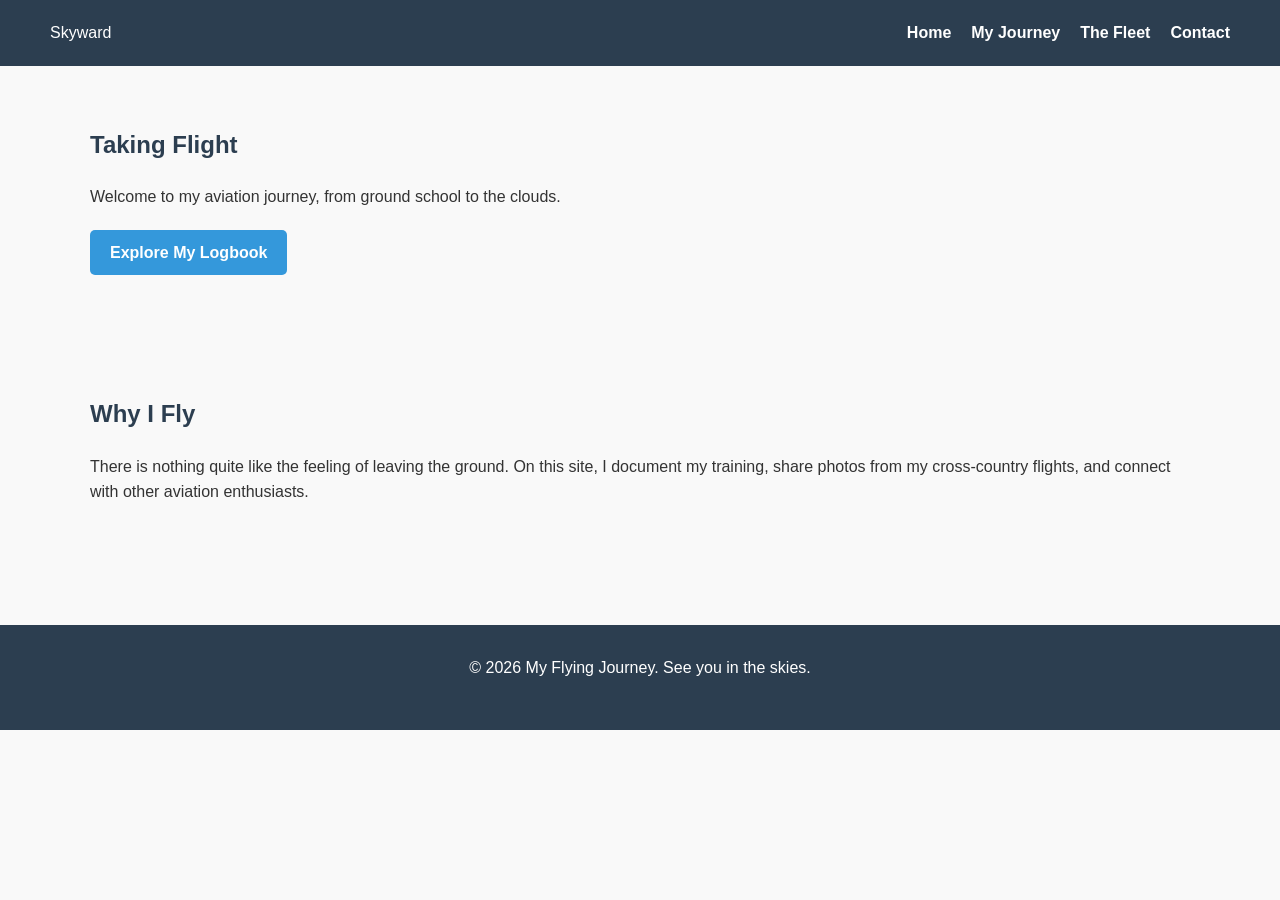
<file: Index.html>
<!DOCTYPE html>
<html lang="en">
<head>
    <meta charset="UTF-8">
    <meta name="viewport" content="width=device-width, initial-scale=1.0">
    <title>My Flying Journey</title>
    <!-- Links to your CSS file for styling -->
    <link rel="stylesheet" href="styles.css">
</head>
<body>

    <!-- Navigation Bar -->
    <nav>
        <div class="logo">Skyward</div>
        <ul class="nav-links">
            <li><a href="#home">Home</a></li>
            <li><a href="#about">My Journey</a></li>
            <li><a href="#fleet">The Fleet</a></li>
            <li><a href="#contact">Contact</a></li>
        </ul>
    </nav>

    <!-- Hero Section (Top visual) -->
    <section id="home" class="hero">
        <div class="hero-content">
            <h1>Taking Flight</h1>
            <p>Welcome to my aviation journey, from ground school to the clouds.</p>
            <a href="#about" class="btn">Explore My Logbook</a>
        </div>
    </section>

    <!-- About Section -->
    <section id="about" class="about">
        <h2>Why I Fly</h2>
        <p>There is nothing quite like the feeling of leaving the ground. On this site, I document my training, share photos from my cross-country flights, and connect with other aviation enthusiasts.</p>
    </section>

    <!-- Footer -->
    <footer>
        <p>&copy; 2026 My Flying Journey. See you in the skies.</p>
    </footer>

</body>
</html>
</file>
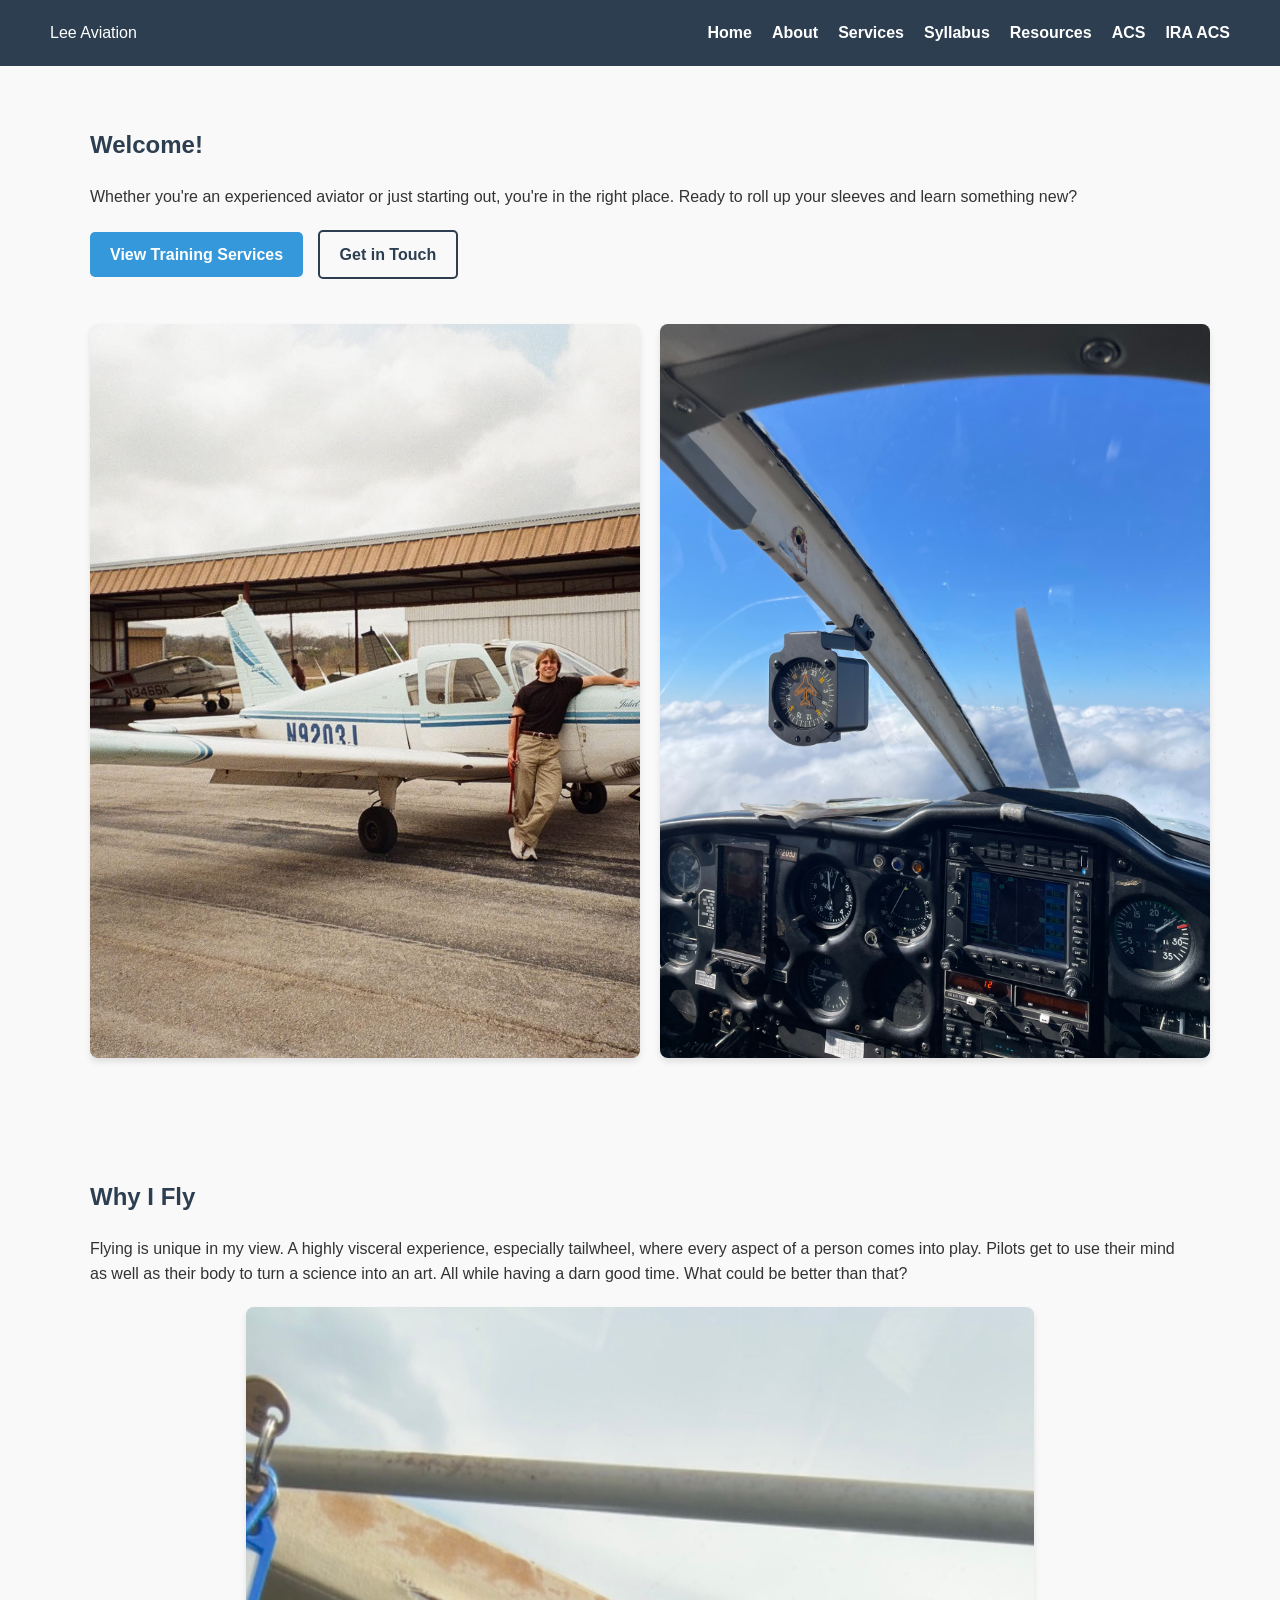
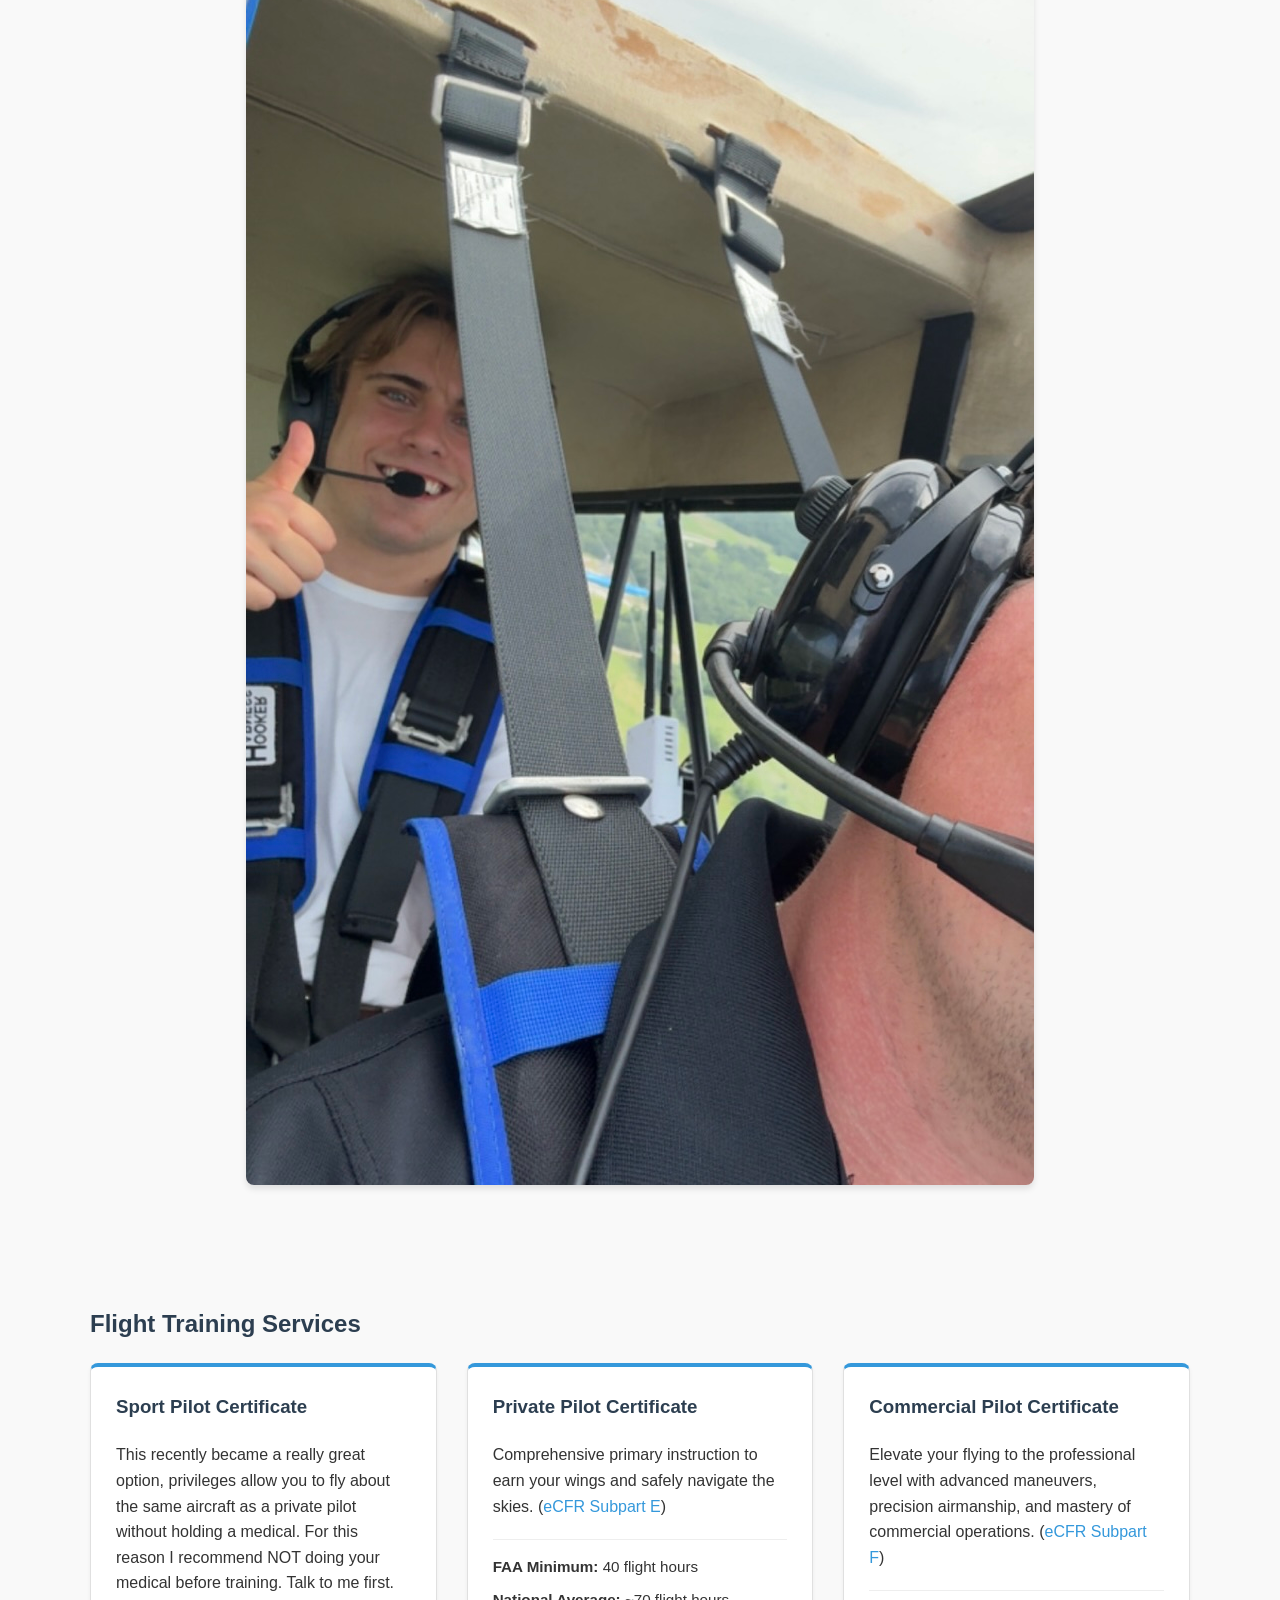
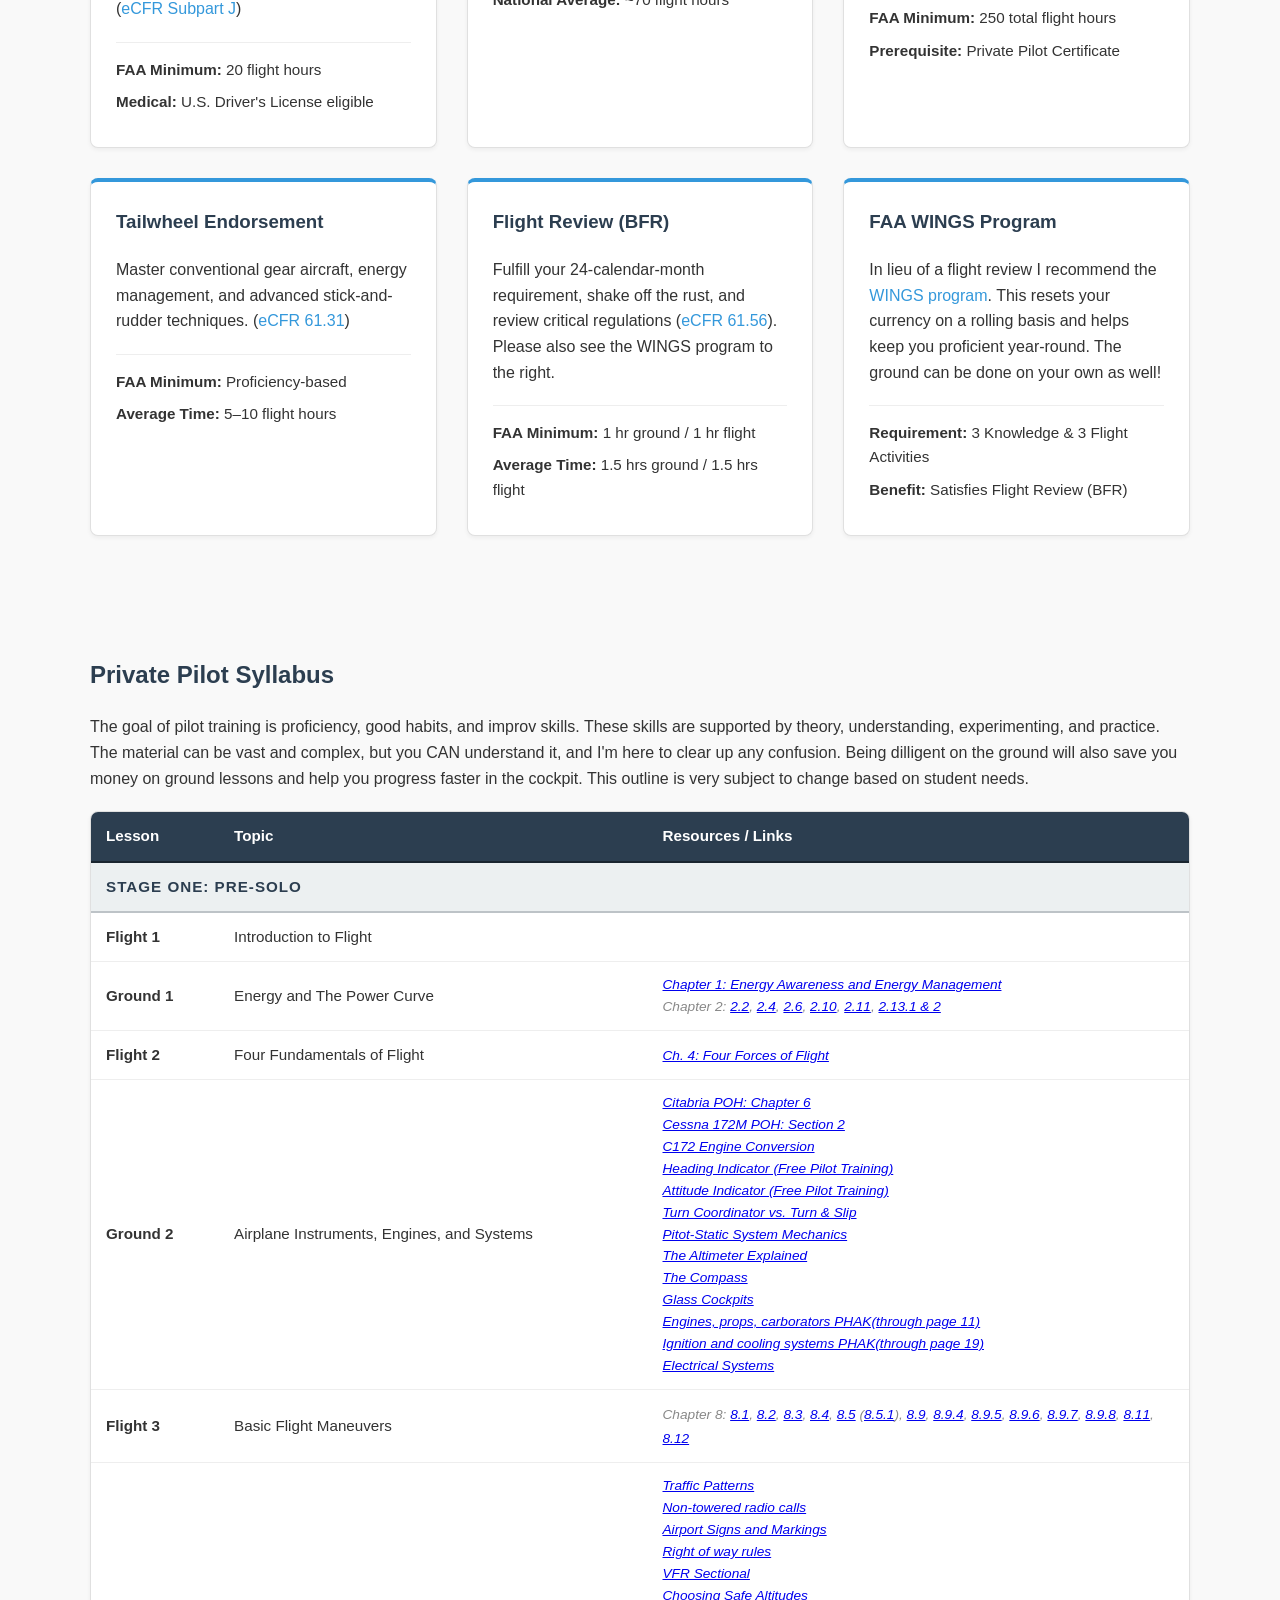
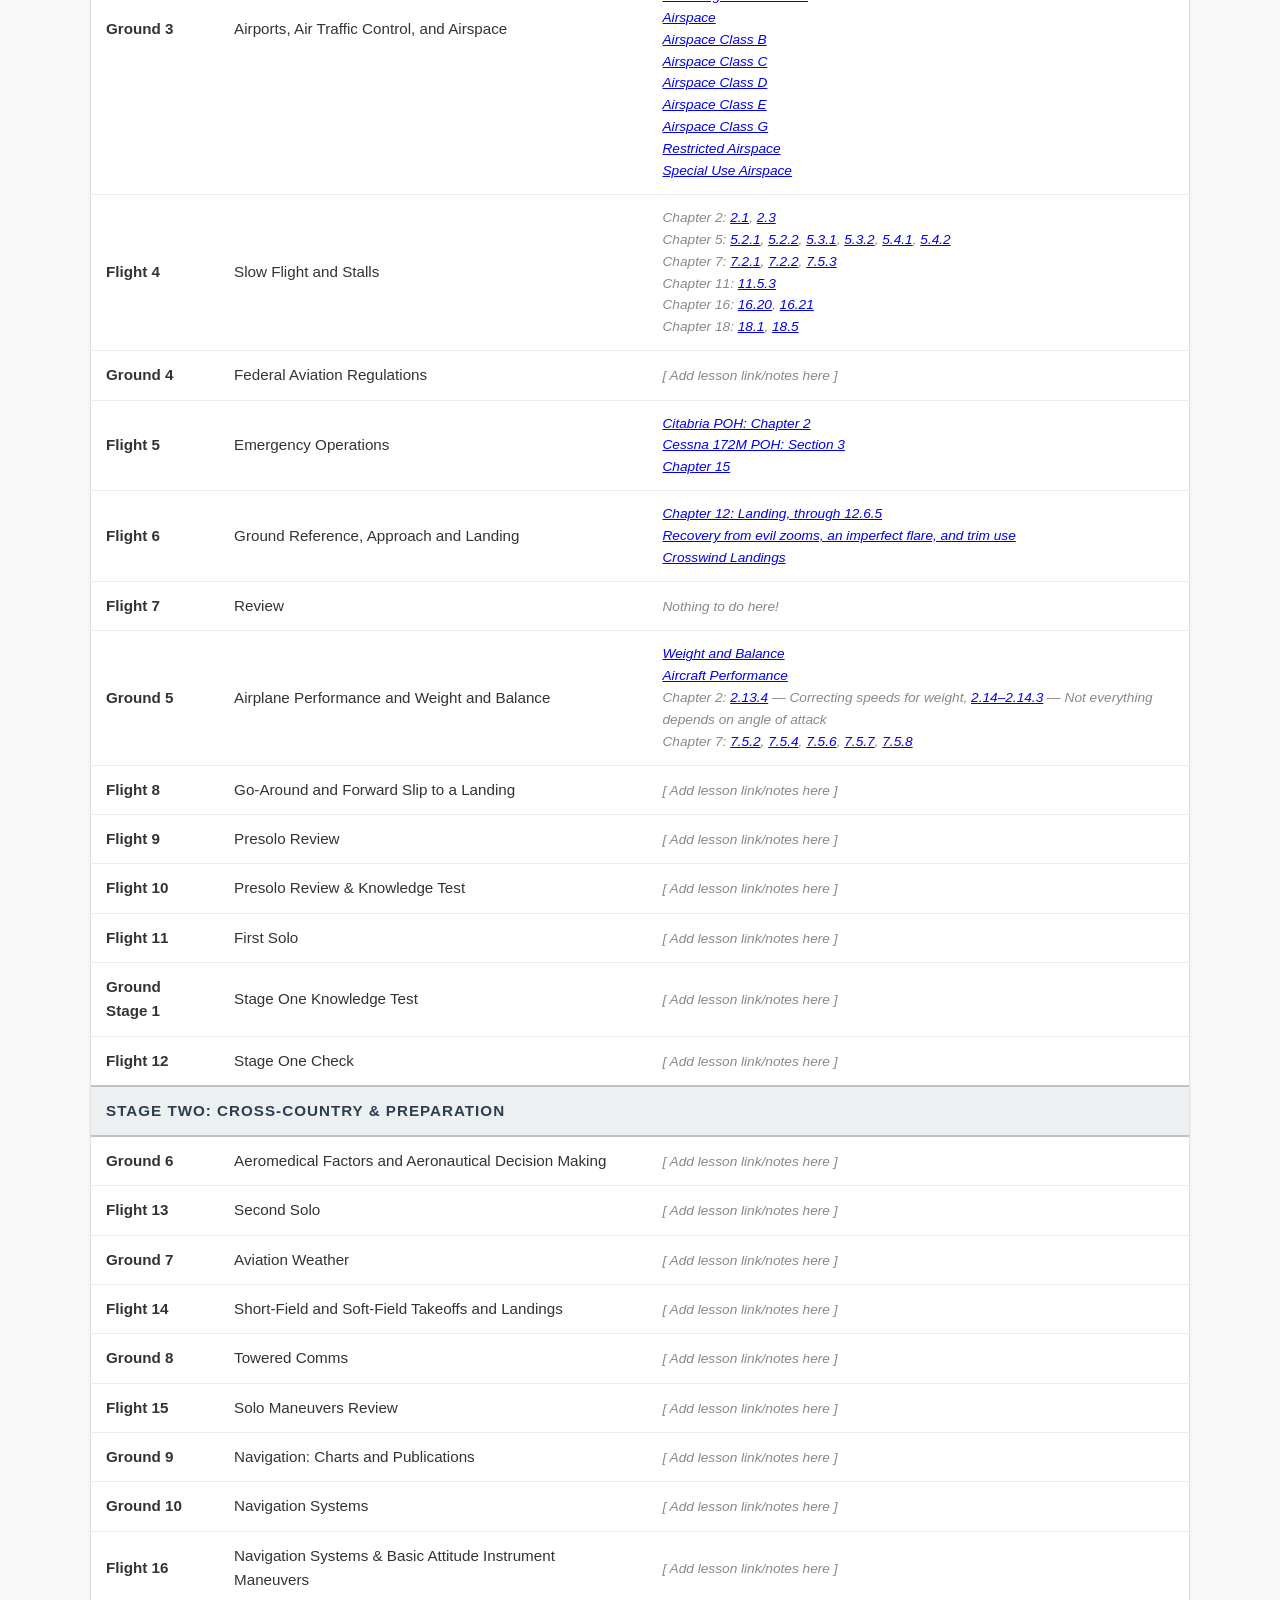
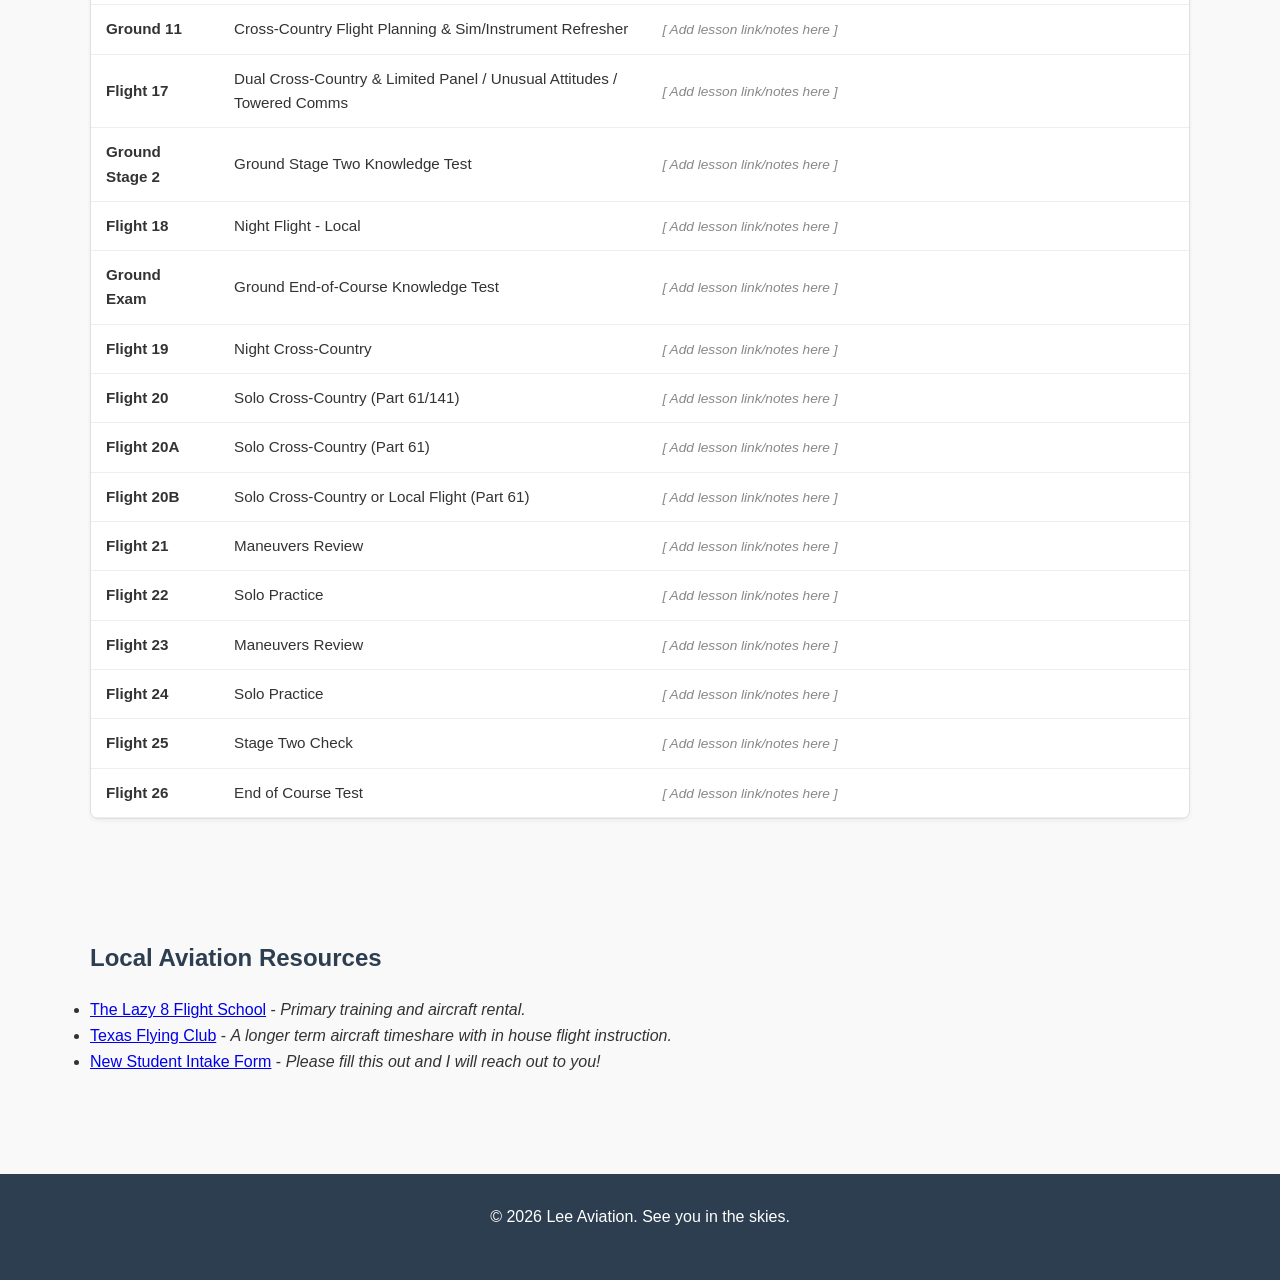
<file: index.html>
<!DOCTYPE html>
<html lang="en">
<head>
    <meta charset="UTF-8">
    <meta name="viewport" content="width=device-width, initial-scale=1.0">
    <title>Lee Aviation | Flight Instruction</title>
    
    <!-- ALL CSS STYLING IS INLINED HERE -->
    <style>
        /* General Reset */
        * {
            margin: 0;
            padding: 0;
            box-sizing: border-box;
            font-family: 'Helvetica Neue', Arial, sans-serif;
        }

        body {
            line-height: 1.6;
            color: #333;
            background-color: #f9f9f9;
        }

        /* Navigation */
        nav {
            display: flex;
            justify-content: space-between;
            align-items: center;
            padding: 20px 50px;
            background-color: #2c3e50;
            color: white;
        }

        .nav-links {
            list-style: none;
            display: flex;
            gap: 20px;
        }

        .nav-links a {
            color: white;
            text-decoration: none;
            font-weight: bold;
        }

        .nav-links a:hover {
            color: #3498db;
        }

        /* Sections */
        section {
            padding: 60px 50px;
            max-width: 1200px;
            margin: 0 auto;
        }

        h1, h2, h3 {
            margin-bottom: 20px;
            color: #2c3e50;
        }

        p {
            margin-bottom: 20px;
        }

        /* Images */
        img {
            max-width: 100%;
            height: auto;
            border-radius: 8px;
            box-shadow: 0 4px 6px rgba(0,0,0,0.1);
            margin-top: 15px;
        }

        .centered-img {
            display: block;
            margin-left: auto;
            margin-right: auto;
        }

        /* Buttons */
        .btn {
            display: inline-block;
            padding: 10px 20px;
            background-color: #3498db;
            color: white;
            text-decoration: none;
            border-radius: 5px;
            font-weight: bold;
            margin-right: 10px;
            margin-bottom: 10px;
        }

        .btn:hover {
            background-color: #2980b9;
        }

        .btn-outline {
            display: inline-block;
            padding: 10px 20px;
            background-color: transparent;
            color: #2c3e50;
            border: 2px solid #2c3e50;
            text-decoration: none;
            border-radius: 5px;
            font-weight: bold;
            margin-bottom: 10px;
        }

        .btn-outline:hover {
            background-color: #2c3e50;
            color: white;
        }

        /* Services Grid */
        .services-grid {
            display: grid;
            grid-template-columns: repeat(auto-fit, minmax(300px, 1fr));
            gap: 30px;
        }

        .service-card {
            background: white;
            border: 1px solid #e0e0e0;
            border-top: 4px solid #3498db;
            padding: 25px;
            border-radius: 8px;
            box-shadow: 0 2px 4px rgba(0,0,0,0.05);
        }

        .service-card ul {
            list-style-type: none;
            margin-top: 15px;
            padding-top: 15px;
            border-top: 1px solid #eee;
        }

        .service-card li {
            margin-bottom: 8px;
            font-size: 0.95em;
        }

        .service-card a {
            color: #3498db;
            text-decoration: none;
        }

        .service-card a:hover {
            text-decoration: underline;
        }

        /* Gleim-Style Syllabus Table */
        .table-container {
            overflow-x: auto;
            background: white;
            border-radius: 8px;
            box-shadow: 0 2px 4px rgba(0,0,0,0.05);
            border: 1px solid #e0e0e0;
        }

        .gleim-table {
            width: 100%;
            border-collapse: collapse;
            text-align: left;
            font-size: 0.95em;
        }

        .gleim-table th {
            background-color: #2c3e50;
            color: white;
            padding: 12px 15px;
            border-bottom: 2px solid #1a252f;
        }

        .gleim-table td {
            padding: 12px 15px;
            border-bottom: 1px solid #eee;
        }

        .gleim-table tr:hover {
            background-color: #f5f5f5;
        }

        .stage-row td {
            background-color: #ecf0f1;
            font-weight: bold;
            color: #2c3e50;
            text-transform: uppercase;
            letter-spacing: 1px;
            border-top: 2px solid #bdc3c7;
            border-bottom: 2px solid #bdc3c7;
        }

        .lesson-link-space {
            color: #888;
            font-style: italic;
            font-size: 0.9em;
        }

        /* Hero Images Layout */
        .hero-images {
            display: flex;
            gap: 20px;
            margin-top: 20px;
        }

        .hero-images img {
            width: 50%;
            object-fit: cover;
        }

        /* Footer */
        footer {
            text-align: center;
            padding: 30px;
            background-color: #2c3e50;
            color: white;
            margin-top: 40px;
        }
    </style>
</head>
<body>

<!-- Navigation Bar -->
    <nav>
        <div class="logo">Lee Aviation</div>
        <ul class="nav-links">
            <li><a href="#home">Home</a></li>
            <li><a href="#about">About</a></li>
            <li><a href="#services">Services</a></li>
            <li><a href="#syllabus">Syllabus</a></li>
            <li><a href="#links">Resources</a></li>
            <li><a href="area-i-preflight-private-commercial (3).html">ACS</a></li>
            <li><a href="instrument-rating-acs.html">IRA ACS</a></li>
        </ul>
    </nav>

    <!-- Hero Section -->
    <section id="home" class="hero">
        <div class="hero-content">
            <h1>Welcome!</h1>
            <p>Whether you're an experienced aviator or just starting out, you're in the right place. Ready to roll up your sleeves and learn something new? </p>
            <a href="#services" class="btn">View Training Services</a>
            <a href="https://docs.google.com/forms/d/e/1FAIpQLScbBGkxco7jLLuhdX9FpA1GyLcWCd-LdAWa5gS0SNd4eLmcwg/viewform?usp=sharing&ouid=100114751609038580791" target="_blank" class="btn-outline">Get in Touch</a>
            
            <div class="hero-images">
                <img src="IMG_0050.jpeg" alt="Cockpit instrument panel view over the clouds">
                <img src="IMG_6598.jpeg" alt="Close up of aircraft instrument panel">
            </div>
        </div>
    </section>

    <!-- About Section -->
    <section id="about" class="about">
        <h2>Why I Fly</h2>
        <p>Flying is unique in my view. A highly visceral experience, especially tailwheel, where every aspect of a person comes into play. Pilots get to use their mind as well as their body to turn a science into an art. All while having a darn good time. What could be better than that?</p>
        <img src="IMG_3892.jpg" alt="Instructor and student in the cockpit" class="centered-img">
    </section>

    <!-- Services Section -->
    <section id="services" class="services">
        <h2>Flight Training Services</h2>
        
        <div class="services-grid">
            <div class="service-card">
                <h3>Sport Pilot Certificate</h3>
                <p> This recently became a really great option, privileges allow you to fly about the same aircraft as a private pilot without holding a medical. For this reason I recommend NOT doing your medical before training. Talk to me first.  (<a href="https://www.ecfr.gov/current/title-14/chapter-I/subchapter-D/part-61/subpart-J" target="_blank">eCFR Subpart J</a>)</p>
                <ul>
                    <li><strong>FAA Minimum:</strong> 20 flight hours</li>
                    <li><strong>Medical:</strong> U.S. Driver's License eligible</li>
                </ul>
            </div>

            <div class="service-card">
                <h3>Private Pilot Certificate</h3>
                <p>Comprehensive primary instruction to earn your wings and safely navigate the skies. (<a href="https://www.ecfr.gov/current/title-14/chapter-I/subchapter-D/part-61/subpart-E" target="_blank">eCFR Subpart E</a>)</p>
                <ul>
                    <li><strong>FAA Minimum:</strong> 40 flight hours</li>
                    <li><strong>National Average:</strong> ~70 flight hours</li>
                </ul>
            </div>

            <div class="service-card">
                <h3>Commercial Pilot Certificate</h3>
                <p>Elevate your flying to the professional level with advanced maneuvers, precision airmanship, and mastery of commercial operations. (<a href="https://www.ecfr.gov/current/title-14/chapter-I/subchapter-D/part-61/subpart-F" target="_blank">eCFR Subpart F</a>)</p>
                <ul>
                    <li><strong>FAA Minimum:</strong> 250 total flight hours</li>
                    <li><strong>Prerequisite:</strong> Private Pilot Certificate</li>
                </ul>
            </div>

            <div class="service-card">
                <h3>Tailwheel Endorsement</h3>
                <p>Master conventional gear aircraft, energy management, and advanced stick-and-rudder techniques. (<a href="https://www.ecfr.gov/current/title-14/chapter-I/subchapter-D/part-61/section-61.31" target="_blank">eCFR 61.31</a>)</p>
                <ul>
                    <li><strong>FAA Minimum:</strong> Proficiency-based</li>
                    <li><strong>Average Time:</strong> 5–10 flight hours</li>
                </ul>
            </div>

            <div class="service-card">
                <h3>Flight Review (BFR)</h3>
                <p>Fulfill your 24-calendar-month requirement, shake off the rust, and review critical regulations (<a href="https://www.ecfr.gov/current/title-14/chapter-I/subchapter-D/part-61/section-61.56" target="_blank">eCFR 61.56</a>). Please also see the WINGS program to the right.</p>
                <ul>
                    <li><strong>FAA Minimum:</strong> 1 hr ground / 1 hr flight</li>
                    <li><strong>Average Time:</strong> 1.5 hrs ground / 1.5 hrs flight</li>
                </ul>
            </div>

            <div class="service-card">
                <h3>FAA WINGS Program</h3>
                <p>In lieu of a flight review I recommend the <a href="https://www.faasafety.gov/" target="_blank">WINGS program</a>. This resets your currency on a rolling basis and helps keep you proficient year-round. The ground can be done on your own as well!</p>
                <ul>
                    <li><strong>Requirement:</strong> 3 Knowledge & 3 Flight Activities</li>
                    <li><strong>Benefit:</strong> Satisfies Flight Review (BFR)</li>
                </ul>
            </div>
        </div>
    </section>

    <!-- Syllabus Section (Gleim Format) -->
    <section id="syllabus" class="syllabus">
        <h2>Private Pilot Syllabus</h2>
        <p>The goal of pilot training is proficiency, good habits, and improv skills. These skills are supported by theory, understanding, experimenting, and practice. The material can be vast and complex, but you CAN understand it, and I'm here to clear up any confusion. Being dilligent on the ground will also save you money on ground lessons and help you progress faster in the cockpit. This outline is very subject to change based on student needs.</p>
        
        <div class="table-container">
            <table class="gleim-table">
                <thead>
                    <tr>
                        <th>Lesson</th>
                        <th>Topic</th>
                        <th>Resources / Links</th>
                    </tr>
                </thead>
                <tbody>
                    <tr class="stage-row">
                        <td colspan="3">STAGE ONE: Pre-Solo</td>
                    </tr>
                    <tr>
                        <td><strong>Flight 1</strong></td>
                        <td>Introduction to Flight</td>
                        <td><span class="lesson-link-space"></span></td>
                    </tr>
                    <tr>
                        <td><strong>Ground 1</strong></td>
                        <td>Energy and The Power Curve</td>
                        <td><span class="lesson-link-space">
    <ul style="list-style-type: none; padding: 0; margin: 0;">
        <li><a href="https://www.av8n.com/how/htm/energy.html" target="_blank">Chapter 1: Energy Awareness and Energy Management</a></li>
        <li>Chapter 2: 
            <a href="https://www.av8n.com/how/htm/aoa.html#sec-def-aoa" target="_blank">2.2</a>, 
            <a href="https://www.av8n.com/how/htm/aoa.html#sec-incidence" target="_blank">2.4</a>, 
            <a href="https://www.av8n.com/how/htm/aoa.html#sec-change-aoa" target="_blank">2.6</a>, 
            <a href="https://www.av8n.com/how/htm/aoa.html#sec-power-attitude-performance" target="_blank">2.10</a>, 
            <a href="https://www.av8n.com/how/htm/aoa.html#sec-power-curve-more" target="_blank">2.11</a>, 
            <a href="https://www.av8n.com/how/htm/aoa.html#sec-ias-aoa" target="_blank">2.13.1 & 2</a>
        </li>
    </ul>
</span></td>
                    </tr>
                    <tr>
                        <td><strong>Flight 2</strong></td>
                        <td>Four Fundamentals of Flight</td>
                        <td><span class="lesson-link-space"><a href="https://www.av8n.com/how/htm/4forces.html"
                        target="_blank"
                        rel="noopener noreferrer">
                        Ch. 4: Four Forces of Flight</a></span></td>
                    </tr>
                    <tr>
                        <td><strong>Ground 2</strong></td>
                        <td>Airplane Instruments, Engines, and Systems</td>
                        <td><span class="lesson-link-space">
    <ul style="list-style-type: none; padding: 0; margin: 0;">
        <li><a href="N5042D POH (1)-compressed.pdf" target="_blank">Citabria POH: Chapter 6</a></li>
        <li><a href="N12976 POH.pdf" target="_blank">Cessna 172M POH: Section 2</a></li>
        <li><a href="N12976 180HP Lycoming O-360 engine STC.pdf" target="_blank">C172 Engine Conversion</a></li>
        <li><a href="https://www.youtube.com/watch?v=JySkSwAnwos&list=PLKGcDgymP_oYkMrMNcc04gr6JMru4E2xH&index=28" target="_blank">Heading Indicator (Free Pilot Training)</a></li>
        <li><a href="https://www.youtube.com/watch?v=ZBU55yIje-Y&list=PLKGcDgymP_oYkMrMNcc04gr6JMru4E2xH&index=29" target="_blank">Attitude Indicator (Free Pilot Training)</a></li>
        <li><a href="https://www.youtube.com/watch?v=_SvHsQZdMZ8&list=PLKGcDgymP_oYkMrMNcc04gr6JMru4E2xH&index=30" target="_blank">Turn Coordinator vs. Turn & Slip</a></li>
        <li><a href="https://www.youtube.com/watch?v=QkfC43VTZaE&list=PLKGcDgymP_oYkMrMNcc04gr6JMru4E2xH&index=31" target="_blank">Pitot-Static System Mechanics</a></li>
        <li><a href="https://www.youtube.com/watch?v=q27N5EFWmpM&list=PLKGcDgymP_oYkMrMNcc04gr6JMru4E2xH&index=32" target="_blank">The Altimeter Explained</a></li>
        <li><a href="https://www.youtube.com/watch?v=WC-iOlckdf4&list=PLKGcDgymP_oYkMrMNcc04gr6JMru4E2xH&index=33" target="_blank">The Compass</a></li>
        <li><a href="https://www.youtube.com/watch?v=oWxeAqcNSJU&list=PLKGcDgymP_oYkMrMNcc04gr6JMru4E2xH&index=34" target="_blank">Glass Cockpits</a></li>
        <li><a href="https://www.faa.gov/sites/faa.gov/files/09_phak_ch7.pdf" target="_blank">Engines, props, carborators PHAK(through page 11)</a></li>
        <li><a href="https://www.faa.gov/sites/faa.gov/files/09_phak_ch7.pdf#page=15" target="_blank">Ignition and cooling systems PHAK(through page 19)</a></li>
        <li><a href="https://youtu.be/2inIC2tjBDs?si=ASbZLVj7MDvCpOuC" target="_blank">Electrical Systems</a></li>
    </ul>
</span></td>
                    </tr>
                    <tr>
                        <td><strong>Flight 3</strong></td>
<td>Basic Flight Maneuvers</td>
<td>
    <span class="lesson-link-space">
        Chapter 8:
        <a href="https://www.av8n.com/how/htm/yaw.html#:~:text=8.1%20Overview"
           target="_blank" rel="noopener noreferrer">8.1</a>,

        <a href="https://www.av8n.com/how/htm/yaw.html#:~:text=8.2%20Yaw%20Stability"
           target="_blank" rel="noopener noreferrer">8.2</a>,

        <a href="https://www.av8n.com/how/htm/yaw.html#:~:text=8.3%20Yaw%20Damping"
           target="_blank" rel="noopener noreferrer">8.3</a>,

        <a href="https://www.av8n.com/how/htm/yaw.html#sec-helical-propwash"
           target="_blank" rel="noopener noreferrer">8.4</a>,

        <a href="https://www.av8n.com/how/htm/yaw.html#sec-p-factor"
           target="_blank" rel="noopener noreferrer">8.5</a>
        (<a href="https://www.av8n.com/how/htm/yaw.html#:~:text=8.5.1%20Blade%20Speed"
            target="_blank" rel="noopener noreferrer">8.5.1</a>),

        <a href="https://www.av8n.com/how/htm/yaw.html#:~:text=8.9%20Rudder%20Usage%20During%20Rolls"
           target="_blank" rel="noopener noreferrer">8.9</a>,

        <a href="https://www.av8n.com/how/htm/yaw.html#:~:text=8.9.4%20Transitory%20Adverse%20Yaw"
           target="_blank" rel="noopener noreferrer">8.9.4</a>,

        <a href="https://www.av8n.com/how/htm/yaw.html#sec-adverse-yaw"
           target="_blank" rel="noopener noreferrer">8.9.5</a>,

        <a href="https://www.av8n.com/how/htm/yaw.html#:~:text=8.9.6%20Yaw-Wise%20Inertia"
           target="_blank" rel="noopener noreferrer">8.9.6</a>,

        <a href="https://www.av8n.com/how/htm/yaw.html#:~:text=8.9.7%20Amount%20of%20Rudder%20Required"
           target="_blank" rel="noopener noreferrer">8.9.7</a>,

        <a href="https://www.av8n.com/how/htm/yaw.html#:~:text=8.9.8%20Summary%3A%20Coordinated%20Turning%20Procedures"
           target="_blank" rel="noopener noreferrer">8.9.8</a>,

        <a href="https://www.av8n.com/how/htm/yaw.html#:~:text=8.11%20Boat%20Turn"
           target="_blank" rel="noopener noreferrer">8.11</a>,

        <a href="https://www.av8n.com/how/htm/yaw.html#:~:text=8.12%20Weathervaning%20During%20Taxi"
           target="_blank" rel="noopener noreferrer">8.12</a>
    </span>
</td>
                    </tr>
                    <tr>
                        <td><strong>Ground 3</strong></td>
                        <td>Airports, Air Traffic Control, and Airspace</td>
                        <td><span class="lesson-link-space">
    <ul style="list-style-type: none; padding: 0; margin: 0;">
        <li><a href="https://www.youtube.com/watch?v=OvR3VQKEIr0&list=PLKGcDgymP_oYkMrMNcc04gr6JMru4E2xH&index=63" target="_blank">Traffic Patterns</a></li>
        <li><a href="https://www.youtube.com/watch?v=-_xBS6vTO9E&list=PLKGcDgymP_oYkMrMNcc04gr6JMru4E2xH&index=36" target="_blank">Non-towered radio calls</a></li>
        <li><a href="https://www.youtube.com/watch?v=Yacx4jNQlgo&list=PLKGcDgymP_oYkMrMNcc04gr6JMru4E2xH&index=62" target="_blank">Airport Signs and Markings</a></li>
        <li><a href="https://www.youtube.com/watch?v=uowNUuqzVyY&list=PLKGcDgymP_oYkMrMNcc04gr6JMru4E2xH&index=56" target="_blank">Right of way rules</a></li>
        <li><a href="https://www.youtube.com/watch?v=TMkqcorBcdU&list=PLKGcDgymP_oYkMrMNcc04gr6JMru4E2xH&index=25" target="_blank">VFR Sectional</a></li>
        <li><a href="https://www.youtube.com/watch?v=5KpJzNHLe-M&list=PLKGcDgymP_oYkMrMNcc04gr6JMru4E2xH&index=26" target="_blank">Choosing Safe Altitudes</a></li>
        <li><a href="https://www.youtube.com/watch?v=ba5MTbfy5Ck&list=PLKGcDgymP_oYkMrMNcc04gr6JMru4E2xH&index=15" target="_blank">Airspace</a></li>
        <li><a href="https://www.youtube.com/watch?v=gS9RgkRIPZ4&list=PLKGcDgymP_oYkMrMNcc04gr6JMru4E2xH&index=16" target="_blank">Airspace Class B</a></li>
        <li><a href="https://www.youtube.com/watch?v=M-2VWNQ2Ukk&list=PLKGcDgymP_oYkMrMNcc04gr6JMru4E2xH&index=17" target="_blank">Airspace Class C</a></li>
        <li><a href="https://www.youtube.com/watch?v=wYH4gQ-pOmE&list=PLKGcDgymP_oYkMrMNcc04gr6JMru4E2xH&index=18" target="_blank">Airspace Class D</a></li>
        <li><a href="https://www.youtube.com/watch?v=uowNUuqzVyY&list=PLKGcDgymP_oYkMrMNcc04gr6JMru4E2xH&index=19" target="_blank">Airspace Class E</a></li>
        <li><a href="https://www.youtube.com/watch?v=0Liq4ZB5m6U&list=PLKGcDgymP_oYkMrMNcc04gr6JMru4E2xH&index=20" target="_blank">Airspace Class G</a></li>
        <li><a href="https://www.youtube.com/watch?v=doKwv3ylx8E&list=PLKGcDgymP_oYkMrMNcc04gr6JMru4E2xH&index=21" target="_blank">Restricted Airspace</a></li>
        <li><a href="https://www.youtube.com/watch?v=MOqtfy45qKQ&list=PLKGcDgymP_oYkMrMNcc04gr6JMru4E2xH&index=22" target="_blank">Special Use Airspace</a></li>
    </ul>
</span></td>
                    </tr>
                    <tr>
    <td><strong>Flight 4</strong></td>
    <td>Slow Flight and Stalls</td>
    <td>
        <span class="lesson-link-space">
            <ul style="list-style-type: none; padding: 0; margin: 0;">

                <li>
                    Chapter 2:
                    <a href="https://www.av8n.com/how/htm/aoa.html#:~:text=The%20Importance%20of%20Angle%20of%20Attack"
                       target="_blank" rel="noopener noreferrer">2.1</a>,
                    <a href="https://www.av8n.com/how/htm/aoa.html#:~:text=Trim%20for%20Angle%20of%20Attack%21"
                       target="_blank" rel="noopener noreferrer">2.3</a>
                </li>

                <li>
                    Chapter 5:
                    <a href="https://www.av8n.com/how/htm/vdamp.html#:~:text=Origins%20of%20Vertical%20Damping"
                       target="_blank" rel="noopener noreferrer">5.2.1</a>,
                    <a href="https://www.av8n.com/how/htm/vdamp.html#:~:text=Loss%20of%20Vertical%20Damping"
                       target="_blank" rel="noopener noreferrer">5.2.2</a>,
                    <a href="https://www.av8n.com/how/htm/vdamp.html#:~:text=Definition%20of%20Stall"
                       target="_blank" rel="noopener noreferrer">5.3.1</a>,
                    <a href="https://www.av8n.com/how/htm/vdamp.html#:~:text=Flying%20Beyond%20the%20Stall%3F"
                       target="_blank" rel="noopener noreferrer">5.3.2</a>,
                    <a href="https://www.av8n.com/how/htm/vdamp.html#:~:text=Origins%20of%20Roll%20Damping"
                       target="_blank" rel="noopener noreferrer">5.4.1</a>,
                    <a href="https://www.av8n.com/how/htm/vdamp.html#:~:text=Loss%20of%20Roll%20Damping"
                       target="_blank" rel="noopener noreferrer">5.4.2</a>
                </li>

                <li>
                    Chapter 7:
                    <a href="https://www.av8n.com/how/htm/power.html#:~:text=Front%20Side%20of%20the%20Power%20Curve"
                       target="_blank" rel="noopener noreferrer">7.2.1</a>,
                    <a href="https://www.av8n.com/how/htm/power.html#:~:text=Back%20Side%20of%20the%20Power%20Curve"
                       target="_blank" rel="noopener noreferrer">7.2.2</a>,
                    <a href="https://www.av8n.com/how/htm/power.html#:~:text=Minimum%20Level-Flight%20Speed"
                       target="_blank" rel="noopener noreferrer">7.5.3</a>
                </li>

                <li>
                    Chapter 11:
                    <a href="https://www.av8n.com/how/htm/snaps.html#:~:text=Slipping%20Increases%20the%20Stall%20Speed"
                       target="_blank" rel="noopener noreferrer">11.5.3</a>
                </li>

                <li>
                    Chapter 16:
                    <a href="https://www.av8n.com/how/htm/maneuver.html#:~:text=Slow%20Flight,-If%20you%20are%20not%20proficient"
                       target="_blank" rel="noopener noreferrer">16.20</a>,
                    <a href="https://www.av8n.com/how/htm/maneuver.html#:~:text=Stall%20Practice,-Preliminaries"
                       target="_blank" rel="noopener noreferrer">16.21</a>
                </li>

                <li>
                    Chapter 18:
                    <a href="https://www.av8n.com/how/htm/spins.html#:~:text=Stalls%3A%20Causes%20and%20Effects"
                       target="_blank" rel="noopener noreferrer">18.1</a>,
                    <a href="https://www.av8n.com/how/htm/spins.html#:~:text=Spin%20Entry"
                       target="_blank" rel="noopener noreferrer">18.5</a>
                </li>

            </ul>
        </span>
    </td>
</tr>
                    <tr>
                        <td><strong>Ground 4</strong></td>
                        <td>Federal Aviation Regulations</td>
                        <td><span class="lesson-link-space">[ Add lesson link/notes here ]</span></td>
                    </tr>
                    </tr>
<tr>
    <td><strong>Flight 5</strong></td>
    <td>Emergency Operations</td>
    <td>
        <span class="lesson-link-space">
            <ul style="list-style-type: none; padding: 0; margin: 0;">
                <li>
                    <a href="N5042D POH (1)-compressed.pdf" target="_blank">
                        Citabria POH: Chapter 2
                    </a>
                </li>
                <li>
                    <a href="N12976 POH.pdf" target="_blank">
                        Cessna 172M POH: Section 3
                    </a>
                </li>
                <li>
                    <a href="https://www.av8n.com/how/htm/emerge.html" target="_blank">
                        Chapter 15
                    </a>
                </li>
            </ul>
        </span>
    </td>
</tr>
<tr>
    <td><strong>Flight 6</strong></td>
    <td>Ground Reference, Approach and Landing</td>
    <td>
        <span class="lesson-link-space">
            <ul style="list-style-type: none; padding: 0; margin: 0;">
                <li>
                    <a href="https://www.av8n.com/how/htm/landing.html"
                       target="_blank"
                       rel="noopener noreferrer">
                        Chapter 12: Landing, through 12.6.5
                <li>
                    <a href="https://www.av8n.com/how/htm/landing.html#sec-evil-zoom"
                       target="_blank"
                       rel="noopener noreferrer">
                        Recovery from evil zooms, an imperfect flare, and trim use 
                    </a>
                <li>
                <li>
                       <a href="https://www.av8n.com/how/htm/landing.html#sec-crosswind-landing"
                       target="_blank"
                       rel="noopener noreferrer">
                        Crosswind Landings 
                    </a>
                </li>
            </ul>
        </span>
    </td>
</tr>
                    </tr>
                    <tr>
                        <td><strong>Flight 7</strong></td>
                        <td>Review</td>
                        <td><span class="lesson-link-space">Nothing to do here!</span></td>
                    </tr>
<tr>
    <td><strong>Ground 5</strong></td>
    <td>Airplane Performance and Weight and Balance</td>
    <td><span class="lesson-link-space">
        <ul style="list-style-type: none; padding: 0; margin: 0;">
            <li><a href="YOUTUBE_LINK_1" target="_blank">Weight and Balance</a></li>
            <li><a href="YOUTUBE_LINK_2" target="_blank">Aircraft Performance</a></li>

<li>
    Chapter 2:
    <a href="https://www.av8n.com/how/htm/aoa.html#:~:text=2.13.4%20Correcting%20for%20Reduced%20Lift%20Requirements"
       target="_blank" rel="noopener noreferrer">2.13.4</a>
    — Correcting speeds for weight,
    
    <a href="https://www.av8n.com/how/htm/aoa.html#:~:text=2.14%20Not%20Everything%20Depends%20on%20Angle%20of%20Attack"
       target="_blank" rel="noopener noreferrer">2.14–2.14.3</a>
    — Not everything depends on angle of attack
</li>

<li>
    Chapter 7:
    <a href="https://www.av8n.com/how/htm/power.html#:~:text=7.5.2%20Best%20Rate%20of%20Climb"
       target="_blank" rel="noopener noreferrer">7.5.2</a>,

    <a href="https://www.av8n.com/how/htm/power.html#:~:text=7.5.4%20Best%20Angle%20of%20Climb"
       target="_blank" rel="noopener noreferrer">7.5.4</a>,

    <a href="https://www.av8n.com/how/htm/power.html#:~:text=7.5.6%20Other%20Power%20and%20Altitude%20Effects"
       target="_blank" rel="noopener noreferrer">7.5.6</a>,

    <a href="https://www.av8n.com/how/htm/power.html#:~:text=7.5.7%20Best%20Glide"
       target="_blank" rel="noopener noreferrer">7.5.7</a>,

    <a href="https://www.av8n.com/how/htm/power.html#:~:text=7.5.8%20Weight%20Effects"
       target="_blank" rel="noopener noreferrer">7.5.8</a>
</li>
        </ul>
    </span></td>
</tr>
                    <tr>
                        <td><strong>Flight 8</strong></td>
                        <td>Go-Around and Forward Slip to a Landing</td>
                        <td><span class="lesson-link-space">[ Add lesson link/notes here ]</span></td>
                    </tr>
                    <tr>
                        <td><strong>Flight 9</strong></td>
                        <td>Presolo Review</td>
                        <td><span class="lesson-link-space">[ Add lesson link/notes here ]</span></td>
                    </tr>
                    <tr>
                        <td><strong>Flight 10</strong></td>
                        <td>Presolo Review & Knowledge Test</td>
                        <td><span class="lesson-link-space">[ Add lesson link/notes here ]</span></td>
                    </tr>
                    <tr>
                        <td><strong>Flight 11</strong></td>
                        <td>First Solo</td>
                        <td><span class="lesson-link-space">[ Add lesson link/notes here ]</span></td>
                    </tr>
                    <tr>
                        <td><strong>Ground Stage 1</strong></td>
                        <td>Stage One Knowledge Test</td>
                        <td><span class="lesson-link-space">[ Add lesson link/notes here ]</span></td>
                    </tr>
                    <tr>
                        <td><strong>Flight 12</strong></td>
                        <td>Stage One Check</td>
                        <td><span class="lesson-link-space">[ Add lesson link/notes here ]</span></td>
                    </tr>

                    <tr class="stage-row">
                        <td colspan="3">STAGE TWO: Cross-Country & Preparation</td>
                    </tr>
                    <tr>
                        <td><strong>Ground 6</strong></td>
                        <td>Aeromedical Factors and Aeronautical Decision Making</td>
                        <td><span class="lesson-link-space">[ Add lesson link/notes here ]</span></td>
                    </tr>
                    <tr>
                        <td><strong>Flight 13</strong></td>
                        <td>Second Solo</td>
                        <td><span class="lesson-link-space">[ Add lesson link/notes here ]</span></td>
                    </tr>
                    <tr>
                        <td><strong>Ground 7</strong></td>
                        <td>Aviation Weather</td>
                        <td><span class="lesson-link-space">[ Add lesson link/notes here ]</span></td>
                    </tr>
                    <tr>
                        <td><strong>Flight 14</strong></td>
                        <td>Short-Field and Soft-Field Takeoffs and Landings</td>
                        <td><span class="lesson-link-space">[ Add lesson link/notes here ]</span></td>
                    </tr>
                    <tr>
                        <td><strong>Ground 8</strong></td>
                        <td>Towered Comms</td>
                        <td><span class="lesson-link-space">[ Add lesson link/notes here ]</span></td>
                    </tr>
                    <tr>
                        <td><strong>Flight 15</strong></td>
                        <td>Solo Maneuvers Review</td>
                        <td><span class="lesson-link-space">[ Add lesson link/notes here ]</span></td>
                    </tr>
                    <tr>
                        <td><strong>Ground 9</strong></td>
                        <td>Navigation: Charts and Publications</td>
                        <td><span class="lesson-link-space">[ Add lesson link/notes here ]</span></td>
                    </tr>
                    <tr>
                        <td><strong>Ground 10</strong></td>
                        <td>Navigation Systems</td>
                        <td><span class="lesson-link-space">[ Add lesson link/notes here ]</span></td>
                    </tr>
                    <tr>
                        <td><strong>Flight 16</strong></td>
                        <td>Navigation Systems & Basic Attitude Instrument Maneuvers</td>
                        <td><span class="lesson-link-space">[ Add lesson link/notes here ]</span></td>
                    </tr>
                    <tr>
                        <td><strong>Ground 11</strong></td>
                        <td>Cross-Country Flight Planning & Sim/Instrument Refresher</td>
                        <td><span class="lesson-link-space">[ Add lesson link/notes here ]</span></td>
                    </tr>
                    <tr>
                        <td><strong>Flight 17</strong></td>
                        <td>Dual Cross-Country & Limited Panel / Unusual Attitudes / Towered Comms</td>
                        <td><span class="lesson-link-space">[ Add lesson link/notes here ]</span></td>
                    </tr>
                    <tr>
                        <td><strong>Ground Stage 2</strong></td>
                        <td>Ground Stage Two Knowledge Test</td>
                        <td><span class="lesson-link-space">[ Add lesson link/notes here ]</span></td>
                    </tr>
                    <tr>
                        <td><strong>Flight 18</strong></td>
                        <td>Night Flight - Local</td>
                        <td><span class="lesson-link-space">[ Add lesson link/notes here ]</span></td>
                    </tr>
                    <tr>
                        <td><strong>Ground Exam</strong></td>
                        <td>Ground End-of-Course Knowledge Test</td>
                        <td><span class="lesson-link-space">[ Add lesson link/notes here ]</span></td>
                    </tr>
                    <tr>
                        <td><strong>Flight 19</strong></td>
                        <td>Night Cross-Country</td>
                        <td><span class="lesson-link-space">[ Add lesson link/notes here ]</span></td>
                    </tr>
                    <tr>
                        <td><strong>Flight 20</strong></td>
                        <td>Solo Cross-Country (Part 61/141)</td>
                        <td><span class="lesson-link-space">[ Add lesson link/notes here ]</span></td>
                    </tr>
                    <tr>
                        <td><strong>Flight 20A</strong></td>
                        <td>Solo Cross-Country (Part 61)</td>
                        <td><span class="lesson-link-space">[ Add lesson link/notes here ]</span></td>
                    </tr>
                    <tr>
                        <td><strong>Flight 20B</strong></td>
                        <td>Solo Cross-Country or Local Flight (Part 61)</td>
                        <td><span class="lesson-link-space">[ Add lesson link/notes here ]</span></td>
                    </tr>
                    <tr>
                        <td><strong>Flight 21</strong></td>
                        <td>Maneuvers Review</td>
                        <td><span class="lesson-link-space">[ Add lesson link/notes here ]</span></td>
                    </tr>
                    <tr>
                        <td><strong>Flight 22</strong></td>
                        <td>Solo Practice</td>
                        <td><span class="lesson-link-space">[ Add lesson link/notes here ]</span></td>
                    </tr>
                    <tr>
                        <td><strong>Flight 23</strong></td>
                        <td>Maneuvers Review</td>
                        <td><span class="lesson-link-space">[ Add lesson link/notes here ]</span></td>
                    </tr>
                    <tr>
                        <td><strong>Flight 24</strong></td>
                        <td>Solo Practice</td>
                        <td><span class="lesson-link-space">[ Add lesson link/notes here ]</span></td>
                    </tr>
                    <tr>
                        <td><strong>Flight 25</strong></td>
                        <td>Stage Two Check</td>
                        <td><span class="lesson-link-space">[ Add lesson link/notes here ]</span></td>
                    </tr>
                    <tr>
                        <td><strong>Flight 26</strong></td>
                        <td>End of Course Test</td>
                        <td><span class="lesson-link-space">[ Add lesson link/notes here ]</span></td>
                    </tr>
                </tbody>
            </table>
        </div>
    </section>

    <!-- Links Section -->
    <section id="links" class="links">
        <h2>Local Aviation Resources</h2>
        <ul class="links-list">
            <li><a href="https://www.thelazyeightflightschool.com/" target="_blank">The Lazy 8 Flight School</a> - <em>Primary training and aircraft rental.</em></li>
            <li><a href="https://www.texasflyingclub.com/" target="_blank">Texas Flying Club</a> - <em>A longer term aircraft timeshare with in house flight instruction.</em></li>
            <li><a href="https://docs.google.com/forms/d/e/1FAIpQLScbBGkxco7jLLuhdX9FpA1GyLcWCd-LdAWa5gS0SNd4eLmcwg/viewform?usp=sharing&ouid=100114751609038580791" target="_blank">New Student Intake Form</a> - <em>Please fill this out and I will reach out to you!</em></li>
        </ul>
    </section>

    <!-- Footer -->
    <footer>
        <p>&copy; 2026 Lee Aviation. See you in the skies.</p>
    </footer>

</body>
</html>
</file>
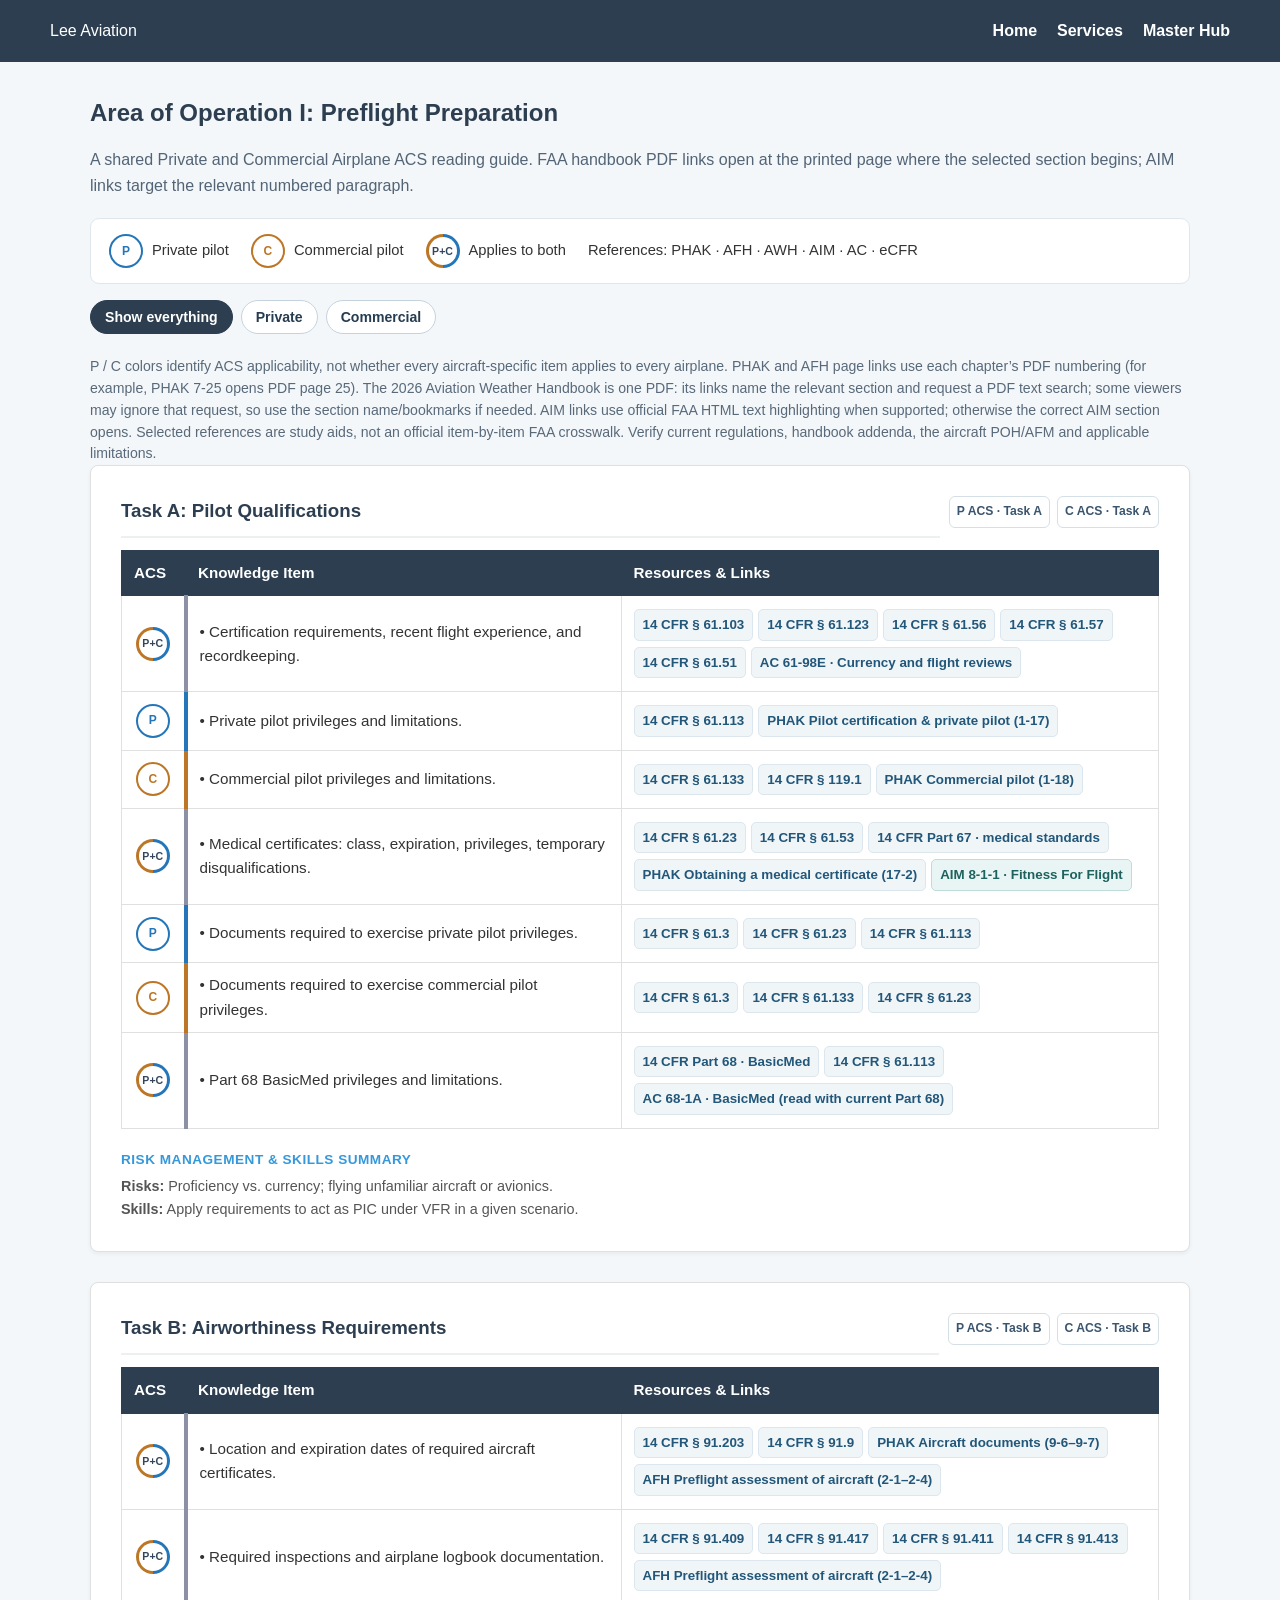
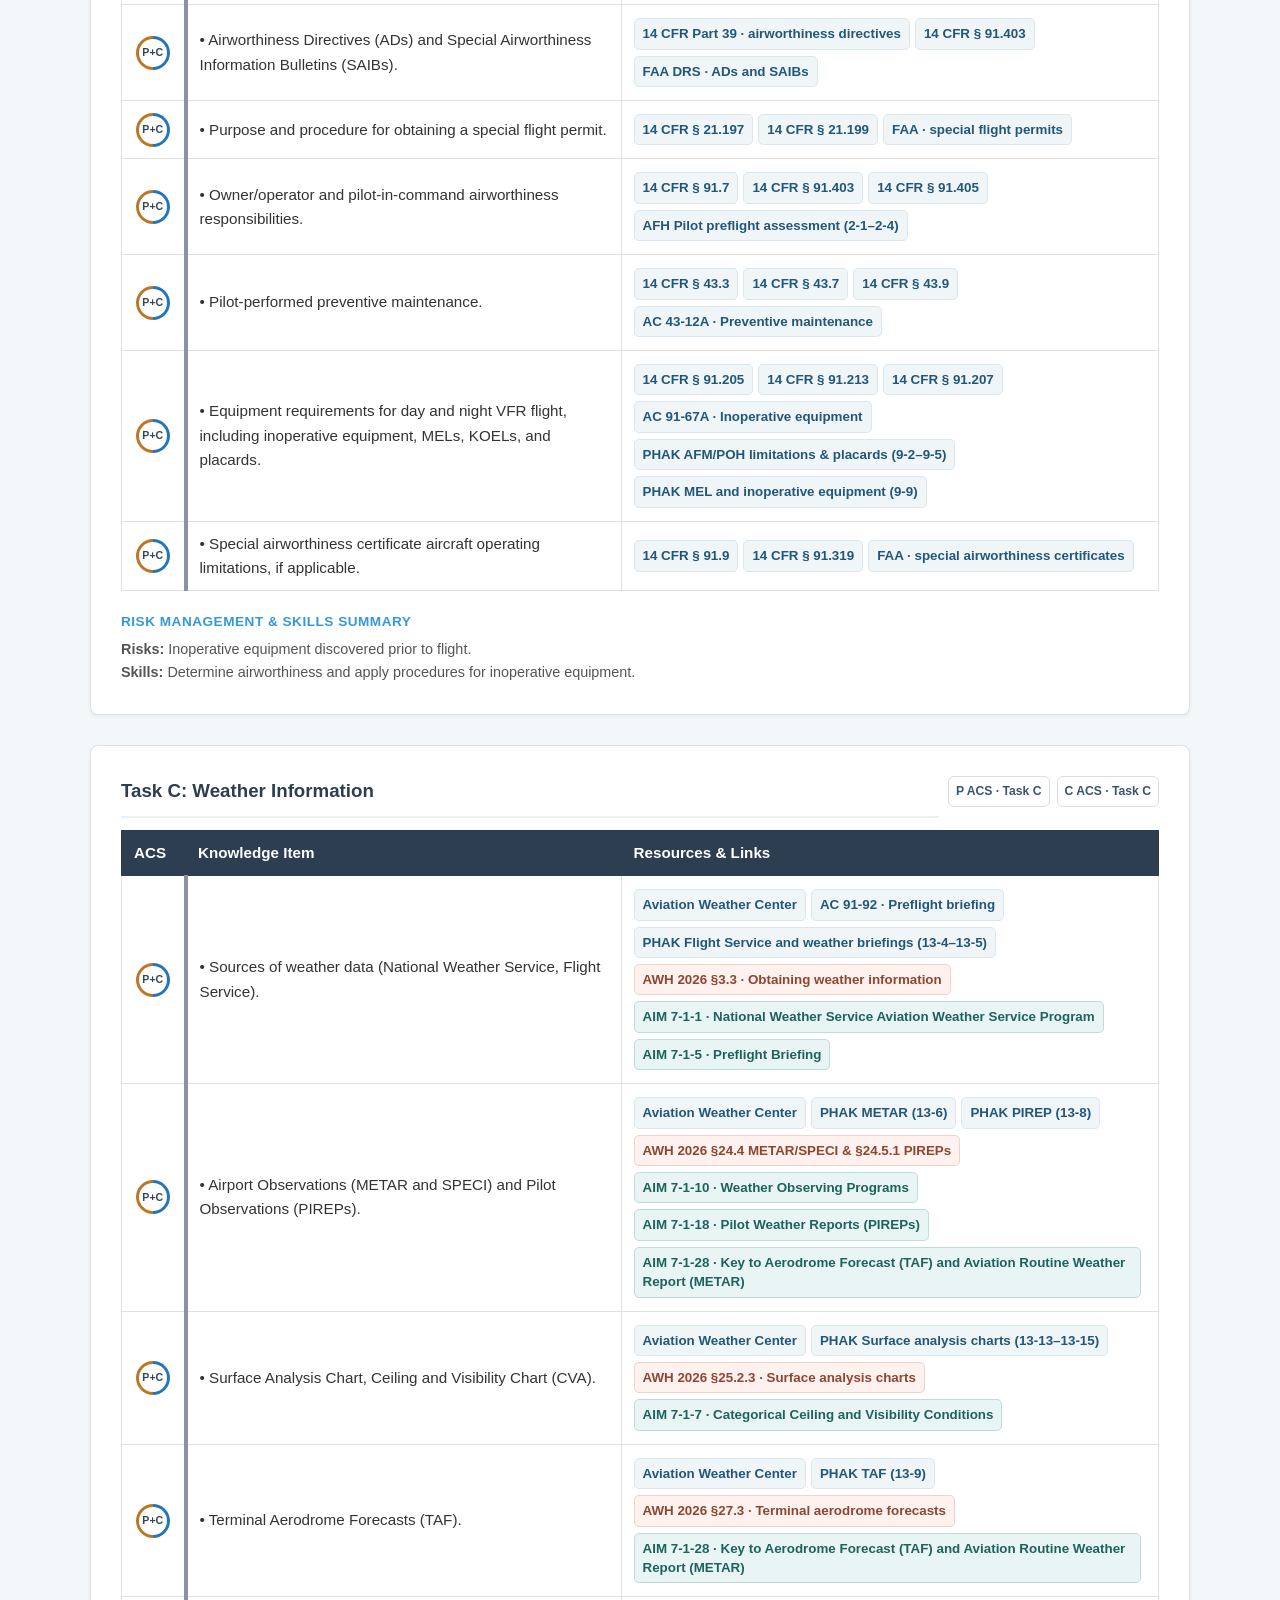
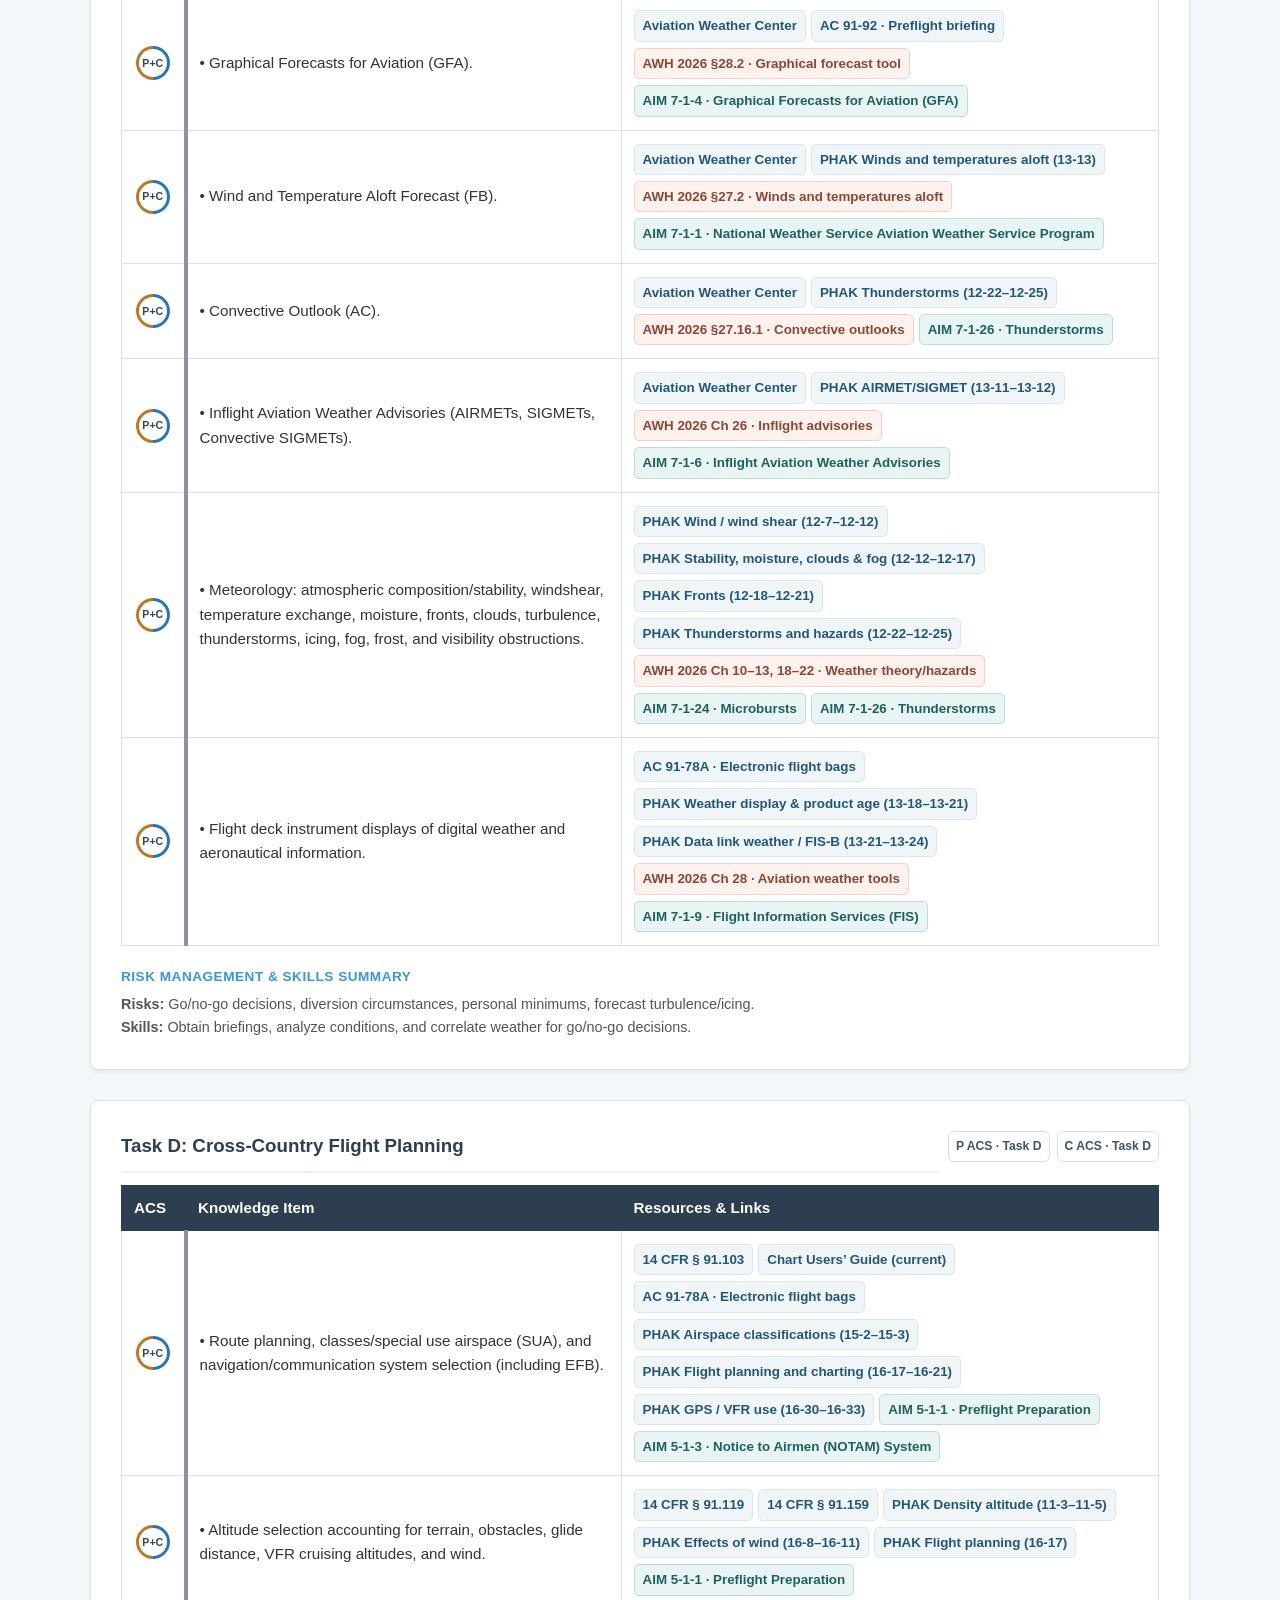
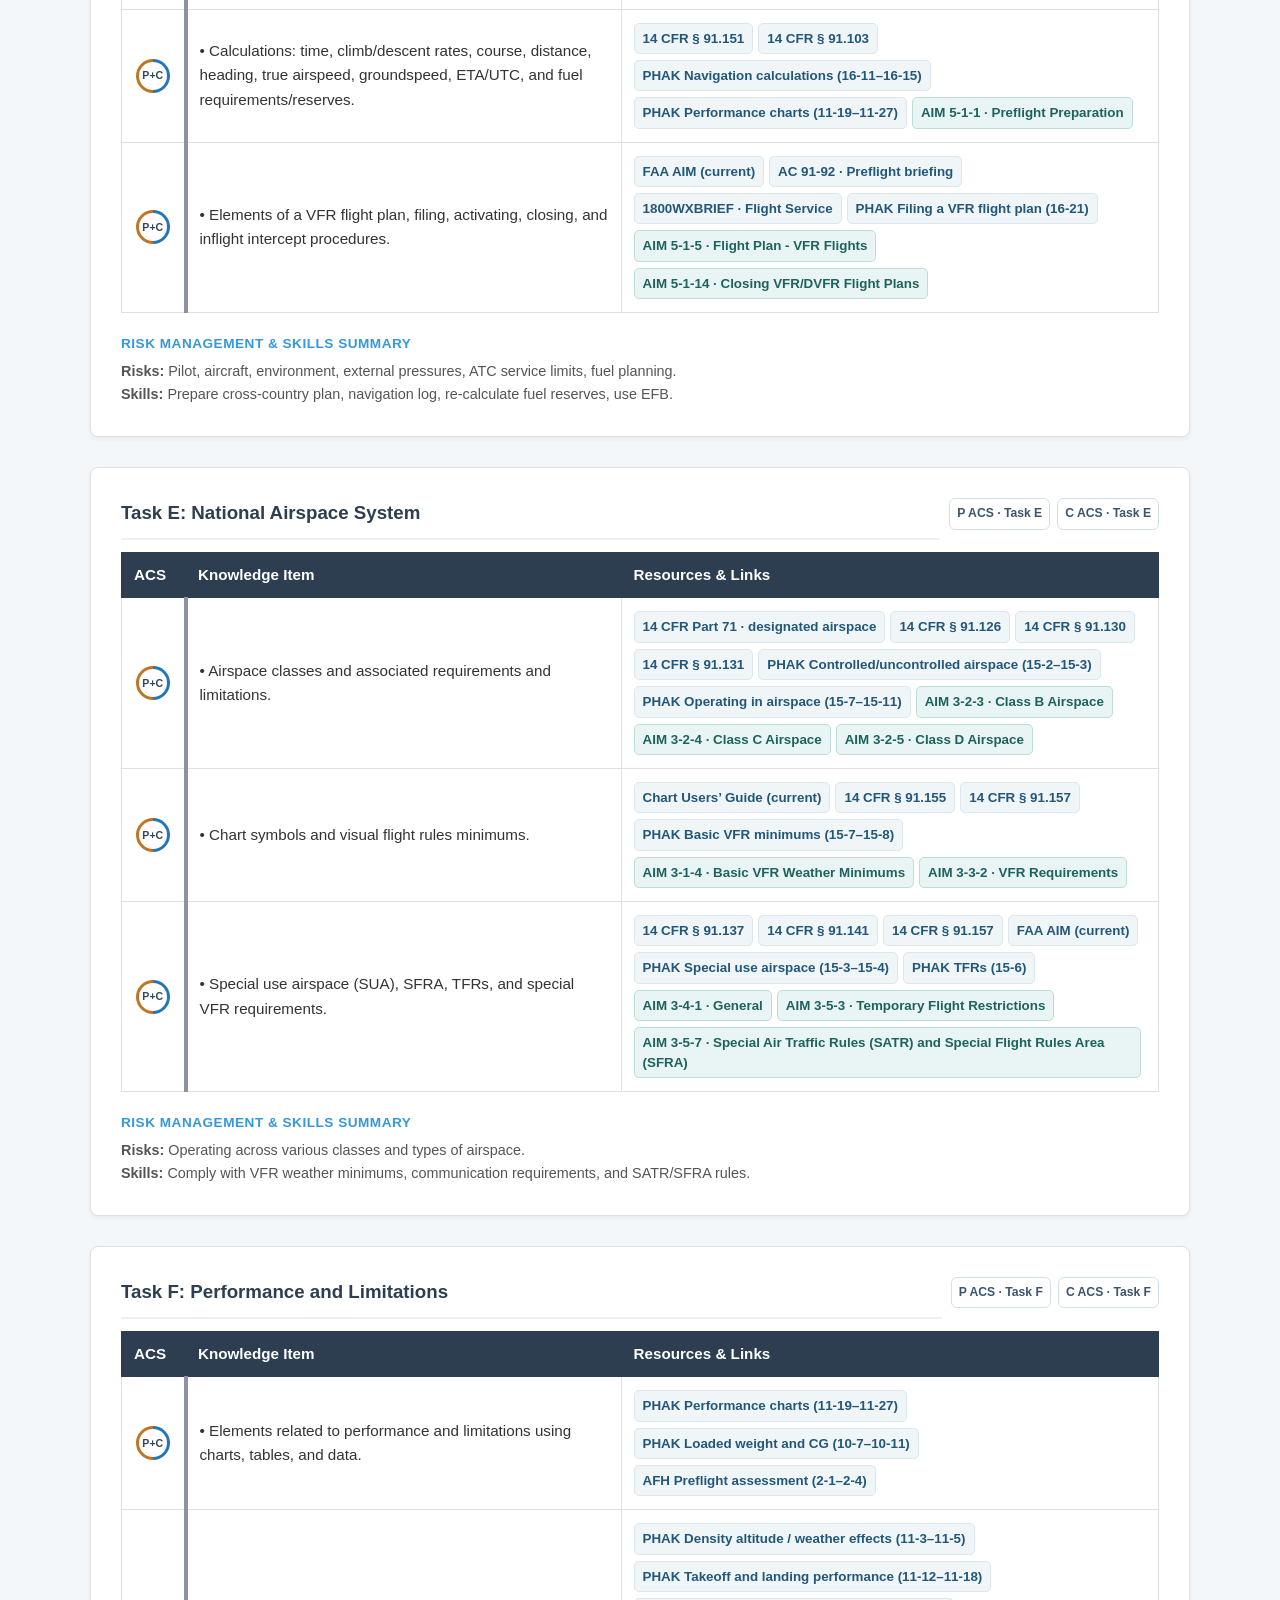
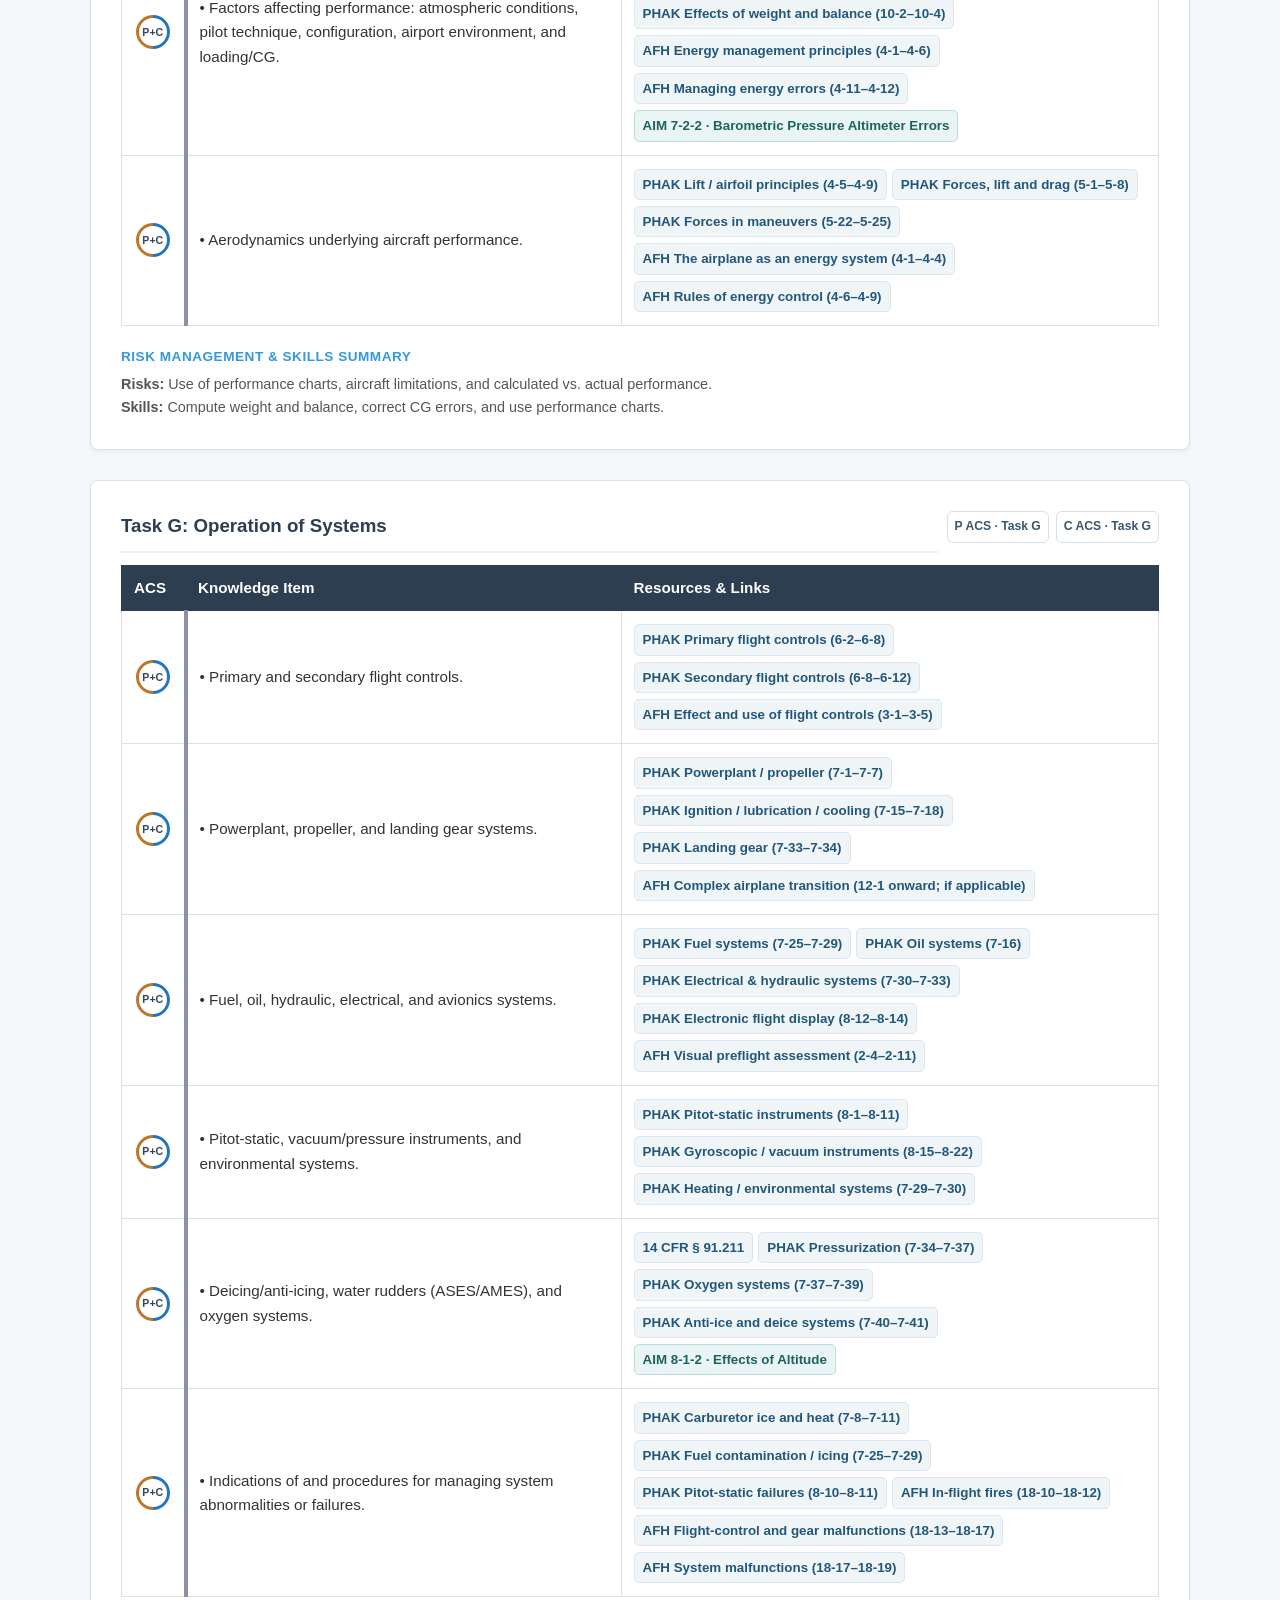
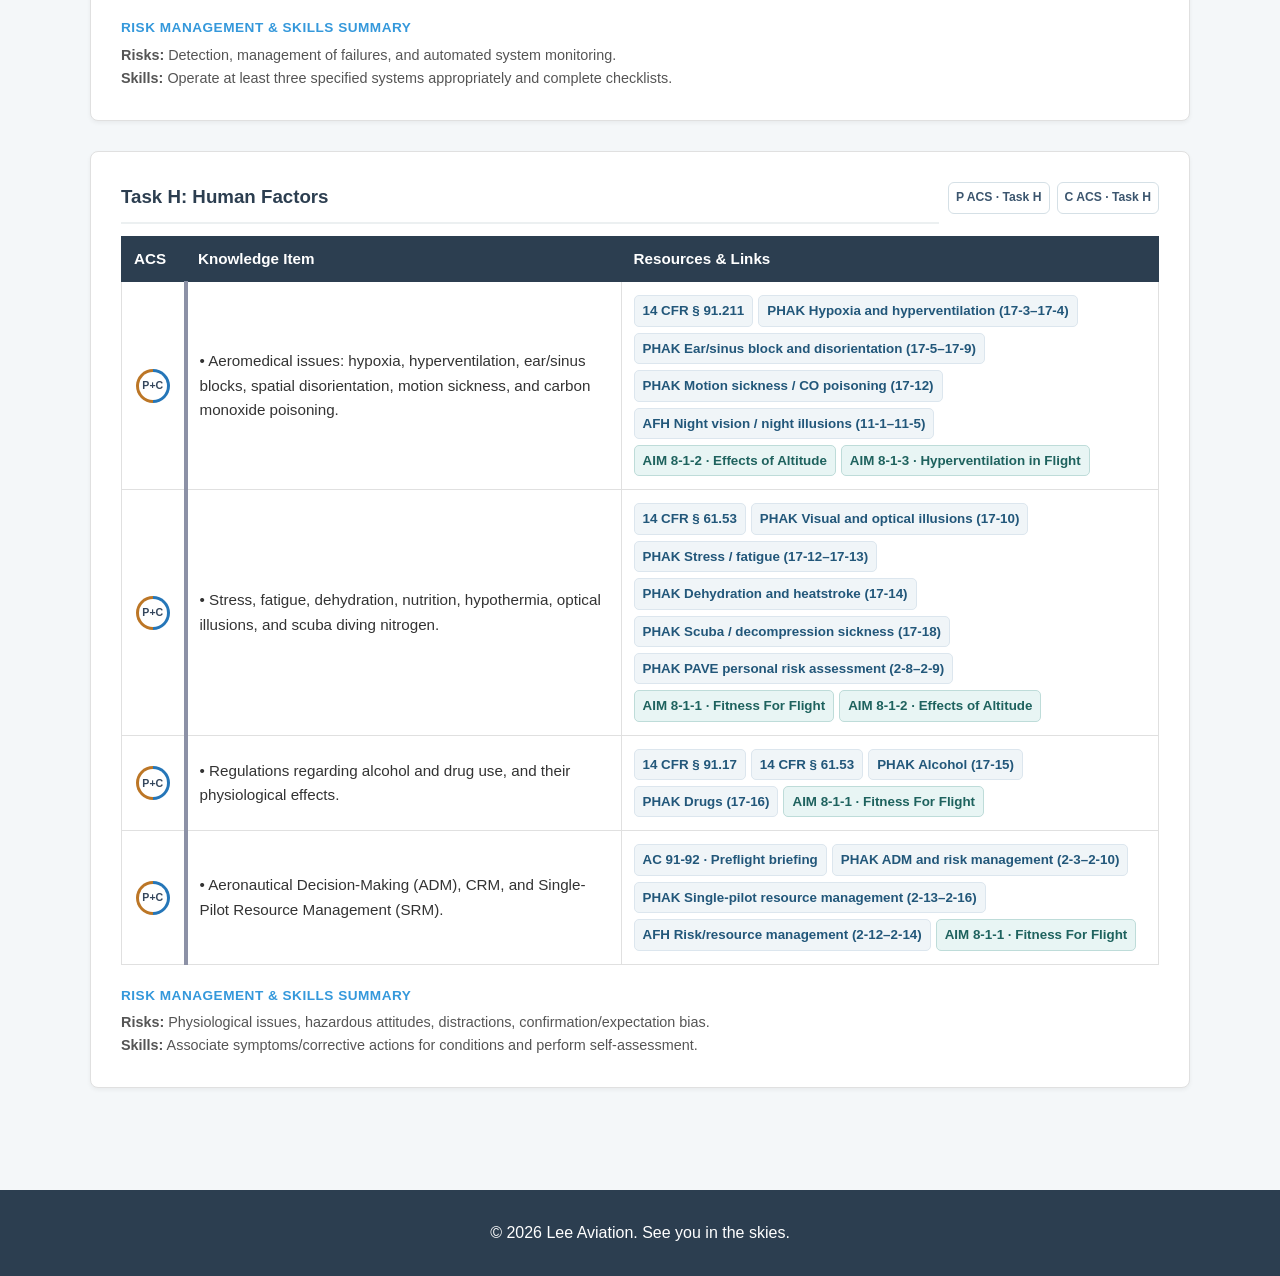
<file: area-i-preflight-private-commercial (1).html>
<!DOCTYPE html>

<html lang="en">
<head>
<meta charset="utf-8"/>
<meta content="width=device-width, initial-scale=1.0" name="viewport"/>
<title>Area I: Private &amp; Commercial Preflight Preparation | Lee Aviation</title>
<style>
        * {
            margin: 0;
            padding: 0;
            box-sizing: border-box;
            font-family: 'Helvetica Neue', Arial, sans-serif;
        }

        body {
            line-height: 1.6;
            color: #333;
            background-color: #f9f9f9;
        }

        nav {
            display: flex;
            justify-content: space-between;
            align-items: center;
            padding: 20px 50px;
            background-color: #2c3e50;
            color: white;
        }

        .nav-links {
            list-style: none;
            display: flex;
            gap: 20px;
        }

        .nav-links a {
            color: white;
            text-decoration: none;
            font-weight: bold;
        }

        .nav-links a:hover {
            color: #3498db;
        }

        section {
            padding: 50px;
            max-width: 1200px;
            margin: 0 auto;
        }

        h2, h3 {
            color: #2c3e50;
            margin-bottom: 15px;
        }

        .content-card {
            background: white;
            border: 1px solid #e0e0e0;
            padding: 30px;
            border-radius: 8px;
            margin-bottom: 30px;
            box-shadow: 0 2px 4px rgba(0,0,0,0.05);
        }

        .content-card h3 {
            border-bottom: 2px solid #ecf0f1;
            padding-bottom: 10px;
            margin-bottom: 20px;
            color: #2c3e50;
        }

        .resource-table {
            width: 100%;
            border-collapse: collapse;
            margin-top: 10px;
            margin-bottom: 20px;
            font-size: 0.95em;
        }

        .resource-table th {
            background-color: #2c3e50;
            color: white;
            padding: 10px 12px;
            text-align: left;
            border: 1px solid #2c3e50;
        }

        .resource-table td {
            padding: 10px 12px;
            border: 1px solid #e0e0e0;
            vertical-align: middle;
        }

        .resource-table tr:hover {
            background-color: #f5f5f5;
        }

        .link-col {
            width: 40%;
            color: #888;
            font-style: italic;
        }

        .link-col a {
            color: #3498db;
            text-decoration: none;
            font-weight: bold;
            font-style: normal;
        }

        .link-col a:hover {
            text-decoration: underline;
        }

        .section-subhead {
            font-weight: bold;
            color: #3498db;
            margin-top: 15px;
            margin-bottom: 5px;
            text-transform: uppercase;
            font-size: 0.85em;
            letter-spacing: 0.5px;
        }

        footer {
            text-align: center;
            padding: 30px;
            background-color: #2c3e50;
            color: white;
            margin-top: 40px;
        }
    
:root{--private:#2576b8;--commercial:#bc7626;--ink:#243b53;--muted:#65758a;}
body{background:#f4f7f9;}
nav{padding:18px clamp(18px,4vw,50px);}
section{padding:32px clamp(12px,4vw,50px);}
.content-card{padding:clamp(16px,3vw,30px);}
.intro{color:#526476;margin:8px 0 18px;}
.legend{display:flex;align-items:center;flex-wrap:wrap;gap:12px 22px;background:#fff;border:1px solid #dfe7ed;border-radius:9px;padding:15px 18px;margin:20px 0 12px;}
.legend-pair{display:inline-flex;align-items:center;gap:9px;font-size:.92rem;}
.roundel{width:34px;height:34px;flex:0 0 34px;display:inline-flex;align-items:center;justify-content:center;border-radius:50%;background:white;font-size:.75rem;font-weight:800;font-style:normal;}
.roundel.private{border:2.5px solid var(--private);color:var(--private)}
.roundel.commercial{border:2.5px solid var(--commercial);color:var(--commercial)}
.roundel.both{border:3px solid transparent;background:linear-gradient(white,white) padding-box,conic-gradient(var(--private) 0% 50%,var(--commercial) 50% 100%) border-box;color:#34465c;font-size:.66rem;}
.scope-cell{width:60px;text-align:center;}
.resource-table td.scope-cell{padding:8px;text-align:center;}
.resource-table td.topic-cell{font-weight:500;}
.resource-table th{white-space:normal;}
.resource-table td a.source-link{display:inline-block;background:#f0f5f8;border:1px solid #dce6ee;color:#22577a;border-radius:5px;padding:5px 8px;margin:3px 5px 3px 0;font-size:.88em;text-decoration:none;font-weight:600;line-height:1.45;}
.resource-table td a.source-link:hover,.resource-table td a.source-link:focus-visible{background:#e1edf7;text-decoration:underline;outline-offset:2px;}
.source-link.reg{background:#edf5fd;border-color:#c9dff1;color:#225d91;}
.source-link.ac{background:#fbf3e7;border-color:#eddfc9;color:#815117;}
.source-link.afh{background:#f0f5ed;border-color:#d8e6d1;color:#426439;}
.source-link.phak{background:#f1eff9;border-color:#ded7f1;color:#5d4c8d;}
.resource-table tr[data-scope="private"] td.topic-cell{border-left:4px solid var(--private)}
.resource-table tr[data-scope="commercial"] td.topic-cell{border-left:4px solid var(--commercial)}
.resource-table tr[data-scope="both"] td.topic-cell{border-left:4px solid #8c91a6}
.filters{display:flex;gap:8px;flex-wrap:wrap;align-items:center;margin:16px 0 22px;}
.filters button{border:1px solid #c6d3de;border-radius:20px;background:#fff;color:#263c50;padding:8px 14px;cursor:pointer;font-size:.88rem;font-weight:700;}
.filters button[aria-pressed="true"]{background:#2c3e50;color:#fff;border-color:#2c3e50;}
.filters button:focus-visible{outline:3px solid #74add2;outline-offset:2px}
.small-note{color:#58697a;font-size:.88em;line-height:1.55;}
.source-head{display:flex;justify-content:space-between;align-items:start;flex-wrap:wrap;gap:9px;margin:0 0 12px;}
.source-head h3{margin:0;flex:1;}
.acs-pointers{display:flex;flex-wrap:wrap;gap:7px;}
.acs-pointers a{font-size:.76rem;font-weight:700;border:1px solid #d5e0e6;border-radius:6px;padding:5px 7px;text-decoration:none;color:#3b556e;}
.acs-pointers a:hover{text-decoration:underline;}
.resource-table{table-layout:fixed;}
.resource-table th:first-child{width:64px;}
.resource-table th:nth-child(2){width:42%;}
.resource-table th:nth-child(3){width:auto;}
@media(max-width:710px){.resource-table{table-layout:auto;font-size:.85em;}.resource-table th:first-child{width:48px;}.resource-table th:nth-child(2){width:36%;}.resource-table td{padding:8px 6px;}.resource-table td a.source-link{padding:4px 5px;margin:2px 1px;}.roundel{width:29px;height:29px;flex-basis:29px;font-size:.69rem;}.roundel.both{font-size:.58rem;}}
@media print{nav,.filters{display:none}.content-card{break-inside:avoid}.resource-table tr{break-inside:avoid}body{background:#fff}}

.resource-table tr[hidden],.content-card[hidden]{display:none!important;}

.source-link.aim{background:#e8f5f4!important;border-color:#bedcd9!important;color:#1e625e!important}.source-link.weather{background:#fff1ed!important;border-color:#f0d2c8!important;color:#8b4733!important}
</style>
</head>
<body>
<!-- Navigation Bar -->
<nav>
<div class="logo">Lee Aviation</div>
<ul class="nav-links">
<li><a href="index.html#home">Home</a></li>
<li><a href="index.html#services">Services</a></li>
<li><a href="master-acs.html">Master Hub</a></li>
</ul>
</nav>
<section>
<h2>Area of Operation I: Preflight Preparation</h2>
<p class="intro">A shared Private and Commercial Airplane ACS reading guide. FAA handbook PDF links open at the printed page where the selected section begins; AIM links target the relevant numbered paragraph.</p><div aria-label="Certificate color legend" class="legend" role="note"><span class="legend-pair"><span aria-hidden="true" class="roundel private">P</span>Private pilot</span><span class="legend-pair"><span aria-hidden="true" class="roundel commercial">C</span>Commercial pilot</span><span class="legend-pair"><span aria-hidden="true" class="roundel both">P+C</span>Applies to both</span><span class="legend-pair">References: PHAK · AFH · AWH · AIM · AC · eCFR</span></div><div aria-label="Show material for certificate" class="filters" role="group"><button aria-pressed="true" data-filter="all" type="button">Show everything</button><button aria-pressed="false" data-filter="private" type="button">Private</button><button aria-pressed="false" data-filter="commercial" type="button">Commercial</button></div><p class="small-note">P / C colors identify ACS applicability, not whether every aircraft-specific item applies to every airplane. PHAK and AFH page links use each chapter’s PDF numbering (for example, PHAK 7-25 opens PDF page 25). The 2026 Aviation Weather Handbook is one PDF: its links name the relevant section and request a PDF text search; some viewers may ignore that request, so use the section name/bookmarks if needed. AIM links use official FAA HTML text highlighting when supported; otherwise the correct AIM section opens. Selected references are study aids, not an official item-by-item FAA crosswalk. Verify current regulations, handbook addenda, the aircraft POH/AFM and applicable limitations.</p>
<!-- TASK A -->
<div class="content-card">
<div class="source-head"><h3>Task A: Pilot Qualifications</h3><div class="acs-pointers"><a href="https://www.faa.gov/training_testing/testing/acs/private_airplane_acs_6.pdf#page=10" rel="noopener noreferrer" target="_blank">P ACS · Task A</a><a href="https://www.faa.gov/training_testing/testing/acs/commercial_airplane_acs_7.pdf#page=9" rel="noopener noreferrer" target="_blank">C ACS · Task A</a></div></div>
<table class="resource-table">
<thead>
<tr><th scope="col">ACS</th>
<th>Knowledge Item</th>
<th>Resources &amp; Links</th>
</tr>
</thead>
<tbody>
<tr data-scope="both" data-task="A"><td class="scope-cell"><span aria-label="Private and Commercial pilots" class="roundel both">P+C</span></td>
<td class="topic-cell">• Certification requirements, recent flight experience, and recordkeeping.</td>
<td class="link-col"><a class="source-link reg" href="https://www.ecfr.gov/current/title-14/part-61/section-61.103" rel="noopener noreferrer" target="_blank">14 CFR § 61.103</a><a class="source-link reg" href="https://www.ecfr.gov/current/title-14/part-61/section-61.123" rel="noopener noreferrer" target="_blank">14 CFR § 61.123</a><a class="source-link reg" href="https://www.ecfr.gov/current/title-14/part-61/section-61.56" rel="noopener noreferrer" target="_blank">14 CFR § 61.56</a><a class="source-link reg" href="https://www.ecfr.gov/current/title-14/part-61/section-61.57" rel="noopener noreferrer" target="_blank">14 CFR § 61.57</a><a class="source-link reg" href="https://www.ecfr.gov/current/title-14/part-61/section-61.51" rel="noopener noreferrer" target="_blank">14 CFR § 61.51</a><a class="source-link ac" href="https://www.faa.gov/regulations_policies/advisory_circulars/index.cfm/go/document.information/documentID/1043281" rel="noopener noreferrer" target="_blank">AC 61-98E · Currency and flight reviews</a></td>
</tr>
<tr data-scope="private" data-task="A"><td class="scope-cell"><span aria-label="Private pilot only" class="roundel private">P</span></td>
<td class="topic-cell">• Private pilot privileges and limitations.</td>
<td class="link-col"><a class="source-link reg" href="https://www.ecfr.gov/current/title-14/part-61/section-61.113" rel="noopener noreferrer" target="_blank">14 CFR § 61.113</a><a class="source-link phak" href="https://www.faa.gov/sites/faa.gov/files/03_phak_ch1.pdf#page=17" rel="noopener noreferrer" target="_blank">PHAK Pilot certification &amp; private pilot (1-17)</a></td>
</tr><tr data-scope="commercial" data-task="A"><td class="scope-cell"><span aria-label="Commercial pilot only" class="roundel commercial">C</span></td><td class="topic-cell">• Commercial pilot privileges and limitations.</td><td class="link-col"><a class="source-link reg" href="https://www.ecfr.gov/current/title-14/part-61/section-61.133" rel="noopener noreferrer" target="_blank">14 CFR § 61.133</a><a class="source-link reg" href="https://www.ecfr.gov/current/title-14/part-119/section-119.1" rel="noopener noreferrer" target="_blank">14 CFR § 119.1</a><a class="source-link phak" href="https://www.faa.gov/sites/faa.gov/files/03_phak_ch1.pdf#page=18" rel="noopener noreferrer" target="_blank">PHAK Commercial pilot (1-18)</a></td></tr>
<tr data-scope="both" data-task="A"><td class="scope-cell"><span aria-label="Private and Commercial pilots" class="roundel both">P+C</span></td>
<td class="topic-cell">• Medical certificates: class, expiration, privileges, temporary disqualifications.</td>
<td class="link-col"><a class="source-link reg" href="https://www.ecfr.gov/current/title-14/part-61/section-61.23" rel="noopener noreferrer" target="_blank">14 CFR § 61.23</a><a class="source-link reg" href="https://www.ecfr.gov/current/title-14/part-61/section-61.53" rel="noopener noreferrer" target="_blank">14 CFR § 61.53</a><a class="source-link reg" href="https://www.ecfr.gov/current/title-14/part-67" rel="noopener noreferrer" target="_blank">14 CFR Part 67 · medical standards</a><a class="source-link phak" href="https://www.faa.gov/sites/faa.gov/files/19_phak_ch17.pdf#page=2" rel="noopener noreferrer" target="_blank">PHAK Obtaining a medical certificate (17-2)</a><a class="source-link aim" href="https://www.faa.gov/air_traffic/publications/atpubs/aim_html/chap8_section_1.html#:~:text=8-1-1.%20Fitness%20For%20Flight" rel="noopener noreferrer" target="_blank">AIM 8-1-1 · Fitness For Flight</a></td>
</tr>
<tr data-scope="private" data-task="A"><td class="scope-cell"><span aria-label="Private pilot only" class="roundel private">P</span></td><td class="topic-cell">• Documents required to exercise private pilot privileges.</td><td class="link-col"><a class="source-link reg" href="https://www.ecfr.gov/current/title-14/part-61/section-61.3" rel="noopener noreferrer" target="_blank">14 CFR § 61.3</a><a class="source-link reg" href="https://www.ecfr.gov/current/title-14/part-61/section-61.23" rel="noopener noreferrer" target="_blank">14 CFR § 61.23</a><a class="source-link reg" href="https://www.ecfr.gov/current/title-14/part-61/section-61.113" rel="noopener noreferrer" target="_blank">14 CFR § 61.113</a></td></tr><tr data-scope="commercial" data-task="A"><td class="scope-cell"><span aria-label="Commercial pilot only" class="roundel commercial">C</span></td>
<td class="topic-cell">• Documents required to exercise commercial pilot privileges.</td>
<td class="link-col"><a class="source-link reg" href="https://www.ecfr.gov/current/title-14/part-61/section-61.3" rel="noopener noreferrer" target="_blank">14 CFR § 61.3</a><a class="source-link reg" href="https://www.ecfr.gov/current/title-14/part-61/section-61.133" rel="noopener noreferrer" target="_blank">14 CFR § 61.133</a><a class="source-link reg" href="https://www.ecfr.gov/current/title-14/part-61/section-61.23" rel="noopener noreferrer" target="_blank">14 CFR § 61.23</a></td>
</tr>
<tr data-scope="both" data-task="A"><td class="scope-cell"><span aria-label="Private and Commercial pilots" class="roundel both">P+C</span></td>
<td class="topic-cell">• Part 68 BasicMed privileges and limitations.</td>
<td class="link-col"><a class="source-link reg" href="https://www.ecfr.gov/current/title-14/part-68" rel="noopener noreferrer" target="_blank">14 CFR Part 68 · BasicMed</a><a class="source-link reg" href="https://www.ecfr.gov/current/title-14/part-61/section-61.113" rel="noopener noreferrer" target="_blank">14 CFR § 61.113</a><a class="source-link ac" href="https://www.faa.gov/regulations_policies/advisory_circulars/index.cfm/go/document.information/documentid/1031168" rel="noopener noreferrer" target="_blank">AC 68-1A · BasicMed (read with current Part 68)</a></td>
</tr>
</tbody>
</table>
<div class="section-subhead">Risk Management &amp; Skills Summary</div>
<p style="font-size: 0.9em; color: #555;"><strong>Risks:</strong> Proficiency vs. currency; flying unfamiliar aircraft or avionics.<br/><strong>Skills:</strong> Apply requirements to act as PIC under VFR in a given scenario.</p>
</div>
<!-- TASK B -->
<div class="content-card">
<div class="source-head"><h3>Task B: Airworthiness Requirements</h3><div class="acs-pointers"><a href="https://www.faa.gov/training_testing/testing/acs/private_airplane_acs_6.pdf#page=10" rel="noopener noreferrer" target="_blank">P ACS · Task B</a><a href="https://www.faa.gov/training_testing/testing/acs/commercial_airplane_acs_7.pdf#page=9" rel="noopener noreferrer" target="_blank">C ACS · Task B</a></div></div>
<table class="resource-table">
<thead>
<tr><th scope="col">ACS</th>
<th>Knowledge Item</th>
<th>Resources &amp; Links</th>
</tr>
</thead>
<tbody>
<tr data-scope="both" data-task="B"><td class="scope-cell"><span aria-label="Private and Commercial pilots" class="roundel both">P+C</span></td>
<td class="topic-cell">• Location and expiration dates of required aircraft certificates.</td>
<td class="link-col"><a class="source-link reg" href="https://www.ecfr.gov/current/title-14/part-91/section-91.203" rel="noopener noreferrer" target="_blank">14 CFR § 91.203</a><a class="source-link reg" href="https://www.ecfr.gov/current/title-14/part-91/section-91.9" rel="noopener noreferrer" target="_blank">14 CFR § 91.9</a><a class="source-link phak" href="https://www.faa.gov/sites/faa.gov/files/11_phak_ch9.pdf#page=6" rel="noopener noreferrer" target="_blank">PHAK Aircraft documents (9-6–9-7)</a><a class="source-link afh" href="https://www.faa.gov/sites/faa.gov/files/regulations_policies/handbooks_manuals/aviation/airplane_handbook/03_afh_ch2.pdf#page=1" rel="noopener noreferrer" target="_blank">AFH Preflight assessment of aircraft (2-1–2-4)</a></td>
</tr>
<tr data-scope="both" data-task="B"><td class="scope-cell"><span aria-label="Private and Commercial pilots" class="roundel both">P+C</span></td>
<td class="topic-cell">• Required inspections and airplane logbook documentation.</td>
<td class="link-col"><a class="source-link reg" href="https://www.ecfr.gov/current/title-14/part-91/section-91.409" rel="noopener noreferrer" target="_blank">14 CFR § 91.409</a><a class="source-link reg" href="https://www.ecfr.gov/current/title-14/part-91/section-91.417" rel="noopener noreferrer" target="_blank">14 CFR § 91.417</a><a class="source-link reg" href="https://www.ecfr.gov/current/title-14/part-91/section-91.411" rel="noopener noreferrer" target="_blank">14 CFR § 91.411</a><a class="source-link reg" href="https://www.ecfr.gov/current/title-14/part-91/section-91.413" rel="noopener noreferrer" target="_blank">14 CFR § 91.413</a><a class="source-link afh" href="https://www.faa.gov/sites/faa.gov/files/regulations_policies/handbooks_manuals/aviation/airplane_handbook/03_afh_ch2.pdf#page=1" rel="noopener noreferrer" target="_blank">AFH Preflight assessment of aircraft (2-1–2-4)</a></td>
</tr>
<tr data-scope="both" data-task="B"><td class="scope-cell"><span aria-label="Private and Commercial pilots" class="roundel both">P+C</span></td>
<td class="topic-cell">• Airworthiness Directives (ADs) and Special Airworthiness Information Bulletins (SAIBs).</td>
<td class="link-col"><a class="source-link reg" href="https://www.ecfr.gov/current/title-14/part-39" rel="noopener noreferrer" target="_blank">14 CFR Part 39 · airworthiness directives</a><a class="source-link reg" href="https://www.ecfr.gov/current/title-14/part-91/section-91.403" rel="noopener noreferrer" target="_blank">14 CFR § 91.403</a><a class="source-link faa" href="https://drs.faa.gov/" rel="noopener noreferrer" target="_blank">FAA DRS · ADs and SAIBs</a></td>
</tr>
<tr data-scope="both" data-task="B"><td class="scope-cell"><span aria-label="Private and Commercial pilots" class="roundel both">P+C</span></td>
<td class="topic-cell">• Purpose and procedure for obtaining a special flight permit.</td>
<td class="link-col"><a class="source-link reg" href="https://www.ecfr.gov/current/title-14/part-21/section-21.197" rel="noopener noreferrer" target="_blank">14 CFR § 21.197</a><a class="source-link reg" href="https://www.ecfr.gov/current/title-14/part-21/section-21.199" rel="noopener noreferrer" target="_blank">14 CFR § 21.199</a><a class="source-link faa" href="https://www.faa.gov/aircraft/air_cert/aw_cert/special_aw_certificates" rel="noopener noreferrer" target="_blank">FAA · special flight permits</a></td>
</tr><tr data-scope="both" data-task="B"><td class="scope-cell"><span aria-label="Private and Commercial pilots" class="roundel both">P+C</span></td><td class="topic-cell">• Owner/operator and pilot-in-command airworthiness responsibilities.</td><td class="link-col"><a class="source-link reg" href="https://www.ecfr.gov/current/title-14/part-91/section-91.7" rel="noopener noreferrer" target="_blank">14 CFR § 91.7</a><a class="source-link reg" href="https://www.ecfr.gov/current/title-14/part-91/section-91.403" rel="noopener noreferrer" target="_blank">14 CFR § 91.403</a><a class="source-link reg" href="https://www.ecfr.gov/current/title-14/part-91/section-91.405" rel="noopener noreferrer" target="_blank">14 CFR § 91.405</a><a class="source-link afh" href="https://www.faa.gov/sites/faa.gov/files/regulations_policies/handbooks_manuals/aviation/airplane_handbook/03_afh_ch2.pdf#page=1" rel="noopener noreferrer" target="_blank">AFH Pilot preflight assessment (2-1–2-4)</a></td></tr>
<tr data-scope="both" data-task="B"><td class="scope-cell"><span aria-label="Private and Commercial pilots" class="roundel both">P+C</span></td>
<td class="topic-cell">• Pilot-performed preventive maintenance.</td>
<td class="link-col"><a class="source-link reg" href="https://www.ecfr.gov/current/title-14/part-43/section-43.3" rel="noopener noreferrer" target="_blank">14 CFR § 43.3</a><a class="source-link reg" href="https://www.ecfr.gov/current/title-14/part-43/section-43.7" rel="noopener noreferrer" target="_blank">14 CFR § 43.7</a><a class="source-link reg" href="https://www.ecfr.gov/current/title-14/part-43/section-43.9" rel="noopener noreferrer" target="_blank">14 CFR § 43.9</a><a class="source-link ac" href="https://www.faa.gov/regulations_policies/advisory_circulars/index.cfm/go/document.information/documentID/1028826" rel="noopener noreferrer" target="_blank">AC 43-12A · Preventive maintenance</a></td>
</tr>
<tr data-scope="both" data-task="B"><td class="scope-cell"><span aria-label="Private and Commercial pilots" class="roundel both">P+C</span></td>
<td class="topic-cell">• Equipment requirements for day and night VFR flight, including inoperative equipment, MELs, KOELs, and placards.</td>
<td class="link-col"><a class="source-link reg" href="https://www.ecfr.gov/current/title-14/part-91/section-91.205" rel="noopener noreferrer" target="_blank">14 CFR § 91.205</a><a class="source-link reg" href="https://www.ecfr.gov/current/title-14/part-91/section-91.213" rel="noopener noreferrer" target="_blank">14 CFR § 91.213</a><a class="source-link reg" href="https://www.ecfr.gov/current/title-14/part-91/section-91.207" rel="noopener noreferrer" target="_blank">14 CFR § 91.207</a><a class="source-link ac" href="https://www.faa.gov/regulations_policies/advisory_circulars/index.cfm/go/document.information/documentID/1042212" rel="noopener noreferrer" target="_blank">AC 91-67A · Inoperative equipment</a><a class="source-link phak" href="https://www.faa.gov/sites/faa.gov/files/11_phak_ch9.pdf#page=2" rel="noopener noreferrer" target="_blank">PHAK AFM/POH limitations &amp; placards (9-2–9-5)</a><a class="source-link phak" href="https://www.faa.gov/sites/faa.gov/files/11_phak_ch9.pdf#page=9" rel="noopener noreferrer" target="_blank">PHAK MEL and inoperative equipment (9-9)</a></td>
</tr>
<tr data-scope="both" data-task="B"><td class="scope-cell"><span aria-label="Private and Commercial pilots" class="roundel both">P+C</span></td>
<td class="topic-cell">• Special airworthiness certificate aircraft operating limitations, if applicable.</td>
<td class="link-col"><a class="source-link reg" href="https://www.ecfr.gov/current/title-14/part-91/section-91.9" rel="noopener noreferrer" target="_blank">14 CFR § 91.9</a><a class="source-link reg" href="https://www.ecfr.gov/current/title-14/part-91/section-91.319" rel="noopener noreferrer" target="_blank">14 CFR § 91.319</a><a class="source-link faa" href="https://www.faa.gov/aircraft/air_cert/aw_cert/special_aw_certificates" rel="noopener noreferrer" target="_blank">FAA · special airworthiness certificates</a></td>
</tr>
</tbody>
</table>
<div class="section-subhead">Risk Management &amp; Skills Summary</div>
<p style="font-size: 0.9em; color: #555;"><strong>Risks:</strong> Inoperative equipment discovered prior to flight.<br/><strong>Skills:</strong> Determine airworthiness and apply procedures for inoperative equipment.</p>
</div>
<!-- TASK C -->
<div class="content-card">
<div class="source-head"><h3>Task C: Weather Information</h3><div class="acs-pointers"><a href="https://www.faa.gov/training_testing/testing/acs/private_airplane_acs_6.pdf#page=11" rel="noopener noreferrer" target="_blank">P ACS · Task C</a><a href="https://www.faa.gov/training_testing/testing/acs/commercial_airplane_acs_7.pdf#page=10" rel="noopener noreferrer" target="_blank">C ACS · Task C</a></div></div>
<table class="resource-table">
<thead>
<tr><th scope="col">ACS</th>
<th>Knowledge Item</th>
<th>Resources &amp; Links</th>
</tr>
</thead>
<tbody>
<tr data-scope="both" data-task="C"><td class="scope-cell"><span aria-label="Private and Commercial pilots" class="roundel both">P+C</span></td>
<td class="topic-cell">• Sources of weather data (National Weather Service, Flight Service).</td>
<td class="link-col"><a class="source-link faa" href="https://aviationweather.gov/" rel="noopener noreferrer" target="_blank">Aviation Weather Center</a><a class="source-link ac" href="https://www.faa.gov/regulations_policies/advisory_circulars/index.cfm/go/document.information/documentID/1036892" rel="noopener noreferrer" target="_blank">AC 91-92 · Preflight briefing</a><a class="source-link phak" href="https://www.faa.gov/sites/faa.gov/files/15_phak_ch13.pdf#page=4" rel="noopener noreferrer" target="_blank">PHAK Flight Service and weather briefings (13-4–13-5)</a><a class="source-link weather" href="https://www.faa.gov/sites/faa.gov/files/FAA-H-8083-28B.pdf#search=Obtaining%20Weather%20Information" rel="noopener noreferrer" target="_blank">AWH 2026 §3.3 · Obtaining weather information</a><a class="source-link aim" href="https://www.faa.gov/air_traffic/publications/atpubs/aim_html/chap7_section_1.html#:~:text=7-1-1.%20National%20Weather%20Service%20Aviation%20Weather%20Service%20Program" rel="noopener noreferrer" target="_blank">AIM 7-1-1 · National Weather Service Aviation Weather Service Program</a><a class="source-link aim" href="https://www.faa.gov/air_traffic/publications/atpubs/aim_html/chap7_section_1.html#:~:text=7-1-5.%20Preflight%20Briefing" rel="noopener noreferrer" target="_blank">AIM 7-1-5 · Preflight Briefing</a></td>
</tr>
<tr data-scope="both" data-task="C"><td class="scope-cell"><span aria-label="Private and Commercial pilots" class="roundel both">P+C</span></td>
<td class="topic-cell">• Airport Observations (METAR and SPECI) and Pilot Observations (PIREPs).</td>
<td class="link-col"><a class="source-link faa" href="https://aviationweather.gov/" rel="noopener noreferrer" target="_blank">Aviation Weather Center</a><a class="source-link phak" href="https://www.faa.gov/sites/faa.gov/files/15_phak_ch13.pdf#page=6" rel="noopener noreferrer" target="_blank">PHAK METAR (13-6)</a><a class="source-link phak" href="https://www.faa.gov/sites/faa.gov/files/15_phak_ch13.pdf#page=8" rel="noopener noreferrer" target="_blank">PHAK PIREP (13-8)</a><a class="source-link weather" href="https://www.faa.gov/sites/faa.gov/files/FAA-H-8083-28B.pdf#search=Aviation%20Routine%20Weather%20Report" rel="noopener noreferrer" target="_blank">AWH 2026 §24.4 METAR/SPECI &amp; §24.5.1 PIREPs</a><a class="source-link aim" href="https://www.faa.gov/air_traffic/publications/atpubs/aim_html/chap7_section_1.html#:~:text=7-1-10.%20Weather%20Observing%20Programs" rel="noopener noreferrer" target="_blank">AIM 7-1-10 · Weather Observing Programs</a><a class="source-link aim" href="https://www.faa.gov/air_traffic/publications/atpubs/aim_html/chap7_section_1.html#:~:text=7-1-18.%20Pilot%20Weather%20Reports%20%28PIREPs%29" rel="noopener noreferrer" target="_blank">AIM 7-1-18 · Pilot Weather Reports (PIREPs)</a><a class="source-link aim" href="https://www.faa.gov/air_traffic/publications/atpubs/aim_html/chap7_section_1.html#:~:text=7-1-28.%20Key%20to%20Aerodrome%20Forecast%20%28TAF%29%20and%20Aviation%20Routine%20Weather%20Report%20%28METAR%29" rel="noopener noreferrer" target="_blank">AIM 7-1-28 · Key to Aerodrome Forecast (TAF) and Aviation Routine Weather Report (METAR)</a></td>
</tr>
<tr data-scope="both" data-task="C"><td class="scope-cell"><span aria-label="Private and Commercial pilots" class="roundel both">P+C</span></td>
<td class="topic-cell">• Surface Analysis Chart, Ceiling and Visibility Chart (CVA).</td>
<td class="link-col"><a class="source-link faa" href="https://aviationweather.gov/" rel="noopener noreferrer" target="_blank">Aviation Weather Center</a><a class="source-link phak" href="https://www.faa.gov/sites/faa.gov/files/15_phak_ch13.pdf#page=13" rel="noopener noreferrer" target="_blank">PHAK Surface analysis charts (13-13–13-15)</a><a class="source-link weather" href="https://www.faa.gov/sites/faa.gov/files/FAA-H-8083-28B.pdf#search=Surface%20Analysis%20Chart" rel="noopener noreferrer" target="_blank">AWH 2026 §25.2.3 · Surface analysis charts</a><a class="source-link aim" href="https://www.faa.gov/air_traffic/publications/atpubs/aim_html/chap7_section_1.html#:~:text=7-1-7.%20Categorical%20Ceiling%20and%20Visibility%20Conditions" rel="noopener noreferrer" target="_blank">AIM 7-1-7 · Categorical Ceiling and Visibility Conditions</a></td>
</tr>
<tr data-scope="both" data-task="C"><td class="scope-cell"><span aria-label="Private and Commercial pilots" class="roundel both">P+C</span></td>
<td class="topic-cell">• Terminal Aerodrome Forecasts (TAF).</td>
<td class="link-col"><a class="source-link faa" href="https://aviationweather.gov/" rel="noopener noreferrer" target="_blank">Aviation Weather Center</a><a class="source-link phak" href="https://www.faa.gov/sites/faa.gov/files/15_phak_ch13.pdf#page=9" rel="noopener noreferrer" target="_blank">PHAK TAF (13-9)</a><a class="source-link weather" href="https://www.faa.gov/sites/faa.gov/files/FAA-H-8083-28B.pdf#search=Terminal%20Aerodrome%20Forecast" rel="noopener noreferrer" target="_blank">AWH 2026 §27.3 · Terminal aerodrome forecasts</a><a class="source-link aim" href="https://www.faa.gov/air_traffic/publications/atpubs/aim_html/chap7_section_1.html#:~:text=7-1-28.%20Key%20to%20Aerodrome%20Forecast%20%28TAF%29%20and%20Aviation%20Routine%20Weather%20Report%20%28METAR%29" rel="noopener noreferrer" target="_blank">AIM 7-1-28 · Key to Aerodrome Forecast (TAF) and Aviation Routine Weather Report (METAR)</a></td>
</tr>
<tr data-scope="both" data-task="C"><td class="scope-cell"><span aria-label="Private and Commercial pilots" class="roundel both">P+C</span></td>
<td class="topic-cell">• Graphical Forecasts for Aviation (GFA).</td>
<td class="link-col"><a class="source-link faa" href="https://aviationweather.gov/" rel="noopener noreferrer" target="_blank">Aviation Weather Center</a><a class="source-link ac" href="https://www.faa.gov/regulations_policies/advisory_circulars/index.cfm/go/document.information/documentID/1036892" rel="noopener noreferrer" target="_blank">AC 91-92 · Preflight briefing</a><a class="source-link weather" href="https://www.faa.gov/sites/faa.gov/files/FAA-H-8083-28B.pdf#search=Graphical%20Forecasts%20for%20Aviation" rel="noopener noreferrer" target="_blank">AWH 2026 §28.2 · Graphical forecast tool</a><a class="source-link aim" href="https://www.faa.gov/air_traffic/publications/atpubs/aim_html/chap7_section_1.html#:~:text=7-1-4.%20Graphical%20Forecasts%20for%20Aviation%20%28GFA%29" rel="noopener noreferrer" target="_blank">AIM 7-1-4 · Graphical Forecasts for Aviation (GFA)</a></td>
</tr>
<tr data-scope="both" data-task="C"><td class="scope-cell"><span aria-label="Private and Commercial pilots" class="roundel both">P+C</span></td>
<td class="topic-cell">• Wind and Temperature Aloft Forecast (FB).</td>
<td class="link-col"><a class="source-link faa" href="https://aviationweather.gov/" rel="noopener noreferrer" target="_blank">Aviation Weather Center</a><a class="source-link phak" href="https://www.faa.gov/sites/faa.gov/files/15_phak_ch13.pdf#page=13" rel="noopener noreferrer" target="_blank">PHAK Winds and temperatures aloft (13-13)</a><a class="source-link weather" href="https://www.faa.gov/sites/faa.gov/files/FAA-H-8083-28B.pdf#search=Winds%20and%20Temperatures%20Aloft" rel="noopener noreferrer" target="_blank">AWH 2026 §27.2 · Winds and temperatures aloft</a><a class="source-link aim" href="https://www.faa.gov/air_traffic/publications/atpubs/aim_html/chap7_section_1.html#:~:text=7-1-1.%20National%20Weather%20Service%20Aviation%20Weather%20Service%20Program" rel="noopener noreferrer" target="_blank">AIM 7-1-1 · National Weather Service Aviation Weather Service Program</a></td>
</tr>
<tr data-scope="both" data-task="C"><td class="scope-cell"><span aria-label="Private and Commercial pilots" class="roundel both">P+C</span></td>
<td class="topic-cell">• Convective Outlook (AC).</td>
<td class="link-col"><a class="source-link faa" href="https://aviationweather.gov/" rel="noopener noreferrer" target="_blank">Aviation Weather Center</a><a class="source-link phak" href="https://www.faa.gov/sites/faa.gov/files/14_phak_ch12.pdf#page=22" rel="noopener noreferrer" target="_blank">PHAK Thunderstorms (12-22–12-25)</a><a class="source-link weather" href="https://www.faa.gov/sites/faa.gov/files/FAA-H-8083-28B.pdf#search=Convective%20Outlook" rel="noopener noreferrer" target="_blank">AWH 2026 §27.16.1 · Convective outlooks</a><a class="source-link aim" href="https://www.faa.gov/air_traffic/publications/atpubs/aim_html/chap7_section_1.html#:~:text=7-1-26.%20Thunderstorms" rel="noopener noreferrer" target="_blank">AIM 7-1-26 · Thunderstorms</a></td>
</tr>
<tr data-scope="both" data-task="C"><td class="scope-cell"><span aria-label="Private and Commercial pilots" class="roundel both">P+C</span></td>
<td class="topic-cell">• Inflight Aviation Weather Advisories (AIRMETs, SIGMETs, Convective SIGMETs).</td>
<td class="link-col"><a class="source-link faa" href="https://aviationweather.gov/" rel="noopener noreferrer" target="_blank">Aviation Weather Center</a><a class="source-link phak" href="https://www.faa.gov/sites/faa.gov/files/15_phak_ch13.pdf#page=11" rel="noopener noreferrer" target="_blank">PHAK AIRMET/SIGMET (13-11–13-12)</a><a class="source-link weather" href="https://www.faa.gov/sites/faa.gov/files/FAA-H-8083-28B.pdf#search=Inflight%20Aviation%20Weather%20Advisories" rel="noopener noreferrer" target="_blank">AWH 2026 Ch 26 · Inflight advisories</a><a class="source-link aim" href="https://www.faa.gov/air_traffic/publications/atpubs/aim_html/chap7_section_1.html#:~:text=7-1-6.%20Inflight%20Aviation%20Weather%20Advisories" rel="noopener noreferrer" target="_blank">AIM 7-1-6 · Inflight Aviation Weather Advisories</a></td>
</tr>
<tr data-scope="both" data-task="C"><td class="scope-cell"><span aria-label="Private and Commercial pilots" class="roundel both">P+C</span></td>
<td class="topic-cell">• Meteorology: atmospheric composition/stability, windshear, temperature exchange, moisture, fronts, clouds, turbulence, thunderstorms, icing, fog, frost, and visibility obstructions.</td>
<td class="link-col"><a class="source-link phak" href="https://www.faa.gov/sites/faa.gov/files/14_phak_ch12.pdf#page=7" rel="noopener noreferrer" target="_blank">PHAK Wind / wind shear (12-7–12-12)</a><a class="source-link phak" href="https://www.faa.gov/sites/faa.gov/files/14_phak_ch12.pdf#page=12" rel="noopener noreferrer" target="_blank">PHAK Stability, moisture, clouds &amp; fog (12-12–12-17)</a><a class="source-link phak" href="https://www.faa.gov/sites/faa.gov/files/14_phak_ch12.pdf#page=18" rel="noopener noreferrer" target="_blank">PHAK Fronts (12-18–12-21)</a><a class="source-link phak" href="https://www.faa.gov/sites/faa.gov/files/14_phak_ch12.pdf#page=22" rel="noopener noreferrer" target="_blank">PHAK Thunderstorms and hazards (12-22–12-25)</a><a class="source-link weather" href="https://www.faa.gov/sites/faa.gov/files/FAA-H-8083-28B.pdf#search=Atmospheric%20Stability" rel="noopener noreferrer" target="_blank">AWH 2026 Ch 10–13, 18–22 · Weather theory/hazards</a><a class="source-link aim" href="https://www.faa.gov/air_traffic/publications/atpubs/aim_html/chap7_section_1.html#:~:text=7-1-24.%20Microbursts" rel="noopener noreferrer" target="_blank">AIM 7-1-24 · Microbursts</a><a class="source-link aim" href="https://www.faa.gov/air_traffic/publications/atpubs/aim_html/chap7_section_1.html#:~:text=7-1-26.%20Thunderstorms" rel="noopener noreferrer" target="_blank">AIM 7-1-26 · Thunderstorms</a></td>
</tr>
<tr data-scope="both" data-task="C"><td class="scope-cell"><span aria-label="Private and Commercial pilots" class="roundel both">P+C</span></td>
<td class="topic-cell">• Flight deck instrument displays of digital weather and aeronautical information.</td>
<td class="link-col"><a class="source-link ac" href="https://www.faa.gov/regulations_policies/advisory_circulars/index.cfm/go/document.information/documentID/1042512" rel="noopener noreferrer" target="_blank">AC 91-78A · Electronic flight bags</a><a class="source-link phak" href="https://www.faa.gov/sites/faa.gov/files/15_phak_ch13.pdf#page=18" rel="noopener noreferrer" target="_blank">PHAK Weather display &amp; product age (13-18–13-21)</a><a class="source-link phak" href="https://www.faa.gov/sites/faa.gov/files/15_phak_ch13.pdf#page=21" rel="noopener noreferrer" target="_blank">PHAK Data link weather / FIS-B (13-21–13-24)</a><a class="source-link weather" href="https://www.faa.gov/sites/faa.gov/files/FAA-H-8083-28B.pdf#search=Aviation%20Weather%20Tools" rel="noopener noreferrer" target="_blank">AWH 2026 Ch 28 · Aviation weather tools</a><a class="source-link aim" href="https://www.faa.gov/air_traffic/publications/atpubs/aim_html/chap7_section_1.html#:~:text=7-1-9.%20Flight%20Information%20Services%20%28FIS%29" rel="noopener noreferrer" target="_blank">AIM 7-1-9 · Flight Information Services (FIS)</a></td>
</tr>
</tbody>
</table>
<div class="section-subhead">Risk Management &amp; Skills Summary</div>
<p style="font-size: 0.9em; color: #555;"><strong>Risks:</strong> Go/no-go decisions, diversion circumstances, personal minimums, forecast turbulence/icing.<br/><strong>Skills:</strong> Obtain briefings, analyze conditions, and correlate weather for go/no-go decisions.</p>
</div>
<!-- TASK D -->
<div class="content-card">
<div class="source-head"><h3>Task D: Cross-Country Flight Planning</h3><div class="acs-pointers"><a href="https://www.faa.gov/training_testing/testing/acs/private_airplane_acs_6.pdf#page=12" rel="noopener noreferrer" target="_blank">P ACS · Task D</a><a href="https://www.faa.gov/training_testing/testing/acs/commercial_airplane_acs_7.pdf#page=11" rel="noopener noreferrer" target="_blank">C ACS · Task D</a></div></div>
<table class="resource-table">
<thead>
<tr><th scope="col">ACS</th>
<th>Knowledge Item</th>
<th>Resources &amp; Links</th>
</tr>
</thead>
<tbody>
<tr data-scope="both" data-task="D"><td class="scope-cell"><span aria-label="Private and Commercial pilots" class="roundel both">P+C</span></td>
<td class="topic-cell">• Route planning, classes/special use airspace (SUA), and navigation/communication system selection (including EFB).</td>
<td class="link-col"><a class="source-link reg" href="https://www.ecfr.gov/current/title-14/part-91/section-91.103" rel="noopener noreferrer" target="_blank">14 CFR § 91.103</a><a class="source-link faa" href="https://www.faa.gov/air_traffic/flight_info/aeronav/digital_products/aero_guide/" rel="noopener noreferrer" target="_blank">Chart Users’ Guide (current)</a><a class="source-link ac" href="https://www.faa.gov/regulations_policies/advisory_circulars/index.cfm/go/document.information/documentID/1042512" rel="noopener noreferrer" target="_blank">AC 91-78A · Electronic flight bags</a><a class="source-link phak" href="https://www.faa.gov/sites/faa.gov/files/17_phak_ch15.pdf#page=2" rel="noopener noreferrer" target="_blank">PHAK Airspace classifications (15-2–15-3)</a><a class="source-link phak" href="https://www.faa.gov/sites/faa.gov/files/18_phak_ch16.pdf#page=17" rel="noopener noreferrer" target="_blank">PHAK Flight planning and charting (16-17–16-21)</a><a class="source-link phak" href="https://www.faa.gov/sites/faa.gov/files/18_phak_ch16.pdf#page=30" rel="noopener noreferrer" target="_blank">PHAK GPS / VFR use (16-30–16-33)</a><a class="source-link aim" href="https://www.faa.gov/air_traffic/publications/atpubs/aim_html/chap5_section_1.html#:~:text=5-1-1.%20Preflight%20Preparation" rel="noopener noreferrer" target="_blank">AIM 5-1-1 · Preflight Preparation</a><a class="source-link aim" href="https://www.faa.gov/air_traffic/publications/atpubs/aim_html/chap5_section_1.html#:~:text=5-1-3.%20Notice%20to%20Airmen%20%28NOTAM%29%20System" rel="noopener noreferrer" target="_blank">AIM 5-1-3 · Notice to Airmen (NOTAM) System</a></td>
</tr>
<tr data-scope="both" data-task="D"><td class="scope-cell"><span aria-label="Private and Commercial pilots" class="roundel both">P+C</span></td>
<td class="topic-cell">• Altitude selection accounting for terrain, obstacles, glide distance, VFR cruising altitudes, and wind.</td>
<td class="link-col"><a class="source-link reg" href="https://www.ecfr.gov/current/title-14/part-91/section-91.119" rel="noopener noreferrer" target="_blank">14 CFR § 91.119</a><a class="source-link reg" href="https://www.ecfr.gov/current/title-14/part-91/section-91.159" rel="noopener noreferrer" target="_blank">14 CFR § 91.159</a><a class="source-link phak" href="https://www.faa.gov/sites/faa.gov/files/13_phak_ch11.pdf#page=3" rel="noopener noreferrer" target="_blank">PHAK Density altitude (11-3–11-5)</a><a class="source-link phak" href="https://www.faa.gov/sites/faa.gov/files/18_phak_ch16.pdf#page=8" rel="noopener noreferrer" target="_blank">PHAK Effects of wind (16-8–16-11)</a><a class="source-link phak" href="https://www.faa.gov/sites/faa.gov/files/18_phak_ch16.pdf#page=17" rel="noopener noreferrer" target="_blank">PHAK Flight planning (16-17)</a><a class="source-link aim" href="https://www.faa.gov/air_traffic/publications/atpubs/aim_html/chap5_section_1.html#:~:text=5-1-1.%20Preflight%20Preparation" rel="noopener noreferrer" target="_blank">AIM 5-1-1 · Preflight Preparation</a></td>
</tr>
<tr data-scope="both" data-task="D"><td class="scope-cell"><span aria-label="Private and Commercial pilots" class="roundel both">P+C</span></td>
<td class="topic-cell">• Calculations: time, climb/descent rates, course, distance, heading, true airspeed, groundspeed, ETA/UTC, and fuel requirements/reserves.</td>
<td class="link-col"><a class="source-link reg" href="https://www.ecfr.gov/current/title-14/part-91/section-91.151" rel="noopener noreferrer" target="_blank">14 CFR § 91.151</a><a class="source-link reg" href="https://www.ecfr.gov/current/title-14/part-91/section-91.103" rel="noopener noreferrer" target="_blank">14 CFR § 91.103</a><a class="source-link phak" href="https://www.faa.gov/sites/faa.gov/files/18_phak_ch16.pdf#page=11" rel="noopener noreferrer" target="_blank">PHAK Navigation calculations (16-11–16-15)</a><a class="source-link phak" href="https://www.faa.gov/sites/faa.gov/files/13_phak_ch11.pdf#page=19" rel="noopener noreferrer" target="_blank">PHAK Performance charts (11-19–11-27)</a><a class="source-link aim" href="https://www.faa.gov/air_traffic/publications/atpubs/aim_html/chap5_section_1.html#:~:text=5-1-1.%20Preflight%20Preparation" rel="noopener noreferrer" target="_blank">AIM 5-1-1 · Preflight Preparation</a></td>
</tr>
<tr data-scope="both" data-task="D"><td class="scope-cell"><span aria-label="Private and Commercial pilots" class="roundel both">P+C</span></td>
<td class="topic-cell">• Elements of a VFR flight plan, filing, activating, closing, and inflight intercept procedures.</td>
<td class="link-col"><a class="source-link faa" href="https://www.faa.gov/air_traffic/publications/atpubs/aim_html/" rel="noopener noreferrer" target="_blank">FAA AIM (current)</a><a class="source-link ac" href="https://www.faa.gov/regulations_policies/advisory_circulars/index.cfm/go/document.information/documentID/1036892" rel="noopener noreferrer" target="_blank">AC 91-92 · Preflight briefing</a><a class="source-link faa" href="https://www.1800wxbrief.com/" rel="noopener noreferrer" target="_blank">1800WXBRIEF · Flight Service</a><a class="source-link phak" href="https://www.faa.gov/sites/faa.gov/files/18_phak_ch16.pdf#page=21" rel="noopener noreferrer" target="_blank">PHAK Filing a VFR flight plan (16-21)</a><a class="source-link aim" href="https://www.faa.gov/air_traffic/publications/atpubs/aim_html/chap5_section_1.html#:~:text=5-1-5.%20Flight%20Plan%20-%20VFR%20Flights" rel="noopener noreferrer" target="_blank">AIM 5-1-5 · Flight Plan - VFR Flights</a><a class="source-link aim" href="https://www.faa.gov/air_traffic/publications/atpubs/aim_html/chap5_section_1.html#:~:text=5-1-14.%20Closing%20VFR%2FDVFR%20Flight%20Plans" rel="noopener noreferrer" target="_blank">AIM 5-1-14 · Closing VFR/DVFR Flight Plans</a></td>
</tr>
</tbody>
</table>
<div class="section-subhead">Risk Management &amp; Skills Summary</div>
<p style="font-size: 0.9em; color: #555;"><strong>Risks:</strong> Pilot, aircraft, environment, external pressures, ATC service limits, fuel planning.<br/><strong>Skills:</strong> Prepare cross-country plan, navigation log, re-calculate fuel reserves, use EFB.</p>
</div>
<!-- TASK E -->
<div class="content-card">
<div class="source-head"><h3>Task E: National Airspace System</h3><div class="acs-pointers"><a href="https://www.faa.gov/training_testing/testing/acs/private_airplane_acs_6.pdf#page=13" rel="noopener noreferrer" target="_blank">P ACS · Task E</a><a href="https://www.faa.gov/training_testing/testing/acs/commercial_airplane_acs_7.pdf#page=12" rel="noopener noreferrer" target="_blank">C ACS · Task E</a></div></div>
<table class="resource-table">
<thead>
<tr><th scope="col">ACS</th>
<th>Knowledge Item</th>
<th>Resources &amp; Links</th>
</tr>
</thead>
<tbody>
<tr data-scope="both" data-task="E"><td class="scope-cell"><span aria-label="Private and Commercial pilots" class="roundel both">P+C</span></td>
<td class="topic-cell">• Airspace classes and associated requirements and limitations.</td>
<td class="link-col"><a class="source-link reg" href="https://www.ecfr.gov/current/title-14/part-71" rel="noopener noreferrer" target="_blank">14 CFR Part 71 · designated airspace</a><a class="source-link reg" href="https://www.ecfr.gov/current/title-14/part-91/section-91.126" rel="noopener noreferrer" target="_blank">14 CFR § 91.126</a><a class="source-link reg" href="https://www.ecfr.gov/current/title-14/part-91/section-91.130" rel="noopener noreferrer" target="_blank">14 CFR § 91.130</a><a class="source-link reg" href="https://www.ecfr.gov/current/title-14/part-91/section-91.131" rel="noopener noreferrer" target="_blank">14 CFR § 91.131</a><a class="source-link phak" href="https://www.faa.gov/sites/faa.gov/files/17_phak_ch15.pdf#page=2" rel="noopener noreferrer" target="_blank">PHAK Controlled/uncontrolled airspace (15-2–15-3)</a><a class="source-link phak" href="https://www.faa.gov/sites/faa.gov/files/17_phak_ch15.pdf#page=7" rel="noopener noreferrer" target="_blank">PHAK Operating in airspace (15-7–15-11)</a><a class="source-link aim" href="https://www.faa.gov/air_traffic/publications/atpubs/aim_html/chap3_section_2.html#:~:text=3-2-3.%20Class%20B%20Airspace" rel="noopener noreferrer" target="_blank">AIM 3-2-3 · Class B Airspace</a><a class="source-link aim" href="https://www.faa.gov/air_traffic/publications/atpubs/aim_html/chap3_section_2.html#:~:text=3-2-4.%20Class%20C%20Airspace" rel="noopener noreferrer" target="_blank">AIM 3-2-4 · Class C Airspace</a><a class="source-link aim" href="https://www.faa.gov/air_traffic/publications/atpubs/aim_html/chap3_section_2.html#:~:text=3-2-5.%20Class%20D%20Airspace" rel="noopener noreferrer" target="_blank">AIM 3-2-5 · Class D Airspace</a></td>
</tr>
<tr data-scope="both" data-task="E"><td class="scope-cell"><span aria-label="Private and Commercial pilots" class="roundel both">P+C</span></td>
<td class="topic-cell">• Chart symbols and visual flight rules minimums.</td>
<td class="link-col"><a class="source-link faa" href="https://www.faa.gov/air_traffic/flight_info/aeronav/digital_products/aero_guide/" rel="noopener noreferrer" target="_blank">Chart Users’ Guide (current)</a><a class="source-link reg" href="https://www.ecfr.gov/current/title-14/part-91/section-91.155" rel="noopener noreferrer" target="_blank">14 CFR § 91.155</a><a class="source-link reg" href="https://www.ecfr.gov/current/title-14/part-91/section-91.157" rel="noopener noreferrer" target="_blank">14 CFR § 91.157</a><a class="source-link phak" href="https://www.faa.gov/sites/faa.gov/files/17_phak_ch15.pdf#page=7" rel="noopener noreferrer" target="_blank">PHAK Basic VFR minimums (15-7–15-8)</a><a class="source-link aim" href="https://www.faa.gov/air_traffic/publications/atpubs/aim_html/chap3_section_1.html#:~:text=3-1-4.%20Basic%20VFR%20Weather%20Minimums" rel="noopener noreferrer" target="_blank">AIM 3-1-4 · Basic VFR Weather Minimums</a><a class="source-link aim" href="https://www.faa.gov/air_traffic/publications/atpubs/aim_html/chap3_section_3.html#:~:text=3-3-2.%20VFR%20Requirements" rel="noopener noreferrer" target="_blank">AIM 3-3-2 · VFR Requirements</a></td>
</tr>
<tr data-scope="both" data-task="E"><td class="scope-cell"><span aria-label="Private and Commercial pilots" class="roundel both">P+C</span></td>
<td class="topic-cell">• Special use airspace (SUA), SFRA, TFRs, and special VFR requirements.</td>
<td class="link-col"><a class="source-link reg" href="https://www.ecfr.gov/current/title-14/part-91/section-91.137" rel="noopener noreferrer" target="_blank">14 CFR § 91.137</a><a class="source-link reg" href="https://www.ecfr.gov/current/title-14/part-91/section-91.141" rel="noopener noreferrer" target="_blank">14 CFR § 91.141</a><a class="source-link reg" href="https://www.ecfr.gov/current/title-14/part-91/section-91.157" rel="noopener noreferrer" target="_blank">14 CFR § 91.157</a><a class="source-link faa" href="https://www.faa.gov/air_traffic/publications/atpubs/aim_html/" rel="noopener noreferrer" target="_blank">FAA AIM (current)</a><a class="source-link phak" href="https://www.faa.gov/sites/faa.gov/files/17_phak_ch15.pdf#page=3" rel="noopener noreferrer" target="_blank">PHAK Special use airspace (15-3–15-4)</a><a class="source-link phak" href="https://www.faa.gov/sites/faa.gov/files/17_phak_ch15.pdf#page=6" rel="noopener noreferrer" target="_blank">PHAK TFRs (15-6)</a><a class="source-link aim" href="https://www.faa.gov/air_traffic/publications/atpubs/aim_html/chap3_section_4.html#:~:text=3-4-1.%20General" rel="noopener noreferrer" target="_blank">AIM 3-4-1 · General</a><a class="source-link aim" href="https://www.faa.gov/air_traffic/publications/atpubs/aim_html/chap3_section_5.html#:~:text=3-5-3.%20Temporary%20Flight%20Restrictions" rel="noopener noreferrer" target="_blank">AIM 3-5-3 · Temporary Flight Restrictions</a><a class="source-link aim" href="https://www.faa.gov/air_traffic/publications/atpubs/aim_html/chap3_section_5.html#:~:text=3-5-7.%20Special%20Air%20Traffic%20Rules%20%28SATR%29%20and%20Special%20Flight%20Rules%20Area%20%28SFRA%29" rel="noopener noreferrer" target="_blank">AIM 3-5-7 · Special Air Traffic Rules (SATR) and Special Flight Rules Area (SFRA)</a></td>
</tr>
</tbody>
</table>
<div class="section-subhead">Risk Management &amp; Skills Summary</div>
<p style="font-size: 0.9em; color: #555;"><strong>Risks:</strong> Operating across various classes and types of airspace.<br/><strong>Skills:</strong> Comply with VFR weather minimums, communication requirements, and SATR/SFRA rules.</p>
</div>
<!-- TASK F -->
<div class="content-card">
<div class="source-head"><h3>Task F: Performance and Limitations</h3><div class="acs-pointers"><a href="https://www.faa.gov/training_testing/testing/acs/private_airplane_acs_6.pdf#page=14" rel="noopener noreferrer" target="_blank">P ACS · Task F</a><a href="https://www.faa.gov/training_testing/testing/acs/commercial_airplane_acs_7.pdf#page=13" rel="noopener noreferrer" target="_blank">C ACS · Task F</a></div></div>
<table class="resource-table">
<thead>
<tr><th scope="col">ACS</th>
<th>Knowledge Item</th>
<th>Resources &amp; Links</th>
</tr>
</thead>
<tbody>
<tr data-scope="both" data-task="F"><td class="scope-cell"><span aria-label="Private and Commercial pilots" class="roundel both">P+C</span></td>
<td class="topic-cell">• Elements related to performance and limitations using charts, tables, and data.</td>
<td class="link-col"><a class="source-link phak" href="https://www.faa.gov/sites/faa.gov/files/13_phak_ch11.pdf#page=19" rel="noopener noreferrer" target="_blank">PHAK Performance charts (11-19–11-27)</a><a class="source-link phak" href="https://www.faa.gov/sites/faa.gov/files/12_phak_ch10.pdf#page=7" rel="noopener noreferrer" target="_blank">PHAK Loaded weight and CG (10-7–10-11)</a><a class="source-link afh" href="https://www.faa.gov/sites/faa.gov/files/regulations_policies/handbooks_manuals/aviation/airplane_handbook/03_afh_ch2.pdf#page=1" rel="noopener noreferrer" target="_blank">AFH Preflight assessment (2-1–2-4)</a></td>
</tr>
<tr data-scope="both" data-task="F"><td class="scope-cell"><span aria-label="Private and Commercial pilots" class="roundel both">P+C</span></td>
<td class="topic-cell">• Factors affecting performance: atmospheric conditions, pilot technique, configuration, airport environment, and loading/CG.</td>
<td class="link-col"><a class="source-link phak" href="https://www.faa.gov/sites/faa.gov/files/13_phak_ch11.pdf#page=3" rel="noopener noreferrer" target="_blank">PHAK Density altitude / weather effects (11-3–11-5)</a><a class="source-link phak" href="https://www.faa.gov/sites/faa.gov/files/13_phak_ch11.pdf#page=12" rel="noopener noreferrer" target="_blank">PHAK Takeoff and landing performance (11-12–11-18)</a><a class="source-link phak" href="https://www.faa.gov/sites/faa.gov/files/12_phak_ch10.pdf#page=2" rel="noopener noreferrer" target="_blank">PHAK Effects of weight and balance (10-2–10-4)</a><a class="source-link afh" href="https://www.faa.gov/sites/faa.gov/files/regulations_policies/handbooks_manuals/aviation/airplane_handbook/05_afh_ch4.pdf#page=1" rel="noopener noreferrer" target="_blank">AFH Energy management principles (4-1–4-6)</a><a class="source-link afh" href="https://www.faa.gov/sites/faa.gov/files/regulations_policies/handbooks_manuals/aviation/airplane_handbook/05_afh_ch4.pdf#page=11" rel="noopener noreferrer" target="_blank">AFH Managing energy errors (4-11–4-12)</a><a class="source-link aim" href="https://www.faa.gov/air_traffic/publications/atpubs/aim_html/chap7_section_2.html#:~:text=7-2-2.%20Barometric%20Pressure%20Altimeter%20Errors" rel="noopener noreferrer" target="_blank">AIM 7-2-2 · Barometric Pressure Altimeter Errors</a></td>
</tr>
<tr data-scope="both" data-task="F"><td class="scope-cell"><span aria-label="Private and Commercial pilots" class="roundel both">P+C</span></td>
<td class="topic-cell">• Aerodynamics underlying aircraft performance.</td>
<td class="link-col"><a class="source-link phak" href="https://www.faa.gov/sites/faa.gov/files/06_phak_ch4.pdf#page=5" rel="noopener noreferrer" target="_blank">PHAK Lift / airfoil principles (4-5–4-9)</a><a class="source-link phak" href="https://www.faa.gov/sites/faa.gov/files/07_phak_ch5.pdf#page=1" rel="noopener noreferrer" target="_blank">PHAK Forces, lift and drag (5-1–5-8)</a><a class="source-link phak" href="https://www.faa.gov/sites/faa.gov/files/07_phak_ch5.pdf#page=22" rel="noopener noreferrer" target="_blank">PHAK Forces in maneuvers (5-22–5-25)</a><a class="source-link afh" href="https://www.faa.gov/sites/faa.gov/files/regulations_policies/handbooks_manuals/aviation/airplane_handbook/05_afh_ch4.pdf#page=1" rel="noopener noreferrer" target="_blank">AFH The airplane as an energy system (4-1–4-4)</a><a class="source-link afh" href="https://www.faa.gov/sites/faa.gov/files/regulations_policies/handbooks_manuals/aviation/airplane_handbook/05_afh_ch4.pdf#page=6" rel="noopener noreferrer" target="_blank">AFH Rules of energy control (4-6–4-9)</a></td>
</tr>
</tbody>
</table>
<div class="section-subhead">Risk Management &amp; Skills Summary</div>
<p style="font-size: 0.9em; color: #555;"><strong>Risks:</strong> Use of performance charts, aircraft limitations, and calculated vs. actual performance.<br/><strong>Skills:</strong> Compute weight and balance, correct CG errors, and use performance charts.</p>
</div>
<!-- TASK G -->
<div class="content-card">
<div class="source-head"><h3>Task G: Operation of Systems</h3><div class="acs-pointers"><a href="https://www.faa.gov/training_testing/testing/acs/private_airplane_acs_6.pdf#page=15" rel="noopener noreferrer" target="_blank">P ACS · Task G</a><a href="https://www.faa.gov/training_testing/testing/acs/commercial_airplane_acs_7.pdf#page=14" rel="noopener noreferrer" target="_blank">C ACS · Task G</a></div></div>
<table class="resource-table">
<thead>
<tr><th scope="col">ACS</th>
<th>Knowledge Item</th>
<th>Resources &amp; Links</th>
</tr>
</thead>
<tbody>
<tr data-scope="both" data-task="G"><td class="scope-cell"><span aria-label="Private and Commercial pilots" class="roundel both">P+C</span></td>
<td class="topic-cell">• Primary and secondary flight controls.</td>
<td class="link-col"><a class="source-link phak" href="https://www.faa.gov/sites/faa.gov/files/08_phak_ch6.pdf#page=2" rel="noopener noreferrer" target="_blank">PHAK Primary flight controls (6-2–6-8)</a><a class="source-link phak" href="https://www.faa.gov/sites/faa.gov/files/08_phak_ch6.pdf#page=8" rel="noopener noreferrer" target="_blank">PHAK Secondary flight controls (6-8–6-12)</a><a class="source-link afh" href="https://www.faa.gov/sites/faa.gov/files/regulations_policies/handbooks_manuals/aviation/airplane_handbook/04_afh_ch3.pdf#page=1" rel="noopener noreferrer" target="_blank">AFH Effect and use of flight controls (3-1–3-5)</a></td>
</tr>
<tr data-scope="both" data-task="G"><td class="scope-cell"><span aria-label="Private and Commercial pilots" class="roundel both">P+C</span></td>
<td class="topic-cell">• Powerplant, propeller, and landing gear systems.</td>
<td class="link-col"><a class="source-link phak" href="https://www.faa.gov/sites/faa.gov/files/09_phak_ch7.pdf#page=1" rel="noopener noreferrer" target="_blank">PHAK Powerplant / propeller (7-1–7-7)</a><a class="source-link phak" href="https://www.faa.gov/sites/faa.gov/files/09_phak_ch7.pdf#page=15" rel="noopener noreferrer" target="_blank">PHAK Ignition / lubrication / cooling (7-15–7-18)</a><a class="source-link phak" href="https://www.faa.gov/sites/faa.gov/files/09_phak_ch7.pdf#page=33" rel="noopener noreferrer" target="_blank">PHAK Landing gear (7-33–7-34)</a><a class="source-link afh" href="https://www.faa.gov/sites/faa.gov/files/regulations_policies/handbooks_manuals/aviation/airplane_handbook/13_afh_ch12.pdf#page=1" rel="noopener noreferrer" target="_blank">AFH Complex airplane transition (12-1 onward; if applicable)</a></td>
</tr>
<tr data-scope="both" data-task="G"><td class="scope-cell"><span aria-label="Private and Commercial pilots" class="roundel both">P+C</span></td>
<td class="topic-cell">• Fuel, oil, hydraulic, electrical, and avionics systems.</td>
<td class="link-col"><a class="source-link phak" href="https://www.faa.gov/sites/faa.gov/files/09_phak_ch7.pdf#page=25" rel="noopener noreferrer" target="_blank">PHAK Fuel systems (7-25–7-29)</a><a class="source-link phak" href="https://www.faa.gov/sites/faa.gov/files/09_phak_ch7.pdf#page=16" rel="noopener noreferrer" target="_blank">PHAK Oil systems (7-16)</a><a class="source-link phak" href="https://www.faa.gov/sites/faa.gov/files/09_phak_ch7.pdf#page=30" rel="noopener noreferrer" target="_blank">PHAK Electrical &amp; hydraulic systems (7-30–7-33)</a><a class="source-link phak" href="https://www.faa.gov/sites/faa.gov/files/10_phak_ch8.pdf#page=12" rel="noopener noreferrer" target="_blank">PHAK Electronic flight display (8-12–8-14)</a><a class="source-link afh" href="https://www.faa.gov/sites/faa.gov/files/regulations_policies/handbooks_manuals/aviation/airplane_handbook/03_afh_ch2.pdf#page=4" rel="noopener noreferrer" target="_blank">AFH Visual preflight assessment (2-4–2-11)</a></td>
</tr>
<tr data-scope="both" data-task="G"><td class="scope-cell"><span aria-label="Private and Commercial pilots" class="roundel both">P+C</span></td>
<td class="topic-cell">• Pitot-static, vacuum/pressure instruments, and environmental systems.</td>
<td class="link-col"><a class="source-link phak" href="https://www.faa.gov/sites/faa.gov/files/10_phak_ch8.pdf#page=1" rel="noopener noreferrer" target="_blank">PHAK Pitot-static instruments (8-1–8-11)</a><a class="source-link phak" href="https://www.faa.gov/sites/faa.gov/files/10_phak_ch8.pdf#page=15" rel="noopener noreferrer" target="_blank">PHAK Gyroscopic / vacuum instruments (8-15–8-22)</a><a class="source-link phak" href="https://www.faa.gov/sites/faa.gov/files/09_phak_ch7.pdf#page=29" rel="noopener noreferrer" target="_blank">PHAK Heating / environmental systems (7-29–7-30)</a></td>
</tr>
<tr data-scope="both" data-task="G"><td class="scope-cell"><span aria-label="Private and Commercial pilots" class="roundel both">P+C</span></td>
<td class="topic-cell">• Deicing/anti-icing, water rudders (ASES/AMES), and oxygen systems.</td>
<td class="link-col"><a class="source-link reg" href="https://www.ecfr.gov/current/title-14/part-91/section-91.211" rel="noopener noreferrer" target="_blank">14 CFR § 91.211</a><a class="source-link phak" href="https://www.faa.gov/sites/faa.gov/files/09_phak_ch7.pdf#page=34" rel="noopener noreferrer" target="_blank">PHAK Pressurization (7-34–7-37)</a><a class="source-link phak" href="https://www.faa.gov/sites/faa.gov/files/09_phak_ch7.pdf#page=37" rel="noopener noreferrer" target="_blank">PHAK Oxygen systems (7-37–7-39)</a><a class="source-link phak" href="https://www.faa.gov/sites/faa.gov/files/09_phak_ch7.pdf#page=40" rel="noopener noreferrer" target="_blank">PHAK Anti-ice and deice systems (7-40–7-41)</a><a class="source-link aim" href="https://www.faa.gov/air_traffic/publications/atpubs/aim_html/chap8_section_1.html#:~:text=8-1-2.%20Effects%20of%20Altitude" rel="noopener noreferrer" target="_blank">AIM 8-1-2 · Effects of Altitude</a></td>
</tr>
<tr data-scope="both" data-task="G"><td class="scope-cell"><span aria-label="Private and Commercial pilots" class="roundel both">P+C</span></td>
<td class="topic-cell">• Indications of and procedures for managing system abnormalities or failures.</td>
<td class="link-col"><a class="source-link phak" href="https://www.faa.gov/sites/faa.gov/files/09_phak_ch7.pdf#page=8" rel="noopener noreferrer" target="_blank">PHAK Carburetor ice and heat (7-8–7-11)</a><a class="source-link phak" href="https://www.faa.gov/sites/faa.gov/files/09_phak_ch7.pdf#page=25" rel="noopener noreferrer" target="_blank">PHAK Fuel contamination / icing (7-25–7-29)</a><a class="source-link phak" href="https://www.faa.gov/sites/faa.gov/files/10_phak_ch8.pdf#page=10" rel="noopener noreferrer" target="_blank">PHAK Pitot-static failures (8-10–8-11)</a><a class="source-link afh" href="https://www.faa.gov/sites/faa.gov/files/regulations_policies/handbooks_manuals/aviation/airplane_handbook/19_afh_ch18.pdf#page=10" rel="noopener noreferrer" target="_blank">AFH In-flight fires (18-10–18-12)</a><a class="source-link afh" href="https://www.faa.gov/sites/faa.gov/files/regulations_policies/handbooks_manuals/aviation/airplane_handbook/19_afh_ch18.pdf#page=13" rel="noopener noreferrer" target="_blank">AFH Flight-control and gear malfunctions (18-13–18-17)</a><a class="source-link afh" href="https://www.faa.gov/sites/faa.gov/files/regulations_policies/handbooks_manuals/aviation/airplane_handbook/19_afh_ch18.pdf#page=17" rel="noopener noreferrer" target="_blank">AFH System malfunctions (18-17–18-19)</a></td>
</tr>
</tbody>
</table>
<div class="section-subhead">Risk Management &amp; Skills Summary</div>
<p style="font-size: 0.9em; color: #555;"><strong>Risks:</strong> Detection, management of failures, and automated system monitoring.<br/><strong>Skills:</strong> Operate at least three specified systems appropriately and complete checklists.</p>
</div>
<!-- TASK H -->
<div class="content-card">
<div class="source-head"><h3>Task H: Human Factors</h3><div class="acs-pointers"><a href="https://www.faa.gov/training_testing/testing/acs/private_airplane_acs_6.pdf#page=16" rel="noopener noreferrer" target="_blank">P ACS · Task H</a><a href="https://www.faa.gov/training_testing/testing/acs/commercial_airplane_acs_7.pdf#page=15" rel="noopener noreferrer" target="_blank">C ACS · Task H</a></div></div>
<table class="resource-table">
<thead>
<tr><th scope="col">ACS</th>
<th>Knowledge Item</th>
<th>Resources &amp; Links</th>
</tr>
</thead>
<tbody>
<tr data-scope="both" data-task="H"><td class="scope-cell"><span aria-label="Private and Commercial pilots" class="roundel both">P+C</span></td>
<td class="topic-cell">• Aeromedical issues: hypoxia, hyperventilation, ear/sinus blocks, spatial disorientation, motion sickness, and carbon monoxide poisoning.</td>
<td class="link-col"><a class="source-link reg" href="https://www.ecfr.gov/current/title-14/part-91/section-91.211" rel="noopener noreferrer" target="_blank">14 CFR § 91.211</a><a class="source-link phak" href="https://www.faa.gov/sites/faa.gov/files/19_phak_ch17.pdf#page=3" rel="noopener noreferrer" target="_blank">PHAK Hypoxia and hyperventilation (17-3–17-4)</a><a class="source-link phak" href="https://www.faa.gov/sites/faa.gov/files/19_phak_ch17.pdf#page=5" rel="noopener noreferrer" target="_blank">PHAK Ear/sinus block and disorientation (17-5–17-9)</a><a class="source-link phak" href="https://www.faa.gov/sites/faa.gov/files/19_phak_ch17.pdf#page=12" rel="noopener noreferrer" target="_blank">PHAK Motion sickness / CO poisoning (17-12)</a><a class="source-link afh" href="https://www.faa.gov/sites/faa.gov/files/regulations_policies/handbooks_manuals/aviation/airplane_handbook/12_afh_ch11.pdf#page=1" rel="noopener noreferrer" target="_blank">AFH Night vision / night illusions (11-1–11-5)</a><a class="source-link aim" href="https://www.faa.gov/air_traffic/publications/atpubs/aim_html/chap8_section_1.html#:~:text=8-1-2.%20Effects%20of%20Altitude" rel="noopener noreferrer" target="_blank">AIM 8-1-2 · Effects of Altitude</a><a class="source-link aim" href="https://www.faa.gov/air_traffic/publications/atpubs/aim_html/chap8_section_1.html#:~:text=8-1-3.%20Hyperventilation%20in%20Flight" rel="noopener noreferrer" target="_blank">AIM 8-1-3 · Hyperventilation in Flight</a></td>
</tr>
<tr data-scope="both" data-task="H"><td class="scope-cell"><span aria-label="Private and Commercial pilots" class="roundel both">P+C</span></td>
<td class="topic-cell">• Stress, fatigue, dehydration, nutrition, hypothermia, optical illusions, and scuba diving nitrogen.</td>
<td class="link-col"><a class="source-link reg" href="https://www.ecfr.gov/current/title-14/part-61/section-61.53" rel="noopener noreferrer" target="_blank">14 CFR § 61.53</a><a class="source-link phak" href="https://www.faa.gov/sites/faa.gov/files/19_phak_ch17.pdf#page=10" rel="noopener noreferrer" target="_blank">PHAK Visual and optical illusions (17-10)</a><a class="source-link phak" href="https://www.faa.gov/sites/faa.gov/files/19_phak_ch17.pdf#page=12" rel="noopener noreferrer" target="_blank">PHAK Stress / fatigue (17-12–17-13)</a><a class="source-link phak" href="https://www.faa.gov/sites/faa.gov/files/19_phak_ch17.pdf#page=14" rel="noopener noreferrer" target="_blank">PHAK Dehydration and heatstroke (17-14)</a><a class="source-link phak" href="https://www.faa.gov/sites/faa.gov/files/19_phak_ch17.pdf#page=18" rel="noopener noreferrer" target="_blank">PHAK Scuba / decompression sickness (17-18)</a><a class="source-link phak" href="https://www.faa.gov/sites/faa.gov/files/04_phak_ch2.pdf#page=8" rel="noopener noreferrer" target="_blank">PHAK PAVE personal risk assessment (2-8–2-9)</a><a class="source-link aim" href="https://www.faa.gov/air_traffic/publications/atpubs/aim_html/chap8_section_1.html#:~:text=8-1-1.%20Fitness%20For%20Flight" rel="noopener noreferrer" target="_blank">AIM 8-1-1 · Fitness For Flight</a><a class="source-link aim" href="https://www.faa.gov/air_traffic/publications/atpubs/aim_html/chap8_section_1.html#:~:text=8-1-2.%20Effects%20of%20Altitude" rel="noopener noreferrer" target="_blank">AIM 8-1-2 · Effects of Altitude</a></td>
</tr>
<tr data-scope="both" data-task="H"><td class="scope-cell"><span aria-label="Private and Commercial pilots" class="roundel both">P+C</span></td>
<td class="topic-cell">• Regulations regarding alcohol and drug use, and their physiological effects.</td>
<td class="link-col"><a class="source-link reg" href="https://www.ecfr.gov/current/title-14/part-91/section-91.17" rel="noopener noreferrer" target="_blank">14 CFR § 91.17</a><a class="source-link reg" href="https://www.ecfr.gov/current/title-14/part-61/section-61.53" rel="noopener noreferrer" target="_blank">14 CFR § 61.53</a><a class="source-link phak" href="https://www.faa.gov/sites/faa.gov/files/19_phak_ch17.pdf#page=15" rel="noopener noreferrer" target="_blank">PHAK Alcohol (17-15)</a><a class="source-link phak" href="https://www.faa.gov/sites/faa.gov/files/19_phak_ch17.pdf#page=16" rel="noopener noreferrer" target="_blank">PHAK Drugs (17-16)</a><a class="source-link aim" href="https://www.faa.gov/air_traffic/publications/atpubs/aim_html/chap8_section_1.html#:~:text=8-1-1.%20Fitness%20For%20Flight" rel="noopener noreferrer" target="_blank">AIM 8-1-1 · Fitness For Flight</a></td>
</tr>
<tr data-scope="both" data-task="H"><td class="scope-cell"><span aria-label="Private and Commercial pilots" class="roundel both">P+C</span></td>
<td class="topic-cell">• Aeronautical Decision-Making (ADM), CRM, and Single-Pilot Resource Management (SRM).</td>
<td class="link-col"><a class="source-link ac" href="https://www.faa.gov/regulations_policies/advisory_circulars/index.cfm/go/document.information/documentID/1036892" rel="noopener noreferrer" target="_blank">AC 91-92 · Preflight briefing</a><a class="source-link phak" href="https://www.faa.gov/sites/faa.gov/files/04_phak_ch2.pdf#page=3" rel="noopener noreferrer" target="_blank">PHAK ADM and risk management (2-3–2-10)</a><a class="source-link phak" href="https://www.faa.gov/sites/faa.gov/files/04_phak_ch2.pdf#page=13" rel="noopener noreferrer" target="_blank">PHAK Single-pilot resource management (2-13–2-16)</a><a class="source-link afh" href="https://www.faa.gov/sites/faa.gov/files/regulations_policies/handbooks_manuals/aviation/airplane_handbook/03_afh_ch2.pdf#page=12" rel="noopener noreferrer" target="_blank">AFH Risk/resource management (2-12–2-14)</a><a class="source-link aim" href="https://www.faa.gov/air_traffic/publications/atpubs/aim_html/chap8_section_1.html#:~:text=8-1-1.%20Fitness%20For%20Flight" rel="noopener noreferrer" target="_blank">AIM 8-1-1 · Fitness For Flight</a></td>
</tr>
</tbody>
</table>
<div class="section-subhead">Risk Management &amp; Skills Summary</div>
<p style="font-size: 0.9em; color: #555;"><strong>Risks:</strong> Physiological issues, hazardous attitudes, distractions, confirmation/expectation bias.<br/><strong>Skills:</strong> Associate symptoms/corrective actions for conditions and perform self-assessment.</p>
</div>
</section>
<footer>
<p>© 2026 Lee Aviation. See you in the skies.</p>
</footer>
<script>
(function(){
  const buttons=[...document.querySelectorAll('.filters [data-filter]')];
  const rows=[...document.querySelectorAll('.resource-table tbody tr[data-scope]')];
  const cards=[...document.querySelectorAll('.content-card')];
  function applyFilter(filter){
    buttons.forEach(btn=>btn.setAttribute('aria-pressed',String(btn.dataset.filter===filter)));
    rows.forEach(row=>{row.hidden=!(filter==='all'||row.dataset.scope==='both'||row.dataset.scope===filter);});
    cards.forEach(card=>{card.hidden=!card.querySelector('tbody tr:not([hidden])');});
  }
  buttons.forEach(btn=>btn.addEventListener('click',()=>applyFilter(btn.dataset.filter)));
  applyFilter('all');
})();
</script></body>
</html>
</file>
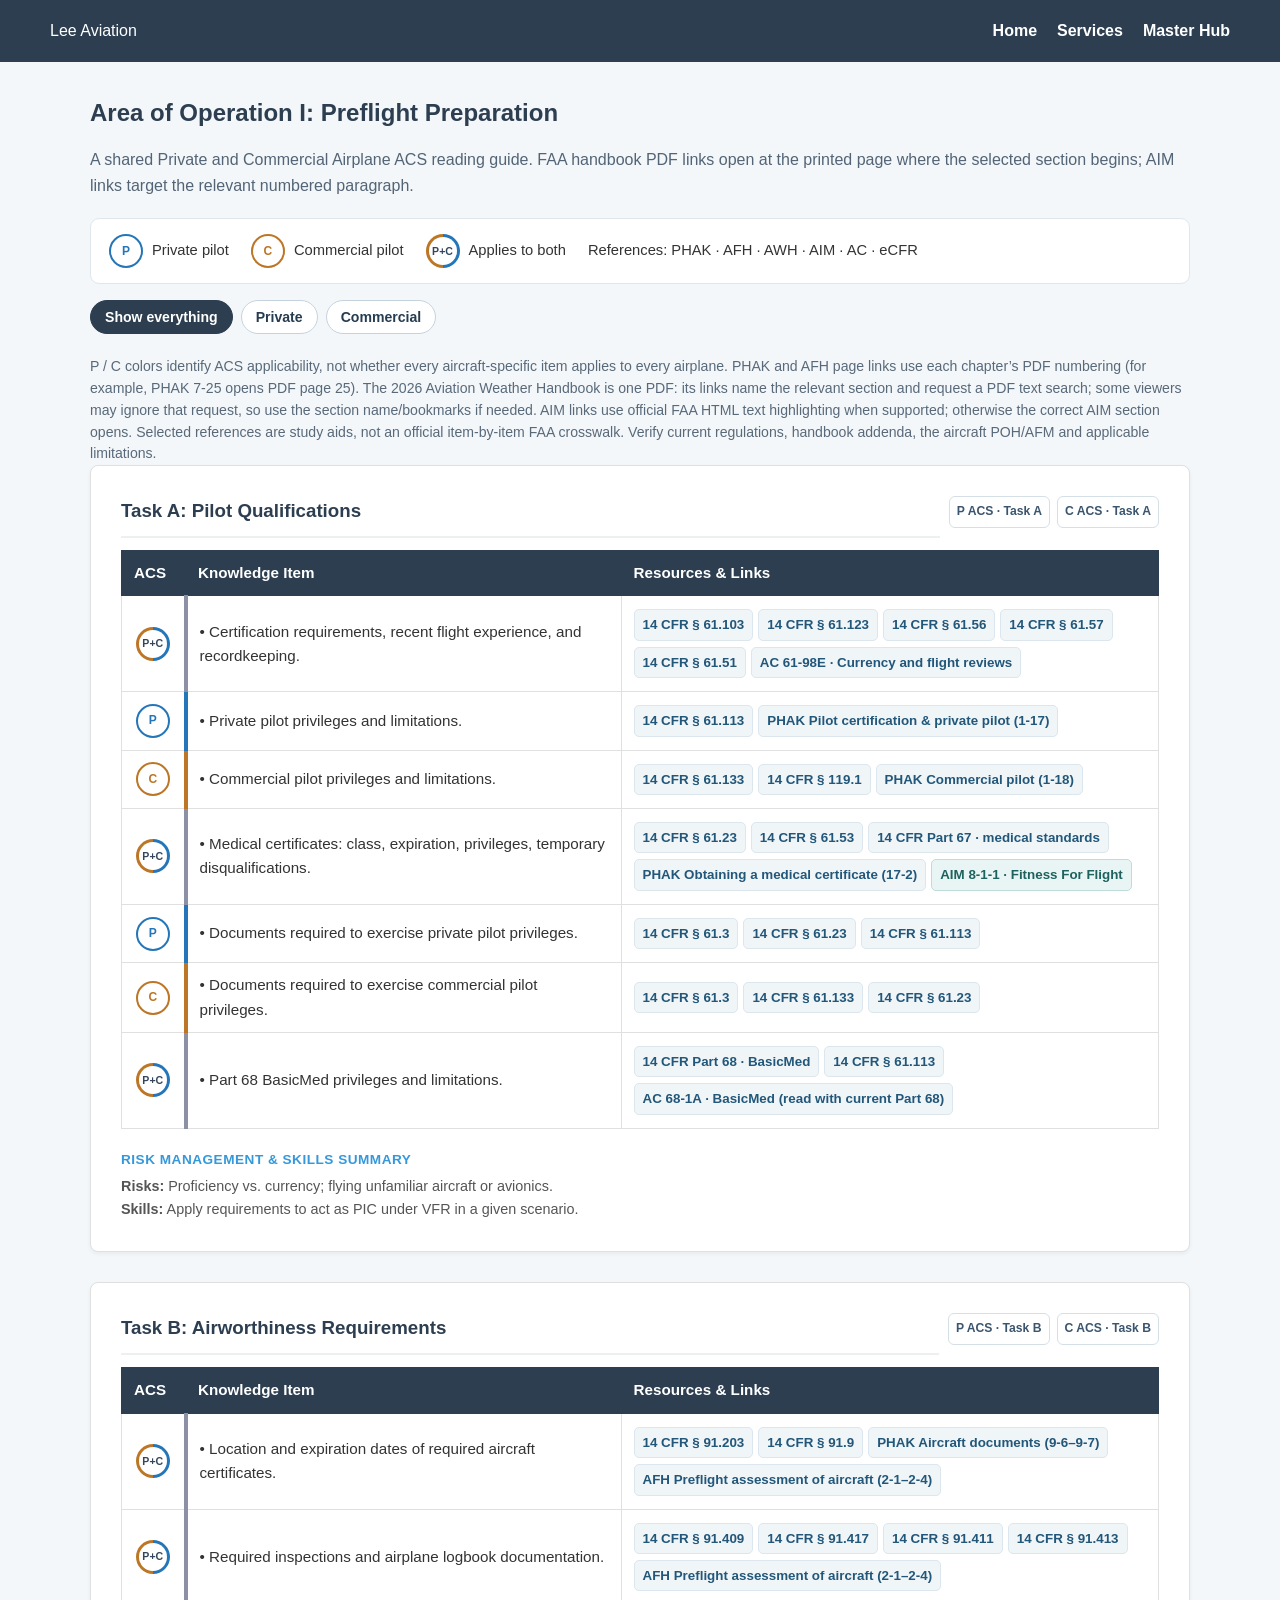
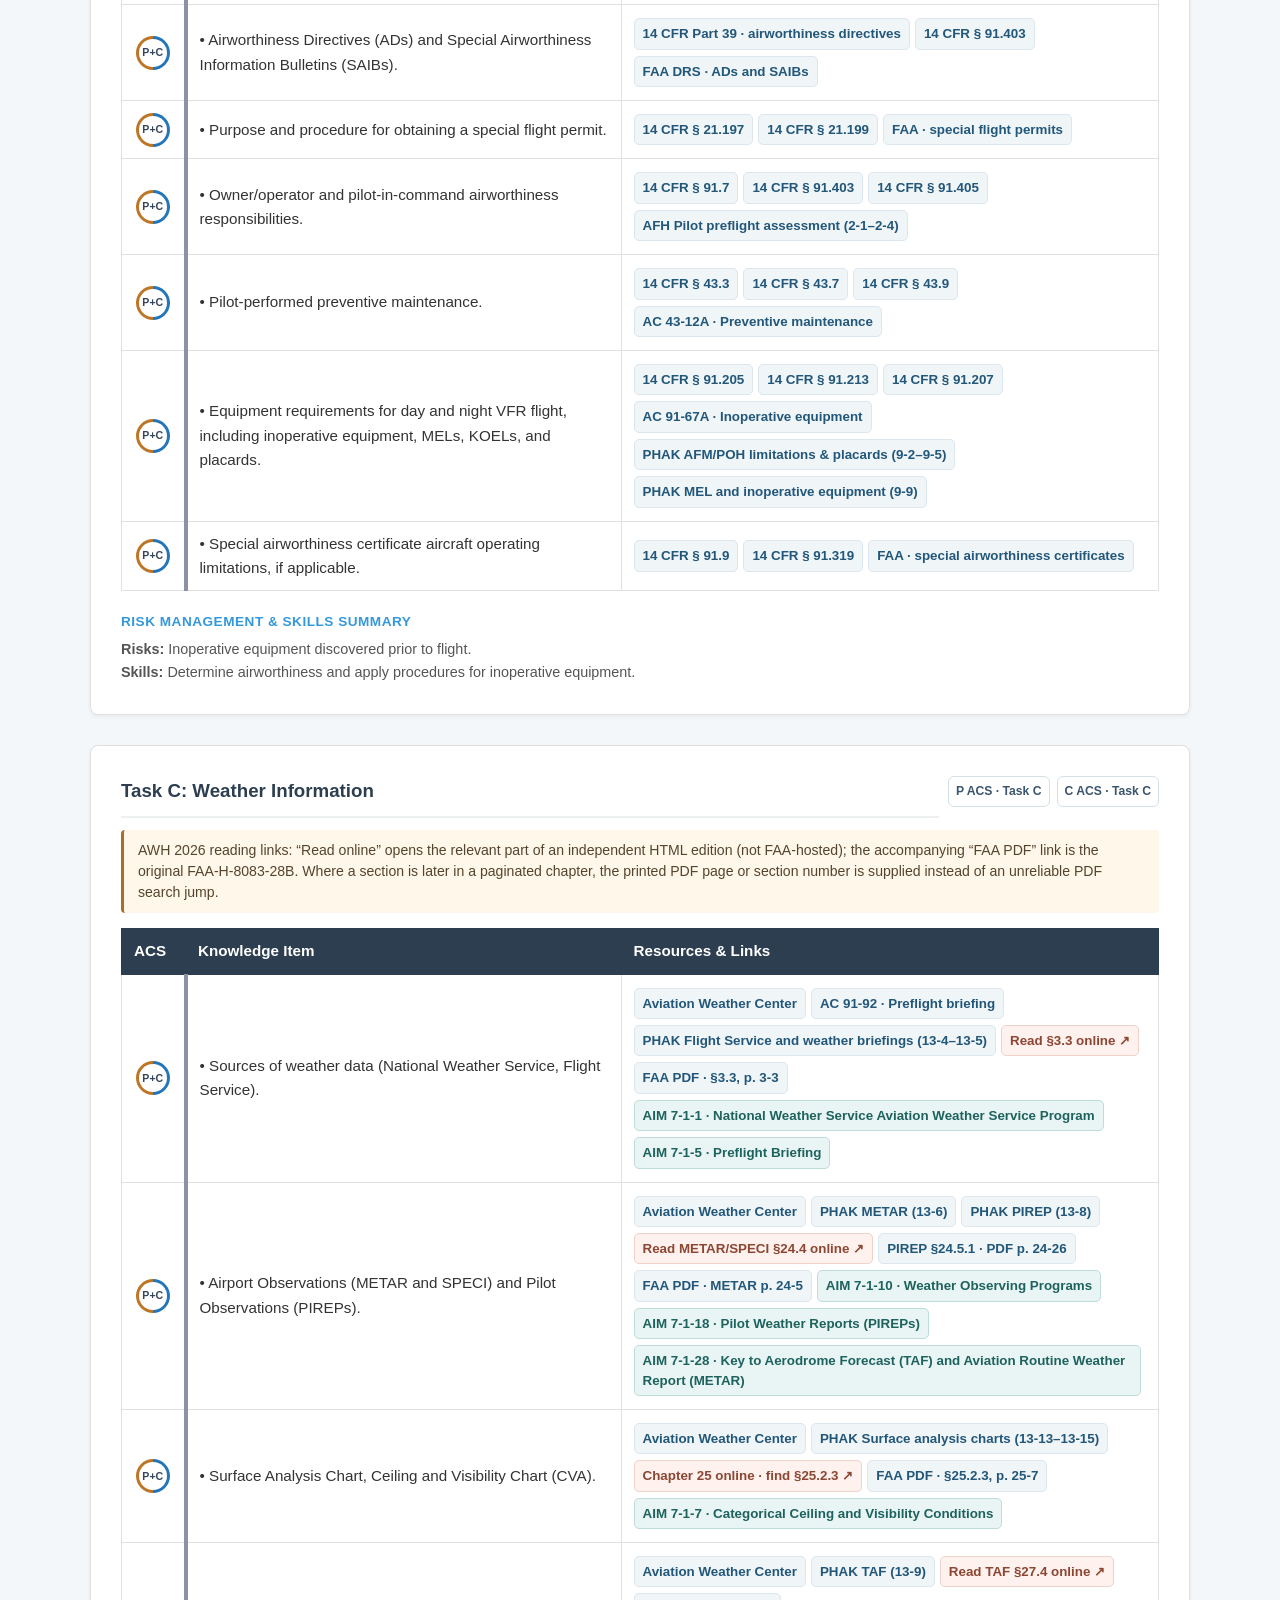
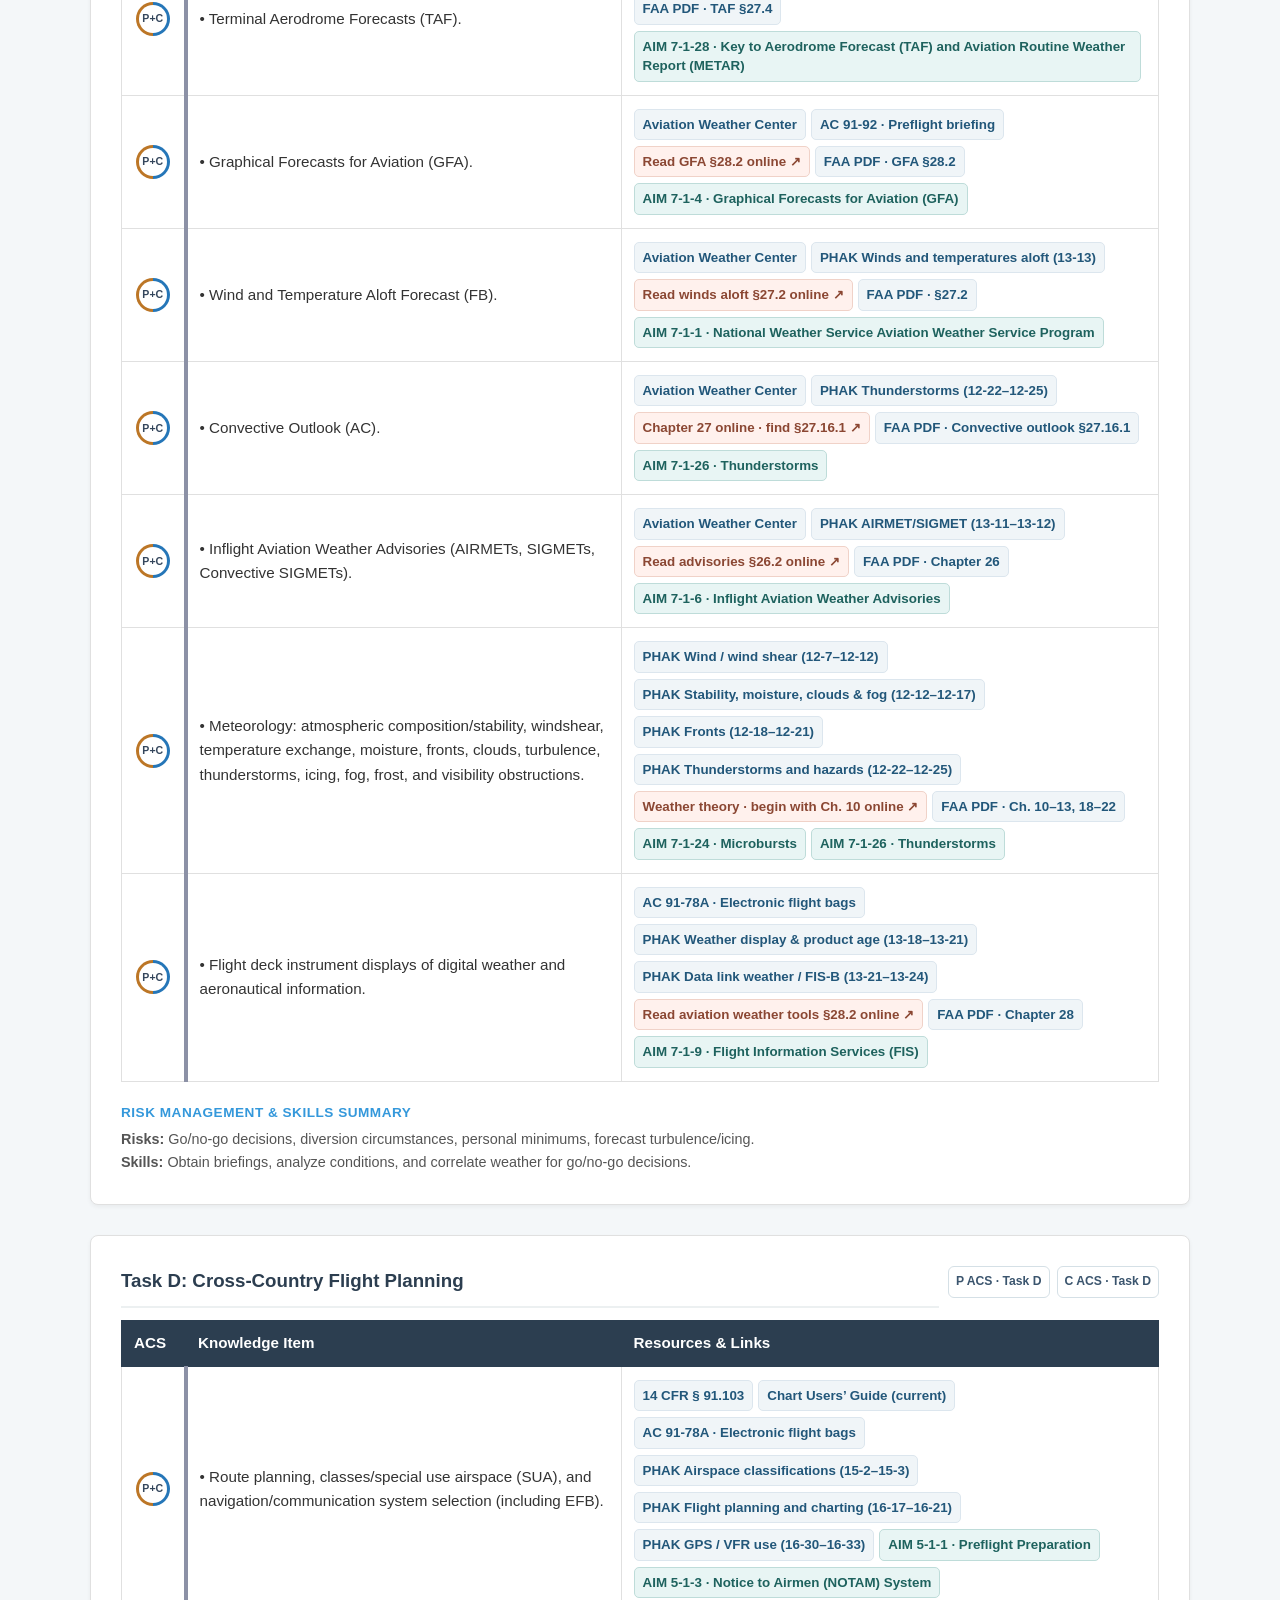
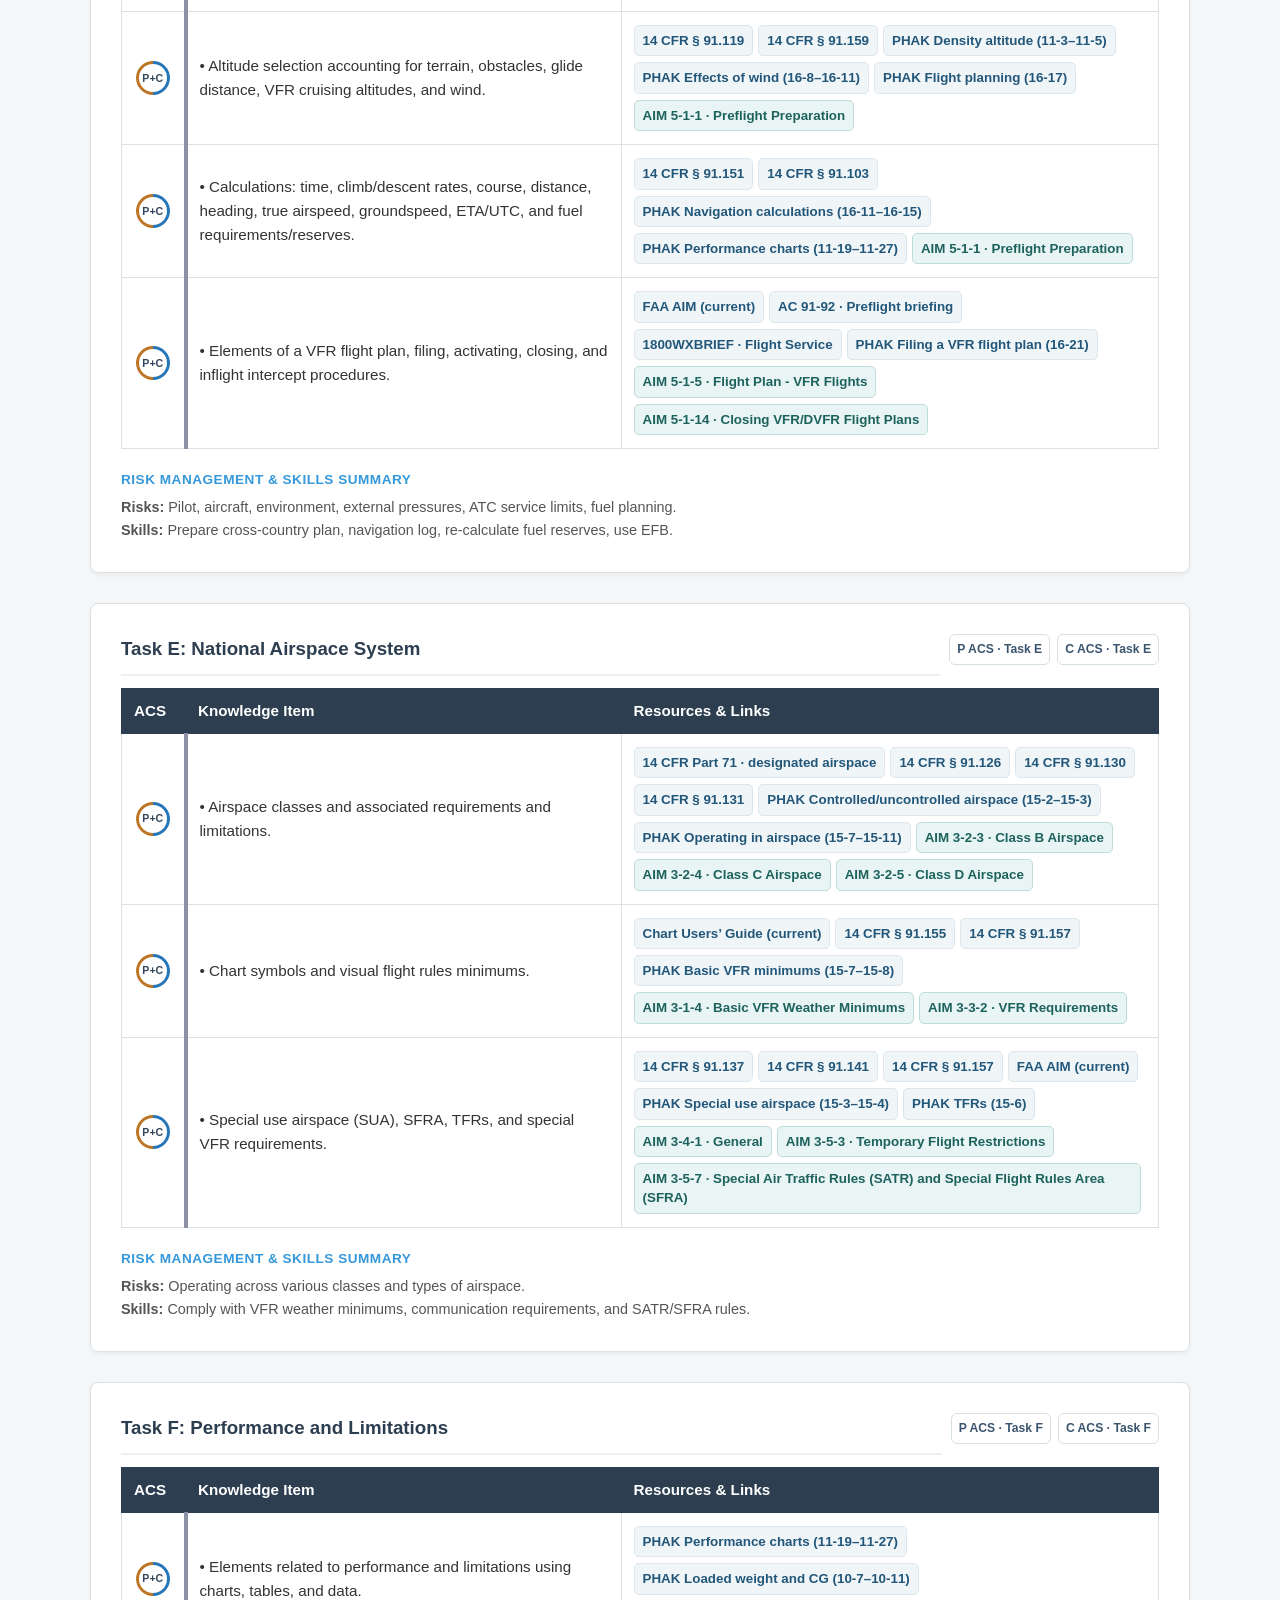
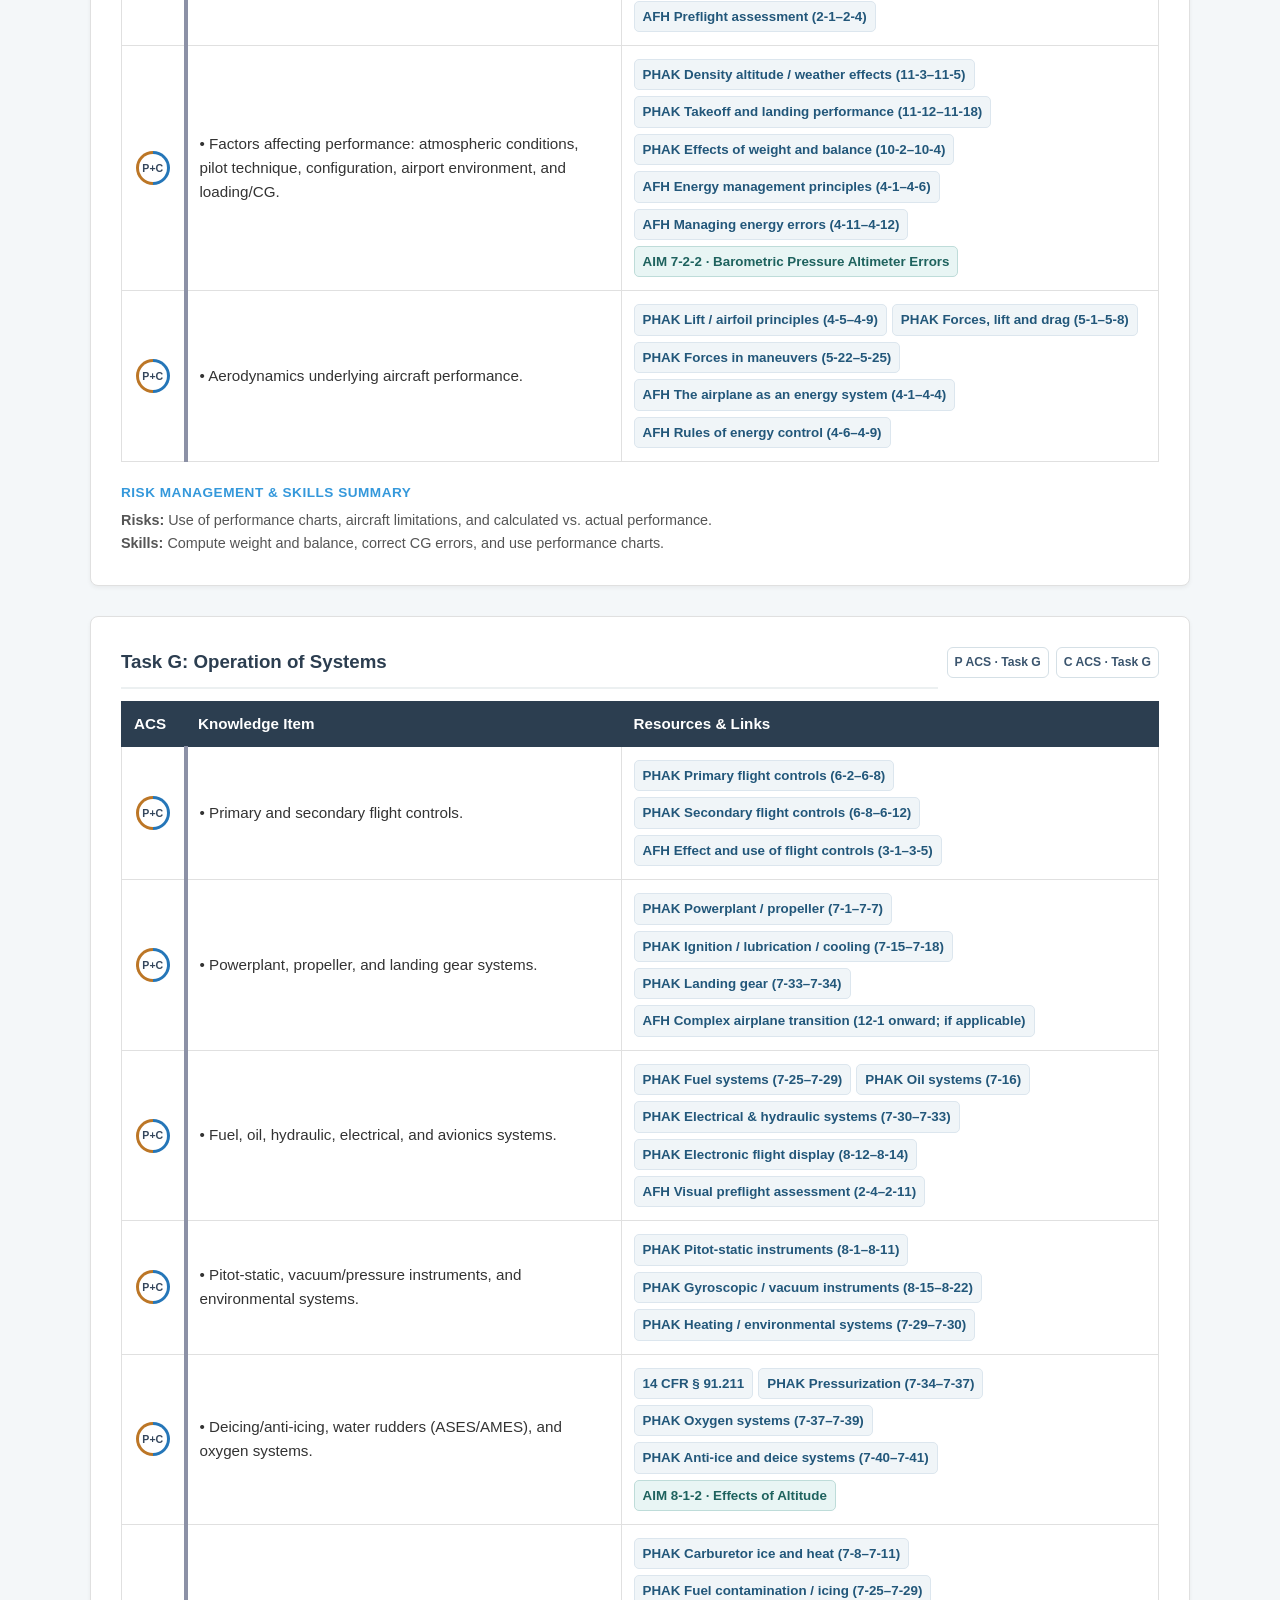
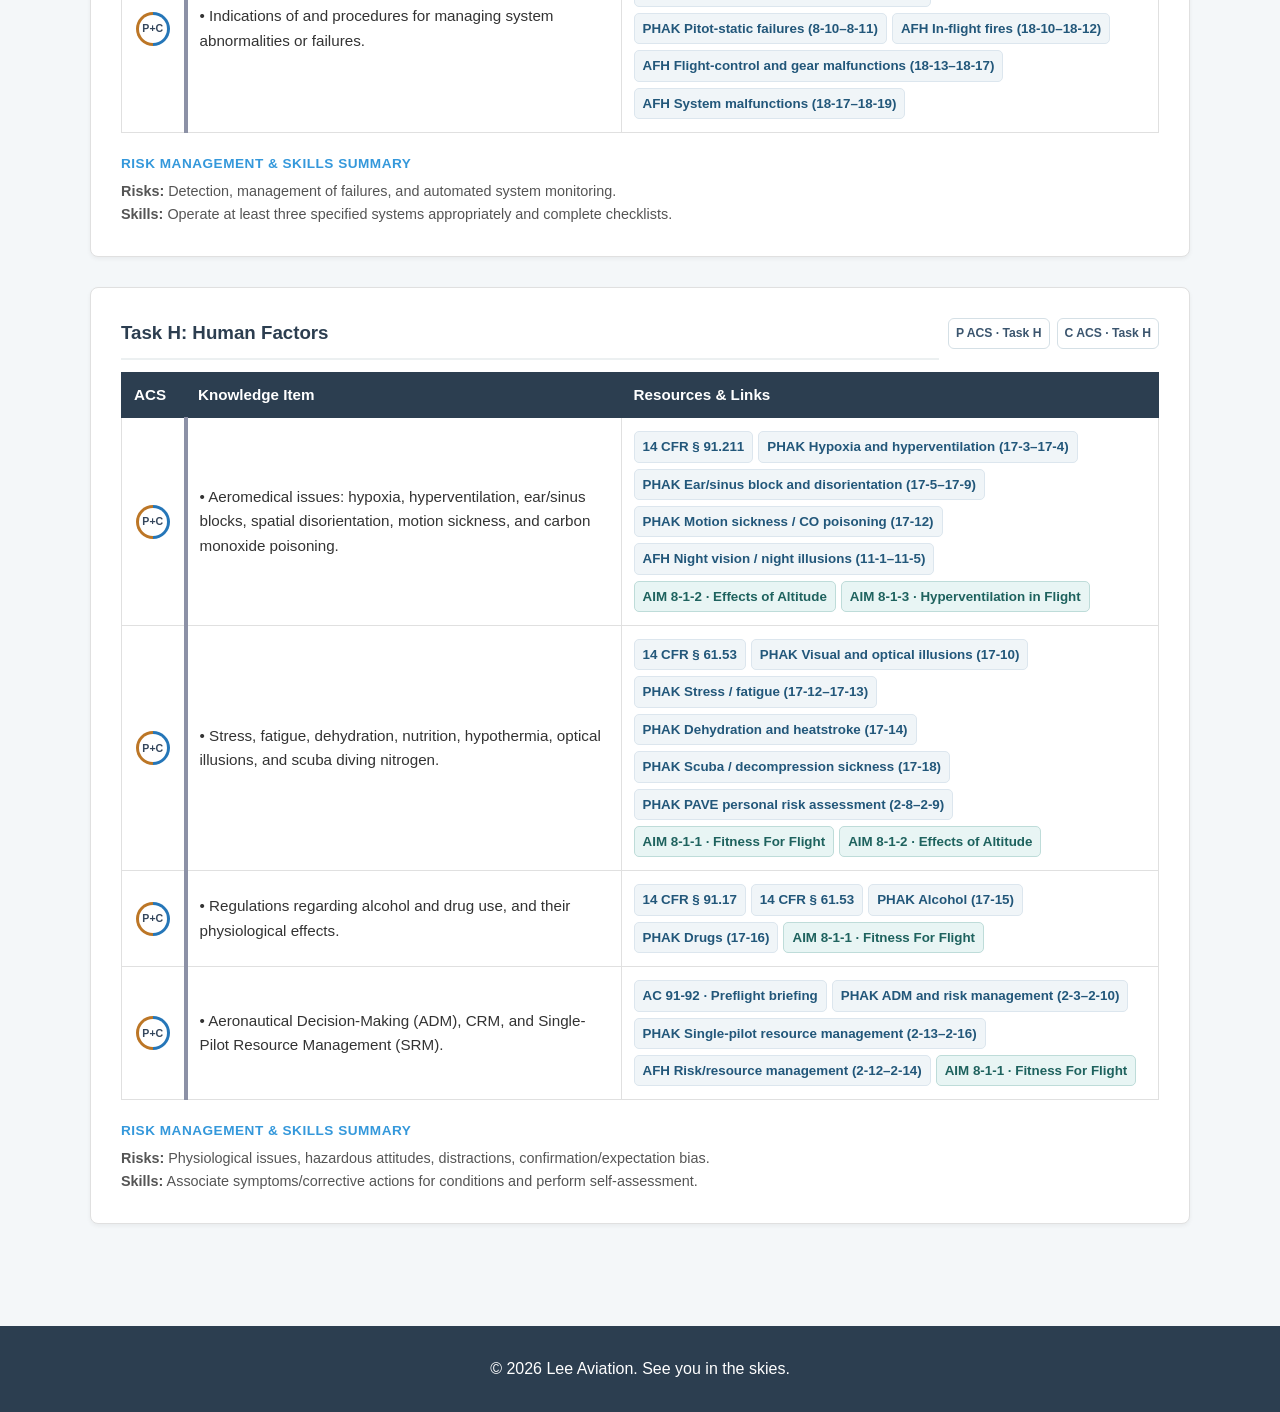
<file: area-i-preflight-private-commercial (2).html>
<!DOCTYPE html>

<html lang="en">
<head>
<meta charset="utf-8"/>
<meta content="width=device-width, initial-scale=1.0" name="viewport"/>
<title>Area I: Private &amp; Commercial Preflight Preparation | Lee Aviation</title>
<style>
        * {
            margin: 0;
            padding: 0;
            box-sizing: border-box;
            font-family: 'Helvetica Neue', Arial, sans-serif;
        }

        body {
            line-height: 1.6;
            color: #333;
            background-color: #f9f9f9;
        }

        nav {
            display: flex;
            justify-content: space-between;
            align-items: center;
            padding: 20px 50px;
            background-color: #2c3e50;
            color: white;
        }

        .nav-links {
            list-style: none;
            display: flex;
            gap: 20px;
        }

        .nav-links a {
            color: white;
            text-decoration: none;
            font-weight: bold;
        }

        .nav-links a:hover {
            color: #3498db;
        }

        section {
            padding: 50px;
            max-width: 1200px;
            margin: 0 auto;
        }

        h2, h3 {
            color: #2c3e50;
            margin-bottom: 15px;
        }

        .content-card {
            background: white;
            border: 1px solid #e0e0e0;
            padding: 30px;
            border-radius: 8px;
            margin-bottom: 30px;
            box-shadow: 0 2px 4px rgba(0,0,0,0.05);
        }

        .content-card h3 {
            border-bottom: 2px solid #ecf0f1;
            padding-bottom: 10px;
            margin-bottom: 20px;
            color: #2c3e50;
        }

        .resource-table {
            width: 100%;
            border-collapse: collapse;
            margin-top: 10px;
            margin-bottom: 20px;
            font-size: 0.95em;
        }

        .resource-table th {
            background-color: #2c3e50;
            color: white;
            padding: 10px 12px;
            text-align: left;
            border: 1px solid #2c3e50;
        }

        .resource-table td {
            padding: 10px 12px;
            border: 1px solid #e0e0e0;
            vertical-align: middle;
        }

        .resource-table tr:hover {
            background-color: #f5f5f5;
        }

        .link-col {
            width: 40%;
            color: #888;
            font-style: italic;
        }

        .link-col a {
            color: #3498db;
            text-decoration: none;
            font-weight: bold;
            font-style: normal;
        }

        .link-col a:hover {
            text-decoration: underline;
        }

        .section-subhead {
            font-weight: bold;
            color: #3498db;
            margin-top: 15px;
            margin-bottom: 5px;
            text-transform: uppercase;
            font-size: 0.85em;
            letter-spacing: 0.5px;
        }

        footer {
            text-align: center;
            padding: 30px;
            background-color: #2c3e50;
            color: white;
            margin-top: 40px;
        }
    
:root{--private:#2576b8;--commercial:#bc7626;--ink:#243b53;--muted:#65758a;}
body{background:#f4f7f9;}
nav{padding:18px clamp(18px,4vw,50px);}
section{padding:32px clamp(12px,4vw,50px);}
.content-card{padding:clamp(16px,3vw,30px);}
.intro{color:#526476;margin:8px 0 18px;}
.legend{display:flex;align-items:center;flex-wrap:wrap;gap:12px 22px;background:#fff;border:1px solid #dfe7ed;border-radius:9px;padding:15px 18px;margin:20px 0 12px;}
.legend-pair{display:inline-flex;align-items:center;gap:9px;font-size:.92rem;}
.roundel{width:34px;height:34px;flex:0 0 34px;display:inline-flex;align-items:center;justify-content:center;border-radius:50%;background:white;font-size:.75rem;font-weight:800;font-style:normal;}
.roundel.private{border:2.5px solid var(--private);color:var(--private)}
.roundel.commercial{border:2.5px solid var(--commercial);color:var(--commercial)}
.roundel.both{border:3px solid transparent;background:linear-gradient(white,white) padding-box,conic-gradient(var(--private) 0% 50%,var(--commercial) 50% 100%) border-box;color:#34465c;font-size:.66rem;}
.scope-cell{width:60px;text-align:center;}
.resource-table td.scope-cell{padding:8px;text-align:center;}
.resource-table td.topic-cell{font-weight:500;}
.resource-table th{white-space:normal;}
.resource-table td a.source-link{display:inline-block;background:#f0f5f8;border:1px solid #dce6ee;color:#22577a;border-radius:5px;padding:5px 8px;margin:3px 5px 3px 0;font-size:.88em;text-decoration:none;font-weight:600;line-height:1.45;}
.resource-table td a.source-link:hover,.resource-table td a.source-link:focus-visible{background:#e1edf7;text-decoration:underline;outline-offset:2px;}
.source-link.reg{background:#edf5fd;border-color:#c9dff1;color:#225d91;}
.source-link.ac{background:#fbf3e7;border-color:#eddfc9;color:#815117;}
.source-link.afh{background:#f0f5ed;border-color:#d8e6d1;color:#426439;}
.source-link.phak{background:#f1eff9;border-color:#ded7f1;color:#5d4c8d;}
.resource-table tr[data-scope="private"] td.topic-cell{border-left:4px solid var(--private)}
.resource-table tr[data-scope="commercial"] td.topic-cell{border-left:4px solid var(--commercial)}
.resource-table tr[data-scope="both"] td.topic-cell{border-left:4px solid #8c91a6}
.filters{display:flex;gap:8px;flex-wrap:wrap;align-items:center;margin:16px 0 22px;}
.filters button{border:1px solid #c6d3de;border-radius:20px;background:#fff;color:#263c50;padding:8px 14px;cursor:pointer;font-size:.88rem;font-weight:700;}
.filters button[aria-pressed="true"]{background:#2c3e50;color:#fff;border-color:#2c3e50;}
.filters button:focus-visible{outline:3px solid #74add2;outline-offset:2px}
.small-note{color:#58697a;font-size:.88em;line-height:1.55;}
.source-head{display:flex;justify-content:space-between;align-items:start;flex-wrap:wrap;gap:9px;margin:0 0 12px;}
.source-head h3{margin:0;flex:1;}
.acs-pointers{display:flex;flex-wrap:wrap;gap:7px;}
.acs-pointers a{font-size:.76rem;font-weight:700;border:1px solid #d5e0e6;border-radius:6px;padding:5px 7px;text-decoration:none;color:#3b556e;}
.acs-pointers a:hover{text-decoration:underline;}
.resource-table{table-layout:fixed;}
.resource-table th:first-child{width:64px;}
.resource-table th:nth-child(2){width:42%;}
.resource-table th:nth-child(3){width:auto;}
@media(max-width:710px){.resource-table{table-layout:auto;font-size:.85em;}.resource-table th:first-child{width:48px;}.resource-table th:nth-child(2){width:36%;}.resource-table td{padding:8px 6px;}.resource-table td a.source-link{padding:4px 5px;margin:2px 1px;}.roundel{width:29px;height:29px;flex-basis:29px;font-size:.69rem;}.roundel.both{font-size:.58rem;}}
@media print{nav,.filters{display:none}.content-card{break-inside:avoid}.resource-table tr{break-inside:avoid}body{background:#fff}}

.resource-table tr[hidden],.content-card[hidden]{display:none!important;}

.source-link.aim{background:#e8f5f4!important;border-color:#bedcd9!important;color:#1e625e!important}.source-link.weather{background:#fff1ed!important;border-color:#f0d2c8!important;color:#8b4733!important}

.weather-reading-note{padding:10px 14px;margin:0 0 15px;border-left:3px solid #aa6f27;background:#fff7e9;border-radius:4px;color:#55442d;font-size:.88rem;line-height:1.5;}
</style>
</head>
<body>
<!-- Navigation Bar -->
<nav>
<div class="logo">Lee Aviation</div>
<ul class="nav-links">
<li><a href="index.html#home">Home</a></li>
<li><a href="index.html#services">Services</a></li>
<li><a href="master-acs.html">Master Hub</a></li>
</ul>
</nav>
<section>
<h2>Area of Operation I: Preflight Preparation</h2>
<p class="intro">A shared Private and Commercial Airplane ACS reading guide. FAA handbook PDF links open at the printed page where the selected section begins; AIM links target the relevant numbered paragraph.</p><div aria-label="Certificate color legend" class="legend" role="note"><span class="legend-pair"><span aria-hidden="true" class="roundel private">P</span>Private pilot</span><span class="legend-pair"><span aria-hidden="true" class="roundel commercial">C</span>Commercial pilot</span><span class="legend-pair"><span aria-hidden="true" class="roundel both">P+C</span>Applies to both</span><span class="legend-pair">References: PHAK · AFH · AWH · AIM · AC · eCFR</span></div><div aria-label="Show material for certificate" class="filters" role="group"><button aria-pressed="true" data-filter="all" type="button">Show everything</button><button aria-pressed="false" data-filter="private" type="button">Private</button><button aria-pressed="false" data-filter="commercial" type="button">Commercial</button></div><p class="small-note">P / C colors identify ACS applicability, not whether every aircraft-specific item applies to every airplane. PHAK and AFH page links use each chapter’s PDF numbering (for example, PHAK 7-25 opens PDF page 25). The 2026 Aviation Weather Handbook is one PDF: its links name the relevant section and request a PDF text search; some viewers may ignore that request, so use the section name/bookmarks if needed. AIM links use official FAA HTML text highlighting when supported; otherwise the correct AIM section opens. Selected references are study aids, not an official item-by-item FAA crosswalk. Verify current regulations, handbook addenda, the aircraft POH/AFM and applicable limitations.</p>
<!-- TASK A -->
<div class="content-card">
<div class="source-head"><h3>Task A: Pilot Qualifications</h3><div class="acs-pointers"><a href="https://www.faa.gov/training_testing/testing/acs/private_airplane_acs_6.pdf#page=10" rel="noopener noreferrer" target="_blank">P ACS · Task A</a><a href="https://www.faa.gov/training_testing/testing/acs/commercial_airplane_acs_7.pdf#page=9" rel="noopener noreferrer" target="_blank">C ACS · Task A</a></div></div>
<table class="resource-table">
<thead>
<tr><th scope="col">ACS</th>
<th>Knowledge Item</th>
<th>Resources &amp; Links</th>
</tr>
</thead>
<tbody>
<tr data-scope="both" data-task="A"><td class="scope-cell"><span aria-label="Private and Commercial pilots" class="roundel both">P+C</span></td>
<td class="topic-cell">• Certification requirements, recent flight experience, and recordkeeping.</td>
<td class="link-col"><a class="source-link reg" href="https://www.ecfr.gov/current/title-14/part-61/section-61.103" rel="noopener noreferrer" target="_blank">14 CFR § 61.103</a><a class="source-link reg" href="https://www.ecfr.gov/current/title-14/part-61/section-61.123" rel="noopener noreferrer" target="_blank">14 CFR § 61.123</a><a class="source-link reg" href="https://www.ecfr.gov/current/title-14/part-61/section-61.56" rel="noopener noreferrer" target="_blank">14 CFR § 61.56</a><a class="source-link reg" href="https://www.ecfr.gov/current/title-14/part-61/section-61.57" rel="noopener noreferrer" target="_blank">14 CFR § 61.57</a><a class="source-link reg" href="https://www.ecfr.gov/current/title-14/part-61/section-61.51" rel="noopener noreferrer" target="_blank">14 CFR § 61.51</a><a class="source-link ac" href="https://www.faa.gov/regulations_policies/advisory_circulars/index.cfm/go/document.information/documentID/1043281" rel="noopener noreferrer" target="_blank">AC 61-98E · Currency and flight reviews</a></td>
</tr>
<tr data-scope="private" data-task="A"><td class="scope-cell"><span aria-label="Private pilot only" class="roundel private">P</span></td>
<td class="topic-cell">• Private pilot privileges and limitations.</td>
<td class="link-col"><a class="source-link reg" href="https://www.ecfr.gov/current/title-14/part-61/section-61.113" rel="noopener noreferrer" target="_blank">14 CFR § 61.113</a><a class="source-link phak" href="https://www.faa.gov/sites/faa.gov/files/03_phak_ch1.pdf#page=17" rel="noopener noreferrer" target="_blank">PHAK Pilot certification &amp; private pilot (1-17)</a></td>
</tr><tr data-scope="commercial" data-task="A"><td class="scope-cell"><span aria-label="Commercial pilot only" class="roundel commercial">C</span></td><td class="topic-cell">• Commercial pilot privileges and limitations.</td><td class="link-col"><a class="source-link reg" href="https://www.ecfr.gov/current/title-14/part-61/section-61.133" rel="noopener noreferrer" target="_blank">14 CFR § 61.133</a><a class="source-link reg" href="https://www.ecfr.gov/current/title-14/part-119/section-119.1" rel="noopener noreferrer" target="_blank">14 CFR § 119.1</a><a class="source-link phak" href="https://www.faa.gov/sites/faa.gov/files/03_phak_ch1.pdf#page=18" rel="noopener noreferrer" target="_blank">PHAK Commercial pilot (1-18)</a></td></tr>
<tr data-scope="both" data-task="A"><td class="scope-cell"><span aria-label="Private and Commercial pilots" class="roundel both">P+C</span></td>
<td class="topic-cell">• Medical certificates: class, expiration, privileges, temporary disqualifications.</td>
<td class="link-col"><a class="source-link reg" href="https://www.ecfr.gov/current/title-14/part-61/section-61.23" rel="noopener noreferrer" target="_blank">14 CFR § 61.23</a><a class="source-link reg" href="https://www.ecfr.gov/current/title-14/part-61/section-61.53" rel="noopener noreferrer" target="_blank">14 CFR § 61.53</a><a class="source-link reg" href="https://www.ecfr.gov/current/title-14/part-67" rel="noopener noreferrer" target="_blank">14 CFR Part 67 · medical standards</a><a class="source-link phak" href="https://www.faa.gov/sites/faa.gov/files/19_phak_ch17.pdf#page=2" rel="noopener noreferrer" target="_blank">PHAK Obtaining a medical certificate (17-2)</a><a class="source-link aim" href="https://www.faa.gov/air_traffic/publications/atpubs/aim_html/chap8_section_1.html#:~:text=8-1-1.%20Fitness%20For%20Flight" rel="noopener noreferrer" target="_blank">AIM 8-1-1 · Fitness For Flight</a></td>
</tr>
<tr data-scope="private" data-task="A"><td class="scope-cell"><span aria-label="Private pilot only" class="roundel private">P</span></td><td class="topic-cell">• Documents required to exercise private pilot privileges.</td><td class="link-col"><a class="source-link reg" href="https://www.ecfr.gov/current/title-14/part-61/section-61.3" rel="noopener noreferrer" target="_blank">14 CFR § 61.3</a><a class="source-link reg" href="https://www.ecfr.gov/current/title-14/part-61/section-61.23" rel="noopener noreferrer" target="_blank">14 CFR § 61.23</a><a class="source-link reg" href="https://www.ecfr.gov/current/title-14/part-61/section-61.113" rel="noopener noreferrer" target="_blank">14 CFR § 61.113</a></td></tr><tr data-scope="commercial" data-task="A"><td class="scope-cell"><span aria-label="Commercial pilot only" class="roundel commercial">C</span></td>
<td class="topic-cell">• Documents required to exercise commercial pilot privileges.</td>
<td class="link-col"><a class="source-link reg" href="https://www.ecfr.gov/current/title-14/part-61/section-61.3" rel="noopener noreferrer" target="_blank">14 CFR § 61.3</a><a class="source-link reg" href="https://www.ecfr.gov/current/title-14/part-61/section-61.133" rel="noopener noreferrer" target="_blank">14 CFR § 61.133</a><a class="source-link reg" href="https://www.ecfr.gov/current/title-14/part-61/section-61.23" rel="noopener noreferrer" target="_blank">14 CFR § 61.23</a></td>
</tr>
<tr data-scope="both" data-task="A"><td class="scope-cell"><span aria-label="Private and Commercial pilots" class="roundel both">P+C</span></td>
<td class="topic-cell">• Part 68 BasicMed privileges and limitations.</td>
<td class="link-col"><a class="source-link reg" href="https://www.ecfr.gov/current/title-14/part-68" rel="noopener noreferrer" target="_blank">14 CFR Part 68 · BasicMed</a><a class="source-link reg" href="https://www.ecfr.gov/current/title-14/part-61/section-61.113" rel="noopener noreferrer" target="_blank">14 CFR § 61.113</a><a class="source-link ac" href="https://www.faa.gov/regulations_policies/advisory_circulars/index.cfm/go/document.information/documentid/1031168" rel="noopener noreferrer" target="_blank">AC 68-1A · BasicMed (read with current Part 68)</a></td>
</tr>
</tbody>
</table>
<div class="section-subhead">Risk Management &amp; Skills Summary</div>
<p style="font-size: 0.9em; color: #555;"><strong>Risks:</strong> Proficiency vs. currency; flying unfamiliar aircraft or avionics.<br/><strong>Skills:</strong> Apply requirements to act as PIC under VFR in a given scenario.</p>
</div>
<!-- TASK B -->
<div class="content-card">
<div class="source-head"><h3>Task B: Airworthiness Requirements</h3><div class="acs-pointers"><a href="https://www.faa.gov/training_testing/testing/acs/private_airplane_acs_6.pdf#page=10" rel="noopener noreferrer" target="_blank">P ACS · Task B</a><a href="https://www.faa.gov/training_testing/testing/acs/commercial_airplane_acs_7.pdf#page=9" rel="noopener noreferrer" target="_blank">C ACS · Task B</a></div></div>
<table class="resource-table">
<thead>
<tr><th scope="col">ACS</th>
<th>Knowledge Item</th>
<th>Resources &amp; Links</th>
</tr>
</thead>
<tbody>
<tr data-scope="both" data-task="B"><td class="scope-cell"><span aria-label="Private and Commercial pilots" class="roundel both">P+C</span></td>
<td class="topic-cell">• Location and expiration dates of required aircraft certificates.</td>
<td class="link-col"><a class="source-link reg" href="https://www.ecfr.gov/current/title-14/part-91/section-91.203" rel="noopener noreferrer" target="_blank">14 CFR § 91.203</a><a class="source-link reg" href="https://www.ecfr.gov/current/title-14/part-91/section-91.9" rel="noopener noreferrer" target="_blank">14 CFR § 91.9</a><a class="source-link phak" href="https://www.faa.gov/sites/faa.gov/files/11_phak_ch9.pdf#page=6" rel="noopener noreferrer" target="_blank">PHAK Aircraft documents (9-6–9-7)</a><a class="source-link afh" href="https://www.faa.gov/sites/faa.gov/files/regulations_policies/handbooks_manuals/aviation/airplane_handbook/03_afh_ch2.pdf#page=1" rel="noopener noreferrer" target="_blank">AFH Preflight assessment of aircraft (2-1–2-4)</a></td>
</tr>
<tr data-scope="both" data-task="B"><td class="scope-cell"><span aria-label="Private and Commercial pilots" class="roundel both">P+C</span></td>
<td class="topic-cell">• Required inspections and airplane logbook documentation.</td>
<td class="link-col"><a class="source-link reg" href="https://www.ecfr.gov/current/title-14/part-91/section-91.409" rel="noopener noreferrer" target="_blank">14 CFR § 91.409</a><a class="source-link reg" href="https://www.ecfr.gov/current/title-14/part-91/section-91.417" rel="noopener noreferrer" target="_blank">14 CFR § 91.417</a><a class="source-link reg" href="https://www.ecfr.gov/current/title-14/part-91/section-91.411" rel="noopener noreferrer" target="_blank">14 CFR § 91.411</a><a class="source-link reg" href="https://www.ecfr.gov/current/title-14/part-91/section-91.413" rel="noopener noreferrer" target="_blank">14 CFR § 91.413</a><a class="source-link afh" href="https://www.faa.gov/sites/faa.gov/files/regulations_policies/handbooks_manuals/aviation/airplane_handbook/03_afh_ch2.pdf#page=1" rel="noopener noreferrer" target="_blank">AFH Preflight assessment of aircraft (2-1–2-4)</a></td>
</tr>
<tr data-scope="both" data-task="B"><td class="scope-cell"><span aria-label="Private and Commercial pilots" class="roundel both">P+C</span></td>
<td class="topic-cell">• Airworthiness Directives (ADs) and Special Airworthiness Information Bulletins (SAIBs).</td>
<td class="link-col"><a class="source-link reg" href="https://www.ecfr.gov/current/title-14/part-39" rel="noopener noreferrer" target="_blank">14 CFR Part 39 · airworthiness directives</a><a class="source-link reg" href="https://www.ecfr.gov/current/title-14/part-91/section-91.403" rel="noopener noreferrer" target="_blank">14 CFR § 91.403</a><a class="source-link faa" href="https://drs.faa.gov/" rel="noopener noreferrer" target="_blank">FAA DRS · ADs and SAIBs</a></td>
</tr>
<tr data-scope="both" data-task="B"><td class="scope-cell"><span aria-label="Private and Commercial pilots" class="roundel both">P+C</span></td>
<td class="topic-cell">• Purpose and procedure for obtaining a special flight permit.</td>
<td class="link-col"><a class="source-link reg" href="https://www.ecfr.gov/current/title-14/part-21/section-21.197" rel="noopener noreferrer" target="_blank">14 CFR § 21.197</a><a class="source-link reg" href="https://www.ecfr.gov/current/title-14/part-21/section-21.199" rel="noopener noreferrer" target="_blank">14 CFR § 21.199</a><a class="source-link faa" href="https://www.faa.gov/aircraft/air_cert/aw_cert/special_aw_certificates" rel="noopener noreferrer" target="_blank">FAA · special flight permits</a></td>
</tr><tr data-scope="both" data-task="B"><td class="scope-cell"><span aria-label="Private and Commercial pilots" class="roundel both">P+C</span></td><td class="topic-cell">• Owner/operator and pilot-in-command airworthiness responsibilities.</td><td class="link-col"><a class="source-link reg" href="https://www.ecfr.gov/current/title-14/part-91/section-91.7" rel="noopener noreferrer" target="_blank">14 CFR § 91.7</a><a class="source-link reg" href="https://www.ecfr.gov/current/title-14/part-91/section-91.403" rel="noopener noreferrer" target="_blank">14 CFR § 91.403</a><a class="source-link reg" href="https://www.ecfr.gov/current/title-14/part-91/section-91.405" rel="noopener noreferrer" target="_blank">14 CFR § 91.405</a><a class="source-link afh" href="https://www.faa.gov/sites/faa.gov/files/regulations_policies/handbooks_manuals/aviation/airplane_handbook/03_afh_ch2.pdf#page=1" rel="noopener noreferrer" target="_blank">AFH Pilot preflight assessment (2-1–2-4)</a></td></tr>
<tr data-scope="both" data-task="B"><td class="scope-cell"><span aria-label="Private and Commercial pilots" class="roundel both">P+C</span></td>
<td class="topic-cell">• Pilot-performed preventive maintenance.</td>
<td class="link-col"><a class="source-link reg" href="https://www.ecfr.gov/current/title-14/part-43/section-43.3" rel="noopener noreferrer" target="_blank">14 CFR § 43.3</a><a class="source-link reg" href="https://www.ecfr.gov/current/title-14/part-43/section-43.7" rel="noopener noreferrer" target="_blank">14 CFR § 43.7</a><a class="source-link reg" href="https://www.ecfr.gov/current/title-14/part-43/section-43.9" rel="noopener noreferrer" target="_blank">14 CFR § 43.9</a><a class="source-link ac" href="https://www.faa.gov/regulations_policies/advisory_circulars/index.cfm/go/document.information/documentID/1028826" rel="noopener noreferrer" target="_blank">AC 43-12A · Preventive maintenance</a></td>
</tr>
<tr data-scope="both" data-task="B"><td class="scope-cell"><span aria-label="Private and Commercial pilots" class="roundel both">P+C</span></td>
<td class="topic-cell">• Equipment requirements for day and night VFR flight, including inoperative equipment, MELs, KOELs, and placards.</td>
<td class="link-col"><a class="source-link reg" href="https://www.ecfr.gov/current/title-14/part-91/section-91.205" rel="noopener noreferrer" target="_blank">14 CFR § 91.205</a><a class="source-link reg" href="https://www.ecfr.gov/current/title-14/part-91/section-91.213" rel="noopener noreferrer" target="_blank">14 CFR § 91.213</a><a class="source-link reg" href="https://www.ecfr.gov/current/title-14/part-91/section-91.207" rel="noopener noreferrer" target="_blank">14 CFR § 91.207</a><a class="source-link ac" href="https://www.faa.gov/regulations_policies/advisory_circulars/index.cfm/go/document.information/documentID/1042212" rel="noopener noreferrer" target="_blank">AC 91-67A · Inoperative equipment</a><a class="source-link phak" href="https://www.faa.gov/sites/faa.gov/files/11_phak_ch9.pdf#page=2" rel="noopener noreferrer" target="_blank">PHAK AFM/POH limitations &amp; placards (9-2–9-5)</a><a class="source-link phak" href="https://www.faa.gov/sites/faa.gov/files/11_phak_ch9.pdf#page=9" rel="noopener noreferrer" target="_blank">PHAK MEL and inoperative equipment (9-9)</a></td>
</tr>
<tr data-scope="both" data-task="B"><td class="scope-cell"><span aria-label="Private and Commercial pilots" class="roundel both">P+C</span></td>
<td class="topic-cell">• Special airworthiness certificate aircraft operating limitations, if applicable.</td>
<td class="link-col"><a class="source-link reg" href="https://www.ecfr.gov/current/title-14/part-91/section-91.9" rel="noopener noreferrer" target="_blank">14 CFR § 91.9</a><a class="source-link reg" href="https://www.ecfr.gov/current/title-14/part-91/section-91.319" rel="noopener noreferrer" target="_blank">14 CFR § 91.319</a><a class="source-link faa" href="https://www.faa.gov/aircraft/air_cert/aw_cert/special_aw_certificates" rel="noopener noreferrer" target="_blank">FAA · special airworthiness certificates</a></td>
</tr>
</tbody>
</table>
<div class="section-subhead">Risk Management &amp; Skills Summary</div>
<p style="font-size: 0.9em; color: #555;"><strong>Risks:</strong> Inoperative equipment discovered prior to flight.<br/><strong>Skills:</strong> Determine airworthiness and apply procedures for inoperative equipment.</p>
</div>
<!-- TASK C -->
<div class="content-card">
<div class="source-head"><h3>Task C: Weather Information</h3><div class="acs-pointers"><a href="https://www.faa.gov/training_testing/testing/acs/private_airplane_acs_6.pdf#page=11" rel="noopener noreferrer" target="_blank">P ACS · Task C</a><a href="https://www.faa.gov/training_testing/testing/acs/commercial_airplane_acs_7.pdf#page=10" rel="noopener noreferrer" target="_blank">C ACS · Task C</a></div></div><p class="weather-reading-note">AWH 2026 reading links: “Read online” opens the relevant part of an independent HTML edition (not FAA-hosted); the accompanying “FAA PDF” link is the original FAA-H-8083-28B. Where a section is later in a paginated chapter, the printed PDF page or section number is supplied instead of an unreliable PDF search jump.</p>
<table class="resource-table">
<thead>
<tr><th scope="col">ACS</th>
<th>Knowledge Item</th>
<th>Resources &amp; Links</th>
</tr>
</thead>
<tbody>
<tr data-scope="both" data-task="C"><td class="scope-cell"><span aria-label="Private and Commercial pilots" class="roundel both">P+C</span></td>
<td class="topic-cell">• Sources of weather data (National Weather Service, Flight Service).</td>
<td class="link-col"><a class="source-link faa" href="https://aviationweather.gov/" rel="noopener noreferrer" target="_blank">Aviation Weather Center</a><a class="source-link ac" href="https://www.faa.gov/regulations_policies/advisory_circulars/index.cfm/go/document.information/documentID/1036892" rel="noopener noreferrer" target="_blank">AC 91-92 · Preflight briefing</a><a class="source-link phak" href="https://www.faa.gov/sites/faa.gov/files/15_phak_ch13.pdf#page=4" rel="noopener noreferrer" target="_blank">PHAK Flight Service and weather briefings (13-4–13-5)</a><a class="source-link weather" href="https://www.aviationtrainingexperts.com/library/aviation-weather-handbook/3-overview-of-aviation-weather-information/#:~:text=3.3%20Obtaining%20Weather%20Information" rel="noopener noreferrer" target="_blank">Read §3.3 online ↗</a><a class="source-link faa" href="https://www.faa.gov/sites/faa.gov/files/FAA-H-8083-28B.pdf" rel="noopener noreferrer" target="_blank">FAA PDF · §3.3, p. 3-3</a><a class="source-link aim" href="https://www.faa.gov/air_traffic/publications/atpubs/aim_html/chap7_section_1.html#:~:text=7-1-1.%20National%20Weather%20Service%20Aviation%20Weather%20Service%20Program" rel="noopener noreferrer" target="_blank">AIM 7-1-1 · National Weather Service Aviation Weather Service Program</a><a class="source-link aim" href="https://www.faa.gov/air_traffic/publications/atpubs/aim_html/chap7_section_1.html#:~:text=7-1-5.%20Preflight%20Briefing" rel="noopener noreferrer" target="_blank">AIM 7-1-5 · Preflight Briefing</a></td>
</tr>
<tr data-scope="both" data-task="C"><td class="scope-cell"><span aria-label="Private and Commercial pilots" class="roundel both">P+C</span></td>
<td class="topic-cell">• Airport Observations (METAR and SPECI) and Pilot Observations (PIREPs).</td>
<td class="link-col"><a class="source-link faa" href="https://aviationweather.gov/" rel="noopener noreferrer" target="_blank">Aviation Weather Center</a><a class="source-link phak" href="https://www.faa.gov/sites/faa.gov/files/15_phak_ch13.pdf#page=6" rel="noopener noreferrer" target="_blank">PHAK METAR (13-6)</a><a class="source-link phak" href="https://www.faa.gov/sites/faa.gov/files/15_phak_ch13.pdf#page=8" rel="noopener noreferrer" target="_blank">PHAK PIREP (13-8)</a><a class="source-link weather" href="https://www.aviationtrainingexperts.com/library/aviation-weather-handbook/24-observations/page/4/" rel="noopener noreferrer" target="_blank">Read METAR/SPECI §24.4 online ↗</a><a class="source-link faa" href="https://www.faa.gov/sites/faa.gov/files/FAA-H-8083-28B.pdf" rel="noopener noreferrer" target="_blank">PIREP §24.5.1 · PDF p. 24-26</a><a class="source-link faa" href="https://www.faa.gov/sites/faa.gov/files/FAA-H-8083-28B.pdf" rel="noopener noreferrer" target="_blank">FAA PDF · METAR p. 24-5</a><a class="source-link aim" href="https://www.faa.gov/air_traffic/publications/atpubs/aim_html/chap7_section_1.html#:~:text=7-1-10.%20Weather%20Observing%20Programs" rel="noopener noreferrer" target="_blank">AIM 7-1-10 · Weather Observing Programs</a><a class="source-link aim" href="https://www.faa.gov/air_traffic/publications/atpubs/aim_html/chap7_section_1.html#:~:text=7-1-18.%20Pilot%20Weather%20Reports%20%28PIREPs%29" rel="noopener noreferrer" target="_blank">AIM 7-1-18 · Pilot Weather Reports (PIREPs)</a><a class="source-link aim" href="https://www.faa.gov/air_traffic/publications/atpubs/aim_html/chap7_section_1.html#:~:text=7-1-28.%20Key%20to%20Aerodrome%20Forecast%20%28TAF%29%20and%20Aviation%20Routine%20Weather%20Report%20%28METAR%29" rel="noopener noreferrer" target="_blank">AIM 7-1-28 · Key to Aerodrome Forecast (TAF) and Aviation Routine Weather Report (METAR)</a></td>
</tr>
<tr data-scope="both" data-task="C"><td class="scope-cell"><span aria-label="Private and Commercial pilots" class="roundel both">P+C</span></td>
<td class="topic-cell">• Surface Analysis Chart, Ceiling and Visibility Chart (CVA).</td>
<td class="link-col"><a class="source-link faa" href="https://aviationweather.gov/" rel="noopener noreferrer" target="_blank">Aviation Weather Center</a><a class="source-link phak" href="https://www.faa.gov/sites/faa.gov/files/15_phak_ch13.pdf#page=13" rel="noopener noreferrer" target="_blank">PHAK Surface analysis charts (13-13–13-15)</a><a class="source-link weather" href="https://www.aviationtrainingexperts.com/library/aviation-weather-handbook/25-analysis/" rel="noopener noreferrer" target="_blank">Chapter 25 online · find §25.2.3 ↗</a><a class="source-link faa" href="https://www.faa.gov/sites/faa.gov/files/FAA-H-8083-28B.pdf" rel="noopener noreferrer" target="_blank">FAA PDF · §25.2.3, p. 25-7</a><a class="source-link aim" href="https://www.faa.gov/air_traffic/publications/atpubs/aim_html/chap7_section_1.html#:~:text=7-1-7.%20Categorical%20Ceiling%20and%20Visibility%20Conditions" rel="noopener noreferrer" target="_blank">AIM 7-1-7 · Categorical Ceiling and Visibility Conditions</a></td>
</tr>
<tr data-scope="both" data-task="C"><td class="scope-cell"><span aria-label="Private and Commercial pilots" class="roundel both">P+C</span></td>
<td class="topic-cell">• Terminal Aerodrome Forecasts (TAF).</td>
<td class="link-col"><a class="source-link faa" href="https://aviationweather.gov/" rel="noopener noreferrer" target="_blank">Aviation Weather Center</a><a class="source-link phak" href="https://www.faa.gov/sites/faa.gov/files/15_phak_ch13.pdf#page=9" rel="noopener noreferrer" target="_blank">PHAK TAF (13-9)</a><a class="source-link weather" href="https://www.aviationtrainingexperts.com/library/aviation-weather-handbook/27-forecasts/page/3/#:~:text=27.4%20Terminal%20Aerodrome%20Forecast" rel="noopener noreferrer" target="_blank">Read TAF §27.4 online ↗</a><a class="source-link faa" href="https://www.faa.gov/sites/faa.gov/files/FAA-H-8083-28B.pdf" rel="noopener noreferrer" target="_blank">FAA PDF · TAF §27.4</a><a class="source-link aim" href="https://www.faa.gov/air_traffic/publications/atpubs/aim_html/chap7_section_1.html#:~:text=7-1-28.%20Key%20to%20Aerodrome%20Forecast%20%28TAF%29%20and%20Aviation%20Routine%20Weather%20Report%20%28METAR%29" rel="noopener noreferrer" target="_blank">AIM 7-1-28 · Key to Aerodrome Forecast (TAF) and Aviation Routine Weather Report (METAR)</a></td>
</tr>
<tr data-scope="both" data-task="C"><td class="scope-cell"><span aria-label="Private and Commercial pilots" class="roundel both">P+C</span></td>
<td class="topic-cell">• Graphical Forecasts for Aviation (GFA).</td>
<td class="link-col"><a class="source-link faa" href="https://aviationweather.gov/" rel="noopener noreferrer" target="_blank">Aviation Weather Center</a><a class="source-link ac" href="https://www.faa.gov/regulations_policies/advisory_circulars/index.cfm/go/document.information/documentID/1036892" rel="noopener noreferrer" target="_blank">AC 91-92 · Preflight briefing</a><a class="source-link weather" href="https://www.aviationtrainingexperts.com/library/aviation-weather-handbook/28-aviation-weather-tools/#:~:text=28.2%20Graphical%20Forecasts" rel="noopener noreferrer" target="_blank">Read GFA §28.2 online ↗</a><a class="source-link faa" href="https://www.faa.gov/sites/faa.gov/files/FAA-H-8083-28B.pdf" rel="noopener noreferrer" target="_blank">FAA PDF · GFA §28.2</a><a class="source-link aim" href="https://www.faa.gov/air_traffic/publications/atpubs/aim_html/chap7_section_1.html#:~:text=7-1-4.%20Graphical%20Forecasts%20for%20Aviation%20%28GFA%29" rel="noopener noreferrer" target="_blank">AIM 7-1-4 · Graphical Forecasts for Aviation (GFA)</a></td>
</tr>
<tr data-scope="both" data-task="C"><td class="scope-cell"><span aria-label="Private and Commercial pilots" class="roundel both">P+C</span></td>
<td class="topic-cell">• Wind and Temperature Aloft Forecast (FB).</td>
<td class="link-col"><a class="source-link faa" href="https://aviationweather.gov/" rel="noopener noreferrer" target="_blank">Aviation Weather Center</a><a class="source-link phak" href="https://www.faa.gov/sites/faa.gov/files/15_phak_ch13.pdf#page=13" rel="noopener noreferrer" target="_blank">PHAK Winds and temperatures aloft (13-13)</a><a class="source-link weather" href="https://www.aviationtrainingexperts.com/library/aviation-weather-handbook/27-forecasts/#:~:text=27.2%20Winds%20and%20Temperatures%20Aloft" rel="noopener noreferrer" target="_blank">Read winds aloft §27.2 online ↗</a><a class="source-link faa" href="https://www.faa.gov/sites/faa.gov/files/FAA-H-8083-28B.pdf" rel="noopener noreferrer" target="_blank">FAA PDF · §27.2</a><a class="source-link aim" href="https://www.faa.gov/air_traffic/publications/atpubs/aim_html/chap7_section_1.html#:~:text=7-1-1.%20National%20Weather%20Service%20Aviation%20Weather%20Service%20Program" rel="noopener noreferrer" target="_blank">AIM 7-1-1 · National Weather Service Aviation Weather Service Program</a></td>
</tr>
<tr data-scope="both" data-task="C"><td class="scope-cell"><span aria-label="Private and Commercial pilots" class="roundel both">P+C</span></td>
<td class="topic-cell">• Convective Outlook (AC).</td>
<td class="link-col"><a class="source-link faa" href="https://aviationweather.gov/" rel="noopener noreferrer" target="_blank">Aviation Weather Center</a><a class="source-link phak" href="https://www.faa.gov/sites/faa.gov/files/14_phak_ch12.pdf#page=22" rel="noopener noreferrer" target="_blank">PHAK Thunderstorms (12-22–12-25)</a><a class="source-link weather" href="https://www.aviationtrainingexperts.com/library/aviation-weather-handbook/27-forecasts/" rel="noopener noreferrer" target="_blank">Chapter 27 online · find §27.16.1 ↗</a><a class="source-link faa" href="https://www.faa.gov/sites/faa.gov/files/FAA-H-8083-28B.pdf" rel="noopener noreferrer" target="_blank">FAA PDF · Convective outlook §27.16.1</a><a class="source-link aim" href="https://www.faa.gov/air_traffic/publications/atpubs/aim_html/chap7_section_1.html#:~:text=7-1-26.%20Thunderstorms" rel="noopener noreferrer" target="_blank">AIM 7-1-26 · Thunderstorms</a></td>
</tr>
<tr data-scope="both" data-task="C"><td class="scope-cell"><span aria-label="Private and Commercial pilots" class="roundel both">P+C</span></td>
<td class="topic-cell">• Inflight Aviation Weather Advisories (AIRMETs, SIGMETs, Convective SIGMETs).</td>
<td class="link-col"><a class="source-link faa" href="https://aviationweather.gov/" rel="noopener noreferrer" target="_blank">Aviation Weather Center</a><a class="source-link phak" href="https://www.faa.gov/sites/faa.gov/files/15_phak_ch13.pdf#page=11" rel="noopener noreferrer" target="_blank">PHAK AIRMET/SIGMET (13-11–13-12)</a><a class="source-link weather" href="https://www.aviationtrainingexperts.com/library/aviation-weather-handbook/26-advisories/#:~:text=26.2%20Significant%20Meteorological%20Information" rel="noopener noreferrer" target="_blank">Read advisories §26.2 online ↗</a><a class="source-link faa" href="https://www.faa.gov/sites/faa.gov/files/FAA-H-8083-28B.pdf" rel="noopener noreferrer" target="_blank">FAA PDF · Chapter 26</a><a class="source-link aim" href="https://www.faa.gov/air_traffic/publications/atpubs/aim_html/chap7_section_1.html#:~:text=7-1-6.%20Inflight%20Aviation%20Weather%20Advisories" rel="noopener noreferrer" target="_blank">AIM 7-1-6 · Inflight Aviation Weather Advisories</a></td>
</tr>
<tr data-scope="both" data-task="C"><td class="scope-cell"><span aria-label="Private and Commercial pilots" class="roundel both">P+C</span></td>
<td class="topic-cell">• Meteorology: atmospheric composition/stability, windshear, temperature exchange, moisture, fronts, clouds, turbulence, thunderstorms, icing, fog, frost, and visibility obstructions.</td>
<td class="link-col"><a class="source-link phak" href="https://www.faa.gov/sites/faa.gov/files/14_phak_ch12.pdf#page=7" rel="noopener noreferrer" target="_blank">PHAK Wind / wind shear (12-7–12-12)</a><a class="source-link phak" href="https://www.faa.gov/sites/faa.gov/files/14_phak_ch12.pdf#page=12" rel="noopener noreferrer" target="_blank">PHAK Stability, moisture, clouds &amp; fog (12-12–12-17)</a><a class="source-link phak" href="https://www.faa.gov/sites/faa.gov/files/14_phak_ch12.pdf#page=18" rel="noopener noreferrer" target="_blank">PHAK Fronts (12-18–12-21)</a><a class="source-link phak" href="https://www.faa.gov/sites/faa.gov/files/14_phak_ch12.pdf#page=22" rel="noopener noreferrer" target="_blank">PHAK Thunderstorms and hazards (12-22–12-25)</a><a class="source-link weather" href="https://www.aviationtrainingexperts.com/library/aviation-weather-handbook/10-wind/" rel="noopener noreferrer" target="_blank">Weather theory · begin with Ch. 10 online ↗</a><a class="source-link faa" href="https://www.faa.gov/sites/faa.gov/files/FAA-H-8083-28B.pdf" rel="noopener noreferrer" target="_blank">FAA PDF · Ch. 10–13, 18–22</a><a class="source-link aim" href="https://www.faa.gov/air_traffic/publications/atpubs/aim_html/chap7_section_1.html#:~:text=7-1-24.%20Microbursts" rel="noopener noreferrer" target="_blank">AIM 7-1-24 · Microbursts</a><a class="source-link aim" href="https://www.faa.gov/air_traffic/publications/atpubs/aim_html/chap7_section_1.html#:~:text=7-1-26.%20Thunderstorms" rel="noopener noreferrer" target="_blank">AIM 7-1-26 · Thunderstorms</a></td>
</tr>
<tr data-scope="both" data-task="C"><td class="scope-cell"><span aria-label="Private and Commercial pilots" class="roundel both">P+C</span></td>
<td class="topic-cell">• Flight deck instrument displays of digital weather and aeronautical information.</td>
<td class="link-col"><a class="source-link ac" href="https://www.faa.gov/regulations_policies/advisory_circulars/index.cfm/go/document.information/documentID/1042512" rel="noopener noreferrer" target="_blank">AC 91-78A · Electronic flight bags</a><a class="source-link phak" href="https://www.faa.gov/sites/faa.gov/files/15_phak_ch13.pdf#page=18" rel="noopener noreferrer" target="_blank">PHAK Weather display &amp; product age (13-18–13-21)</a><a class="source-link phak" href="https://www.faa.gov/sites/faa.gov/files/15_phak_ch13.pdf#page=21" rel="noopener noreferrer" target="_blank">PHAK Data link weather / FIS-B (13-21–13-24)</a><a class="source-link weather" href="https://www.aviationtrainingexperts.com/library/aviation-weather-handbook/28-aviation-weather-tools/#:~:text=28.2%20Graphical%20Forecasts" rel="noopener noreferrer" target="_blank">Read aviation weather tools §28.2 online ↗</a><a class="source-link faa" href="https://www.faa.gov/sites/faa.gov/files/FAA-H-8083-28B.pdf" rel="noopener noreferrer" target="_blank">FAA PDF · Chapter 28</a><a class="source-link aim" href="https://www.faa.gov/air_traffic/publications/atpubs/aim_html/chap7_section_1.html#:~:text=7-1-9.%20Flight%20Information%20Services%20%28FIS%29" rel="noopener noreferrer" target="_blank">AIM 7-1-9 · Flight Information Services (FIS)</a></td>
</tr>
</tbody>
</table>
<div class="section-subhead">Risk Management &amp; Skills Summary</div>
<p style="font-size: 0.9em; color: #555;"><strong>Risks:</strong> Go/no-go decisions, diversion circumstances, personal minimums, forecast turbulence/icing.<br/><strong>Skills:</strong> Obtain briefings, analyze conditions, and correlate weather for go/no-go decisions.</p>
</div>
<!-- TASK D -->
<div class="content-card">
<div class="source-head"><h3>Task D: Cross-Country Flight Planning</h3><div class="acs-pointers"><a href="https://www.faa.gov/training_testing/testing/acs/private_airplane_acs_6.pdf#page=12" rel="noopener noreferrer" target="_blank">P ACS · Task D</a><a href="https://www.faa.gov/training_testing/testing/acs/commercial_airplane_acs_7.pdf#page=11" rel="noopener noreferrer" target="_blank">C ACS · Task D</a></div></div>
<table class="resource-table">
<thead>
<tr><th scope="col">ACS</th>
<th>Knowledge Item</th>
<th>Resources &amp; Links</th>
</tr>
</thead>
<tbody>
<tr data-scope="both" data-task="D"><td class="scope-cell"><span aria-label="Private and Commercial pilots" class="roundel both">P+C</span></td>
<td class="topic-cell">• Route planning, classes/special use airspace (SUA), and navigation/communication system selection (including EFB).</td>
<td class="link-col"><a class="source-link reg" href="https://www.ecfr.gov/current/title-14/part-91/section-91.103" rel="noopener noreferrer" target="_blank">14 CFR § 91.103</a><a class="source-link faa" href="https://www.faa.gov/air_traffic/flight_info/aeronav/digital_products/aero_guide/" rel="noopener noreferrer" target="_blank">Chart Users’ Guide (current)</a><a class="source-link ac" href="https://www.faa.gov/regulations_policies/advisory_circulars/index.cfm/go/document.information/documentID/1042512" rel="noopener noreferrer" target="_blank">AC 91-78A · Electronic flight bags</a><a class="source-link phak" href="https://www.faa.gov/sites/faa.gov/files/17_phak_ch15.pdf#page=2" rel="noopener noreferrer" target="_blank">PHAK Airspace classifications (15-2–15-3)</a><a class="source-link phak" href="https://www.faa.gov/sites/faa.gov/files/18_phak_ch16.pdf#page=17" rel="noopener noreferrer" target="_blank">PHAK Flight planning and charting (16-17–16-21)</a><a class="source-link phak" href="https://www.faa.gov/sites/faa.gov/files/18_phak_ch16.pdf#page=30" rel="noopener noreferrer" target="_blank">PHAK GPS / VFR use (16-30–16-33)</a><a class="source-link aim" href="https://www.faa.gov/air_traffic/publications/atpubs/aim_html/chap5_section_1.html#:~:text=5-1-1.%20Preflight%20Preparation" rel="noopener noreferrer" target="_blank">AIM 5-1-1 · Preflight Preparation</a><a class="source-link aim" href="https://www.faa.gov/air_traffic/publications/atpubs/aim_html/chap5_section_1.html#:~:text=5-1-3.%20Notice%20to%20Airmen%20%28NOTAM%29%20System" rel="noopener noreferrer" target="_blank">AIM 5-1-3 · Notice to Airmen (NOTAM) System</a></td>
</tr>
<tr data-scope="both" data-task="D"><td class="scope-cell"><span aria-label="Private and Commercial pilots" class="roundel both">P+C</span></td>
<td class="topic-cell">• Altitude selection accounting for terrain, obstacles, glide distance, VFR cruising altitudes, and wind.</td>
<td class="link-col"><a class="source-link reg" href="https://www.ecfr.gov/current/title-14/part-91/section-91.119" rel="noopener noreferrer" target="_blank">14 CFR § 91.119</a><a class="source-link reg" href="https://www.ecfr.gov/current/title-14/part-91/section-91.159" rel="noopener noreferrer" target="_blank">14 CFR § 91.159</a><a class="source-link phak" href="https://www.faa.gov/sites/faa.gov/files/13_phak_ch11.pdf#page=3" rel="noopener noreferrer" target="_blank">PHAK Density altitude (11-3–11-5)</a><a class="source-link phak" href="https://www.faa.gov/sites/faa.gov/files/18_phak_ch16.pdf#page=8" rel="noopener noreferrer" target="_blank">PHAK Effects of wind (16-8–16-11)</a><a class="source-link phak" href="https://www.faa.gov/sites/faa.gov/files/18_phak_ch16.pdf#page=17" rel="noopener noreferrer" target="_blank">PHAK Flight planning (16-17)</a><a class="source-link aim" href="https://www.faa.gov/air_traffic/publications/atpubs/aim_html/chap5_section_1.html#:~:text=5-1-1.%20Preflight%20Preparation" rel="noopener noreferrer" target="_blank">AIM 5-1-1 · Preflight Preparation</a></td>
</tr>
<tr data-scope="both" data-task="D"><td class="scope-cell"><span aria-label="Private and Commercial pilots" class="roundel both">P+C</span></td>
<td class="topic-cell">• Calculations: time, climb/descent rates, course, distance, heading, true airspeed, groundspeed, ETA/UTC, and fuel requirements/reserves.</td>
<td class="link-col"><a class="source-link reg" href="https://www.ecfr.gov/current/title-14/part-91/section-91.151" rel="noopener noreferrer" target="_blank">14 CFR § 91.151</a><a class="source-link reg" href="https://www.ecfr.gov/current/title-14/part-91/section-91.103" rel="noopener noreferrer" target="_blank">14 CFR § 91.103</a><a class="source-link phak" href="https://www.faa.gov/sites/faa.gov/files/18_phak_ch16.pdf#page=11" rel="noopener noreferrer" target="_blank">PHAK Navigation calculations (16-11–16-15)</a><a class="source-link phak" href="https://www.faa.gov/sites/faa.gov/files/13_phak_ch11.pdf#page=19" rel="noopener noreferrer" target="_blank">PHAK Performance charts (11-19–11-27)</a><a class="source-link aim" href="https://www.faa.gov/air_traffic/publications/atpubs/aim_html/chap5_section_1.html#:~:text=5-1-1.%20Preflight%20Preparation" rel="noopener noreferrer" target="_blank">AIM 5-1-1 · Preflight Preparation</a></td>
</tr>
<tr data-scope="both" data-task="D"><td class="scope-cell"><span aria-label="Private and Commercial pilots" class="roundel both">P+C</span></td>
<td class="topic-cell">• Elements of a VFR flight plan, filing, activating, closing, and inflight intercept procedures.</td>
<td class="link-col"><a class="source-link faa" href="https://www.faa.gov/air_traffic/publications/atpubs/aim_html/" rel="noopener noreferrer" target="_blank">FAA AIM (current)</a><a class="source-link ac" href="https://www.faa.gov/regulations_policies/advisory_circulars/index.cfm/go/document.information/documentID/1036892" rel="noopener noreferrer" target="_blank">AC 91-92 · Preflight briefing</a><a class="source-link faa" href="https://www.1800wxbrief.com/" rel="noopener noreferrer" target="_blank">1800WXBRIEF · Flight Service</a><a class="source-link phak" href="https://www.faa.gov/sites/faa.gov/files/18_phak_ch16.pdf#page=21" rel="noopener noreferrer" target="_blank">PHAK Filing a VFR flight plan (16-21)</a><a class="source-link aim" href="https://www.faa.gov/air_traffic/publications/atpubs/aim_html/chap5_section_1.html#:~:text=5-1-5.%20Flight%20Plan%20-%20VFR%20Flights" rel="noopener noreferrer" target="_blank">AIM 5-1-5 · Flight Plan - VFR Flights</a><a class="source-link aim" href="https://www.faa.gov/air_traffic/publications/atpubs/aim_html/chap5_section_1.html#:~:text=5-1-14.%20Closing%20VFR%2FDVFR%20Flight%20Plans" rel="noopener noreferrer" target="_blank">AIM 5-1-14 · Closing VFR/DVFR Flight Plans</a></td>
</tr>
</tbody>
</table>
<div class="section-subhead">Risk Management &amp; Skills Summary</div>
<p style="font-size: 0.9em; color: #555;"><strong>Risks:</strong> Pilot, aircraft, environment, external pressures, ATC service limits, fuel planning.<br/><strong>Skills:</strong> Prepare cross-country plan, navigation log, re-calculate fuel reserves, use EFB.</p>
</div>
<!-- TASK E -->
<div class="content-card">
<div class="source-head"><h3>Task E: National Airspace System</h3><div class="acs-pointers"><a href="https://www.faa.gov/training_testing/testing/acs/private_airplane_acs_6.pdf#page=13" rel="noopener noreferrer" target="_blank">P ACS · Task E</a><a href="https://www.faa.gov/training_testing/testing/acs/commercial_airplane_acs_7.pdf#page=12" rel="noopener noreferrer" target="_blank">C ACS · Task E</a></div></div>
<table class="resource-table">
<thead>
<tr><th scope="col">ACS</th>
<th>Knowledge Item</th>
<th>Resources &amp; Links</th>
</tr>
</thead>
<tbody>
<tr data-scope="both" data-task="E"><td class="scope-cell"><span aria-label="Private and Commercial pilots" class="roundel both">P+C</span></td>
<td class="topic-cell">• Airspace classes and associated requirements and limitations.</td>
<td class="link-col"><a class="source-link reg" href="https://www.ecfr.gov/current/title-14/part-71" rel="noopener noreferrer" target="_blank">14 CFR Part 71 · designated airspace</a><a class="source-link reg" href="https://www.ecfr.gov/current/title-14/part-91/section-91.126" rel="noopener noreferrer" target="_blank">14 CFR § 91.126</a><a class="source-link reg" href="https://www.ecfr.gov/current/title-14/part-91/section-91.130" rel="noopener noreferrer" target="_blank">14 CFR § 91.130</a><a class="source-link reg" href="https://www.ecfr.gov/current/title-14/part-91/section-91.131" rel="noopener noreferrer" target="_blank">14 CFR § 91.131</a><a class="source-link phak" href="https://www.faa.gov/sites/faa.gov/files/17_phak_ch15.pdf#page=2" rel="noopener noreferrer" target="_blank">PHAK Controlled/uncontrolled airspace (15-2–15-3)</a><a class="source-link phak" href="https://www.faa.gov/sites/faa.gov/files/17_phak_ch15.pdf#page=7" rel="noopener noreferrer" target="_blank">PHAK Operating in airspace (15-7–15-11)</a><a class="source-link aim" href="https://www.faa.gov/air_traffic/publications/atpubs/aim_html/chap3_section_2.html#:~:text=3-2-3.%20Class%20B%20Airspace" rel="noopener noreferrer" target="_blank">AIM 3-2-3 · Class B Airspace</a><a class="source-link aim" href="https://www.faa.gov/air_traffic/publications/atpubs/aim_html/chap3_section_2.html#:~:text=3-2-4.%20Class%20C%20Airspace" rel="noopener noreferrer" target="_blank">AIM 3-2-4 · Class C Airspace</a><a class="source-link aim" href="https://www.faa.gov/air_traffic/publications/atpubs/aim_html/chap3_section_2.html#:~:text=3-2-5.%20Class%20D%20Airspace" rel="noopener noreferrer" target="_blank">AIM 3-2-5 · Class D Airspace</a></td>
</tr>
<tr data-scope="both" data-task="E"><td class="scope-cell"><span aria-label="Private and Commercial pilots" class="roundel both">P+C</span></td>
<td class="topic-cell">• Chart symbols and visual flight rules minimums.</td>
<td class="link-col"><a class="source-link faa" href="https://www.faa.gov/air_traffic/flight_info/aeronav/digital_products/aero_guide/" rel="noopener noreferrer" target="_blank">Chart Users’ Guide (current)</a><a class="source-link reg" href="https://www.ecfr.gov/current/title-14/part-91/section-91.155" rel="noopener noreferrer" target="_blank">14 CFR § 91.155</a><a class="source-link reg" href="https://www.ecfr.gov/current/title-14/part-91/section-91.157" rel="noopener noreferrer" target="_blank">14 CFR § 91.157</a><a class="source-link phak" href="https://www.faa.gov/sites/faa.gov/files/17_phak_ch15.pdf#page=7" rel="noopener noreferrer" target="_blank">PHAK Basic VFR minimums (15-7–15-8)</a><a class="source-link aim" href="https://www.faa.gov/air_traffic/publications/atpubs/aim_html/chap3_section_1.html#:~:text=3-1-4.%20Basic%20VFR%20Weather%20Minimums" rel="noopener noreferrer" target="_blank">AIM 3-1-4 · Basic VFR Weather Minimums</a><a class="source-link aim" href="https://www.faa.gov/air_traffic/publications/atpubs/aim_html/chap3_section_3.html#:~:text=3-3-2.%20VFR%20Requirements" rel="noopener noreferrer" target="_blank">AIM 3-3-2 · VFR Requirements</a></td>
</tr>
<tr data-scope="both" data-task="E"><td class="scope-cell"><span aria-label="Private and Commercial pilots" class="roundel both">P+C</span></td>
<td class="topic-cell">• Special use airspace (SUA), SFRA, TFRs, and special VFR requirements.</td>
<td class="link-col"><a class="source-link reg" href="https://www.ecfr.gov/current/title-14/part-91/section-91.137" rel="noopener noreferrer" target="_blank">14 CFR § 91.137</a><a class="source-link reg" href="https://www.ecfr.gov/current/title-14/part-91/section-91.141" rel="noopener noreferrer" target="_blank">14 CFR § 91.141</a><a class="source-link reg" href="https://www.ecfr.gov/current/title-14/part-91/section-91.157" rel="noopener noreferrer" target="_blank">14 CFR § 91.157</a><a class="source-link faa" href="https://www.faa.gov/air_traffic/publications/atpubs/aim_html/" rel="noopener noreferrer" target="_blank">FAA AIM (current)</a><a class="source-link phak" href="https://www.faa.gov/sites/faa.gov/files/17_phak_ch15.pdf#page=3" rel="noopener noreferrer" target="_blank">PHAK Special use airspace (15-3–15-4)</a><a class="source-link phak" href="https://www.faa.gov/sites/faa.gov/files/17_phak_ch15.pdf#page=6" rel="noopener noreferrer" target="_blank">PHAK TFRs (15-6)</a><a class="source-link aim" href="https://www.faa.gov/air_traffic/publications/atpubs/aim_html/chap3_section_4.html#:~:text=3-4-1.%20General" rel="noopener noreferrer" target="_blank">AIM 3-4-1 · General</a><a class="source-link aim" href="https://www.faa.gov/air_traffic/publications/atpubs/aim_html/chap3_section_5.html#:~:text=3-5-3.%20Temporary%20Flight%20Restrictions" rel="noopener noreferrer" target="_blank">AIM 3-5-3 · Temporary Flight Restrictions</a><a class="source-link aim" href="https://www.faa.gov/air_traffic/publications/atpubs/aim_html/chap3_section_5.html#:~:text=3-5-7.%20Special%20Air%20Traffic%20Rules%20%28SATR%29%20and%20Special%20Flight%20Rules%20Area%20%28SFRA%29" rel="noopener noreferrer" target="_blank">AIM 3-5-7 · Special Air Traffic Rules (SATR) and Special Flight Rules Area (SFRA)</a></td>
</tr>
</tbody>
</table>
<div class="section-subhead">Risk Management &amp; Skills Summary</div>
<p style="font-size: 0.9em; color: #555;"><strong>Risks:</strong> Operating across various classes and types of airspace.<br/><strong>Skills:</strong> Comply with VFR weather minimums, communication requirements, and SATR/SFRA rules.</p>
</div>
<!-- TASK F -->
<div class="content-card">
<div class="source-head"><h3>Task F: Performance and Limitations</h3><div class="acs-pointers"><a href="https://www.faa.gov/training_testing/testing/acs/private_airplane_acs_6.pdf#page=14" rel="noopener noreferrer" target="_blank">P ACS · Task F</a><a href="https://www.faa.gov/training_testing/testing/acs/commercial_airplane_acs_7.pdf#page=13" rel="noopener noreferrer" target="_blank">C ACS · Task F</a></div></div>
<table class="resource-table">
<thead>
<tr><th scope="col">ACS</th>
<th>Knowledge Item</th>
<th>Resources &amp; Links</th>
</tr>
</thead>
<tbody>
<tr data-scope="both" data-task="F"><td class="scope-cell"><span aria-label="Private and Commercial pilots" class="roundel both">P+C</span></td>
<td class="topic-cell">• Elements related to performance and limitations using charts, tables, and data.</td>
<td class="link-col"><a class="source-link phak" href="https://www.faa.gov/sites/faa.gov/files/13_phak_ch11.pdf#page=19" rel="noopener noreferrer" target="_blank">PHAK Performance charts (11-19–11-27)</a><a class="source-link phak" href="https://www.faa.gov/sites/faa.gov/files/12_phak_ch10.pdf#page=7" rel="noopener noreferrer" target="_blank">PHAK Loaded weight and CG (10-7–10-11)</a><a class="source-link afh" href="https://www.faa.gov/sites/faa.gov/files/regulations_policies/handbooks_manuals/aviation/airplane_handbook/03_afh_ch2.pdf#page=1" rel="noopener noreferrer" target="_blank">AFH Preflight assessment (2-1–2-4)</a></td>
</tr>
<tr data-scope="both" data-task="F"><td class="scope-cell"><span aria-label="Private and Commercial pilots" class="roundel both">P+C</span></td>
<td class="topic-cell">• Factors affecting performance: atmospheric conditions, pilot technique, configuration, airport environment, and loading/CG.</td>
<td class="link-col"><a class="source-link phak" href="https://www.faa.gov/sites/faa.gov/files/13_phak_ch11.pdf#page=3" rel="noopener noreferrer" target="_blank">PHAK Density altitude / weather effects (11-3–11-5)</a><a class="source-link phak" href="https://www.faa.gov/sites/faa.gov/files/13_phak_ch11.pdf#page=12" rel="noopener noreferrer" target="_blank">PHAK Takeoff and landing performance (11-12–11-18)</a><a class="source-link phak" href="https://www.faa.gov/sites/faa.gov/files/12_phak_ch10.pdf#page=2" rel="noopener noreferrer" target="_blank">PHAK Effects of weight and balance (10-2–10-4)</a><a class="source-link afh" href="https://www.faa.gov/sites/faa.gov/files/regulations_policies/handbooks_manuals/aviation/airplane_handbook/05_afh_ch4.pdf#page=1" rel="noopener noreferrer" target="_blank">AFH Energy management principles (4-1–4-6)</a><a class="source-link afh" href="https://www.faa.gov/sites/faa.gov/files/regulations_policies/handbooks_manuals/aviation/airplane_handbook/05_afh_ch4.pdf#page=11" rel="noopener noreferrer" target="_blank">AFH Managing energy errors (4-11–4-12)</a><a class="source-link aim" href="https://www.faa.gov/air_traffic/publications/atpubs/aim_html/chap7_section_2.html#:~:text=7-2-2.%20Barometric%20Pressure%20Altimeter%20Errors" rel="noopener noreferrer" target="_blank">AIM 7-2-2 · Barometric Pressure Altimeter Errors</a></td>
</tr>
<tr data-scope="both" data-task="F"><td class="scope-cell"><span aria-label="Private and Commercial pilots" class="roundel both">P+C</span></td>
<td class="topic-cell">• Aerodynamics underlying aircraft performance.</td>
<td class="link-col"><a class="source-link phak" href="https://www.faa.gov/sites/faa.gov/files/06_phak_ch4.pdf#page=5" rel="noopener noreferrer" target="_blank">PHAK Lift / airfoil principles (4-5–4-9)</a><a class="source-link phak" href="https://www.faa.gov/sites/faa.gov/files/07_phak_ch5.pdf#page=1" rel="noopener noreferrer" target="_blank">PHAK Forces, lift and drag (5-1–5-8)</a><a class="source-link phak" href="https://www.faa.gov/sites/faa.gov/files/07_phak_ch5.pdf#page=22" rel="noopener noreferrer" target="_blank">PHAK Forces in maneuvers (5-22–5-25)</a><a class="source-link afh" href="https://www.faa.gov/sites/faa.gov/files/regulations_policies/handbooks_manuals/aviation/airplane_handbook/05_afh_ch4.pdf#page=1" rel="noopener noreferrer" target="_blank">AFH The airplane as an energy system (4-1–4-4)</a><a class="source-link afh" href="https://www.faa.gov/sites/faa.gov/files/regulations_policies/handbooks_manuals/aviation/airplane_handbook/05_afh_ch4.pdf#page=6" rel="noopener noreferrer" target="_blank">AFH Rules of energy control (4-6–4-9)</a></td>
</tr>
</tbody>
</table>
<div class="section-subhead">Risk Management &amp; Skills Summary</div>
<p style="font-size: 0.9em; color: #555;"><strong>Risks:</strong> Use of performance charts, aircraft limitations, and calculated vs. actual performance.<br/><strong>Skills:</strong> Compute weight and balance, correct CG errors, and use performance charts.</p>
</div>
<!-- TASK G -->
<div class="content-card">
<div class="source-head"><h3>Task G: Operation of Systems</h3><div class="acs-pointers"><a href="https://www.faa.gov/training_testing/testing/acs/private_airplane_acs_6.pdf#page=15" rel="noopener noreferrer" target="_blank">P ACS · Task G</a><a href="https://www.faa.gov/training_testing/testing/acs/commercial_airplane_acs_7.pdf#page=14" rel="noopener noreferrer" target="_blank">C ACS · Task G</a></div></div>
<table class="resource-table">
<thead>
<tr><th scope="col">ACS</th>
<th>Knowledge Item</th>
<th>Resources &amp; Links</th>
</tr>
</thead>
<tbody>
<tr data-scope="both" data-task="G"><td class="scope-cell"><span aria-label="Private and Commercial pilots" class="roundel both">P+C</span></td>
<td class="topic-cell">• Primary and secondary flight controls.</td>
<td class="link-col"><a class="source-link phak" href="https://www.faa.gov/sites/faa.gov/files/08_phak_ch6.pdf#page=2" rel="noopener noreferrer" target="_blank">PHAK Primary flight controls (6-2–6-8)</a><a class="source-link phak" href="https://www.faa.gov/sites/faa.gov/files/08_phak_ch6.pdf#page=8" rel="noopener noreferrer" target="_blank">PHAK Secondary flight controls (6-8–6-12)</a><a class="source-link afh" href="https://www.faa.gov/sites/faa.gov/files/regulations_policies/handbooks_manuals/aviation/airplane_handbook/04_afh_ch3.pdf#page=1" rel="noopener noreferrer" target="_blank">AFH Effect and use of flight controls (3-1–3-5)</a></td>
</tr>
<tr data-scope="both" data-task="G"><td class="scope-cell"><span aria-label="Private and Commercial pilots" class="roundel both">P+C</span></td>
<td class="topic-cell">• Powerplant, propeller, and landing gear systems.</td>
<td class="link-col"><a class="source-link phak" href="https://www.faa.gov/sites/faa.gov/files/09_phak_ch7.pdf#page=1" rel="noopener noreferrer" target="_blank">PHAK Powerplant / propeller (7-1–7-7)</a><a class="source-link phak" href="https://www.faa.gov/sites/faa.gov/files/09_phak_ch7.pdf#page=15" rel="noopener noreferrer" target="_blank">PHAK Ignition / lubrication / cooling (7-15–7-18)</a><a class="source-link phak" href="https://www.faa.gov/sites/faa.gov/files/09_phak_ch7.pdf#page=33" rel="noopener noreferrer" target="_blank">PHAK Landing gear (7-33–7-34)</a><a class="source-link afh" href="https://www.faa.gov/sites/faa.gov/files/regulations_policies/handbooks_manuals/aviation/airplane_handbook/13_afh_ch12.pdf#page=1" rel="noopener noreferrer" target="_blank">AFH Complex airplane transition (12-1 onward; if applicable)</a></td>
</tr>
<tr data-scope="both" data-task="G"><td class="scope-cell"><span aria-label="Private and Commercial pilots" class="roundel both">P+C</span></td>
<td class="topic-cell">• Fuel, oil, hydraulic, electrical, and avionics systems.</td>
<td class="link-col"><a class="source-link phak" href="https://www.faa.gov/sites/faa.gov/files/09_phak_ch7.pdf#page=25" rel="noopener noreferrer" target="_blank">PHAK Fuel systems (7-25–7-29)</a><a class="source-link phak" href="https://www.faa.gov/sites/faa.gov/files/09_phak_ch7.pdf#page=16" rel="noopener noreferrer" target="_blank">PHAK Oil systems (7-16)</a><a class="source-link phak" href="https://www.faa.gov/sites/faa.gov/files/09_phak_ch7.pdf#page=30" rel="noopener noreferrer" target="_blank">PHAK Electrical &amp; hydraulic systems (7-30–7-33)</a><a class="source-link phak" href="https://www.faa.gov/sites/faa.gov/files/10_phak_ch8.pdf#page=12" rel="noopener noreferrer" target="_blank">PHAK Electronic flight display (8-12–8-14)</a><a class="source-link afh" href="https://www.faa.gov/sites/faa.gov/files/regulations_policies/handbooks_manuals/aviation/airplane_handbook/03_afh_ch2.pdf#page=4" rel="noopener noreferrer" target="_blank">AFH Visual preflight assessment (2-4–2-11)</a></td>
</tr>
<tr data-scope="both" data-task="G"><td class="scope-cell"><span aria-label="Private and Commercial pilots" class="roundel both">P+C</span></td>
<td class="topic-cell">• Pitot-static, vacuum/pressure instruments, and environmental systems.</td>
<td class="link-col"><a class="source-link phak" href="https://www.faa.gov/sites/faa.gov/files/10_phak_ch8.pdf#page=1" rel="noopener noreferrer" target="_blank">PHAK Pitot-static instruments (8-1–8-11)</a><a class="source-link phak" href="https://www.faa.gov/sites/faa.gov/files/10_phak_ch8.pdf#page=15" rel="noopener noreferrer" target="_blank">PHAK Gyroscopic / vacuum instruments (8-15–8-22)</a><a class="source-link phak" href="https://www.faa.gov/sites/faa.gov/files/09_phak_ch7.pdf#page=29" rel="noopener noreferrer" target="_blank">PHAK Heating / environmental systems (7-29–7-30)</a></td>
</tr>
<tr data-scope="both" data-task="G"><td class="scope-cell"><span aria-label="Private and Commercial pilots" class="roundel both">P+C</span></td>
<td class="topic-cell">• Deicing/anti-icing, water rudders (ASES/AMES), and oxygen systems.</td>
<td class="link-col"><a class="source-link reg" href="https://www.ecfr.gov/current/title-14/part-91/section-91.211" rel="noopener noreferrer" target="_blank">14 CFR § 91.211</a><a class="source-link phak" href="https://www.faa.gov/sites/faa.gov/files/09_phak_ch7.pdf#page=34" rel="noopener noreferrer" target="_blank">PHAK Pressurization (7-34–7-37)</a><a class="source-link phak" href="https://www.faa.gov/sites/faa.gov/files/09_phak_ch7.pdf#page=37" rel="noopener noreferrer" target="_blank">PHAK Oxygen systems (7-37–7-39)</a><a class="source-link phak" href="https://www.faa.gov/sites/faa.gov/files/09_phak_ch7.pdf#page=40" rel="noopener noreferrer" target="_blank">PHAK Anti-ice and deice systems (7-40–7-41)</a><a class="source-link aim" href="https://www.faa.gov/air_traffic/publications/atpubs/aim_html/chap8_section_1.html#:~:text=8-1-2.%20Effects%20of%20Altitude" rel="noopener noreferrer" target="_blank">AIM 8-1-2 · Effects of Altitude</a></td>
</tr>
<tr data-scope="both" data-task="G"><td class="scope-cell"><span aria-label="Private and Commercial pilots" class="roundel both">P+C</span></td>
<td class="topic-cell">• Indications of and procedures for managing system abnormalities or failures.</td>
<td class="link-col"><a class="source-link phak" href="https://www.faa.gov/sites/faa.gov/files/09_phak_ch7.pdf#page=8" rel="noopener noreferrer" target="_blank">PHAK Carburetor ice and heat (7-8–7-11)</a><a class="source-link phak" href="https://www.faa.gov/sites/faa.gov/files/09_phak_ch7.pdf#page=25" rel="noopener noreferrer" target="_blank">PHAK Fuel contamination / icing (7-25–7-29)</a><a class="source-link phak" href="https://www.faa.gov/sites/faa.gov/files/10_phak_ch8.pdf#page=10" rel="noopener noreferrer" target="_blank">PHAK Pitot-static failures (8-10–8-11)</a><a class="source-link afh" href="https://www.faa.gov/sites/faa.gov/files/regulations_policies/handbooks_manuals/aviation/airplane_handbook/19_afh_ch18.pdf#page=10" rel="noopener noreferrer" target="_blank">AFH In-flight fires (18-10–18-12)</a><a class="source-link afh" href="https://www.faa.gov/sites/faa.gov/files/regulations_policies/handbooks_manuals/aviation/airplane_handbook/19_afh_ch18.pdf#page=13" rel="noopener noreferrer" target="_blank">AFH Flight-control and gear malfunctions (18-13–18-17)</a><a class="source-link afh" href="https://www.faa.gov/sites/faa.gov/files/regulations_policies/handbooks_manuals/aviation/airplane_handbook/19_afh_ch18.pdf#page=17" rel="noopener noreferrer" target="_blank">AFH System malfunctions (18-17–18-19)</a></td>
</tr>
</tbody>
</table>
<div class="section-subhead">Risk Management &amp; Skills Summary</div>
<p style="font-size: 0.9em; color: #555;"><strong>Risks:</strong> Detection, management of failures, and automated system monitoring.<br/><strong>Skills:</strong> Operate at least three specified systems appropriately and complete checklists.</p>
</div>
<!-- TASK H -->
<div class="content-card">
<div class="source-head"><h3>Task H: Human Factors</h3><div class="acs-pointers"><a href="https://www.faa.gov/training_testing/testing/acs/private_airplane_acs_6.pdf#page=16" rel="noopener noreferrer" target="_blank">P ACS · Task H</a><a href="https://www.faa.gov/training_testing/testing/acs/commercial_airplane_acs_7.pdf#page=15" rel="noopener noreferrer" target="_blank">C ACS · Task H</a></div></div>
<table class="resource-table">
<thead>
<tr><th scope="col">ACS</th>
<th>Knowledge Item</th>
<th>Resources &amp; Links</th>
</tr>
</thead>
<tbody>
<tr data-scope="both" data-task="H"><td class="scope-cell"><span aria-label="Private and Commercial pilots" class="roundel both">P+C</span></td>
<td class="topic-cell">• Aeromedical issues: hypoxia, hyperventilation, ear/sinus blocks, spatial disorientation, motion sickness, and carbon monoxide poisoning.</td>
<td class="link-col"><a class="source-link reg" href="https://www.ecfr.gov/current/title-14/part-91/section-91.211" rel="noopener noreferrer" target="_blank">14 CFR § 91.211</a><a class="source-link phak" href="https://www.faa.gov/sites/faa.gov/files/19_phak_ch17.pdf#page=3" rel="noopener noreferrer" target="_blank">PHAK Hypoxia and hyperventilation (17-3–17-4)</a><a class="source-link phak" href="https://www.faa.gov/sites/faa.gov/files/19_phak_ch17.pdf#page=5" rel="noopener noreferrer" target="_blank">PHAK Ear/sinus block and disorientation (17-5–17-9)</a><a class="source-link phak" href="https://www.faa.gov/sites/faa.gov/files/19_phak_ch17.pdf#page=12" rel="noopener noreferrer" target="_blank">PHAK Motion sickness / CO poisoning (17-12)</a><a class="source-link afh" href="https://www.faa.gov/sites/faa.gov/files/regulations_policies/handbooks_manuals/aviation/airplane_handbook/12_afh_ch11.pdf#page=1" rel="noopener noreferrer" target="_blank">AFH Night vision / night illusions (11-1–11-5)</a><a class="source-link aim" href="https://www.faa.gov/air_traffic/publications/atpubs/aim_html/chap8_section_1.html#:~:text=8-1-2.%20Effects%20of%20Altitude" rel="noopener noreferrer" target="_blank">AIM 8-1-2 · Effects of Altitude</a><a class="source-link aim" href="https://www.faa.gov/air_traffic/publications/atpubs/aim_html/chap8_section_1.html#:~:text=8-1-3.%20Hyperventilation%20in%20Flight" rel="noopener noreferrer" target="_blank">AIM 8-1-3 · Hyperventilation in Flight</a></td>
</tr>
<tr data-scope="both" data-task="H"><td class="scope-cell"><span aria-label="Private and Commercial pilots" class="roundel both">P+C</span></td>
<td class="topic-cell">• Stress, fatigue, dehydration, nutrition, hypothermia, optical illusions, and scuba diving nitrogen.</td>
<td class="link-col"><a class="source-link reg" href="https://www.ecfr.gov/current/title-14/part-61/section-61.53" rel="noopener noreferrer" target="_blank">14 CFR § 61.53</a><a class="source-link phak" href="https://www.faa.gov/sites/faa.gov/files/19_phak_ch17.pdf#page=10" rel="noopener noreferrer" target="_blank">PHAK Visual and optical illusions (17-10)</a><a class="source-link phak" href="https://www.faa.gov/sites/faa.gov/files/19_phak_ch17.pdf#page=12" rel="noopener noreferrer" target="_blank">PHAK Stress / fatigue (17-12–17-13)</a><a class="source-link phak" href="https://www.faa.gov/sites/faa.gov/files/19_phak_ch17.pdf#page=14" rel="noopener noreferrer" target="_blank">PHAK Dehydration and heatstroke (17-14)</a><a class="source-link phak" href="https://www.faa.gov/sites/faa.gov/files/19_phak_ch17.pdf#page=18" rel="noopener noreferrer" target="_blank">PHAK Scuba / decompression sickness (17-18)</a><a class="source-link phak" href="https://www.faa.gov/sites/faa.gov/files/04_phak_ch2.pdf#page=8" rel="noopener noreferrer" target="_blank">PHAK PAVE personal risk assessment (2-8–2-9)</a><a class="source-link aim" href="https://www.faa.gov/air_traffic/publications/atpubs/aim_html/chap8_section_1.html#:~:text=8-1-1.%20Fitness%20For%20Flight" rel="noopener noreferrer" target="_blank">AIM 8-1-1 · Fitness For Flight</a><a class="source-link aim" href="https://www.faa.gov/air_traffic/publications/atpubs/aim_html/chap8_section_1.html#:~:text=8-1-2.%20Effects%20of%20Altitude" rel="noopener noreferrer" target="_blank">AIM 8-1-2 · Effects of Altitude</a></td>
</tr>
<tr data-scope="both" data-task="H"><td class="scope-cell"><span aria-label="Private and Commercial pilots" class="roundel both">P+C</span></td>
<td class="topic-cell">• Regulations regarding alcohol and drug use, and their physiological effects.</td>
<td class="link-col"><a class="source-link reg" href="https://www.ecfr.gov/current/title-14/part-91/section-91.17" rel="noopener noreferrer" target="_blank">14 CFR § 91.17</a><a class="source-link reg" href="https://www.ecfr.gov/current/title-14/part-61/section-61.53" rel="noopener noreferrer" target="_blank">14 CFR § 61.53</a><a class="source-link phak" href="https://www.faa.gov/sites/faa.gov/files/19_phak_ch17.pdf#page=15" rel="noopener noreferrer" target="_blank">PHAK Alcohol (17-15)</a><a class="source-link phak" href="https://www.faa.gov/sites/faa.gov/files/19_phak_ch17.pdf#page=16" rel="noopener noreferrer" target="_blank">PHAK Drugs (17-16)</a><a class="source-link aim" href="https://www.faa.gov/air_traffic/publications/atpubs/aim_html/chap8_section_1.html#:~:text=8-1-1.%20Fitness%20For%20Flight" rel="noopener noreferrer" target="_blank">AIM 8-1-1 · Fitness For Flight</a></td>
</tr>
<tr data-scope="both" data-task="H"><td class="scope-cell"><span aria-label="Private and Commercial pilots" class="roundel both">P+C</span></td>
<td class="topic-cell">• Aeronautical Decision-Making (ADM), CRM, and Single-Pilot Resource Management (SRM).</td>
<td class="link-col"><a class="source-link ac" href="https://www.faa.gov/regulations_policies/advisory_circulars/index.cfm/go/document.information/documentID/1036892" rel="noopener noreferrer" target="_blank">AC 91-92 · Preflight briefing</a><a class="source-link phak" href="https://www.faa.gov/sites/faa.gov/files/04_phak_ch2.pdf#page=3" rel="noopener noreferrer" target="_blank">PHAK ADM and risk management (2-3–2-10)</a><a class="source-link phak" href="https://www.faa.gov/sites/faa.gov/files/04_phak_ch2.pdf#page=13" rel="noopener noreferrer" target="_blank">PHAK Single-pilot resource management (2-13–2-16)</a><a class="source-link afh" href="https://www.faa.gov/sites/faa.gov/files/regulations_policies/handbooks_manuals/aviation/airplane_handbook/03_afh_ch2.pdf#page=12" rel="noopener noreferrer" target="_blank">AFH Risk/resource management (2-12–2-14)</a><a class="source-link aim" href="https://www.faa.gov/air_traffic/publications/atpubs/aim_html/chap8_section_1.html#:~:text=8-1-1.%20Fitness%20For%20Flight" rel="noopener noreferrer" target="_blank">AIM 8-1-1 · Fitness For Flight</a></td>
</tr>
</tbody>
</table>
<div class="section-subhead">Risk Management &amp; Skills Summary</div>
<p style="font-size: 0.9em; color: #555;"><strong>Risks:</strong> Physiological issues, hazardous attitudes, distractions, confirmation/expectation bias.<br/><strong>Skills:</strong> Associate symptoms/corrective actions for conditions and perform self-assessment.</p>
</div>
</section>
<footer>
<p>© 2026 Lee Aviation. See you in the skies.</p>
</footer>
<script>
(function(){
  const buttons=[...document.querySelectorAll('.filters [data-filter]')];
  const rows=[...document.querySelectorAll('.resource-table tbody tr[data-scope]')];
  const cards=[...document.querySelectorAll('.content-card')];
  function applyFilter(filter){
    buttons.forEach(btn=>btn.setAttribute('aria-pressed',String(btn.dataset.filter===filter)));
    rows.forEach(row=>{row.hidden=!(filter==='all'||row.dataset.scope==='both'||row.dataset.scope===filter);});
    cards.forEach(card=>{card.hidden=!card.querySelector('tbody tr:not([hidden])');});
  }
  buttons.forEach(btn=>btn.addEventListener('click',()=>applyFilter(btn.dataset.filter)));
  applyFilter('all');
})();
</script></body>
</html>
</file>
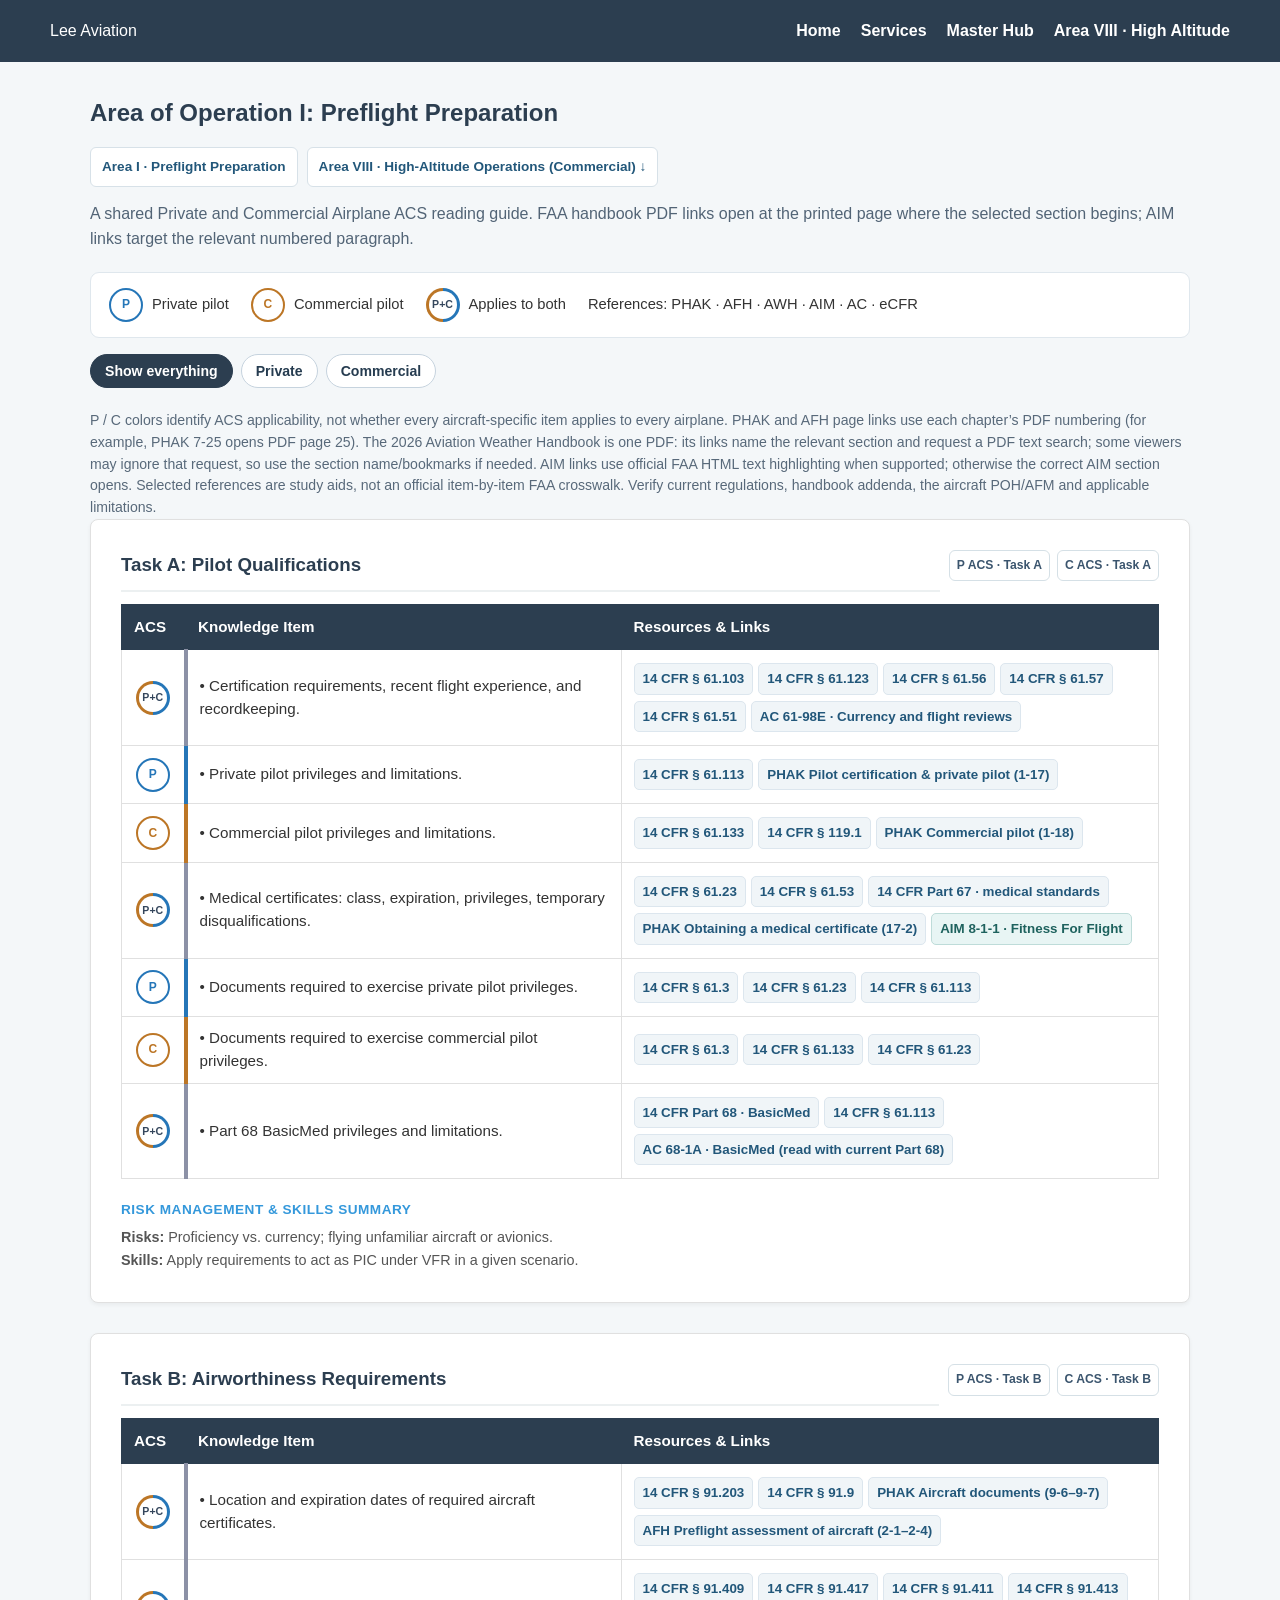
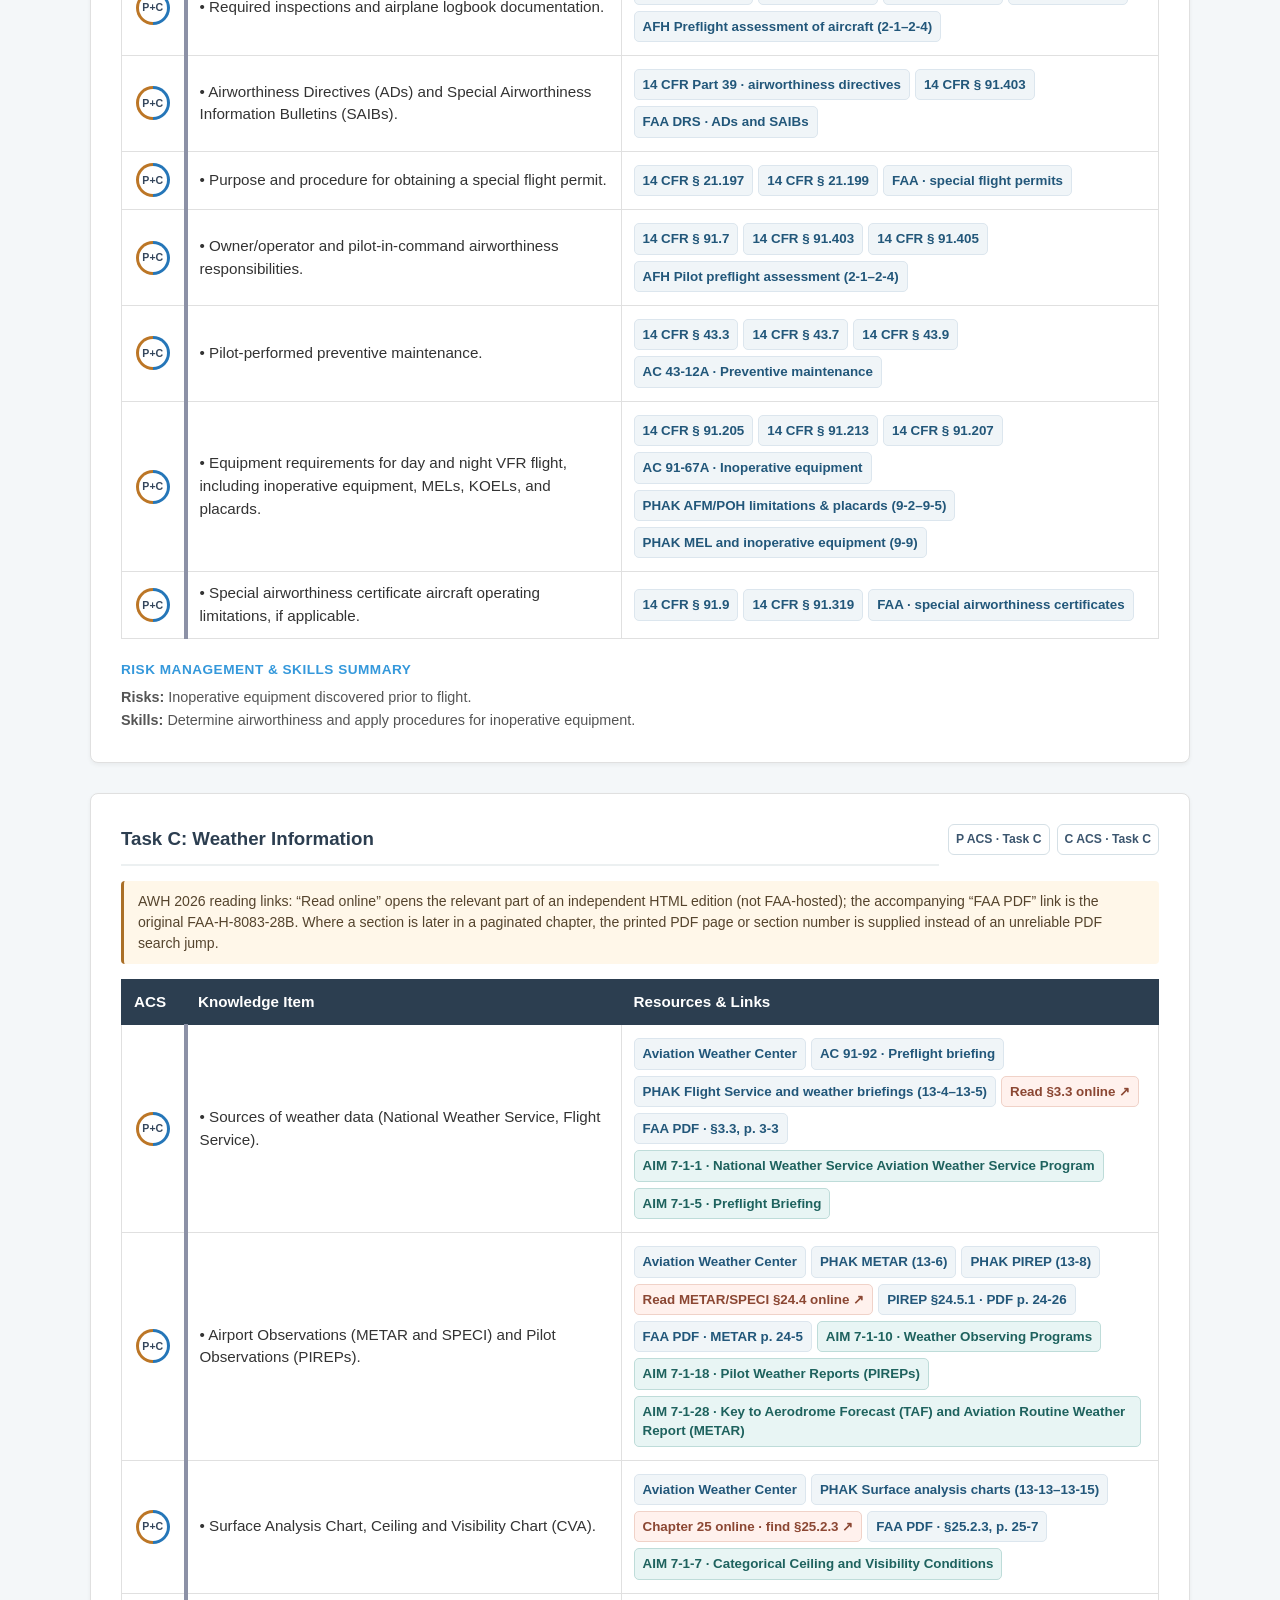
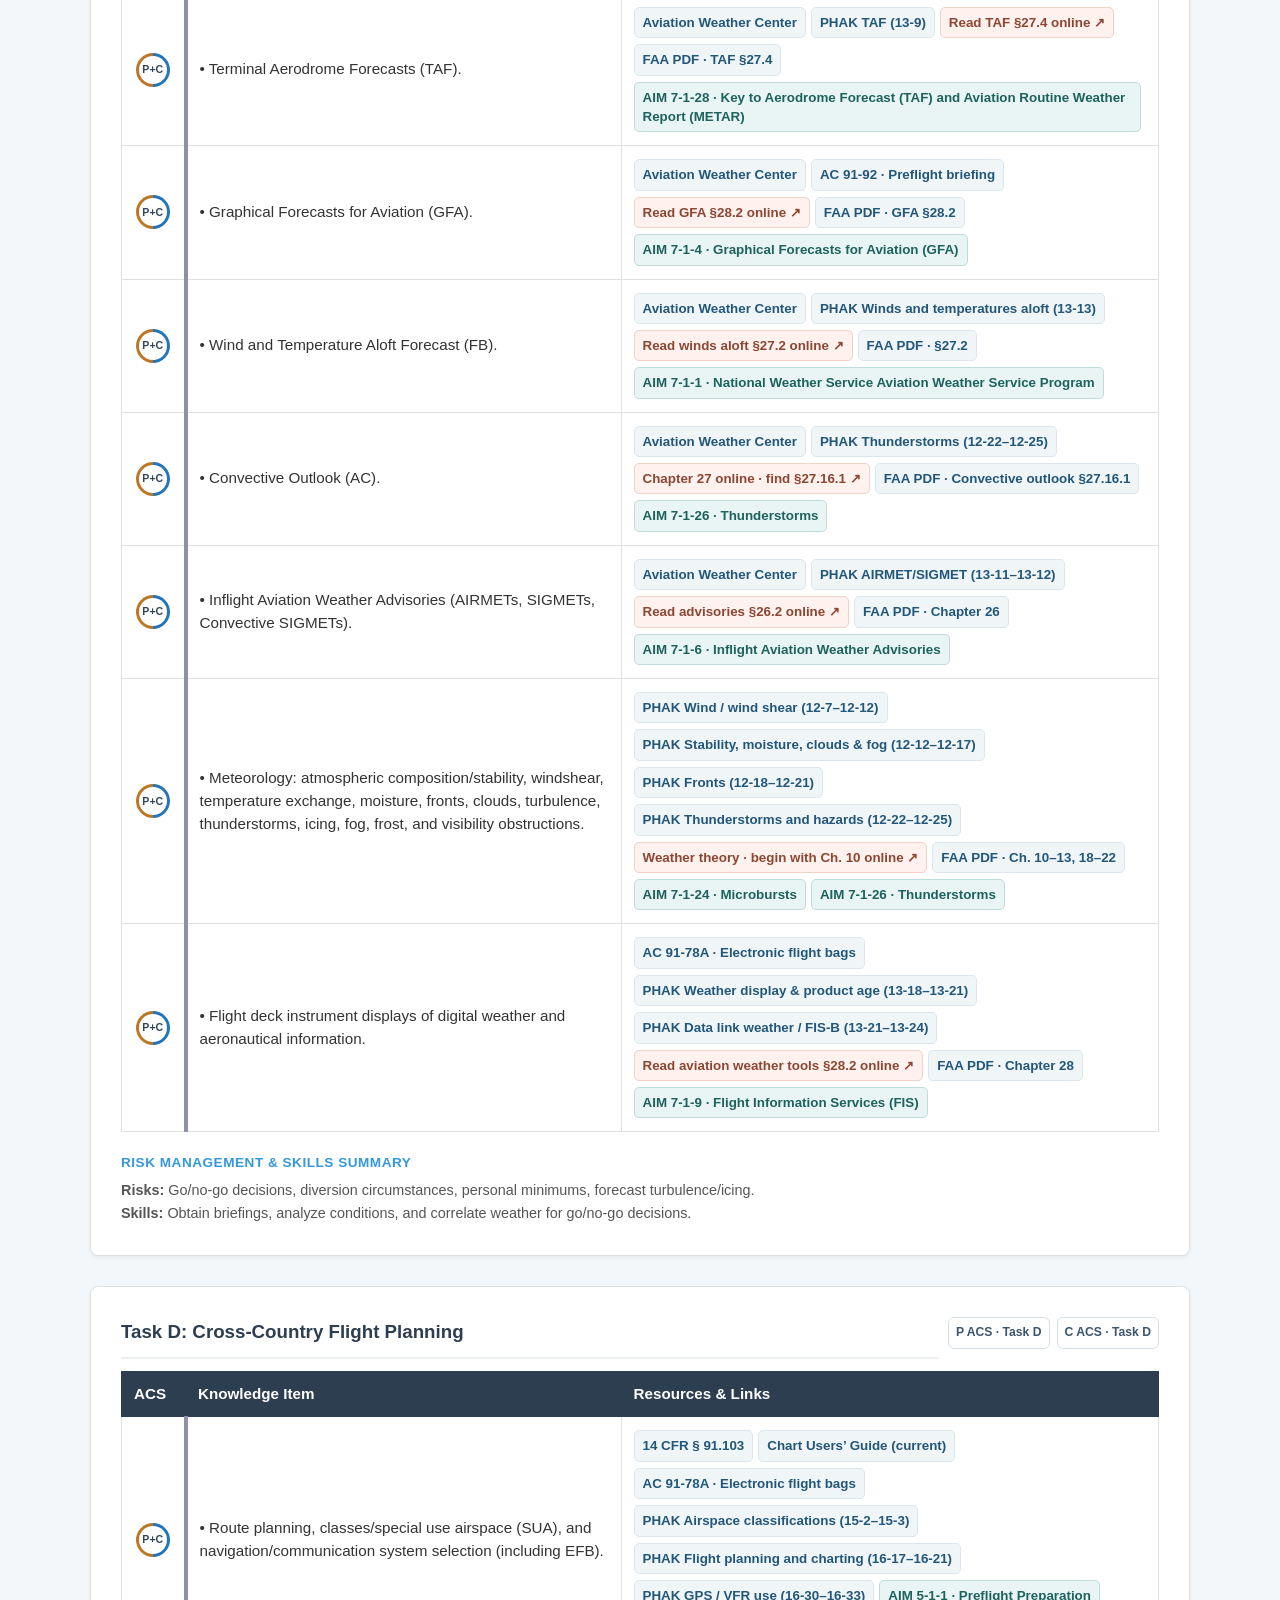
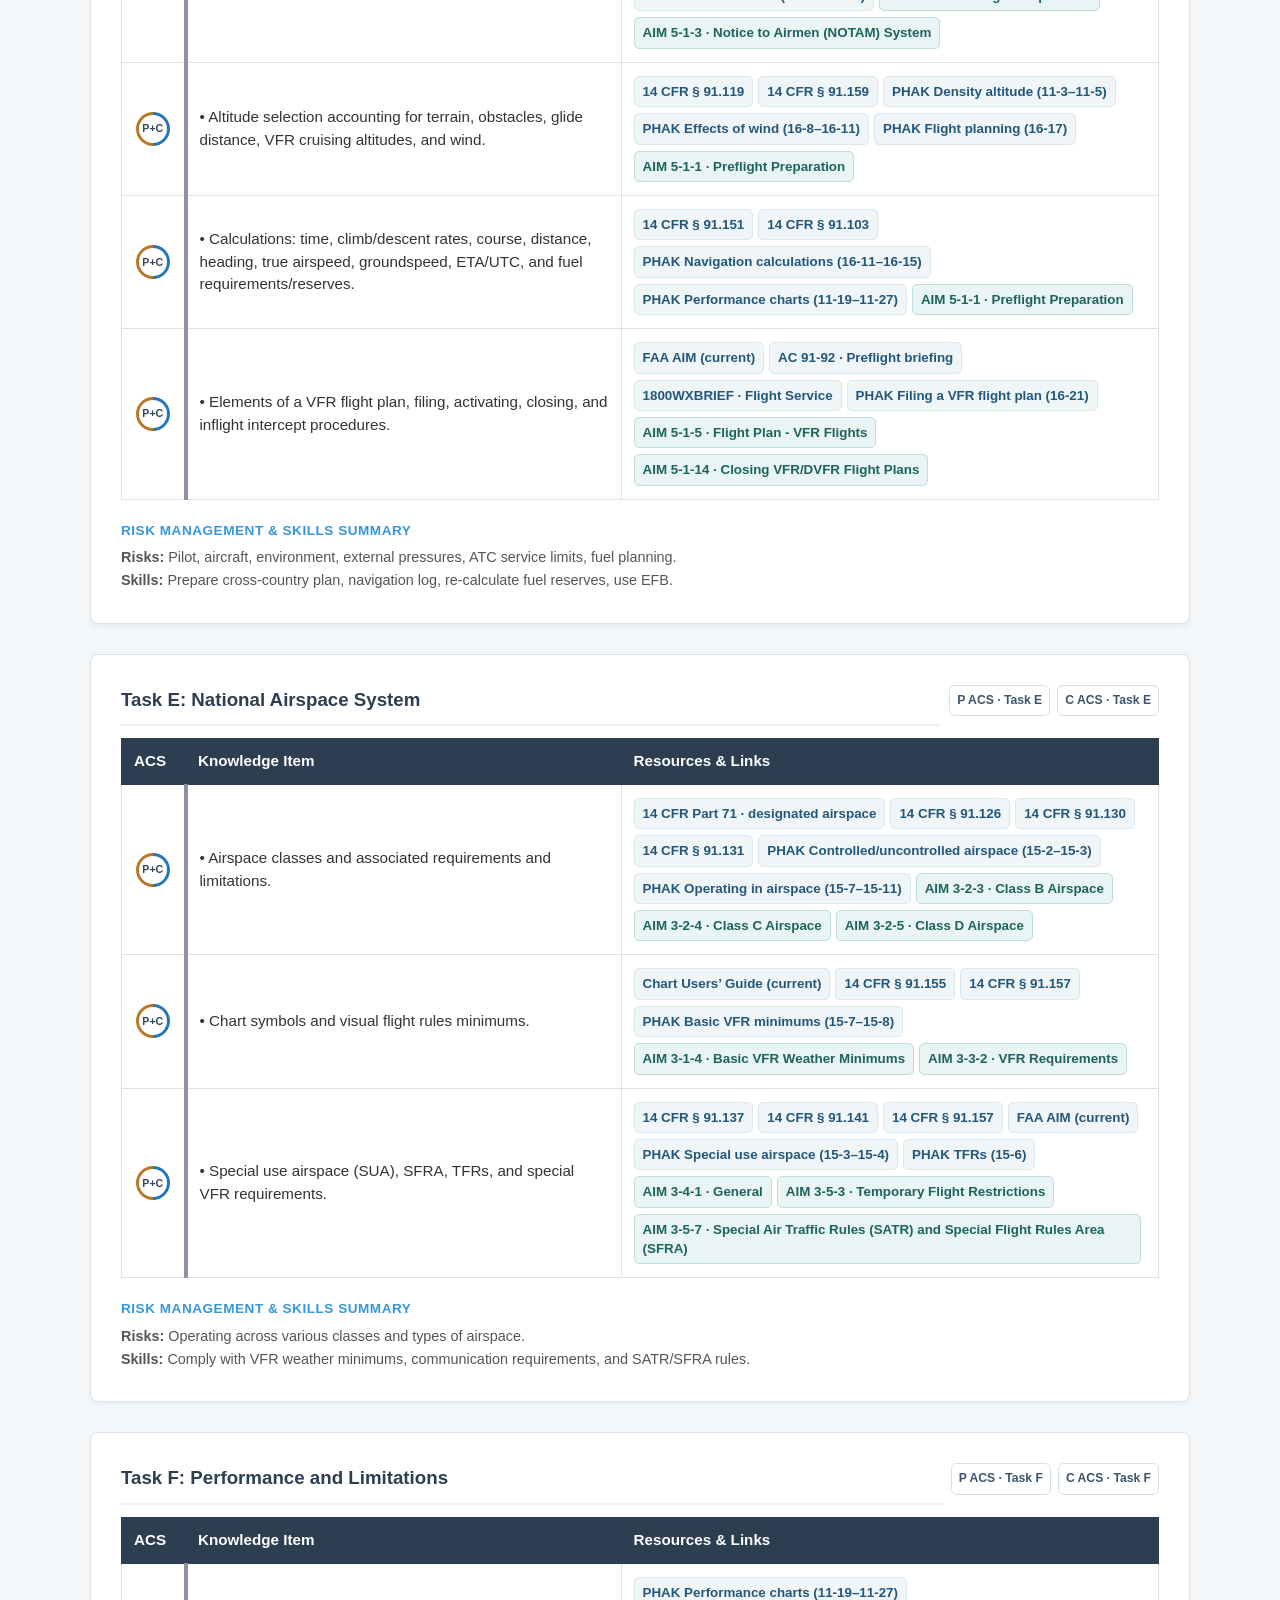
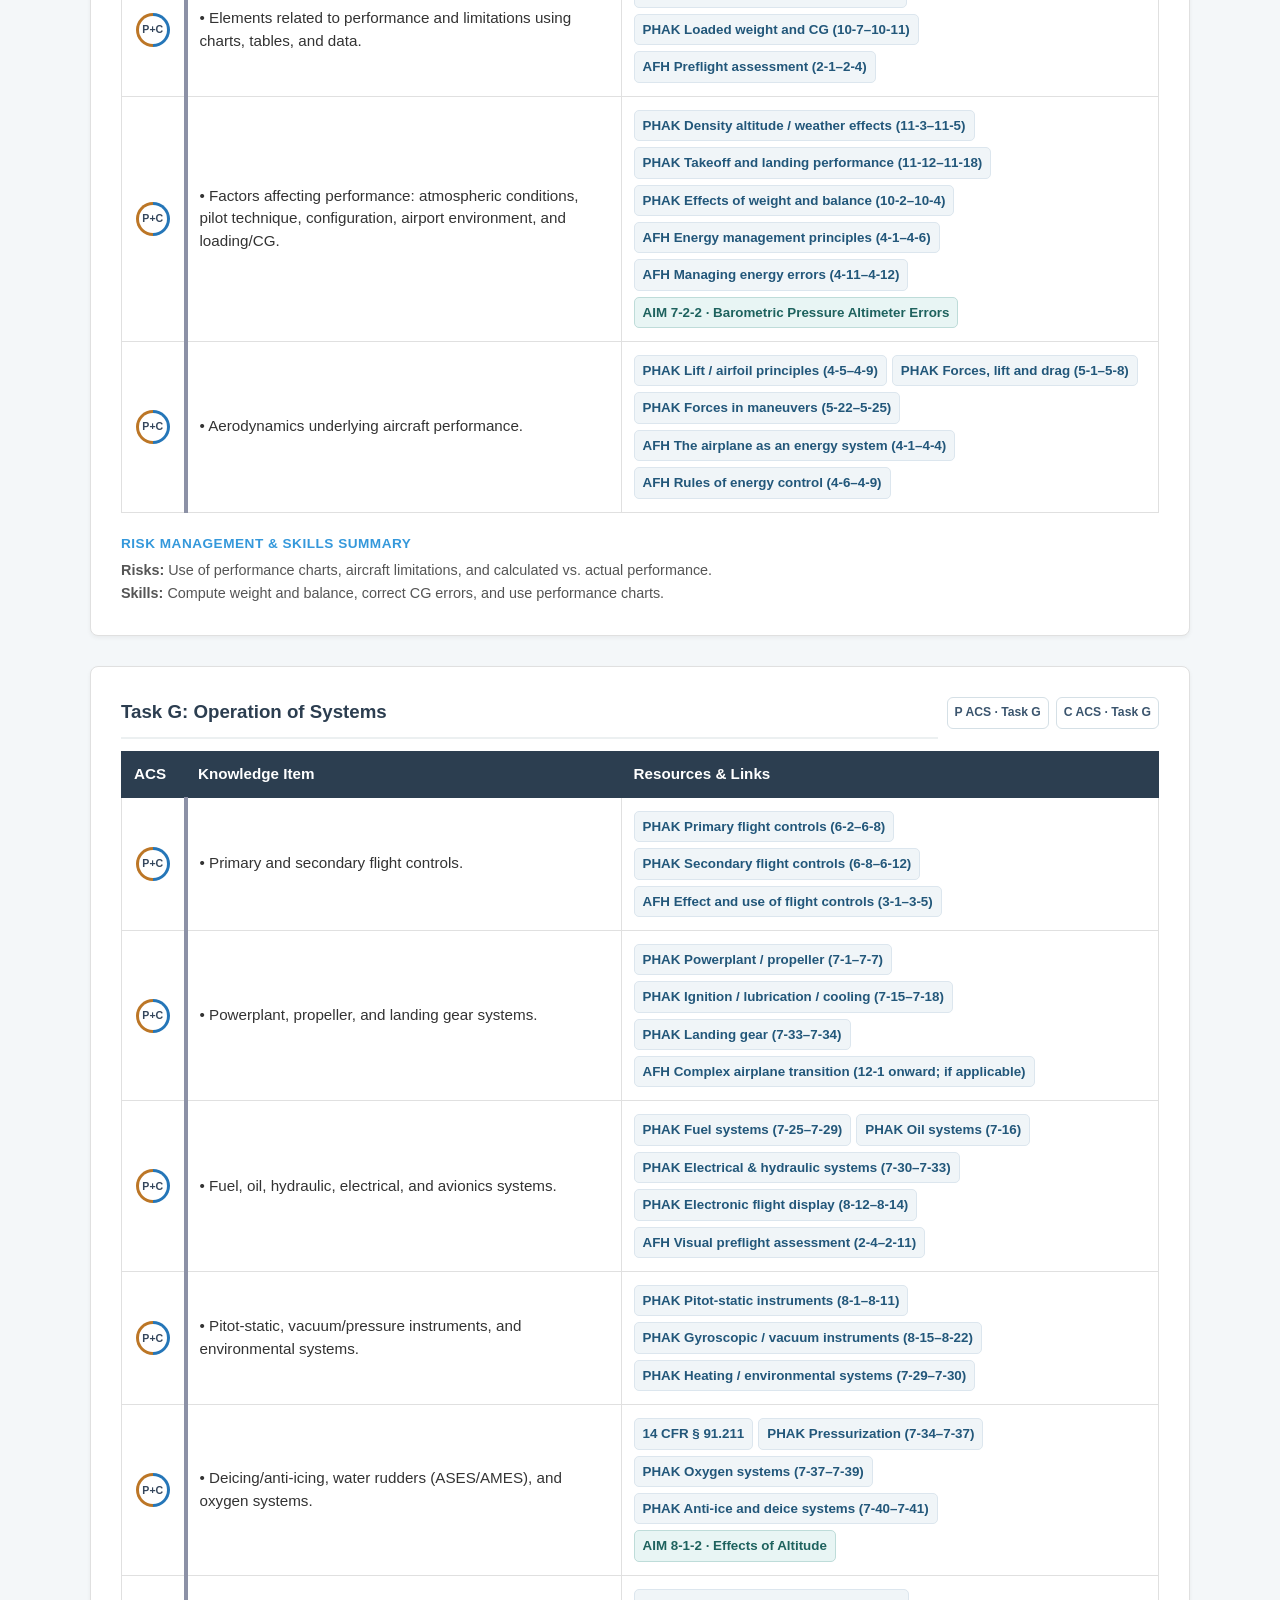
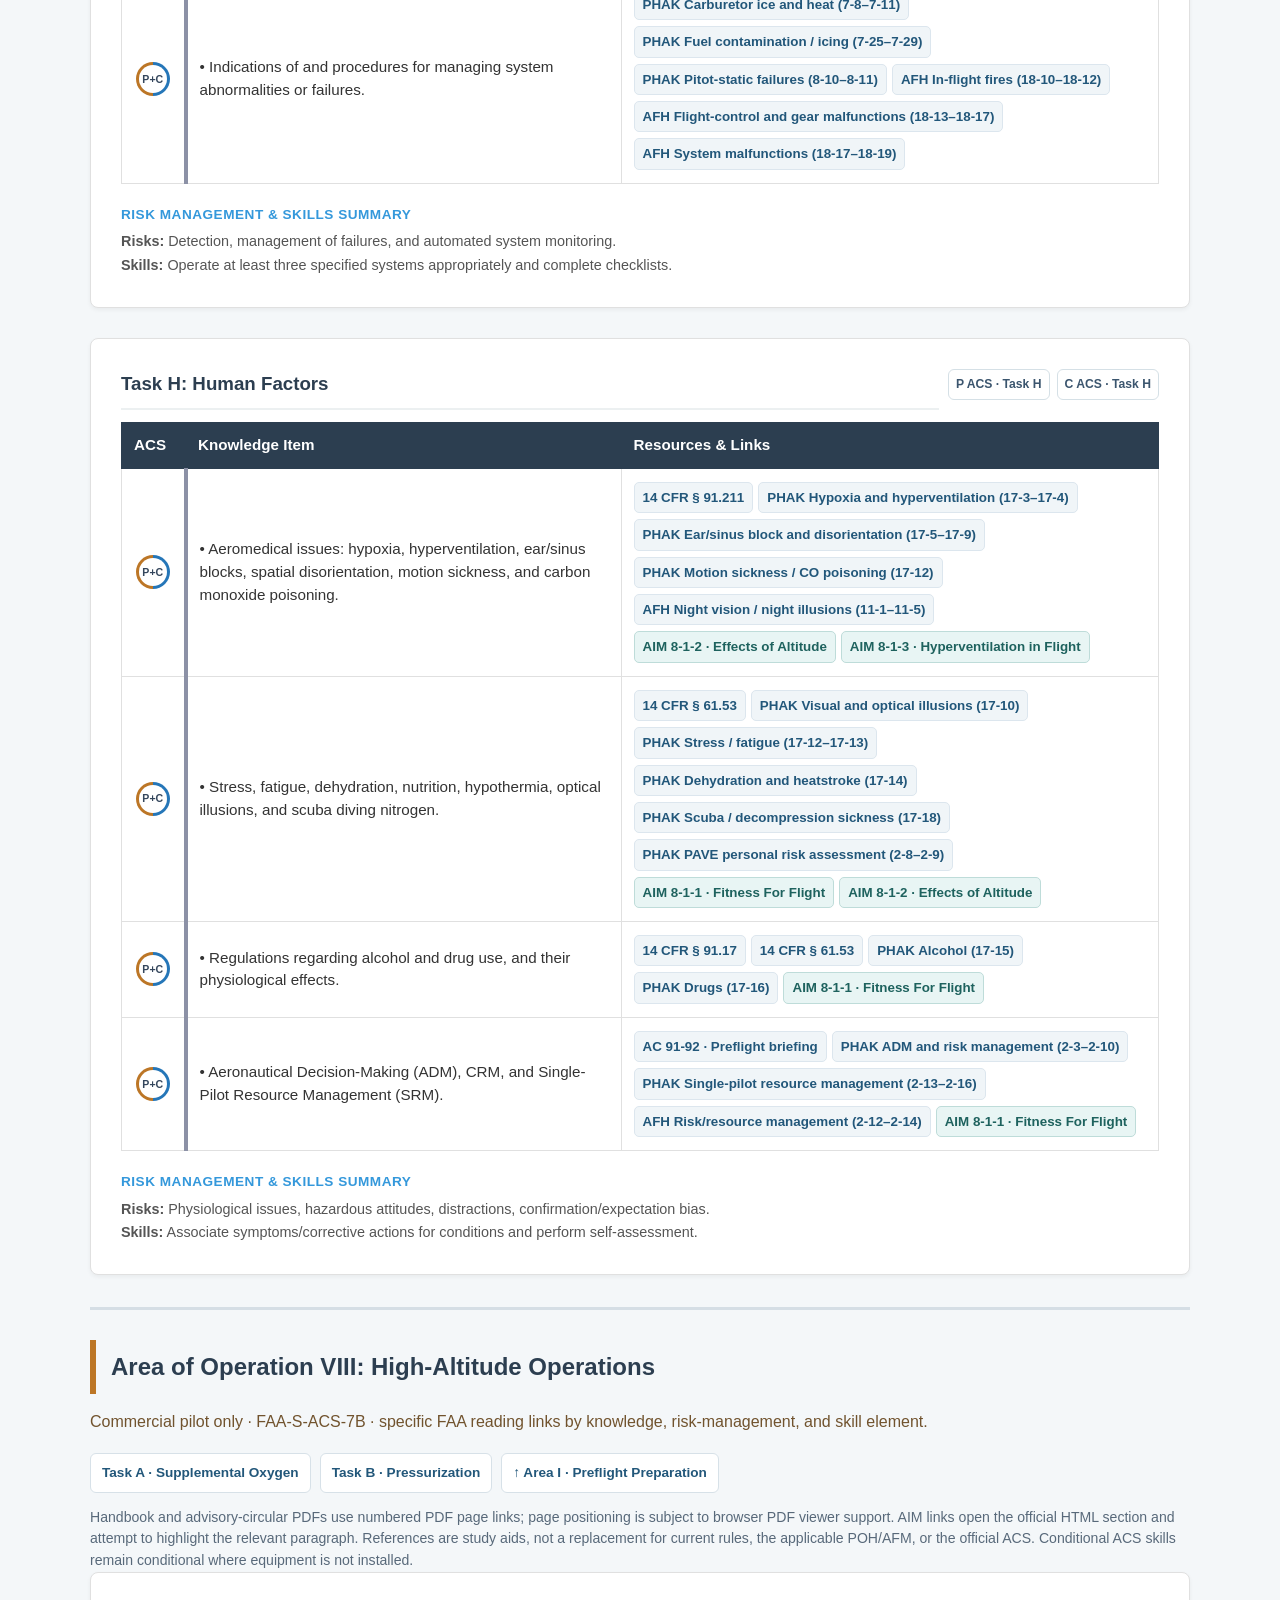
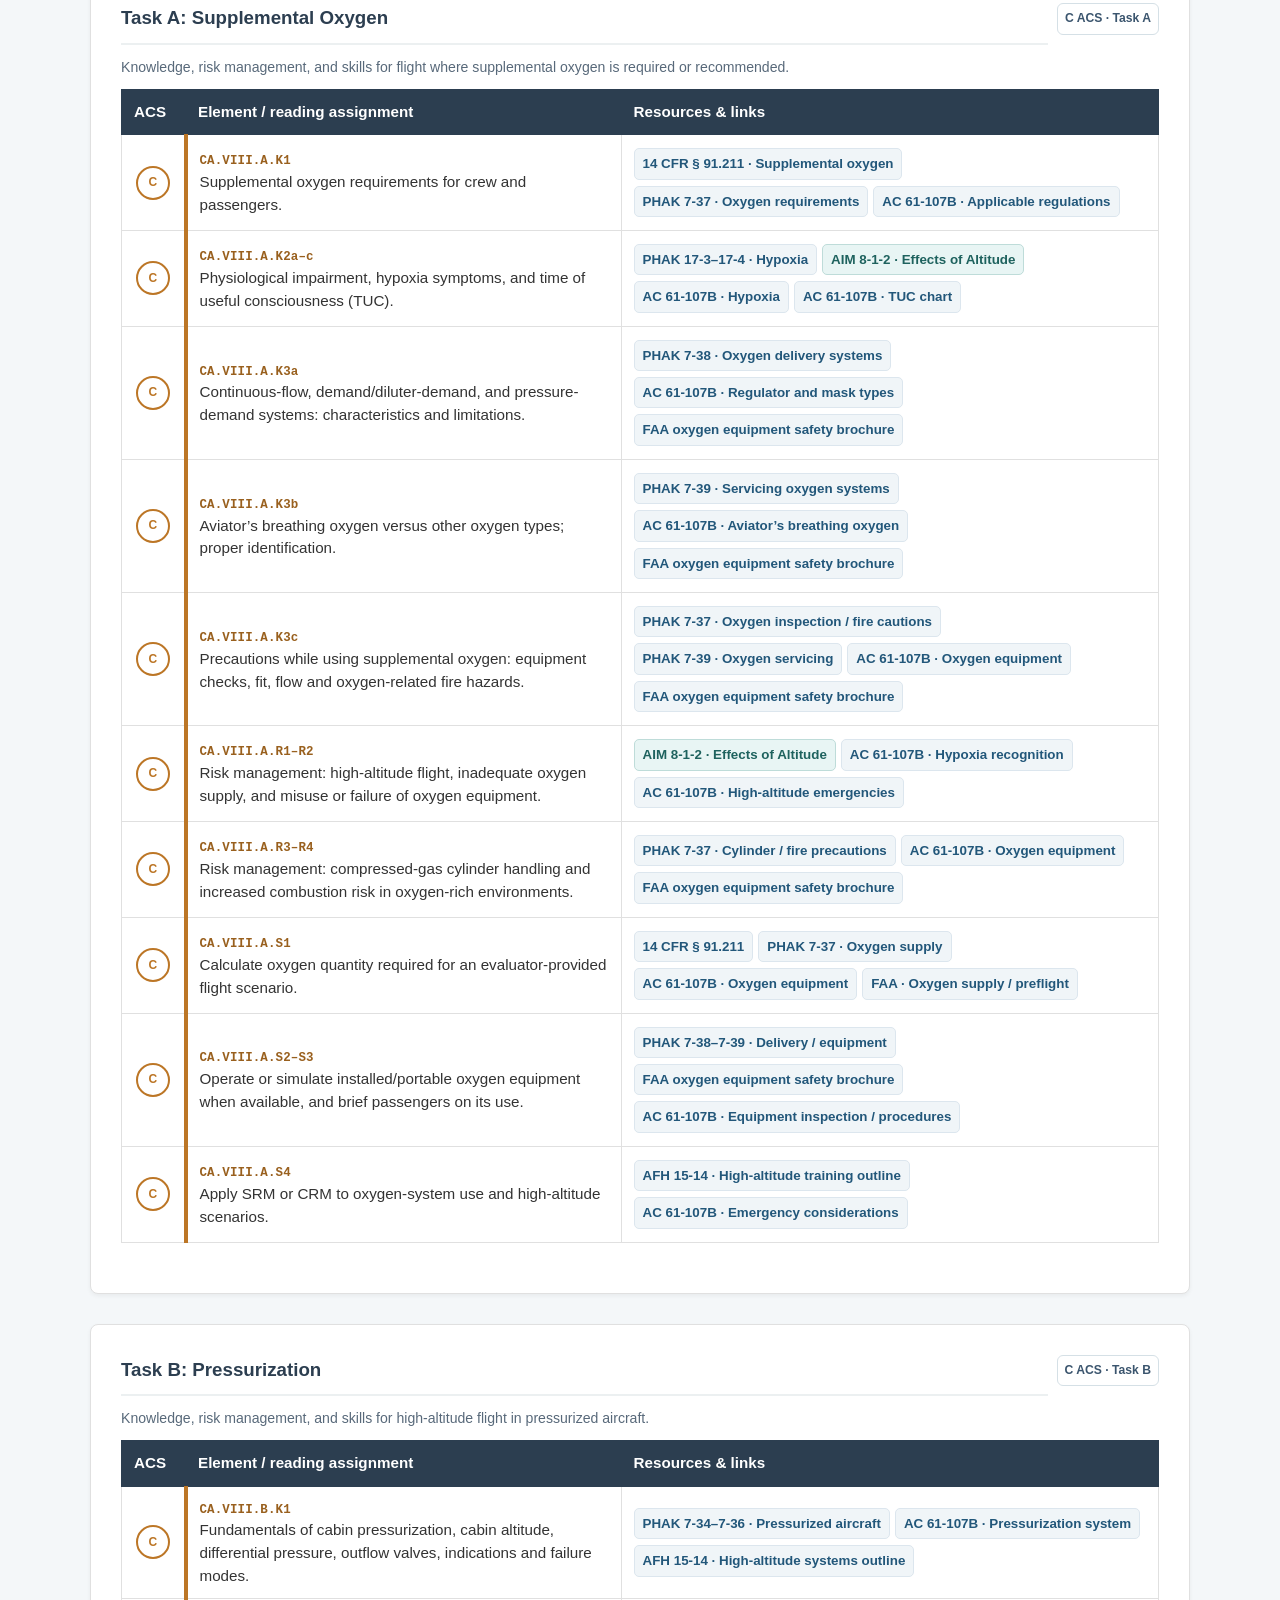
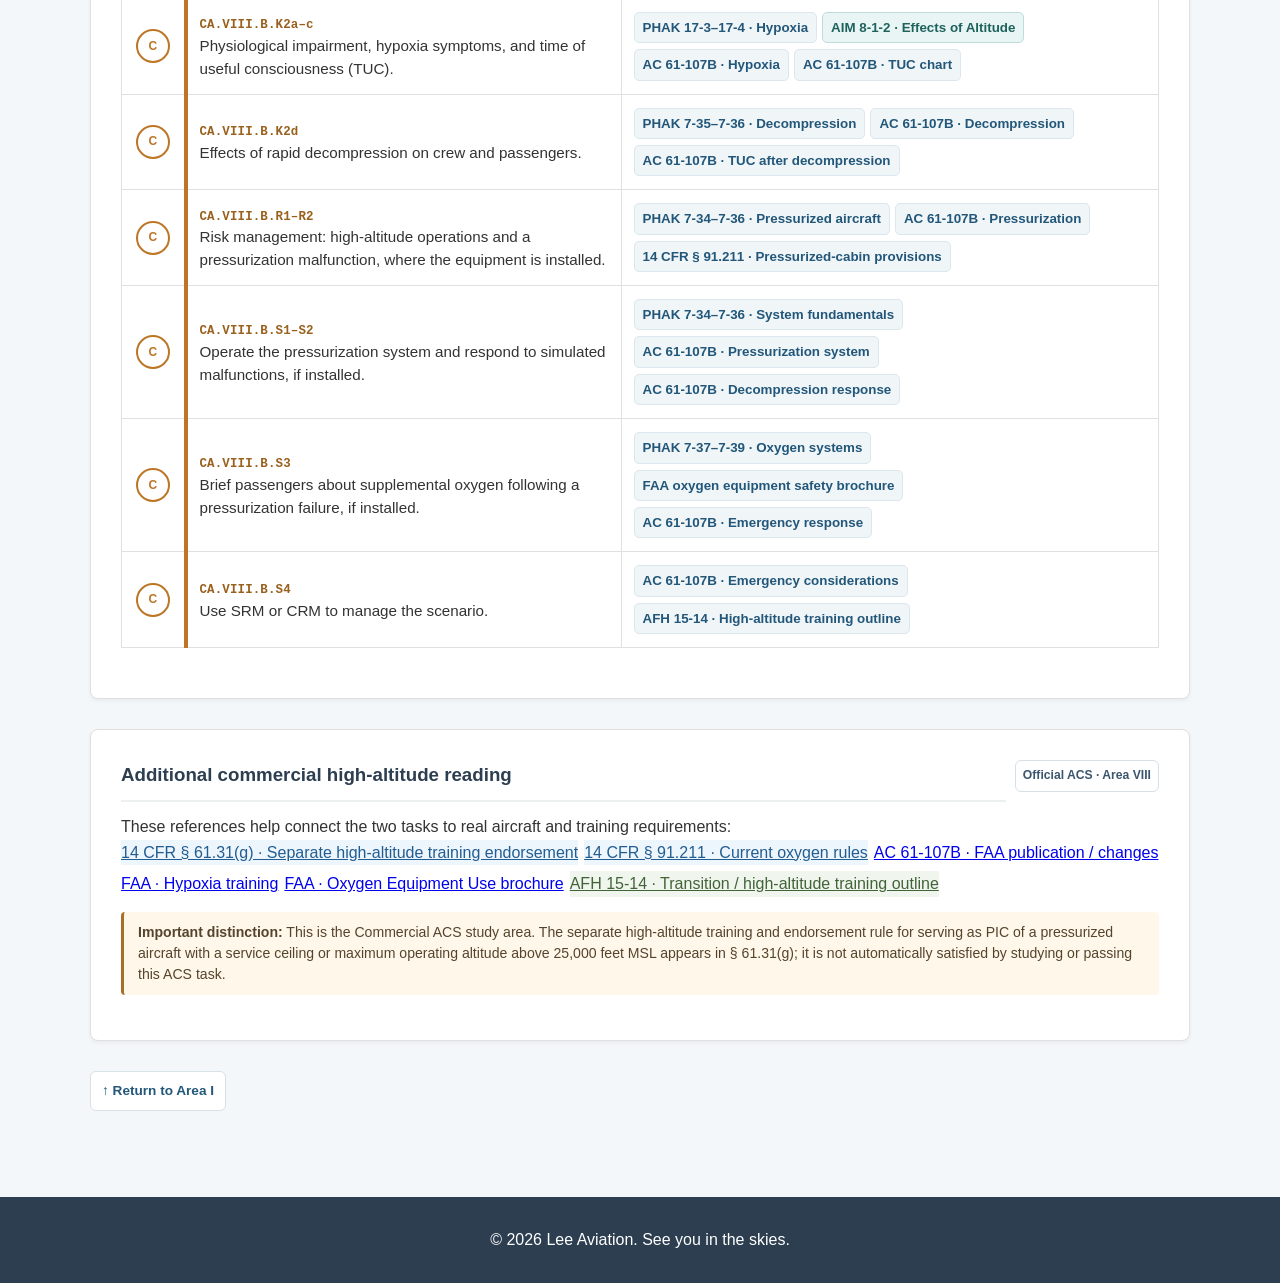
<file: area-i-preflight-private-commercial (3).html>
<!DOCTYPE html>

<html lang="en">
<head>
<meta charset="utf-8"/>
<meta content="width=device-width, initial-scale=1.0" name="viewport"/>
<title>Private &amp; Commercial ACS Study Guide | Lee Aviation</title>
<style>
        * {
            margin: 0;
            padding: 0;
            box-sizing: border-box;
            font-family: 'Helvetica Neue', Arial, sans-serif;
        }

        body {
            line-height: 1.6;
            color: #333;
            background-color: #f9f9f9;
        }

        nav {
            display: flex;
            justify-content: space-between;
            align-items: center;
            padding: 20px 50px;
            background-color: #2c3e50;
            color: white;
        }

        .nav-links {
            list-style: none;
            display: flex;
            gap: 20px;
        }

        .nav-links a {
            color: white;
            text-decoration: none;
            font-weight: bold;
        }

        .nav-links a:hover {
            color: #3498db;
        }

        section {
            padding: 50px;
            max-width: 1200px;
            margin: 0 auto;
        }

        h2, h3 {
            color: #2c3e50;
            margin-bottom: 15px;
        }

        .content-card {
            background: white;
            border: 1px solid #e0e0e0;
            padding: 30px;
            border-radius: 8px;
            margin-bottom: 30px;
            box-shadow: 0 2px 4px rgba(0,0,0,0.05);
        }

        .content-card h3 {
            border-bottom: 2px solid #ecf0f1;
            padding-bottom: 10px;
            margin-bottom: 20px;
            color: #2c3e50;
        }

        .resource-table {
            width: 100%;
            border-collapse: collapse;
            margin-top: 10px;
            margin-bottom: 20px;
            font-size: 0.95em;
        }

        .resource-table th {
            background-color: #2c3e50;
            color: white;
            padding: 10px 12px;
            text-align: left;
            border: 1px solid #2c3e50;
        }

        .resource-table td {
            padding: 10px 12px;
            border: 1px solid #e0e0e0;
            vertical-align: middle;
        }

        .resource-table tr:hover {
            background-color: #f5f5f5;
        }

        .link-col {
            width: 40%;
            color: #888;
            font-style: italic;
        }

        .link-col a {
            color: #3498db;
            text-decoration: none;
            font-weight: bold;
            font-style: normal;
        }

        .link-col a:hover {
            text-decoration: underline;
        }

        .section-subhead {
            font-weight: bold;
            color: #3498db;
            margin-top: 15px;
            margin-bottom: 5px;
            text-transform: uppercase;
            font-size: 0.85em;
            letter-spacing: 0.5px;
        }

        footer {
            text-align: center;
            padding: 30px;
            background-color: #2c3e50;
            color: white;
            margin-top: 40px;
        }
    
:root{--private:#2576b8;--commercial:#bc7626;--ink:#243b53;--muted:#65758a;}
body{background:#f4f7f9;}
nav{padding:18px clamp(18px,4vw,50px);}
section{padding:32px clamp(12px,4vw,50px);}
.content-card{padding:clamp(16px,3vw,30px);}
.intro{color:#526476;margin:8px 0 18px;}
.legend{display:flex;align-items:center;flex-wrap:wrap;gap:12px 22px;background:#fff;border:1px solid #dfe7ed;border-radius:9px;padding:15px 18px;margin:20px 0 12px;}
.legend-pair{display:inline-flex;align-items:center;gap:9px;font-size:.92rem;}
.roundel{width:34px;height:34px;flex:0 0 34px;display:inline-flex;align-items:center;justify-content:center;border-radius:50%;background:white;font-size:.75rem;font-weight:800;font-style:normal;}
.roundel.private{border:2.5px solid var(--private);color:var(--private)}
.roundel.commercial{border:2.5px solid var(--commercial);color:var(--commercial)}
.roundel.both{border:3px solid transparent;background:linear-gradient(white,white) padding-box,conic-gradient(var(--private) 0% 50%,var(--commercial) 50% 100%) border-box;color:#34465c;font-size:.66rem;}
.scope-cell{width:60px;text-align:center;}
.resource-table td.scope-cell{padding:8px;text-align:center;}
.resource-table td.topic-cell{font-weight:500;}
.resource-table th{white-space:normal;}
.resource-table td a.source-link{display:inline-block;background:#f0f5f8;border:1px solid #dce6ee;color:#22577a;border-radius:5px;padding:5px 8px;margin:3px 5px 3px 0;font-size:.88em;text-decoration:none;font-weight:600;line-height:1.45;}
.resource-table td a.source-link:hover,.resource-table td a.source-link:focus-visible{background:#e1edf7;text-decoration:underline;outline-offset:2px;}
.source-link.reg{background:#edf5fd;border-color:#c9dff1;color:#225d91;}
.source-link.ac{background:#fbf3e7;border-color:#eddfc9;color:#815117;}
.source-link.afh{background:#f0f5ed;border-color:#d8e6d1;color:#426439;}
.source-link.phak{background:#f1eff9;border-color:#ded7f1;color:#5d4c8d;}
.resource-table tr[data-scope="private"] td.topic-cell{border-left:4px solid var(--private)}
.resource-table tr[data-scope="commercial"] td.topic-cell{border-left:4px solid var(--commercial)}
.resource-table tr[data-scope="both"] td.topic-cell{border-left:4px solid #8c91a6}
.filters{display:flex;gap:8px;flex-wrap:wrap;align-items:center;margin:16px 0 22px;}
.filters button{border:1px solid #c6d3de;border-radius:20px;background:#fff;color:#263c50;padding:8px 14px;cursor:pointer;font-size:.88rem;font-weight:700;}
.filters button[aria-pressed="true"]{background:#2c3e50;color:#fff;border-color:#2c3e50;}
.filters button:focus-visible{outline:3px solid #74add2;outline-offset:2px}
.small-note{color:#58697a;font-size:.88em;line-height:1.55;}
.source-head{display:flex;justify-content:space-between;align-items:start;flex-wrap:wrap;gap:9px;margin:0 0 12px;}
.source-head h3{margin:0;flex:1;}
.acs-pointers{display:flex;flex-wrap:wrap;gap:7px;}
.acs-pointers a{font-size:.76rem;font-weight:700;border:1px solid #d5e0e6;border-radius:6px;padding:5px 7px;text-decoration:none;color:#3b556e;}
.acs-pointers a:hover{text-decoration:underline;}
.resource-table{table-layout:fixed;}
.resource-table th:first-child{width:64px;}
.resource-table th:nth-child(2){width:42%;}
.resource-table th:nth-child(3){width:auto;}
@media(max-width:710px){.resource-table{table-layout:auto;font-size:.85em;}.resource-table th:first-child{width:48px;}.resource-table th:nth-child(2){width:36%;}.resource-table td{padding:8px 6px;}.resource-table td a.source-link{padding:4px 5px;margin:2px 1px;}.roundel{width:29px;height:29px;flex-basis:29px;font-size:.69rem;}.roundel.both{font-size:.58rem;}}
@media print{nav,.filters{display:none}.content-card{break-inside:avoid}.resource-table tr{break-inside:avoid}body{background:#fff}}

.resource-table tr[hidden],.content-card[hidden]{display:none!important;}

.source-link.aim{background:#e8f5f4!important;border-color:#bedcd9!important;color:#1e625e!important}.source-link.weather{background:#fff1ed!important;border-color:#f0d2c8!important;color:#8b4733!important}

.weather-reading-note{padding:10px 14px;margin:0 0 15px;border-left:3px solid #aa6f27;background:#fff7e9;border-radius:4px;color:#55442d;font-size:.88rem;line-height:1.5;}


.acs-code{color:#99601e;font-family:ui-monospace,SFMono-Regular,Menlo,monospace;font-size:.78rem;font-weight:750;letter-spacing:.01em}.chapter-nav{display:flex;flex-wrap:wrap;gap:9px;margin:14px 0}.chapter-nav a{border:1px solid #d7e1e8;background:white;padding:8px 11px;border-radius:6px;color:#22577a;font-size:.85rem;font-weight:650;text-decoration:none}.chapter-nav a:hover{text-decoration:underline}.compact-sources{display:flex;flex-wrap:wrap;gap:6px}.study-pill{display:inline-flex;gap:7px;align-items:center;border:1px solid #efd9c2;border-radius:30px;background:#fff7ee;color:#93591a;padding:4px 10px;font-weight:700;font-size:.78rem}.resource-table td.topic-cell{font-weight:450;line-height:1.5}.source-link{white-space:normal}.weather-reading-note{margin:15px 0}.content-card{scroll-margin-top:12px}@media(max-width:550px){.resource-table th:first-child{width:43px}.resource-table th:nth-child(2){width:40%}}
/* Additional Commercial ACS area on this same page */
.acs-area{margin-top:32px;padding-top:30px;border-top:3px solid #d5dee5;scroll-margin-top:18px}
.commercial-area>h2{border-left:6px solid var(--commercial);padding:8px 0 8px 15px}
.commercial-area>.intro{color:#71532e}
.acs-area[hidden]{display:none!important}
#area-i,#high-altitude-task-a,#high-altitude-task-b{scroll-margin-top:20px}
</style>
</head>
<body>
<!-- Navigation Bar -->
<nav>
<div class="logo">Lee Aviation</div>
<ul class="nav-links">
<li><a href="index.html#home">Home</a></li>
<li><a href="index.html#services">Services</a></li>
<li><a href="master-acs.html">Master Hub</a></li>
<li><a href="#area-viii">Area VIII · High Altitude</a></li></ul>
</nav>
<section>
<h2 id="area-i">Area of Operation I: Preflight Preparation</h2><div class="chapter-nav"><a href="#area-i">Area I · Preflight Preparation</a><a href="#area-viii">Area VIII · High-Altitude Operations (Commercial) ↓</a></div>
<p class="intro">A shared Private and Commercial Airplane ACS reading guide. FAA handbook PDF links open at the printed page where the selected section begins; AIM links target the relevant numbered paragraph.</p><div aria-label="Certificate color legend" class="legend" role="note"><span class="legend-pair"><span aria-hidden="true" class="roundel private">P</span>Private pilot</span><span class="legend-pair"><span aria-hidden="true" class="roundel commercial">C</span>Commercial pilot</span><span class="legend-pair"><span aria-hidden="true" class="roundel both">P+C</span>Applies to both</span><span class="legend-pair">References: PHAK · AFH · AWH · AIM · AC · eCFR</span></div><div aria-label="Show material for certificate" class="filters" role="group"><button aria-pressed="true" data-filter="all" type="button">Show everything</button><button aria-pressed="false" data-filter="private" type="button">Private</button><button aria-pressed="false" data-filter="commercial" type="button">Commercial</button></div><p class="small-note">P / C colors identify ACS applicability, not whether every aircraft-specific item applies to every airplane. PHAK and AFH page links use each chapter’s PDF numbering (for example, PHAK 7-25 opens PDF page 25). The 2026 Aviation Weather Handbook is one PDF: its links name the relevant section and request a PDF text search; some viewers may ignore that request, so use the section name/bookmarks if needed. AIM links use official FAA HTML text highlighting when supported; otherwise the correct AIM section opens. Selected references are study aids, not an official item-by-item FAA crosswalk. Verify current regulations, handbook addenda, the aircraft POH/AFM and applicable limitations.</p>
<!-- TASK A -->
<div class="content-card">
<div class="source-head"><h3>Task A: Pilot Qualifications</h3><div class="acs-pointers"><a href="https://www.faa.gov/training_testing/testing/acs/private_airplane_acs_6.pdf#page=10" rel="noopener noreferrer" target="_blank">P ACS · Task A</a><a href="https://www.faa.gov/training_testing/testing/acs/commercial_airplane_acs_7.pdf#page=9" rel="noopener noreferrer" target="_blank">C ACS · Task A</a></div></div>
<table class="resource-table">
<thead>
<tr><th scope="col">ACS</th>
<th>Knowledge Item</th>
<th>Resources &amp; Links</th>
</tr>
</thead>
<tbody>
<tr data-scope="both" data-task="A"><td class="scope-cell"><span aria-label="Private and Commercial pilots" class="roundel both">P+C</span></td>
<td class="topic-cell">• Certification requirements, recent flight experience, and recordkeeping.</td>
<td class="link-col"><a class="source-link reg" href="https://www.ecfr.gov/current/title-14/part-61/section-61.103" rel="noopener noreferrer" target="_blank">14 CFR § 61.103</a><a class="source-link reg" href="https://www.ecfr.gov/current/title-14/part-61/section-61.123" rel="noopener noreferrer" target="_blank">14 CFR § 61.123</a><a class="source-link reg" href="https://www.ecfr.gov/current/title-14/part-61/section-61.56" rel="noopener noreferrer" target="_blank">14 CFR § 61.56</a><a class="source-link reg" href="https://www.ecfr.gov/current/title-14/part-61/section-61.57" rel="noopener noreferrer" target="_blank">14 CFR § 61.57</a><a class="source-link reg" href="https://www.ecfr.gov/current/title-14/part-61/section-61.51" rel="noopener noreferrer" target="_blank">14 CFR § 61.51</a><a class="source-link ac" href="https://www.faa.gov/regulations_policies/advisory_circulars/index.cfm/go/document.information/documentID/1043281" rel="noopener noreferrer" target="_blank">AC 61-98E · Currency and flight reviews</a></td>
</tr>
<tr data-scope="private" data-task="A"><td class="scope-cell"><span aria-label="Private pilot only" class="roundel private">P</span></td>
<td class="topic-cell">• Private pilot privileges and limitations.</td>
<td class="link-col"><a class="source-link reg" href="https://www.ecfr.gov/current/title-14/part-61/section-61.113" rel="noopener noreferrer" target="_blank">14 CFR § 61.113</a><a class="source-link phak" href="https://www.faa.gov/sites/faa.gov/files/03_phak_ch1.pdf#page=17" rel="noopener noreferrer" target="_blank">PHAK Pilot certification &amp; private pilot (1-17)</a></td>
</tr><tr data-scope="commercial" data-task="A"><td class="scope-cell"><span aria-label="Commercial pilot only" class="roundel commercial">C</span></td><td class="topic-cell">• Commercial pilot privileges and limitations.</td><td class="link-col"><a class="source-link reg" href="https://www.ecfr.gov/current/title-14/part-61/section-61.133" rel="noopener noreferrer" target="_blank">14 CFR § 61.133</a><a class="source-link reg" href="https://www.ecfr.gov/current/title-14/part-119/section-119.1" rel="noopener noreferrer" target="_blank">14 CFR § 119.1</a><a class="source-link phak" href="https://www.faa.gov/sites/faa.gov/files/03_phak_ch1.pdf#page=18" rel="noopener noreferrer" target="_blank">PHAK Commercial pilot (1-18)</a></td></tr>
<tr data-scope="both" data-task="A"><td class="scope-cell"><span aria-label="Private and Commercial pilots" class="roundel both">P+C</span></td>
<td class="topic-cell">• Medical certificates: class, expiration, privileges, temporary disqualifications.</td>
<td class="link-col"><a class="source-link reg" href="https://www.ecfr.gov/current/title-14/part-61/section-61.23" rel="noopener noreferrer" target="_blank">14 CFR § 61.23</a><a class="source-link reg" href="https://www.ecfr.gov/current/title-14/part-61/section-61.53" rel="noopener noreferrer" target="_blank">14 CFR § 61.53</a><a class="source-link reg" href="https://www.ecfr.gov/current/title-14/part-67" rel="noopener noreferrer" target="_blank">14 CFR Part 67 · medical standards</a><a class="source-link phak" href="https://www.faa.gov/sites/faa.gov/files/19_phak_ch17.pdf#page=2" rel="noopener noreferrer" target="_blank">PHAK Obtaining a medical certificate (17-2)</a><a class="source-link aim" href="https://www.faa.gov/air_traffic/publications/atpubs/aim_html/chap8_section_1.html#:~:text=8-1-1.%20Fitness%20For%20Flight" rel="noopener noreferrer" target="_blank">AIM 8-1-1 · Fitness For Flight</a></td>
</tr>
<tr data-scope="private" data-task="A"><td class="scope-cell"><span aria-label="Private pilot only" class="roundel private">P</span></td><td class="topic-cell">• Documents required to exercise private pilot privileges.</td><td class="link-col"><a class="source-link reg" href="https://www.ecfr.gov/current/title-14/part-61/section-61.3" rel="noopener noreferrer" target="_blank">14 CFR § 61.3</a><a class="source-link reg" href="https://www.ecfr.gov/current/title-14/part-61/section-61.23" rel="noopener noreferrer" target="_blank">14 CFR § 61.23</a><a class="source-link reg" href="https://www.ecfr.gov/current/title-14/part-61/section-61.113" rel="noopener noreferrer" target="_blank">14 CFR § 61.113</a></td></tr><tr data-scope="commercial" data-task="A"><td class="scope-cell"><span aria-label="Commercial pilot only" class="roundel commercial">C</span></td>
<td class="topic-cell">• Documents required to exercise commercial pilot privileges.</td>
<td class="link-col"><a class="source-link reg" href="https://www.ecfr.gov/current/title-14/part-61/section-61.3" rel="noopener noreferrer" target="_blank">14 CFR § 61.3</a><a class="source-link reg" href="https://www.ecfr.gov/current/title-14/part-61/section-61.133" rel="noopener noreferrer" target="_blank">14 CFR § 61.133</a><a class="source-link reg" href="https://www.ecfr.gov/current/title-14/part-61/section-61.23" rel="noopener noreferrer" target="_blank">14 CFR § 61.23</a></td>
</tr>
<tr data-scope="both" data-task="A"><td class="scope-cell"><span aria-label="Private and Commercial pilots" class="roundel both">P+C</span></td>
<td class="topic-cell">• Part 68 BasicMed privileges and limitations.</td>
<td class="link-col"><a class="source-link reg" href="https://www.ecfr.gov/current/title-14/part-68" rel="noopener noreferrer" target="_blank">14 CFR Part 68 · BasicMed</a><a class="source-link reg" href="https://www.ecfr.gov/current/title-14/part-61/section-61.113" rel="noopener noreferrer" target="_blank">14 CFR § 61.113</a><a class="source-link ac" href="https://www.faa.gov/regulations_policies/advisory_circulars/index.cfm/go/document.information/documentid/1031168" rel="noopener noreferrer" target="_blank">AC 68-1A · BasicMed (read with current Part 68)</a></td>
</tr>
</tbody>
</table>
<div class="section-subhead">Risk Management &amp; Skills Summary</div>
<p style="font-size: 0.9em; color: #555;"><strong>Risks:</strong> Proficiency vs. currency; flying unfamiliar aircraft or avionics.<br/><strong>Skills:</strong> Apply requirements to act as PIC under VFR in a given scenario.</p>
</div>
<!-- TASK B -->
<div class="content-card">
<div class="source-head"><h3>Task B: Airworthiness Requirements</h3><div class="acs-pointers"><a href="https://www.faa.gov/training_testing/testing/acs/private_airplane_acs_6.pdf#page=10" rel="noopener noreferrer" target="_blank">P ACS · Task B</a><a href="https://www.faa.gov/training_testing/testing/acs/commercial_airplane_acs_7.pdf#page=9" rel="noopener noreferrer" target="_blank">C ACS · Task B</a></div></div>
<table class="resource-table">
<thead>
<tr><th scope="col">ACS</th>
<th>Knowledge Item</th>
<th>Resources &amp; Links</th>
</tr>
</thead>
<tbody>
<tr data-scope="both" data-task="B"><td class="scope-cell"><span aria-label="Private and Commercial pilots" class="roundel both">P+C</span></td>
<td class="topic-cell">• Location and expiration dates of required aircraft certificates.</td>
<td class="link-col"><a class="source-link reg" href="https://www.ecfr.gov/current/title-14/part-91/section-91.203" rel="noopener noreferrer" target="_blank">14 CFR § 91.203</a><a class="source-link reg" href="https://www.ecfr.gov/current/title-14/part-91/section-91.9" rel="noopener noreferrer" target="_blank">14 CFR § 91.9</a><a class="source-link phak" href="https://www.faa.gov/sites/faa.gov/files/11_phak_ch9.pdf#page=6" rel="noopener noreferrer" target="_blank">PHAK Aircraft documents (9-6–9-7)</a><a class="source-link afh" href="https://www.faa.gov/sites/faa.gov/files/regulations_policies/handbooks_manuals/aviation/airplane_handbook/03_afh_ch2.pdf#page=1" rel="noopener noreferrer" target="_blank">AFH Preflight assessment of aircraft (2-1–2-4)</a></td>
</tr>
<tr data-scope="both" data-task="B"><td class="scope-cell"><span aria-label="Private and Commercial pilots" class="roundel both">P+C</span></td>
<td class="topic-cell">• Required inspections and airplane logbook documentation.</td>
<td class="link-col"><a class="source-link reg" href="https://www.ecfr.gov/current/title-14/part-91/section-91.409" rel="noopener noreferrer" target="_blank">14 CFR § 91.409</a><a class="source-link reg" href="https://www.ecfr.gov/current/title-14/part-91/section-91.417" rel="noopener noreferrer" target="_blank">14 CFR § 91.417</a><a class="source-link reg" href="https://www.ecfr.gov/current/title-14/part-91/section-91.411" rel="noopener noreferrer" target="_blank">14 CFR § 91.411</a><a class="source-link reg" href="https://www.ecfr.gov/current/title-14/part-91/section-91.413" rel="noopener noreferrer" target="_blank">14 CFR § 91.413</a><a class="source-link afh" href="https://www.faa.gov/sites/faa.gov/files/regulations_policies/handbooks_manuals/aviation/airplane_handbook/03_afh_ch2.pdf#page=1" rel="noopener noreferrer" target="_blank">AFH Preflight assessment of aircraft (2-1–2-4)</a></td>
</tr>
<tr data-scope="both" data-task="B"><td class="scope-cell"><span aria-label="Private and Commercial pilots" class="roundel both">P+C</span></td>
<td class="topic-cell">• Airworthiness Directives (ADs) and Special Airworthiness Information Bulletins (SAIBs).</td>
<td class="link-col"><a class="source-link reg" href="https://www.ecfr.gov/current/title-14/part-39" rel="noopener noreferrer" target="_blank">14 CFR Part 39 · airworthiness directives</a><a class="source-link reg" href="https://www.ecfr.gov/current/title-14/part-91/section-91.403" rel="noopener noreferrer" target="_blank">14 CFR § 91.403</a><a class="source-link faa" href="https://drs.faa.gov/" rel="noopener noreferrer" target="_blank">FAA DRS · ADs and SAIBs</a></td>
</tr>
<tr data-scope="both" data-task="B"><td class="scope-cell"><span aria-label="Private and Commercial pilots" class="roundel both">P+C</span></td>
<td class="topic-cell">• Purpose and procedure for obtaining a special flight permit.</td>
<td class="link-col"><a class="source-link reg" href="https://www.ecfr.gov/current/title-14/part-21/section-21.197" rel="noopener noreferrer" target="_blank">14 CFR § 21.197</a><a class="source-link reg" href="https://www.ecfr.gov/current/title-14/part-21/section-21.199" rel="noopener noreferrer" target="_blank">14 CFR § 21.199</a><a class="source-link faa" href="https://www.faa.gov/aircraft/air_cert/aw_cert/special_aw_certificates" rel="noopener noreferrer" target="_blank">FAA · special flight permits</a></td>
</tr><tr data-scope="both" data-task="B"><td class="scope-cell"><span aria-label="Private and Commercial pilots" class="roundel both">P+C</span></td><td class="topic-cell">• Owner/operator and pilot-in-command airworthiness responsibilities.</td><td class="link-col"><a class="source-link reg" href="https://www.ecfr.gov/current/title-14/part-91/section-91.7" rel="noopener noreferrer" target="_blank">14 CFR § 91.7</a><a class="source-link reg" href="https://www.ecfr.gov/current/title-14/part-91/section-91.403" rel="noopener noreferrer" target="_blank">14 CFR § 91.403</a><a class="source-link reg" href="https://www.ecfr.gov/current/title-14/part-91/section-91.405" rel="noopener noreferrer" target="_blank">14 CFR § 91.405</a><a class="source-link afh" href="https://www.faa.gov/sites/faa.gov/files/regulations_policies/handbooks_manuals/aviation/airplane_handbook/03_afh_ch2.pdf#page=1" rel="noopener noreferrer" target="_blank">AFH Pilot preflight assessment (2-1–2-4)</a></td></tr>
<tr data-scope="both" data-task="B"><td class="scope-cell"><span aria-label="Private and Commercial pilots" class="roundel both">P+C</span></td>
<td class="topic-cell">• Pilot-performed preventive maintenance.</td>
<td class="link-col"><a class="source-link reg" href="https://www.ecfr.gov/current/title-14/part-43/section-43.3" rel="noopener noreferrer" target="_blank">14 CFR § 43.3</a><a class="source-link reg" href="https://www.ecfr.gov/current/title-14/part-43/section-43.7" rel="noopener noreferrer" target="_blank">14 CFR § 43.7</a><a class="source-link reg" href="https://www.ecfr.gov/current/title-14/part-43/section-43.9" rel="noopener noreferrer" target="_blank">14 CFR § 43.9</a><a class="source-link ac" href="https://www.faa.gov/regulations_policies/advisory_circulars/index.cfm/go/document.information/documentID/1028826" rel="noopener noreferrer" target="_blank">AC 43-12A · Preventive maintenance</a></td>
</tr>
<tr data-scope="both" data-task="B"><td class="scope-cell"><span aria-label="Private and Commercial pilots" class="roundel both">P+C</span></td>
<td class="topic-cell">• Equipment requirements for day and night VFR flight, including inoperative equipment, MELs, KOELs, and placards.</td>
<td class="link-col"><a class="source-link reg" href="https://www.ecfr.gov/current/title-14/part-91/section-91.205" rel="noopener noreferrer" target="_blank">14 CFR § 91.205</a><a class="source-link reg" href="https://www.ecfr.gov/current/title-14/part-91/section-91.213" rel="noopener noreferrer" target="_blank">14 CFR § 91.213</a><a class="source-link reg" href="https://www.ecfr.gov/current/title-14/part-91/section-91.207" rel="noopener noreferrer" target="_blank">14 CFR § 91.207</a><a class="source-link ac" href="https://www.faa.gov/regulations_policies/advisory_circulars/index.cfm/go/document.information/documentID/1042212" rel="noopener noreferrer" target="_blank">AC 91-67A · Inoperative equipment</a><a class="source-link phak" href="https://www.faa.gov/sites/faa.gov/files/11_phak_ch9.pdf#page=2" rel="noopener noreferrer" target="_blank">PHAK AFM/POH limitations &amp; placards (9-2–9-5)</a><a class="source-link phak" href="https://www.faa.gov/sites/faa.gov/files/11_phak_ch9.pdf#page=9" rel="noopener noreferrer" target="_blank">PHAK MEL and inoperative equipment (9-9)</a></td>
</tr>
<tr data-scope="both" data-task="B"><td class="scope-cell"><span aria-label="Private and Commercial pilots" class="roundel both">P+C</span></td>
<td class="topic-cell">• Special airworthiness certificate aircraft operating limitations, if applicable.</td>
<td class="link-col"><a class="source-link reg" href="https://www.ecfr.gov/current/title-14/part-91/section-91.9" rel="noopener noreferrer" target="_blank">14 CFR § 91.9</a><a class="source-link reg" href="https://www.ecfr.gov/current/title-14/part-91/section-91.319" rel="noopener noreferrer" target="_blank">14 CFR § 91.319</a><a class="source-link faa" href="https://www.faa.gov/aircraft/air_cert/aw_cert/special_aw_certificates" rel="noopener noreferrer" target="_blank">FAA · special airworthiness certificates</a></td>
</tr>
</tbody>
</table>
<div class="section-subhead">Risk Management &amp; Skills Summary</div>
<p style="font-size: 0.9em; color: #555;"><strong>Risks:</strong> Inoperative equipment discovered prior to flight.<br/><strong>Skills:</strong> Determine airworthiness and apply procedures for inoperative equipment.</p>
</div>
<!-- TASK C -->
<div class="content-card">
<div class="source-head"><h3>Task C: Weather Information</h3><div class="acs-pointers"><a href="https://www.faa.gov/training_testing/testing/acs/private_airplane_acs_6.pdf#page=11" rel="noopener noreferrer" target="_blank">P ACS · Task C</a><a href="https://www.faa.gov/training_testing/testing/acs/commercial_airplane_acs_7.pdf#page=10" rel="noopener noreferrer" target="_blank">C ACS · Task C</a></div></div><p class="weather-reading-note">AWH 2026 reading links: “Read online” opens the relevant part of an independent HTML edition (not FAA-hosted); the accompanying “FAA PDF” link is the original FAA-H-8083-28B. Where a section is later in a paginated chapter, the printed PDF page or section number is supplied instead of an unreliable PDF search jump.</p>
<table class="resource-table">
<thead>
<tr><th scope="col">ACS</th>
<th>Knowledge Item</th>
<th>Resources &amp; Links</th>
</tr>
</thead>
<tbody>
<tr data-scope="both" data-task="C"><td class="scope-cell"><span aria-label="Private and Commercial pilots" class="roundel both">P+C</span></td>
<td class="topic-cell">• Sources of weather data (National Weather Service, Flight Service).</td>
<td class="link-col"><a class="source-link faa" href="https://aviationweather.gov/" rel="noopener noreferrer" target="_blank">Aviation Weather Center</a><a class="source-link ac" href="https://www.faa.gov/regulations_policies/advisory_circulars/index.cfm/go/document.information/documentID/1036892" rel="noopener noreferrer" target="_blank">AC 91-92 · Preflight briefing</a><a class="source-link phak" href="https://www.faa.gov/sites/faa.gov/files/15_phak_ch13.pdf#page=4" rel="noopener noreferrer" target="_blank">PHAK Flight Service and weather briefings (13-4–13-5)</a><a class="source-link weather" href="https://www.aviationtrainingexperts.com/library/aviation-weather-handbook/3-overview-of-aviation-weather-information/#:~:text=3.3%20Obtaining%20Weather%20Information" rel="noopener noreferrer" target="_blank">Read §3.3 online ↗</a><a class="source-link faa" href="https://www.faa.gov/sites/faa.gov/files/FAA-H-8083-28B.pdf" rel="noopener noreferrer" target="_blank">FAA PDF · §3.3, p. 3-3</a><a class="source-link aim" href="https://www.faa.gov/air_traffic/publications/atpubs/aim_html/chap7_section_1.html#:~:text=7-1-1.%20National%20Weather%20Service%20Aviation%20Weather%20Service%20Program" rel="noopener noreferrer" target="_blank">AIM 7-1-1 · National Weather Service Aviation Weather Service Program</a><a class="source-link aim" href="https://www.faa.gov/air_traffic/publications/atpubs/aim_html/chap7_section_1.html#:~:text=7-1-5.%20Preflight%20Briefing" rel="noopener noreferrer" target="_blank">AIM 7-1-5 · Preflight Briefing</a></td>
</tr>
<tr data-scope="both" data-task="C"><td class="scope-cell"><span aria-label="Private and Commercial pilots" class="roundel both">P+C</span></td>
<td class="topic-cell">• Airport Observations (METAR and SPECI) and Pilot Observations (PIREPs).</td>
<td class="link-col"><a class="source-link faa" href="https://aviationweather.gov/" rel="noopener noreferrer" target="_blank">Aviation Weather Center</a><a class="source-link phak" href="https://www.faa.gov/sites/faa.gov/files/15_phak_ch13.pdf#page=6" rel="noopener noreferrer" target="_blank">PHAK METAR (13-6)</a><a class="source-link phak" href="https://www.faa.gov/sites/faa.gov/files/15_phak_ch13.pdf#page=8" rel="noopener noreferrer" target="_blank">PHAK PIREP (13-8)</a><a class="source-link weather" href="https://www.aviationtrainingexperts.com/library/aviation-weather-handbook/24-observations/page/4/" rel="noopener noreferrer" target="_blank">Read METAR/SPECI §24.4 online ↗</a><a class="source-link faa" href="https://www.faa.gov/sites/faa.gov/files/FAA-H-8083-28B.pdf" rel="noopener noreferrer" target="_blank">PIREP §24.5.1 · PDF p. 24-26</a><a class="source-link faa" href="https://www.faa.gov/sites/faa.gov/files/FAA-H-8083-28B.pdf" rel="noopener noreferrer" target="_blank">FAA PDF · METAR p. 24-5</a><a class="source-link aim" href="https://www.faa.gov/air_traffic/publications/atpubs/aim_html/chap7_section_1.html#:~:text=7-1-10.%20Weather%20Observing%20Programs" rel="noopener noreferrer" target="_blank">AIM 7-1-10 · Weather Observing Programs</a><a class="source-link aim" href="https://www.faa.gov/air_traffic/publications/atpubs/aim_html/chap7_section_1.html#:~:text=7-1-18.%20Pilot%20Weather%20Reports%20%28PIREPs%29" rel="noopener noreferrer" target="_blank">AIM 7-1-18 · Pilot Weather Reports (PIREPs)</a><a class="source-link aim" href="https://www.faa.gov/air_traffic/publications/atpubs/aim_html/chap7_section_1.html#:~:text=7-1-28.%20Key%20to%20Aerodrome%20Forecast%20%28TAF%29%20and%20Aviation%20Routine%20Weather%20Report%20%28METAR%29" rel="noopener noreferrer" target="_blank">AIM 7-1-28 · Key to Aerodrome Forecast (TAF) and Aviation Routine Weather Report (METAR)</a></td>
</tr>
<tr data-scope="both" data-task="C"><td class="scope-cell"><span aria-label="Private and Commercial pilots" class="roundel both">P+C</span></td>
<td class="topic-cell">• Surface Analysis Chart, Ceiling and Visibility Chart (CVA).</td>
<td class="link-col"><a class="source-link faa" href="https://aviationweather.gov/" rel="noopener noreferrer" target="_blank">Aviation Weather Center</a><a class="source-link phak" href="https://www.faa.gov/sites/faa.gov/files/15_phak_ch13.pdf#page=13" rel="noopener noreferrer" target="_blank">PHAK Surface analysis charts (13-13–13-15)</a><a class="source-link weather" href="https://www.aviationtrainingexperts.com/library/aviation-weather-handbook/25-analysis/" rel="noopener noreferrer" target="_blank">Chapter 25 online · find §25.2.3 ↗</a><a class="source-link faa" href="https://www.faa.gov/sites/faa.gov/files/FAA-H-8083-28B.pdf" rel="noopener noreferrer" target="_blank">FAA PDF · §25.2.3, p. 25-7</a><a class="source-link aim" href="https://www.faa.gov/air_traffic/publications/atpubs/aim_html/chap7_section_1.html#:~:text=7-1-7.%20Categorical%20Ceiling%20and%20Visibility%20Conditions" rel="noopener noreferrer" target="_blank">AIM 7-1-7 · Categorical Ceiling and Visibility Conditions</a></td>
</tr>
<tr data-scope="both" data-task="C"><td class="scope-cell"><span aria-label="Private and Commercial pilots" class="roundel both">P+C</span></td>
<td class="topic-cell">• Terminal Aerodrome Forecasts (TAF).</td>
<td class="link-col"><a class="source-link faa" href="https://aviationweather.gov/" rel="noopener noreferrer" target="_blank">Aviation Weather Center</a><a class="source-link phak" href="https://www.faa.gov/sites/faa.gov/files/15_phak_ch13.pdf#page=9" rel="noopener noreferrer" target="_blank">PHAK TAF (13-9)</a><a class="source-link weather" href="https://www.aviationtrainingexperts.com/library/aviation-weather-handbook/27-forecasts/page/3/#:~:text=27.4%20Terminal%20Aerodrome%20Forecast" rel="noopener noreferrer" target="_blank">Read TAF §27.4 online ↗</a><a class="source-link faa" href="https://www.faa.gov/sites/faa.gov/files/FAA-H-8083-28B.pdf" rel="noopener noreferrer" target="_blank">FAA PDF · TAF §27.4</a><a class="source-link aim" href="https://www.faa.gov/air_traffic/publications/atpubs/aim_html/chap7_section_1.html#:~:text=7-1-28.%20Key%20to%20Aerodrome%20Forecast%20%28TAF%29%20and%20Aviation%20Routine%20Weather%20Report%20%28METAR%29" rel="noopener noreferrer" target="_blank">AIM 7-1-28 · Key to Aerodrome Forecast (TAF) and Aviation Routine Weather Report (METAR)</a></td>
</tr>
<tr data-scope="both" data-task="C"><td class="scope-cell"><span aria-label="Private and Commercial pilots" class="roundel both">P+C</span></td>
<td class="topic-cell">• Graphical Forecasts for Aviation (GFA).</td>
<td class="link-col"><a class="source-link faa" href="https://aviationweather.gov/" rel="noopener noreferrer" target="_blank">Aviation Weather Center</a><a class="source-link ac" href="https://www.faa.gov/regulations_policies/advisory_circulars/index.cfm/go/document.information/documentID/1036892" rel="noopener noreferrer" target="_blank">AC 91-92 · Preflight briefing</a><a class="source-link weather" href="https://www.aviationtrainingexperts.com/library/aviation-weather-handbook/28-aviation-weather-tools/#:~:text=28.2%20Graphical%20Forecasts" rel="noopener noreferrer" target="_blank">Read GFA §28.2 online ↗</a><a class="source-link faa" href="https://www.faa.gov/sites/faa.gov/files/FAA-H-8083-28B.pdf" rel="noopener noreferrer" target="_blank">FAA PDF · GFA §28.2</a><a class="source-link aim" href="https://www.faa.gov/air_traffic/publications/atpubs/aim_html/chap7_section_1.html#:~:text=7-1-4.%20Graphical%20Forecasts%20for%20Aviation%20%28GFA%29" rel="noopener noreferrer" target="_blank">AIM 7-1-4 · Graphical Forecasts for Aviation (GFA)</a></td>
</tr>
<tr data-scope="both" data-task="C"><td class="scope-cell"><span aria-label="Private and Commercial pilots" class="roundel both">P+C</span></td>
<td class="topic-cell">• Wind and Temperature Aloft Forecast (FB).</td>
<td class="link-col"><a class="source-link faa" href="https://aviationweather.gov/" rel="noopener noreferrer" target="_blank">Aviation Weather Center</a><a class="source-link phak" href="https://www.faa.gov/sites/faa.gov/files/15_phak_ch13.pdf#page=13" rel="noopener noreferrer" target="_blank">PHAK Winds and temperatures aloft (13-13)</a><a class="source-link weather" href="https://www.aviationtrainingexperts.com/library/aviation-weather-handbook/27-forecasts/#:~:text=27.2%20Winds%20and%20Temperatures%20Aloft" rel="noopener noreferrer" target="_blank">Read winds aloft §27.2 online ↗</a><a class="source-link faa" href="https://www.faa.gov/sites/faa.gov/files/FAA-H-8083-28B.pdf" rel="noopener noreferrer" target="_blank">FAA PDF · §27.2</a><a class="source-link aim" href="https://www.faa.gov/air_traffic/publications/atpubs/aim_html/chap7_section_1.html#:~:text=7-1-1.%20National%20Weather%20Service%20Aviation%20Weather%20Service%20Program" rel="noopener noreferrer" target="_blank">AIM 7-1-1 · National Weather Service Aviation Weather Service Program</a></td>
</tr>
<tr data-scope="both" data-task="C"><td class="scope-cell"><span aria-label="Private and Commercial pilots" class="roundel both">P+C</span></td>
<td class="topic-cell">• Convective Outlook (AC).</td>
<td class="link-col"><a class="source-link faa" href="https://aviationweather.gov/" rel="noopener noreferrer" target="_blank">Aviation Weather Center</a><a class="source-link phak" href="https://www.faa.gov/sites/faa.gov/files/14_phak_ch12.pdf#page=22" rel="noopener noreferrer" target="_blank">PHAK Thunderstorms (12-22–12-25)</a><a class="source-link weather" href="https://www.aviationtrainingexperts.com/library/aviation-weather-handbook/27-forecasts/" rel="noopener noreferrer" target="_blank">Chapter 27 online · find §27.16.1 ↗</a><a class="source-link faa" href="https://www.faa.gov/sites/faa.gov/files/FAA-H-8083-28B.pdf" rel="noopener noreferrer" target="_blank">FAA PDF · Convective outlook §27.16.1</a><a class="source-link aim" href="https://www.faa.gov/air_traffic/publications/atpubs/aim_html/chap7_section_1.html#:~:text=7-1-26.%20Thunderstorms" rel="noopener noreferrer" target="_blank">AIM 7-1-26 · Thunderstorms</a></td>
</tr>
<tr data-scope="both" data-task="C"><td class="scope-cell"><span aria-label="Private and Commercial pilots" class="roundel both">P+C</span></td>
<td class="topic-cell">• Inflight Aviation Weather Advisories (AIRMETs, SIGMETs, Convective SIGMETs).</td>
<td class="link-col"><a class="source-link faa" href="https://aviationweather.gov/" rel="noopener noreferrer" target="_blank">Aviation Weather Center</a><a class="source-link phak" href="https://www.faa.gov/sites/faa.gov/files/15_phak_ch13.pdf#page=11" rel="noopener noreferrer" target="_blank">PHAK AIRMET/SIGMET (13-11–13-12)</a><a class="source-link weather" href="https://www.aviationtrainingexperts.com/library/aviation-weather-handbook/26-advisories/#:~:text=26.2%20Significant%20Meteorological%20Information" rel="noopener noreferrer" target="_blank">Read advisories §26.2 online ↗</a><a class="source-link faa" href="https://www.faa.gov/sites/faa.gov/files/FAA-H-8083-28B.pdf" rel="noopener noreferrer" target="_blank">FAA PDF · Chapter 26</a><a class="source-link aim" href="https://www.faa.gov/air_traffic/publications/atpubs/aim_html/chap7_section_1.html#:~:text=7-1-6.%20Inflight%20Aviation%20Weather%20Advisories" rel="noopener noreferrer" target="_blank">AIM 7-1-6 · Inflight Aviation Weather Advisories</a></td>
</tr>
<tr data-scope="both" data-task="C"><td class="scope-cell"><span aria-label="Private and Commercial pilots" class="roundel both">P+C</span></td>
<td class="topic-cell">• Meteorology: atmospheric composition/stability, windshear, temperature exchange, moisture, fronts, clouds, turbulence, thunderstorms, icing, fog, frost, and visibility obstructions.</td>
<td class="link-col"><a class="source-link phak" href="https://www.faa.gov/sites/faa.gov/files/14_phak_ch12.pdf#page=7" rel="noopener noreferrer" target="_blank">PHAK Wind / wind shear (12-7–12-12)</a><a class="source-link phak" href="https://www.faa.gov/sites/faa.gov/files/14_phak_ch12.pdf#page=12" rel="noopener noreferrer" target="_blank">PHAK Stability, moisture, clouds &amp; fog (12-12–12-17)</a><a class="source-link phak" href="https://www.faa.gov/sites/faa.gov/files/14_phak_ch12.pdf#page=18" rel="noopener noreferrer" target="_blank">PHAK Fronts (12-18–12-21)</a><a class="source-link phak" href="https://www.faa.gov/sites/faa.gov/files/14_phak_ch12.pdf#page=22" rel="noopener noreferrer" target="_blank">PHAK Thunderstorms and hazards (12-22–12-25)</a><a class="source-link weather" href="https://www.aviationtrainingexperts.com/library/aviation-weather-handbook/10-wind/" rel="noopener noreferrer" target="_blank">Weather theory · begin with Ch. 10 online ↗</a><a class="source-link faa" href="https://www.faa.gov/sites/faa.gov/files/FAA-H-8083-28B.pdf" rel="noopener noreferrer" target="_blank">FAA PDF · Ch. 10–13, 18–22</a><a class="source-link aim" href="https://www.faa.gov/air_traffic/publications/atpubs/aim_html/chap7_section_1.html#:~:text=7-1-24.%20Microbursts" rel="noopener noreferrer" target="_blank">AIM 7-1-24 · Microbursts</a><a class="source-link aim" href="https://www.faa.gov/air_traffic/publications/atpubs/aim_html/chap7_section_1.html#:~:text=7-1-26.%20Thunderstorms" rel="noopener noreferrer" target="_blank">AIM 7-1-26 · Thunderstorms</a></td>
</tr>
<tr data-scope="both" data-task="C"><td class="scope-cell"><span aria-label="Private and Commercial pilots" class="roundel both">P+C</span></td>
<td class="topic-cell">• Flight deck instrument displays of digital weather and aeronautical information.</td>
<td class="link-col"><a class="source-link ac" href="https://www.faa.gov/regulations_policies/advisory_circulars/index.cfm/go/document.information/documentID/1042512" rel="noopener noreferrer" target="_blank">AC 91-78A · Electronic flight bags</a><a class="source-link phak" href="https://www.faa.gov/sites/faa.gov/files/15_phak_ch13.pdf#page=18" rel="noopener noreferrer" target="_blank">PHAK Weather display &amp; product age (13-18–13-21)</a><a class="source-link phak" href="https://www.faa.gov/sites/faa.gov/files/15_phak_ch13.pdf#page=21" rel="noopener noreferrer" target="_blank">PHAK Data link weather / FIS-B (13-21–13-24)</a><a class="source-link weather" href="https://www.aviationtrainingexperts.com/library/aviation-weather-handbook/28-aviation-weather-tools/#:~:text=28.2%20Graphical%20Forecasts" rel="noopener noreferrer" target="_blank">Read aviation weather tools §28.2 online ↗</a><a class="source-link faa" href="https://www.faa.gov/sites/faa.gov/files/FAA-H-8083-28B.pdf" rel="noopener noreferrer" target="_blank">FAA PDF · Chapter 28</a><a class="source-link aim" href="https://www.faa.gov/air_traffic/publications/atpubs/aim_html/chap7_section_1.html#:~:text=7-1-9.%20Flight%20Information%20Services%20%28FIS%29" rel="noopener noreferrer" target="_blank">AIM 7-1-9 · Flight Information Services (FIS)</a></td>
</tr>
</tbody>
</table>
<div class="section-subhead">Risk Management &amp; Skills Summary</div>
<p style="font-size: 0.9em; color: #555;"><strong>Risks:</strong> Go/no-go decisions, diversion circumstances, personal minimums, forecast turbulence/icing.<br/><strong>Skills:</strong> Obtain briefings, analyze conditions, and correlate weather for go/no-go decisions.</p>
</div>
<!-- TASK D -->
<div class="content-card">
<div class="source-head"><h3>Task D: Cross-Country Flight Planning</h3><div class="acs-pointers"><a href="https://www.faa.gov/training_testing/testing/acs/private_airplane_acs_6.pdf#page=12" rel="noopener noreferrer" target="_blank">P ACS · Task D</a><a href="https://www.faa.gov/training_testing/testing/acs/commercial_airplane_acs_7.pdf#page=11" rel="noopener noreferrer" target="_blank">C ACS · Task D</a></div></div>
<table class="resource-table">
<thead>
<tr><th scope="col">ACS</th>
<th>Knowledge Item</th>
<th>Resources &amp; Links</th>
</tr>
</thead>
<tbody>
<tr data-scope="both" data-task="D"><td class="scope-cell"><span aria-label="Private and Commercial pilots" class="roundel both">P+C</span></td>
<td class="topic-cell">• Route planning, classes/special use airspace (SUA), and navigation/communication system selection (including EFB).</td>
<td class="link-col"><a class="source-link reg" href="https://www.ecfr.gov/current/title-14/part-91/section-91.103" rel="noopener noreferrer" target="_blank">14 CFR § 91.103</a><a class="source-link faa" href="https://www.faa.gov/air_traffic/flight_info/aeronav/digital_products/aero_guide/" rel="noopener noreferrer" target="_blank">Chart Users’ Guide (current)</a><a class="source-link ac" href="https://www.faa.gov/regulations_policies/advisory_circulars/index.cfm/go/document.information/documentID/1042512" rel="noopener noreferrer" target="_blank">AC 91-78A · Electronic flight bags</a><a class="source-link phak" href="https://www.faa.gov/sites/faa.gov/files/17_phak_ch15.pdf#page=2" rel="noopener noreferrer" target="_blank">PHAK Airspace classifications (15-2–15-3)</a><a class="source-link phak" href="https://www.faa.gov/sites/faa.gov/files/18_phak_ch16.pdf#page=17" rel="noopener noreferrer" target="_blank">PHAK Flight planning and charting (16-17–16-21)</a><a class="source-link phak" href="https://www.faa.gov/sites/faa.gov/files/18_phak_ch16.pdf#page=30" rel="noopener noreferrer" target="_blank">PHAK GPS / VFR use (16-30–16-33)</a><a class="source-link aim" href="https://www.faa.gov/air_traffic/publications/atpubs/aim_html/chap5_section_1.html#:~:text=5-1-1.%20Preflight%20Preparation" rel="noopener noreferrer" target="_blank">AIM 5-1-1 · Preflight Preparation</a><a class="source-link aim" href="https://www.faa.gov/air_traffic/publications/atpubs/aim_html/chap5_section_1.html#:~:text=5-1-3.%20Notice%20to%20Airmen%20%28NOTAM%29%20System" rel="noopener noreferrer" target="_blank">AIM 5-1-3 · Notice to Airmen (NOTAM) System</a></td>
</tr>
<tr data-scope="both" data-task="D"><td class="scope-cell"><span aria-label="Private and Commercial pilots" class="roundel both">P+C</span></td>
<td class="topic-cell">• Altitude selection accounting for terrain, obstacles, glide distance, VFR cruising altitudes, and wind.</td>
<td class="link-col"><a class="source-link reg" href="https://www.ecfr.gov/current/title-14/part-91/section-91.119" rel="noopener noreferrer" target="_blank">14 CFR § 91.119</a><a class="source-link reg" href="https://www.ecfr.gov/current/title-14/part-91/section-91.159" rel="noopener noreferrer" target="_blank">14 CFR § 91.159</a><a class="source-link phak" href="https://www.faa.gov/sites/faa.gov/files/13_phak_ch11.pdf#page=3" rel="noopener noreferrer" target="_blank">PHAK Density altitude (11-3–11-5)</a><a class="source-link phak" href="https://www.faa.gov/sites/faa.gov/files/18_phak_ch16.pdf#page=8" rel="noopener noreferrer" target="_blank">PHAK Effects of wind (16-8–16-11)</a><a class="source-link phak" href="https://www.faa.gov/sites/faa.gov/files/18_phak_ch16.pdf#page=17" rel="noopener noreferrer" target="_blank">PHAK Flight planning (16-17)</a><a class="source-link aim" href="https://www.faa.gov/air_traffic/publications/atpubs/aim_html/chap5_section_1.html#:~:text=5-1-1.%20Preflight%20Preparation" rel="noopener noreferrer" target="_blank">AIM 5-1-1 · Preflight Preparation</a></td>
</tr>
<tr data-scope="both" data-task="D"><td class="scope-cell"><span aria-label="Private and Commercial pilots" class="roundel both">P+C</span></td>
<td class="topic-cell">• Calculations: time, climb/descent rates, course, distance, heading, true airspeed, groundspeed, ETA/UTC, and fuel requirements/reserves.</td>
<td class="link-col"><a class="source-link reg" href="https://www.ecfr.gov/current/title-14/part-91/section-91.151" rel="noopener noreferrer" target="_blank">14 CFR § 91.151</a><a class="source-link reg" href="https://www.ecfr.gov/current/title-14/part-91/section-91.103" rel="noopener noreferrer" target="_blank">14 CFR § 91.103</a><a class="source-link phak" href="https://www.faa.gov/sites/faa.gov/files/18_phak_ch16.pdf#page=11" rel="noopener noreferrer" target="_blank">PHAK Navigation calculations (16-11–16-15)</a><a class="source-link phak" href="https://www.faa.gov/sites/faa.gov/files/13_phak_ch11.pdf#page=19" rel="noopener noreferrer" target="_blank">PHAK Performance charts (11-19–11-27)</a><a class="source-link aim" href="https://www.faa.gov/air_traffic/publications/atpubs/aim_html/chap5_section_1.html#:~:text=5-1-1.%20Preflight%20Preparation" rel="noopener noreferrer" target="_blank">AIM 5-1-1 · Preflight Preparation</a></td>
</tr>
<tr data-scope="both" data-task="D"><td class="scope-cell"><span aria-label="Private and Commercial pilots" class="roundel both">P+C</span></td>
<td class="topic-cell">• Elements of a VFR flight plan, filing, activating, closing, and inflight intercept procedures.</td>
<td class="link-col"><a class="source-link faa" href="https://www.faa.gov/air_traffic/publications/atpubs/aim_html/" rel="noopener noreferrer" target="_blank">FAA AIM (current)</a><a class="source-link ac" href="https://www.faa.gov/regulations_policies/advisory_circulars/index.cfm/go/document.information/documentID/1036892" rel="noopener noreferrer" target="_blank">AC 91-92 · Preflight briefing</a><a class="source-link faa" href="https://www.1800wxbrief.com/" rel="noopener noreferrer" target="_blank">1800WXBRIEF · Flight Service</a><a class="source-link phak" href="https://www.faa.gov/sites/faa.gov/files/18_phak_ch16.pdf#page=21" rel="noopener noreferrer" target="_blank">PHAK Filing a VFR flight plan (16-21)</a><a class="source-link aim" href="https://www.faa.gov/air_traffic/publications/atpubs/aim_html/chap5_section_1.html#:~:text=5-1-5.%20Flight%20Plan%20-%20VFR%20Flights" rel="noopener noreferrer" target="_blank">AIM 5-1-5 · Flight Plan - VFR Flights</a><a class="source-link aim" href="https://www.faa.gov/air_traffic/publications/atpubs/aim_html/chap5_section_1.html#:~:text=5-1-14.%20Closing%20VFR%2FDVFR%20Flight%20Plans" rel="noopener noreferrer" target="_blank">AIM 5-1-14 · Closing VFR/DVFR Flight Plans</a></td>
</tr>
</tbody>
</table>
<div class="section-subhead">Risk Management &amp; Skills Summary</div>
<p style="font-size: 0.9em; color: #555;"><strong>Risks:</strong> Pilot, aircraft, environment, external pressures, ATC service limits, fuel planning.<br/><strong>Skills:</strong> Prepare cross-country plan, navigation log, re-calculate fuel reserves, use EFB.</p>
</div>
<!-- TASK E -->
<div class="content-card">
<div class="source-head"><h3>Task E: National Airspace System</h3><div class="acs-pointers"><a href="https://www.faa.gov/training_testing/testing/acs/private_airplane_acs_6.pdf#page=13" rel="noopener noreferrer" target="_blank">P ACS · Task E</a><a href="https://www.faa.gov/training_testing/testing/acs/commercial_airplane_acs_7.pdf#page=12" rel="noopener noreferrer" target="_blank">C ACS · Task E</a></div></div>
<table class="resource-table">
<thead>
<tr><th scope="col">ACS</th>
<th>Knowledge Item</th>
<th>Resources &amp; Links</th>
</tr>
</thead>
<tbody>
<tr data-scope="both" data-task="E"><td class="scope-cell"><span aria-label="Private and Commercial pilots" class="roundel both">P+C</span></td>
<td class="topic-cell">• Airspace classes and associated requirements and limitations.</td>
<td class="link-col"><a class="source-link reg" href="https://www.ecfr.gov/current/title-14/part-71" rel="noopener noreferrer" target="_blank">14 CFR Part 71 · designated airspace</a><a class="source-link reg" href="https://www.ecfr.gov/current/title-14/part-91/section-91.126" rel="noopener noreferrer" target="_blank">14 CFR § 91.126</a><a class="source-link reg" href="https://www.ecfr.gov/current/title-14/part-91/section-91.130" rel="noopener noreferrer" target="_blank">14 CFR § 91.130</a><a class="source-link reg" href="https://www.ecfr.gov/current/title-14/part-91/section-91.131" rel="noopener noreferrer" target="_blank">14 CFR § 91.131</a><a class="source-link phak" href="https://www.faa.gov/sites/faa.gov/files/17_phak_ch15.pdf#page=2" rel="noopener noreferrer" target="_blank">PHAK Controlled/uncontrolled airspace (15-2–15-3)</a><a class="source-link phak" href="https://www.faa.gov/sites/faa.gov/files/17_phak_ch15.pdf#page=7" rel="noopener noreferrer" target="_blank">PHAK Operating in airspace (15-7–15-11)</a><a class="source-link aim" href="https://www.faa.gov/air_traffic/publications/atpubs/aim_html/chap3_section_2.html#:~:text=3-2-3.%20Class%20B%20Airspace" rel="noopener noreferrer" target="_blank">AIM 3-2-3 · Class B Airspace</a><a class="source-link aim" href="https://www.faa.gov/air_traffic/publications/atpubs/aim_html/chap3_section_2.html#:~:text=3-2-4.%20Class%20C%20Airspace" rel="noopener noreferrer" target="_blank">AIM 3-2-4 · Class C Airspace</a><a class="source-link aim" href="https://www.faa.gov/air_traffic/publications/atpubs/aim_html/chap3_section_2.html#:~:text=3-2-5.%20Class%20D%20Airspace" rel="noopener noreferrer" target="_blank">AIM 3-2-5 · Class D Airspace</a></td>
</tr>
<tr data-scope="both" data-task="E"><td class="scope-cell"><span aria-label="Private and Commercial pilots" class="roundel both">P+C</span></td>
<td class="topic-cell">• Chart symbols and visual flight rules minimums.</td>
<td class="link-col"><a class="source-link faa" href="https://www.faa.gov/air_traffic/flight_info/aeronav/digital_products/aero_guide/" rel="noopener noreferrer" target="_blank">Chart Users’ Guide (current)</a><a class="source-link reg" href="https://www.ecfr.gov/current/title-14/part-91/section-91.155" rel="noopener noreferrer" target="_blank">14 CFR § 91.155</a><a class="source-link reg" href="https://www.ecfr.gov/current/title-14/part-91/section-91.157" rel="noopener noreferrer" target="_blank">14 CFR § 91.157</a><a class="source-link phak" href="https://www.faa.gov/sites/faa.gov/files/17_phak_ch15.pdf#page=7" rel="noopener noreferrer" target="_blank">PHAK Basic VFR minimums (15-7–15-8)</a><a class="source-link aim" href="https://www.faa.gov/air_traffic/publications/atpubs/aim_html/chap3_section_1.html#:~:text=3-1-4.%20Basic%20VFR%20Weather%20Minimums" rel="noopener noreferrer" target="_blank">AIM 3-1-4 · Basic VFR Weather Minimums</a><a class="source-link aim" href="https://www.faa.gov/air_traffic/publications/atpubs/aim_html/chap3_section_3.html#:~:text=3-3-2.%20VFR%20Requirements" rel="noopener noreferrer" target="_blank">AIM 3-3-2 · VFR Requirements</a></td>
</tr>
<tr data-scope="both" data-task="E"><td class="scope-cell"><span aria-label="Private and Commercial pilots" class="roundel both">P+C</span></td>
<td class="topic-cell">• Special use airspace (SUA), SFRA, TFRs, and special VFR requirements.</td>
<td class="link-col"><a class="source-link reg" href="https://www.ecfr.gov/current/title-14/part-91/section-91.137" rel="noopener noreferrer" target="_blank">14 CFR § 91.137</a><a class="source-link reg" href="https://www.ecfr.gov/current/title-14/part-91/section-91.141" rel="noopener noreferrer" target="_blank">14 CFR § 91.141</a><a class="source-link reg" href="https://www.ecfr.gov/current/title-14/part-91/section-91.157" rel="noopener noreferrer" target="_blank">14 CFR § 91.157</a><a class="source-link faa" href="https://www.faa.gov/air_traffic/publications/atpubs/aim_html/" rel="noopener noreferrer" target="_blank">FAA AIM (current)</a><a class="source-link phak" href="https://www.faa.gov/sites/faa.gov/files/17_phak_ch15.pdf#page=3" rel="noopener noreferrer" target="_blank">PHAK Special use airspace (15-3–15-4)</a><a class="source-link phak" href="https://www.faa.gov/sites/faa.gov/files/17_phak_ch15.pdf#page=6" rel="noopener noreferrer" target="_blank">PHAK TFRs (15-6)</a><a class="source-link aim" href="https://www.faa.gov/air_traffic/publications/atpubs/aim_html/chap3_section_4.html#:~:text=3-4-1.%20General" rel="noopener noreferrer" target="_blank">AIM 3-4-1 · General</a><a class="source-link aim" href="https://www.faa.gov/air_traffic/publications/atpubs/aim_html/chap3_section_5.html#:~:text=3-5-3.%20Temporary%20Flight%20Restrictions" rel="noopener noreferrer" target="_blank">AIM 3-5-3 · Temporary Flight Restrictions</a><a class="source-link aim" href="https://www.faa.gov/air_traffic/publications/atpubs/aim_html/chap3_section_5.html#:~:text=3-5-7.%20Special%20Air%20Traffic%20Rules%20%28SATR%29%20and%20Special%20Flight%20Rules%20Area%20%28SFRA%29" rel="noopener noreferrer" target="_blank">AIM 3-5-7 · Special Air Traffic Rules (SATR) and Special Flight Rules Area (SFRA)</a></td>
</tr>
</tbody>
</table>
<div class="section-subhead">Risk Management &amp; Skills Summary</div>
<p style="font-size: 0.9em; color: #555;"><strong>Risks:</strong> Operating across various classes and types of airspace.<br/><strong>Skills:</strong> Comply with VFR weather minimums, communication requirements, and SATR/SFRA rules.</p>
</div>
<!-- TASK F -->
<div class="content-card">
<div class="source-head"><h3>Task F: Performance and Limitations</h3><div class="acs-pointers"><a href="https://www.faa.gov/training_testing/testing/acs/private_airplane_acs_6.pdf#page=14" rel="noopener noreferrer" target="_blank">P ACS · Task F</a><a href="https://www.faa.gov/training_testing/testing/acs/commercial_airplane_acs_7.pdf#page=13" rel="noopener noreferrer" target="_blank">C ACS · Task F</a></div></div>
<table class="resource-table">
<thead>
<tr><th scope="col">ACS</th>
<th>Knowledge Item</th>
<th>Resources &amp; Links</th>
</tr>
</thead>
<tbody>
<tr data-scope="both" data-task="F"><td class="scope-cell"><span aria-label="Private and Commercial pilots" class="roundel both">P+C</span></td>
<td class="topic-cell">• Elements related to performance and limitations using charts, tables, and data.</td>
<td class="link-col"><a class="source-link phak" href="https://www.faa.gov/sites/faa.gov/files/13_phak_ch11.pdf#page=19" rel="noopener noreferrer" target="_blank">PHAK Performance charts (11-19–11-27)</a><a class="source-link phak" href="https://www.faa.gov/sites/faa.gov/files/12_phak_ch10.pdf#page=7" rel="noopener noreferrer" target="_blank">PHAK Loaded weight and CG (10-7–10-11)</a><a class="source-link afh" href="https://www.faa.gov/sites/faa.gov/files/regulations_policies/handbooks_manuals/aviation/airplane_handbook/03_afh_ch2.pdf#page=1" rel="noopener noreferrer" target="_blank">AFH Preflight assessment (2-1–2-4)</a></td>
</tr>
<tr data-scope="both" data-task="F"><td class="scope-cell"><span aria-label="Private and Commercial pilots" class="roundel both">P+C</span></td>
<td class="topic-cell">• Factors affecting performance: atmospheric conditions, pilot technique, configuration, airport environment, and loading/CG.</td>
<td class="link-col"><a class="source-link phak" href="https://www.faa.gov/sites/faa.gov/files/13_phak_ch11.pdf#page=3" rel="noopener noreferrer" target="_blank">PHAK Density altitude / weather effects (11-3–11-5)</a><a class="source-link phak" href="https://www.faa.gov/sites/faa.gov/files/13_phak_ch11.pdf#page=12" rel="noopener noreferrer" target="_blank">PHAK Takeoff and landing performance (11-12–11-18)</a><a class="source-link phak" href="https://www.faa.gov/sites/faa.gov/files/12_phak_ch10.pdf#page=2" rel="noopener noreferrer" target="_blank">PHAK Effects of weight and balance (10-2–10-4)</a><a class="source-link afh" href="https://www.faa.gov/sites/faa.gov/files/regulations_policies/handbooks_manuals/aviation/airplane_handbook/05_afh_ch4.pdf#page=1" rel="noopener noreferrer" target="_blank">AFH Energy management principles (4-1–4-6)</a><a class="source-link afh" href="https://www.faa.gov/sites/faa.gov/files/regulations_policies/handbooks_manuals/aviation/airplane_handbook/05_afh_ch4.pdf#page=11" rel="noopener noreferrer" target="_blank">AFH Managing energy errors (4-11–4-12)</a><a class="source-link aim" href="https://www.faa.gov/air_traffic/publications/atpubs/aim_html/chap7_section_2.html#:~:text=7-2-2.%20Barometric%20Pressure%20Altimeter%20Errors" rel="noopener noreferrer" target="_blank">AIM 7-2-2 · Barometric Pressure Altimeter Errors</a></td>
</tr>
<tr data-scope="both" data-task="F"><td class="scope-cell"><span aria-label="Private and Commercial pilots" class="roundel both">P+C</span></td>
<td class="topic-cell">• Aerodynamics underlying aircraft performance.</td>
<td class="link-col"><a class="source-link phak" href="https://www.faa.gov/sites/faa.gov/files/06_phak_ch4.pdf#page=5" rel="noopener noreferrer" target="_blank">PHAK Lift / airfoil principles (4-5–4-9)</a><a class="source-link phak" href="https://www.faa.gov/sites/faa.gov/files/07_phak_ch5.pdf#page=1" rel="noopener noreferrer" target="_blank">PHAK Forces, lift and drag (5-1–5-8)</a><a class="source-link phak" href="https://www.faa.gov/sites/faa.gov/files/07_phak_ch5.pdf#page=22" rel="noopener noreferrer" target="_blank">PHAK Forces in maneuvers (5-22–5-25)</a><a class="source-link afh" href="https://www.faa.gov/sites/faa.gov/files/regulations_policies/handbooks_manuals/aviation/airplane_handbook/05_afh_ch4.pdf#page=1" rel="noopener noreferrer" target="_blank">AFH The airplane as an energy system (4-1–4-4)</a><a class="source-link afh" href="https://www.faa.gov/sites/faa.gov/files/regulations_policies/handbooks_manuals/aviation/airplane_handbook/05_afh_ch4.pdf#page=6" rel="noopener noreferrer" target="_blank">AFH Rules of energy control (4-6–4-9)</a></td>
</tr>
</tbody>
</table>
<div class="section-subhead">Risk Management &amp; Skills Summary</div>
<p style="font-size: 0.9em; color: #555;"><strong>Risks:</strong> Use of performance charts, aircraft limitations, and calculated vs. actual performance.<br/><strong>Skills:</strong> Compute weight and balance, correct CG errors, and use performance charts.</p>
</div>
<!-- TASK G -->
<div class="content-card">
<div class="source-head"><h3>Task G: Operation of Systems</h3><div class="acs-pointers"><a href="https://www.faa.gov/training_testing/testing/acs/private_airplane_acs_6.pdf#page=15" rel="noopener noreferrer" target="_blank">P ACS · Task G</a><a href="https://www.faa.gov/training_testing/testing/acs/commercial_airplane_acs_7.pdf#page=14" rel="noopener noreferrer" target="_blank">C ACS · Task G</a></div></div>
<table class="resource-table">
<thead>
<tr><th scope="col">ACS</th>
<th>Knowledge Item</th>
<th>Resources &amp; Links</th>
</tr>
</thead>
<tbody>
<tr data-scope="both" data-task="G"><td class="scope-cell"><span aria-label="Private and Commercial pilots" class="roundel both">P+C</span></td>
<td class="topic-cell">• Primary and secondary flight controls.</td>
<td class="link-col"><a class="source-link phak" href="https://www.faa.gov/sites/faa.gov/files/08_phak_ch6.pdf#page=2" rel="noopener noreferrer" target="_blank">PHAK Primary flight controls (6-2–6-8)</a><a class="source-link phak" href="https://www.faa.gov/sites/faa.gov/files/08_phak_ch6.pdf#page=8" rel="noopener noreferrer" target="_blank">PHAK Secondary flight controls (6-8–6-12)</a><a class="source-link afh" href="https://www.faa.gov/sites/faa.gov/files/regulations_policies/handbooks_manuals/aviation/airplane_handbook/04_afh_ch3.pdf#page=1" rel="noopener noreferrer" target="_blank">AFH Effect and use of flight controls (3-1–3-5)</a></td>
</tr>
<tr data-scope="both" data-task="G"><td class="scope-cell"><span aria-label="Private and Commercial pilots" class="roundel both">P+C</span></td>
<td class="topic-cell">• Powerplant, propeller, and landing gear systems.</td>
<td class="link-col"><a class="source-link phak" href="https://www.faa.gov/sites/faa.gov/files/09_phak_ch7.pdf#page=1" rel="noopener noreferrer" target="_blank">PHAK Powerplant / propeller (7-1–7-7)</a><a class="source-link phak" href="https://www.faa.gov/sites/faa.gov/files/09_phak_ch7.pdf#page=15" rel="noopener noreferrer" target="_blank">PHAK Ignition / lubrication / cooling (7-15–7-18)</a><a class="source-link phak" href="https://www.faa.gov/sites/faa.gov/files/09_phak_ch7.pdf#page=33" rel="noopener noreferrer" target="_blank">PHAK Landing gear (7-33–7-34)</a><a class="source-link afh" href="https://www.faa.gov/sites/faa.gov/files/regulations_policies/handbooks_manuals/aviation/airplane_handbook/13_afh_ch12.pdf#page=1" rel="noopener noreferrer" target="_blank">AFH Complex airplane transition (12-1 onward; if applicable)</a></td>
</tr>
<tr data-scope="both" data-task="G"><td class="scope-cell"><span aria-label="Private and Commercial pilots" class="roundel both">P+C</span></td>
<td class="topic-cell">• Fuel, oil, hydraulic, electrical, and avionics systems.</td>
<td class="link-col"><a class="source-link phak" href="https://www.faa.gov/sites/faa.gov/files/09_phak_ch7.pdf#page=25" rel="noopener noreferrer" target="_blank">PHAK Fuel systems (7-25–7-29)</a><a class="source-link phak" href="https://www.faa.gov/sites/faa.gov/files/09_phak_ch7.pdf#page=16" rel="noopener noreferrer" target="_blank">PHAK Oil systems (7-16)</a><a class="source-link phak" href="https://www.faa.gov/sites/faa.gov/files/09_phak_ch7.pdf#page=30" rel="noopener noreferrer" target="_blank">PHAK Electrical &amp; hydraulic systems (7-30–7-33)</a><a class="source-link phak" href="https://www.faa.gov/sites/faa.gov/files/10_phak_ch8.pdf#page=12" rel="noopener noreferrer" target="_blank">PHAK Electronic flight display (8-12–8-14)</a><a class="source-link afh" href="https://www.faa.gov/sites/faa.gov/files/regulations_policies/handbooks_manuals/aviation/airplane_handbook/03_afh_ch2.pdf#page=4" rel="noopener noreferrer" target="_blank">AFH Visual preflight assessment (2-4–2-11)</a></td>
</tr>
<tr data-scope="both" data-task="G"><td class="scope-cell"><span aria-label="Private and Commercial pilots" class="roundel both">P+C</span></td>
<td class="topic-cell">• Pitot-static, vacuum/pressure instruments, and environmental systems.</td>
<td class="link-col"><a class="source-link phak" href="https://www.faa.gov/sites/faa.gov/files/10_phak_ch8.pdf#page=1" rel="noopener noreferrer" target="_blank">PHAK Pitot-static instruments (8-1–8-11)</a><a class="source-link phak" href="https://www.faa.gov/sites/faa.gov/files/10_phak_ch8.pdf#page=15" rel="noopener noreferrer" target="_blank">PHAK Gyroscopic / vacuum instruments (8-15–8-22)</a><a class="source-link phak" href="https://www.faa.gov/sites/faa.gov/files/09_phak_ch7.pdf#page=29" rel="noopener noreferrer" target="_blank">PHAK Heating / environmental systems (7-29–7-30)</a></td>
</tr>
<tr data-scope="both" data-task="G"><td class="scope-cell"><span aria-label="Private and Commercial pilots" class="roundel both">P+C</span></td>
<td class="topic-cell">• Deicing/anti-icing, water rudders (ASES/AMES), and oxygen systems.</td>
<td class="link-col"><a class="source-link reg" href="https://www.ecfr.gov/current/title-14/part-91/section-91.211" rel="noopener noreferrer" target="_blank">14 CFR § 91.211</a><a class="source-link phak" href="https://www.faa.gov/sites/faa.gov/files/09_phak_ch7.pdf#page=34" rel="noopener noreferrer" target="_blank">PHAK Pressurization (7-34–7-37)</a><a class="source-link phak" href="https://www.faa.gov/sites/faa.gov/files/09_phak_ch7.pdf#page=37" rel="noopener noreferrer" target="_blank">PHAK Oxygen systems (7-37–7-39)</a><a class="source-link phak" href="https://www.faa.gov/sites/faa.gov/files/09_phak_ch7.pdf#page=40" rel="noopener noreferrer" target="_blank">PHAK Anti-ice and deice systems (7-40–7-41)</a><a class="source-link aim" href="https://www.faa.gov/air_traffic/publications/atpubs/aim_html/chap8_section_1.html#:~:text=8-1-2.%20Effects%20of%20Altitude" rel="noopener noreferrer" target="_blank">AIM 8-1-2 · Effects of Altitude</a></td>
</tr>
<tr data-scope="both" data-task="G"><td class="scope-cell"><span aria-label="Private and Commercial pilots" class="roundel both">P+C</span></td>
<td class="topic-cell">• Indications of and procedures for managing system abnormalities or failures.</td>
<td class="link-col"><a class="source-link phak" href="https://www.faa.gov/sites/faa.gov/files/09_phak_ch7.pdf#page=8" rel="noopener noreferrer" target="_blank">PHAK Carburetor ice and heat (7-8–7-11)</a><a class="source-link phak" href="https://www.faa.gov/sites/faa.gov/files/09_phak_ch7.pdf#page=25" rel="noopener noreferrer" target="_blank">PHAK Fuel contamination / icing (7-25–7-29)</a><a class="source-link phak" href="https://www.faa.gov/sites/faa.gov/files/10_phak_ch8.pdf#page=10" rel="noopener noreferrer" target="_blank">PHAK Pitot-static failures (8-10–8-11)</a><a class="source-link afh" href="https://www.faa.gov/sites/faa.gov/files/regulations_policies/handbooks_manuals/aviation/airplane_handbook/19_afh_ch18.pdf#page=10" rel="noopener noreferrer" target="_blank">AFH In-flight fires (18-10–18-12)</a><a class="source-link afh" href="https://www.faa.gov/sites/faa.gov/files/regulations_policies/handbooks_manuals/aviation/airplane_handbook/19_afh_ch18.pdf#page=13" rel="noopener noreferrer" target="_blank">AFH Flight-control and gear malfunctions (18-13–18-17)</a><a class="source-link afh" href="https://www.faa.gov/sites/faa.gov/files/regulations_policies/handbooks_manuals/aviation/airplane_handbook/19_afh_ch18.pdf#page=17" rel="noopener noreferrer" target="_blank">AFH System malfunctions (18-17–18-19)</a></td>
</tr>
</tbody>
</table>
<div class="section-subhead">Risk Management &amp; Skills Summary</div>
<p style="font-size: 0.9em; color: #555;"><strong>Risks:</strong> Detection, management of failures, and automated system monitoring.<br/><strong>Skills:</strong> Operate at least three specified systems appropriately and complete checklists.</p>
</div>
<!-- TASK H -->
<div class="content-card">
<div class="source-head"><h3>Task H: Human Factors</h3><div class="acs-pointers"><a href="https://www.faa.gov/training_testing/testing/acs/private_airplane_acs_6.pdf#page=16" rel="noopener noreferrer" target="_blank">P ACS · Task H</a><a href="https://www.faa.gov/training_testing/testing/acs/commercial_airplane_acs_7.pdf#page=15" rel="noopener noreferrer" target="_blank">C ACS · Task H</a></div></div>
<table class="resource-table">
<thead>
<tr><th scope="col">ACS</th>
<th>Knowledge Item</th>
<th>Resources &amp; Links</th>
</tr>
</thead>
<tbody>
<tr data-scope="both" data-task="H"><td class="scope-cell"><span aria-label="Private and Commercial pilots" class="roundel both">P+C</span></td>
<td class="topic-cell">• Aeromedical issues: hypoxia, hyperventilation, ear/sinus blocks, spatial disorientation, motion sickness, and carbon monoxide poisoning.</td>
<td class="link-col"><a class="source-link reg" href="https://www.ecfr.gov/current/title-14/part-91/section-91.211" rel="noopener noreferrer" target="_blank">14 CFR § 91.211</a><a class="source-link phak" href="https://www.faa.gov/sites/faa.gov/files/19_phak_ch17.pdf#page=3" rel="noopener noreferrer" target="_blank">PHAK Hypoxia and hyperventilation (17-3–17-4)</a><a class="source-link phak" href="https://www.faa.gov/sites/faa.gov/files/19_phak_ch17.pdf#page=5" rel="noopener noreferrer" target="_blank">PHAK Ear/sinus block and disorientation (17-5–17-9)</a><a class="source-link phak" href="https://www.faa.gov/sites/faa.gov/files/19_phak_ch17.pdf#page=12" rel="noopener noreferrer" target="_blank">PHAK Motion sickness / CO poisoning (17-12)</a><a class="source-link afh" href="https://www.faa.gov/sites/faa.gov/files/regulations_policies/handbooks_manuals/aviation/airplane_handbook/12_afh_ch11.pdf#page=1" rel="noopener noreferrer" target="_blank">AFH Night vision / night illusions (11-1–11-5)</a><a class="source-link aim" href="https://www.faa.gov/air_traffic/publications/atpubs/aim_html/chap8_section_1.html#:~:text=8-1-2.%20Effects%20of%20Altitude" rel="noopener noreferrer" target="_blank">AIM 8-1-2 · Effects of Altitude</a><a class="source-link aim" href="https://www.faa.gov/air_traffic/publications/atpubs/aim_html/chap8_section_1.html#:~:text=8-1-3.%20Hyperventilation%20in%20Flight" rel="noopener noreferrer" target="_blank">AIM 8-1-3 · Hyperventilation in Flight</a></td>
</tr>
<tr data-scope="both" data-task="H"><td class="scope-cell"><span aria-label="Private and Commercial pilots" class="roundel both">P+C</span></td>
<td class="topic-cell">• Stress, fatigue, dehydration, nutrition, hypothermia, optical illusions, and scuba diving nitrogen.</td>
<td class="link-col"><a class="source-link reg" href="https://www.ecfr.gov/current/title-14/part-61/section-61.53" rel="noopener noreferrer" target="_blank">14 CFR § 61.53</a><a class="source-link phak" href="https://www.faa.gov/sites/faa.gov/files/19_phak_ch17.pdf#page=10" rel="noopener noreferrer" target="_blank">PHAK Visual and optical illusions (17-10)</a><a class="source-link phak" href="https://www.faa.gov/sites/faa.gov/files/19_phak_ch17.pdf#page=12" rel="noopener noreferrer" target="_blank">PHAK Stress / fatigue (17-12–17-13)</a><a class="source-link phak" href="https://www.faa.gov/sites/faa.gov/files/19_phak_ch17.pdf#page=14" rel="noopener noreferrer" target="_blank">PHAK Dehydration and heatstroke (17-14)</a><a class="source-link phak" href="https://www.faa.gov/sites/faa.gov/files/19_phak_ch17.pdf#page=18" rel="noopener noreferrer" target="_blank">PHAK Scuba / decompression sickness (17-18)</a><a class="source-link phak" href="https://www.faa.gov/sites/faa.gov/files/04_phak_ch2.pdf#page=8" rel="noopener noreferrer" target="_blank">PHAK PAVE personal risk assessment (2-8–2-9)</a><a class="source-link aim" href="https://www.faa.gov/air_traffic/publications/atpubs/aim_html/chap8_section_1.html#:~:text=8-1-1.%20Fitness%20For%20Flight" rel="noopener noreferrer" target="_blank">AIM 8-1-1 · Fitness For Flight</a><a class="source-link aim" href="https://www.faa.gov/air_traffic/publications/atpubs/aim_html/chap8_section_1.html#:~:text=8-1-2.%20Effects%20of%20Altitude" rel="noopener noreferrer" target="_blank">AIM 8-1-2 · Effects of Altitude</a></td>
</tr>
<tr data-scope="both" data-task="H"><td class="scope-cell"><span aria-label="Private and Commercial pilots" class="roundel both">P+C</span></td>
<td class="topic-cell">• Regulations regarding alcohol and drug use, and their physiological effects.</td>
<td class="link-col"><a class="source-link reg" href="https://www.ecfr.gov/current/title-14/part-91/section-91.17" rel="noopener noreferrer" target="_blank">14 CFR § 91.17</a><a class="source-link reg" href="https://www.ecfr.gov/current/title-14/part-61/section-61.53" rel="noopener noreferrer" target="_blank">14 CFR § 61.53</a><a class="source-link phak" href="https://www.faa.gov/sites/faa.gov/files/19_phak_ch17.pdf#page=15" rel="noopener noreferrer" target="_blank">PHAK Alcohol (17-15)</a><a class="source-link phak" href="https://www.faa.gov/sites/faa.gov/files/19_phak_ch17.pdf#page=16" rel="noopener noreferrer" target="_blank">PHAK Drugs (17-16)</a><a class="source-link aim" href="https://www.faa.gov/air_traffic/publications/atpubs/aim_html/chap8_section_1.html#:~:text=8-1-1.%20Fitness%20For%20Flight" rel="noopener noreferrer" target="_blank">AIM 8-1-1 · Fitness For Flight</a></td>
</tr>
<tr data-scope="both" data-task="H"><td class="scope-cell"><span aria-label="Private and Commercial pilots" class="roundel both">P+C</span></td>
<td class="topic-cell">• Aeronautical Decision-Making (ADM), CRM, and Single-Pilot Resource Management (SRM).</td>
<td class="link-col"><a class="source-link ac" href="https://www.faa.gov/regulations_policies/advisory_circulars/index.cfm/go/document.information/documentID/1036892" rel="noopener noreferrer" target="_blank">AC 91-92 · Preflight briefing</a><a class="source-link phak" href="https://www.faa.gov/sites/faa.gov/files/04_phak_ch2.pdf#page=3" rel="noopener noreferrer" target="_blank">PHAK ADM and risk management (2-3–2-10)</a><a class="source-link phak" href="https://www.faa.gov/sites/faa.gov/files/04_phak_ch2.pdf#page=13" rel="noopener noreferrer" target="_blank">PHAK Single-pilot resource management (2-13–2-16)</a><a class="source-link afh" href="https://www.faa.gov/sites/faa.gov/files/regulations_policies/handbooks_manuals/aviation/airplane_handbook/03_afh_ch2.pdf#page=12" rel="noopener noreferrer" target="_blank">AFH Risk/resource management (2-12–2-14)</a><a class="source-link aim" href="https://www.faa.gov/air_traffic/publications/atpubs/aim_html/chap8_section_1.html#:~:text=8-1-1.%20Fitness%20For%20Flight" rel="noopener noreferrer" target="_blank">AIM 8-1-1 · Fitness For Flight</a></td>
</tr>
</tbody>
</table>
<div class="section-subhead">Risk Management &amp; Skills Summary</div>
<p style="font-size: 0.9em; color: #555;"><strong>Risks:</strong> Physiological issues, hazardous attitudes, distractions, confirmation/expectation bias.<br/><strong>Skills:</strong> Associate symptoms/corrective actions for conditions and perform self-assessment.</p>
</div>
<div class="acs-area commercial-area" data-area-scope="commercial" id="area-viii"><h2 id="area-viii-heading">Area of Operation VIII: High-Altitude Operations</h2><p class="intro">Commercial pilot only · FAA-S-ACS-7B · specific FAA reading links by knowledge, risk-management, and skill element.</p><div class="chapter-nav"><a href="#high-altitude-task-a">Task A · Supplemental Oxygen</a><a href="#high-altitude-task-b">Task B · Pressurization</a><a href="#area-i">↑ Area I · Preflight Preparation</a></div><p class="small-note">Handbook and advisory-circular PDFs use numbered PDF page links; page positioning is subject to browser PDF viewer support. AIM links open the official HTML section and attempt to highlight the relevant paragraph. References are study aids, not a replacement for current rules, the applicable POH/AFM, or the official ACS. Conditional ACS skills remain conditional where equipment is not installed.</p><div class="content-card" id="high-altitude-task-a"><div class="source-head"><h3>Task A: Supplemental Oxygen</h3><div class="acs-pointers"><a class="source-link faa" href="https://www.faa.gov/training_testing/testing/acs/commercial_airplane_acs_7.pdf#page=57" rel="noopener noreferrer" target="_blank">C ACS · Task A</a></div></div><p class="small-note">Knowledge, risk management, and skills for flight where supplemental oxygen is required or recommended.</p><table class="resource-table"><thead><tr><th scope="col">ACS</th><th scope="col">Element / reading assignment</th><th scope="col">Resources &amp; links</th></tr></thead><tbody><tr data-scope="commercial"><td class="scope-cell"><span aria-label="Commercial pilot" class="roundel commercial">C</span></td><td class="topic-cell"><span class="acs-code">CA.VIII.A.K1</span><br/>Supplemental oxygen requirements for crew and passengers.</td><td class="link-col"><a class="source-link reg" href="https://www.ecfr.gov/current/title-14/part-91/section-91.211" rel="noopener noreferrer" target="_blank">14 CFR § 91.211 · Supplemental oxygen</a><a class="source-link phak" href="https://www.faa.gov/sites/faa.gov/files/09_phak_ch7.pdf#page=37" rel="noopener noreferrer" target="_blank">PHAK 7-37 · Oxygen requirements</a><a class="source-link ac" href="https://www.faa.gov/documentLibrary/media/Advisory_Circular/AC_61-107B_CHG_1.pdf#page=5" rel="noopener noreferrer" target="_blank">AC 61-107B · Applicable regulations</a></td></tr><tr data-scope="commercial"><td class="scope-cell"><span aria-label="Commercial pilot" class="roundel commercial">C</span></td><td class="topic-cell"><span class="acs-code">CA.VIII.A.K2a–c</span><br/>Physiological impairment, hypoxia symptoms, and time of useful consciousness (TUC).</td><td class="link-col"><a class="source-link phak" href="https://www.faa.gov/sites/faa.gov/files/19_phak_ch17.pdf#page=3" rel="noopener noreferrer" target="_blank">PHAK 17-3–17-4 · Hypoxia</a><a class="source-link aim" href="https://www.faa.gov/air_traffic/publications/atpubs/aim_html/chap8_section_1.html#:~:text=8-1-2.%20Effects%20of%20Altitude" rel="noopener noreferrer" target="_blank">AIM 8-1-2 · Effects of Altitude</a><a class="source-link ac" href="https://www.faa.gov/documentLibrary/media/Advisory_Circular/AC_61-107B_CHG_1.pdf#page=21" rel="noopener noreferrer" target="_blank">AC 61-107B · Hypoxia</a><a class="source-link ac" href="https://www.faa.gov/documentLibrary/media/Advisory_Circular/AC_61-107B_CHG_1.pdf#page=27" rel="noopener noreferrer" target="_blank">AC 61-107B · TUC chart</a></td></tr><tr data-scope="commercial"><td class="scope-cell"><span aria-label="Commercial pilot" class="roundel commercial">C</span></td><td class="topic-cell"><span class="acs-code">CA.VIII.A.K3a</span><br/>Continuous-flow, demand/diluter-demand, and pressure-demand systems: characteristics and limitations.</td><td class="link-col"><a class="source-link phak" href="https://www.faa.gov/sites/faa.gov/files/09_phak_ch7.pdf#page=38" rel="noopener noreferrer" target="_blank">PHAK 7-38 · Oxygen delivery systems</a><a class="source-link ac" href="https://www.faa.gov/documentLibrary/media/Advisory_Circular/AC_61-107B_CHG_1.pdf#page=37" rel="noopener noreferrer" target="_blank">AC 61-107B · Regulator and mask types</a><a class="source-link faa" href="https://www.faa.gov/pilots/safety/pilotsafetybrochures/media/oxygen_equipment.pdf" rel="noopener noreferrer" target="_blank">FAA oxygen equipment safety brochure</a></td></tr><tr data-scope="commercial"><td class="scope-cell"><span aria-label="Commercial pilot" class="roundel commercial">C</span></td><td class="topic-cell"><span class="acs-code">CA.VIII.A.K3b</span><br/>Aviator’s breathing oxygen versus other oxygen types; proper identification.</td><td class="link-col"><a class="source-link phak" href="https://www.faa.gov/sites/faa.gov/files/09_phak_ch7.pdf#page=39" rel="noopener noreferrer" target="_blank">PHAK 7-39 · Servicing oxygen systems</a><a class="source-link ac" href="https://www.faa.gov/documentLibrary/media/Advisory_Circular/AC_61-107B_CHG_1.pdf#page=37" rel="noopener noreferrer" target="_blank">AC 61-107B · Aviator’s breathing oxygen</a><a class="source-link faa" href="https://www.faa.gov/pilots/safety/pilotsafetybrochures/media/oxygen_equipment.pdf" rel="noopener noreferrer" target="_blank">FAA oxygen equipment safety brochure</a></td></tr><tr data-scope="commercial"><td class="scope-cell"><span aria-label="Commercial pilot" class="roundel commercial">C</span></td><td class="topic-cell"><span class="acs-code">CA.VIII.A.K3c</span><br/>Precautions while using supplemental oxygen: equipment checks, fit, flow and oxygen-related fire hazards.</td><td class="link-col"><a class="source-link phak" href="https://www.faa.gov/sites/faa.gov/files/09_phak_ch7.pdf#page=37" rel="noopener noreferrer" target="_blank">PHAK 7-37 · Oxygen inspection / fire cautions</a><a class="source-link phak" href="https://www.faa.gov/sites/faa.gov/files/09_phak_ch7.pdf#page=39" rel="noopener noreferrer" target="_blank">PHAK 7-39 · Oxygen servicing</a><a class="source-link ac" href="https://www.faa.gov/documentLibrary/media/Advisory_Circular/AC_61-107B_CHG_1.pdf#page=37" rel="noopener noreferrer" target="_blank">AC 61-107B · Oxygen equipment</a><a class="source-link faa" href="https://www.faa.gov/pilots/safety/pilotsafetybrochures/media/oxygen_equipment.pdf" rel="noopener noreferrer" target="_blank">FAA oxygen equipment safety brochure</a></td></tr><tr data-scope="commercial"><td class="scope-cell"><span aria-label="Commercial pilot" class="roundel commercial">C</span></td><td class="topic-cell"><span class="acs-code">CA.VIII.A.R1–R2</span><br/>Risk management: high-altitude flight, inadequate oxygen supply, and misuse or failure of oxygen equipment.</td><td class="link-col"><a class="source-link aim" href="https://www.faa.gov/air_traffic/publications/atpubs/aim_html/chap8_section_1.html#:~:text=8-1-2.%20Effects%20of%20Altitude" rel="noopener noreferrer" target="_blank">AIM 8-1-2 · Effects of Altitude</a><a class="source-link ac" href="https://www.faa.gov/documentLibrary/media/Advisory_Circular/AC_61-107B_CHG_1.pdf#page=21" rel="noopener noreferrer" target="_blank">AC 61-107B · Hypoxia recognition</a><a class="source-link ac" href="https://www.faa.gov/documentLibrary/media/Advisory_Circular/AC_61-107B_CHG_1.pdf#page=40" rel="noopener noreferrer" target="_blank">AC 61-107B · High-altitude emergencies</a></td></tr><tr data-scope="commercial"><td class="scope-cell"><span aria-label="Commercial pilot" class="roundel commercial">C</span></td><td class="topic-cell"><span class="acs-code">CA.VIII.A.R3–R4</span><br/>Risk management: compressed-gas cylinder handling and increased combustion risk in oxygen-rich environments.</td><td class="link-col"><a class="source-link phak" href="https://www.faa.gov/sites/faa.gov/files/09_phak_ch7.pdf#page=37" rel="noopener noreferrer" target="_blank">PHAK 7-37 · Cylinder / fire precautions</a><a class="source-link ac" href="https://www.faa.gov/documentLibrary/media/Advisory_Circular/AC_61-107B_CHG_1.pdf#page=37" rel="noopener noreferrer" target="_blank">AC 61-107B · Oxygen equipment</a><a class="source-link faa" href="https://www.faa.gov/pilots/safety/pilotsafetybrochures/media/oxygen_equipment.pdf" rel="noopener noreferrer" target="_blank">FAA oxygen equipment safety brochure</a></td></tr><tr data-scope="commercial"><td class="scope-cell"><span aria-label="Commercial pilot" class="roundel commercial">C</span></td><td class="topic-cell"><span class="acs-code">CA.VIII.A.S1</span><br/>Calculate oxygen quantity required for an evaluator-provided flight scenario.</td><td class="link-col"><a class="source-link reg" href="https://www.ecfr.gov/current/title-14/part-91/section-91.211" rel="noopener noreferrer" target="_blank">14 CFR § 91.211</a><a class="source-link phak" href="https://www.faa.gov/sites/faa.gov/files/09_phak_ch7.pdf#page=37" rel="noopener noreferrer" target="_blank">PHAK 7-37 · Oxygen supply</a><a class="source-link ac" href="https://www.faa.gov/documentLibrary/media/Advisory_Circular/AC_61-107B_CHG_1.pdf#page=37" rel="noopener noreferrer" target="_blank">AC 61-107B · Oxygen equipment</a><a class="source-link faa" href="https://www.faa.gov/pilots/safety/pilotsafetybrochures/media/oxygen_equipment.pdf" rel="noopener noreferrer" target="_blank">FAA · Oxygen supply / preflight</a></td></tr><tr data-scope="commercial"><td class="scope-cell"><span aria-label="Commercial pilot" class="roundel commercial">C</span></td><td class="topic-cell"><span class="acs-code">CA.VIII.A.S2–S3</span><br/>Operate or simulate installed/portable oxygen equipment when available, and brief passengers on its use.</td><td class="link-col"><a class="source-link phak" href="https://www.faa.gov/sites/faa.gov/files/09_phak_ch7.pdf#page=38" rel="noopener noreferrer" target="_blank">PHAK 7-38–7-39 · Delivery / equipment</a><a class="source-link faa" href="https://www.faa.gov/pilots/safety/pilotsafetybrochures/media/oxygen_equipment.pdf" rel="noopener noreferrer" target="_blank">FAA oxygen equipment safety brochure</a><a class="source-link ac" href="https://www.faa.gov/documentLibrary/media/Advisory_Circular/AC_61-107B_CHG_1.pdf#page=42" rel="noopener noreferrer" target="_blank">AC 61-107B · Equipment inspection / procedures</a></td></tr><tr data-scope="commercial"><td class="scope-cell"><span aria-label="Commercial pilot" class="roundel commercial">C</span></td><td class="topic-cell"><span class="acs-code">CA.VIII.A.S4</span><br/>Apply SRM or CRM to oxygen-system use and high-altitude scenarios.</td><td class="link-col"><a class="source-link afh" href="https://www.faa.gov/sites/faa.gov/files/regulations_policies/handbooks_manuals/aviation/airplane_handbook/16_afh_ch15.pdf#page=14" rel="noopener noreferrer" target="_blank">AFH 15-14 · High-altitude training outline</a><a class="source-link ac" href="https://www.faa.gov/documentLibrary/media/Advisory_Circular/AC_61-107B_CHG_1.pdf#page=41" rel="noopener noreferrer" target="_blank">AC 61-107B · Emergency considerations</a></td></tr></tbody></table></div><div class="content-card" id="high-altitude-task-b"><div class="source-head"><h3>Task B: Pressurization</h3><div class="acs-pointers"><a class="source-link faa" href="https://www.faa.gov/training_testing/testing/acs/commercial_airplane_acs_7.pdf#page=57" rel="noopener noreferrer" target="_blank">C ACS · Task B</a></div></div><p class="small-note">Knowledge, risk management, and skills for high-altitude flight in pressurized aircraft.</p><table class="resource-table"><thead><tr><th scope="col">ACS</th><th scope="col">Element / reading assignment</th><th scope="col">Resources &amp; links</th></tr></thead><tbody><tr data-scope="commercial"><td class="scope-cell"><span aria-label="Commercial pilot" class="roundel commercial">C</span></td><td class="topic-cell"><span class="acs-code">CA.VIII.B.K1</span><br/>Fundamentals of cabin pressurization, cabin altitude, differential pressure, outflow valves, indications and failure modes.</td><td class="link-col"><a class="source-link phak" href="https://www.faa.gov/sites/faa.gov/files/09_phak_ch7.pdf#page=34" rel="noopener noreferrer" target="_blank">PHAK 7-34–7-36 · Pressurized aircraft</a><a class="source-link ac" href="https://www.faa.gov/documentLibrary/media/Advisory_Circular/AC_61-107B_CHG_1.pdf#page=38" rel="noopener noreferrer" target="_blank">AC 61-107B · Pressurization system</a><a class="source-link afh" href="https://www.faa.gov/sites/faa.gov/files/regulations_policies/handbooks_manuals/aviation/airplane_handbook/16_afh_ch15.pdf#page=14" rel="noopener noreferrer" target="_blank">AFH 15-14 · High-altitude systems outline</a></td></tr><tr data-scope="commercial"><td class="scope-cell"><span aria-label="Commercial pilot" class="roundel commercial">C</span></td><td class="topic-cell"><span class="acs-code">CA.VIII.B.K2a–c</span><br/>Physiological impairment, hypoxia symptoms, and time of useful consciousness (TUC).</td><td class="link-col"><a class="source-link phak" href="https://www.faa.gov/sites/faa.gov/files/19_phak_ch17.pdf#page=3" rel="noopener noreferrer" target="_blank">PHAK 17-3–17-4 · Hypoxia</a><a class="source-link aim" href="https://www.faa.gov/air_traffic/publications/atpubs/aim_html/chap8_section_1.html#:~:text=8-1-2.%20Effects%20of%20Altitude" rel="noopener noreferrer" target="_blank">AIM 8-1-2 · Effects of Altitude</a><a class="source-link ac" href="https://www.faa.gov/documentLibrary/media/Advisory_Circular/AC_61-107B_CHG_1.pdf#page=21" rel="noopener noreferrer" target="_blank">AC 61-107B · Hypoxia</a><a class="source-link ac" href="https://www.faa.gov/documentLibrary/media/Advisory_Circular/AC_61-107B_CHG_1.pdf#page=27" rel="noopener noreferrer" target="_blank">AC 61-107B · TUC chart</a></td></tr><tr data-scope="commercial"><td class="scope-cell"><span aria-label="Commercial pilot" class="roundel commercial">C</span></td><td class="topic-cell"><span class="acs-code">CA.VIII.B.K2d</span><br/>Effects of rapid decompression on crew and passengers.</td><td class="link-col"><a class="source-link phak" href="https://www.faa.gov/sites/faa.gov/files/09_phak_ch7.pdf#page=35" rel="noopener noreferrer" target="_blank">PHAK 7-35–7-36 · Decompression</a><a class="source-link ac" href="https://www.faa.gov/documentLibrary/media/Advisory_Circular/AC_61-107B_CHG_1.pdf#page=25" rel="noopener noreferrer" target="_blank">AC 61-107B · Decompression</a><a class="source-link ac" href="https://www.faa.gov/documentLibrary/media/Advisory_Circular/AC_61-107B_CHG_1.pdf#page=27" rel="noopener noreferrer" target="_blank">AC 61-107B · TUC after decompression</a></td></tr><tr data-scope="commercial"><td class="scope-cell"><span aria-label="Commercial pilot" class="roundel commercial">C</span></td><td class="topic-cell"><span class="acs-code">CA.VIII.B.R1–R2</span><br/>Risk management: high-altitude operations and a pressurization malfunction, where the equipment is installed.</td><td class="link-col"><a class="source-link phak" href="https://www.faa.gov/sites/faa.gov/files/09_phak_ch7.pdf#page=34" rel="noopener noreferrer" target="_blank">PHAK 7-34–7-36 · Pressurized aircraft</a><a class="source-link ac" href="https://www.faa.gov/documentLibrary/media/Advisory_Circular/AC_61-107B_CHG_1.pdf#page=38" rel="noopener noreferrer" target="_blank">AC 61-107B · Pressurization</a><a class="source-link reg" href="https://www.ecfr.gov/current/title-14/part-91/section-91.211" rel="noopener noreferrer" target="_blank">14 CFR § 91.211 · Pressurized-cabin provisions</a></td></tr><tr data-scope="commercial"><td class="scope-cell"><span aria-label="Commercial pilot" class="roundel commercial">C</span></td><td class="topic-cell"><span class="acs-code">CA.VIII.B.S1–S2</span><br/>Operate the pressurization system and respond to simulated malfunctions, if installed.</td><td class="link-col"><a class="source-link phak" href="https://www.faa.gov/sites/faa.gov/files/09_phak_ch7.pdf#page=34" rel="noopener noreferrer" target="_blank">PHAK 7-34–7-36 · System fundamentals</a><a class="source-link ac" href="https://www.faa.gov/documentLibrary/media/Advisory_Circular/AC_61-107B_CHG_1.pdf#page=38" rel="noopener noreferrer" target="_blank">AC 61-107B · Pressurization system</a><a class="source-link ac" href="https://www.faa.gov/documentLibrary/media/Advisory_Circular/AC_61-107B_CHG_1.pdf#page=40" rel="noopener noreferrer" target="_blank">AC 61-107B · Decompression response</a></td></tr><tr data-scope="commercial"><td class="scope-cell"><span aria-label="Commercial pilot" class="roundel commercial">C</span></td><td class="topic-cell"><span class="acs-code">CA.VIII.B.S3</span><br/>Brief passengers about supplemental oxygen following a pressurization failure, if installed.</td><td class="link-col"><a class="source-link phak" href="https://www.faa.gov/sites/faa.gov/files/09_phak_ch7.pdf#page=37" rel="noopener noreferrer" target="_blank">PHAK 7-37–7-39 · Oxygen systems</a><a class="source-link faa" href="https://www.faa.gov/pilots/safety/pilotsafetybrochures/media/oxygen_equipment.pdf" rel="noopener noreferrer" target="_blank">FAA oxygen equipment safety brochure</a><a class="source-link ac" href="https://www.faa.gov/documentLibrary/media/Advisory_Circular/AC_61-107B_CHG_1.pdf#page=40" rel="noopener noreferrer" target="_blank">AC 61-107B · Emergency response</a></td></tr><tr data-scope="commercial"><td class="scope-cell"><span aria-label="Commercial pilot" class="roundel commercial">C</span></td><td class="topic-cell"><span class="acs-code">CA.VIII.B.S4</span><br/>Use SRM or CRM to manage the scenario.</td><td class="link-col"><a class="source-link ac" href="https://www.faa.gov/documentLibrary/media/Advisory_Circular/AC_61-107B_CHG_1.pdf#page=41" rel="noopener noreferrer" target="_blank">AC 61-107B · Emergency considerations</a><a class="source-link afh" href="https://www.faa.gov/sites/faa.gov/files/regulations_policies/handbooks_manuals/aviation/airplane_handbook/16_afh_ch15.pdf#page=14" rel="noopener noreferrer" target="_blank">AFH 15-14 · High-altitude training outline</a></td></tr></tbody></table></div><div class="content-card"><div class="source-head"><h3>Additional commercial high-altitude reading</h3><div class="acs-pointers"><a class="source-link faa" href="https://www.faa.gov/training_testing/testing/acs/commercial_airplane_acs_7.pdf#page=57" rel="noopener noreferrer" target="_blank">Official ACS · Area VIII</a></div></div>
<p>These references help connect the two tasks to real aircraft and training requirements:</p><div class="compact-sources">
<a class="source-link reg" href="https://www.ecfr.gov/current/title-14/part-61/section-61.31" rel="noopener noreferrer" target="_blank">14 CFR § 61.31(g) · Separate high-altitude training endorsement</a>
<a class="source-link reg" href="https://www.ecfr.gov/current/title-14/part-91/section-91.211" rel="noopener noreferrer" target="_blank">14 CFR § 91.211 · Current oxygen rules</a>
<a class="source-link faa" href="https://www.faa.gov/regulations_policies/advisory_circulars/index.cfm/go/document.information/documentid/1020859" rel="noopener noreferrer" target="_blank">AC 61-107B · FAA publication / changes</a>
<a class="source-link faa" href="https://www.faa.gov/pilots/training/airman_education/topics_of_interest/hypoxia" rel="noopener noreferrer" target="_blank">FAA · Hypoxia training</a>
<a class="source-link faa" href="https://www.faa.gov/pilots/safety/pilotsafetybrochures/media/oxygen_equipment.pdf" rel="noopener noreferrer" target="_blank">FAA · Oxygen Equipment Use brochure</a>
<a class="source-link afh" href="https://www.faa.gov/sites/faa.gov/files/regulations_policies/handbooks_manuals/aviation/airplane_handbook/16_afh_ch15.pdf#page=14" rel="noopener noreferrer" target="_blank">AFH 15-14 · Transition / high-altitude training outline</a>
</div><div class="weather-reading-note"><strong>Important distinction:</strong> This is the Commercial ACS study area. The separate high-altitude training and endorsement rule for serving as PIC of a pressurized aircraft with a service ceiling or maximum operating altitude above 25,000 feet MSL appears in § 61.31(g); it is not automatically satisfied by studying or passing this ACS task.</div></div><p class="chapter-nav"><a href="#area-i">↑ Return to Area I</a></p></div></section>
<footer>
<p>© 2026 Lee Aviation. See you in the skies.</p>
</footer>
<script>
(function(){
  const buttons=[...document.querySelectorAll('.filters [data-filter]')];
  const rows=[...document.querySelectorAll('.resource-table tbody tr[data-scope]')];
  const cards=[...document.querySelectorAll('.content-card')];
  function applyFilter(filter){
    buttons.forEach(btn=>btn.setAttribute('aria-pressed',String(btn.dataset.filter===filter)));
    rows.forEach(row=>{row.hidden=!(filter==='all'||row.dataset.scope==='both'||row.dataset.scope===filter);});
    cards.forEach(card=>{
      const scopedRows=card.querySelectorAll('tbody tr[data-scope]');
      if(scopedRows.length) card.hidden=![...scopedRows].some(row=>!row.hidden);
    });
    const highAltitude=document.getElementById('area-viii');
    if(highAltitude) highAltitude.hidden=(filter==='private');
  }
  buttons.forEach(btn=>btn.addEventListener('click',()=>applyFilter(btn.dataset.filter)));
  // A jump to a Commercial-only area must not land on a hidden section.
  document.querySelectorAll('a[href="#area-viii"]').forEach(a=>a.addEventListener('click',()=>{
    if(buttons.some(btn=>btn.dataset.filter==='private' && btn.getAttribute('aria-pressed')==='true')) applyFilter('commercial');
  }));
  applyFilter('all');
})();
</script></body>
</html>
</file>
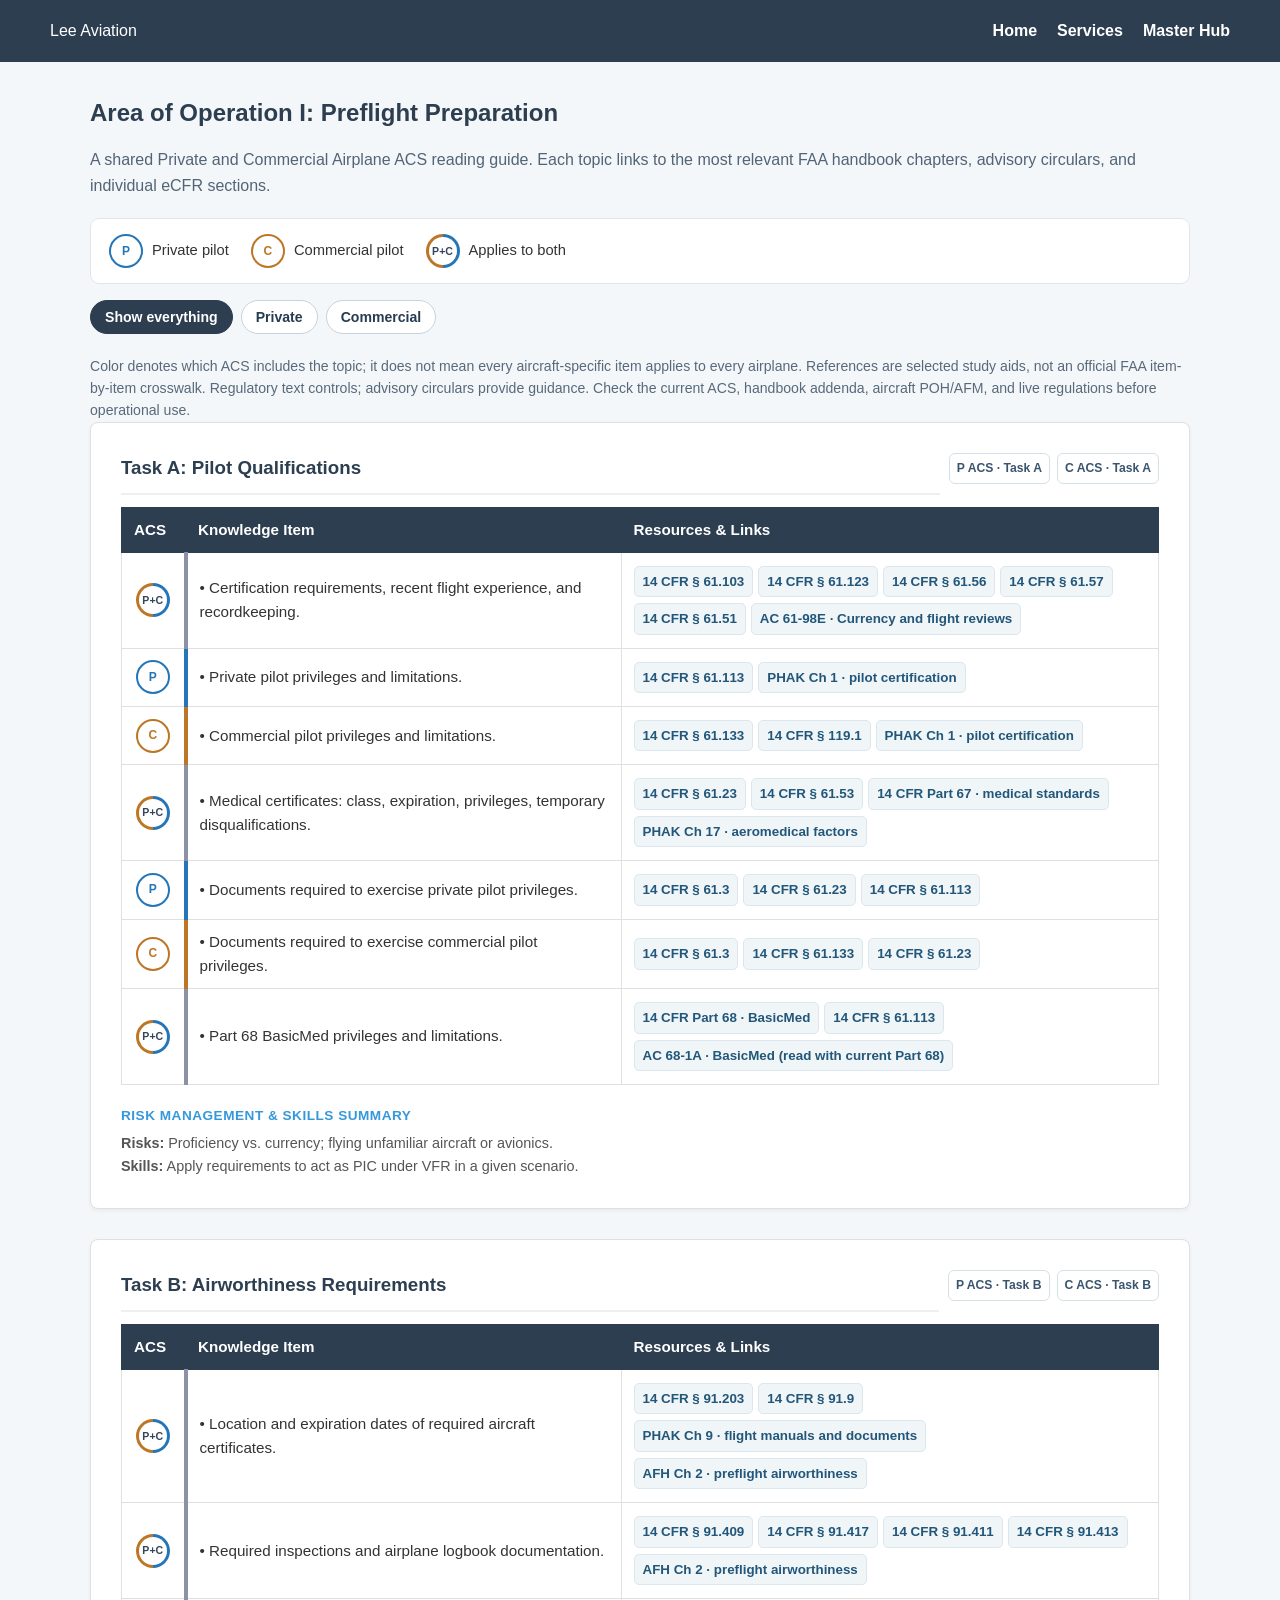
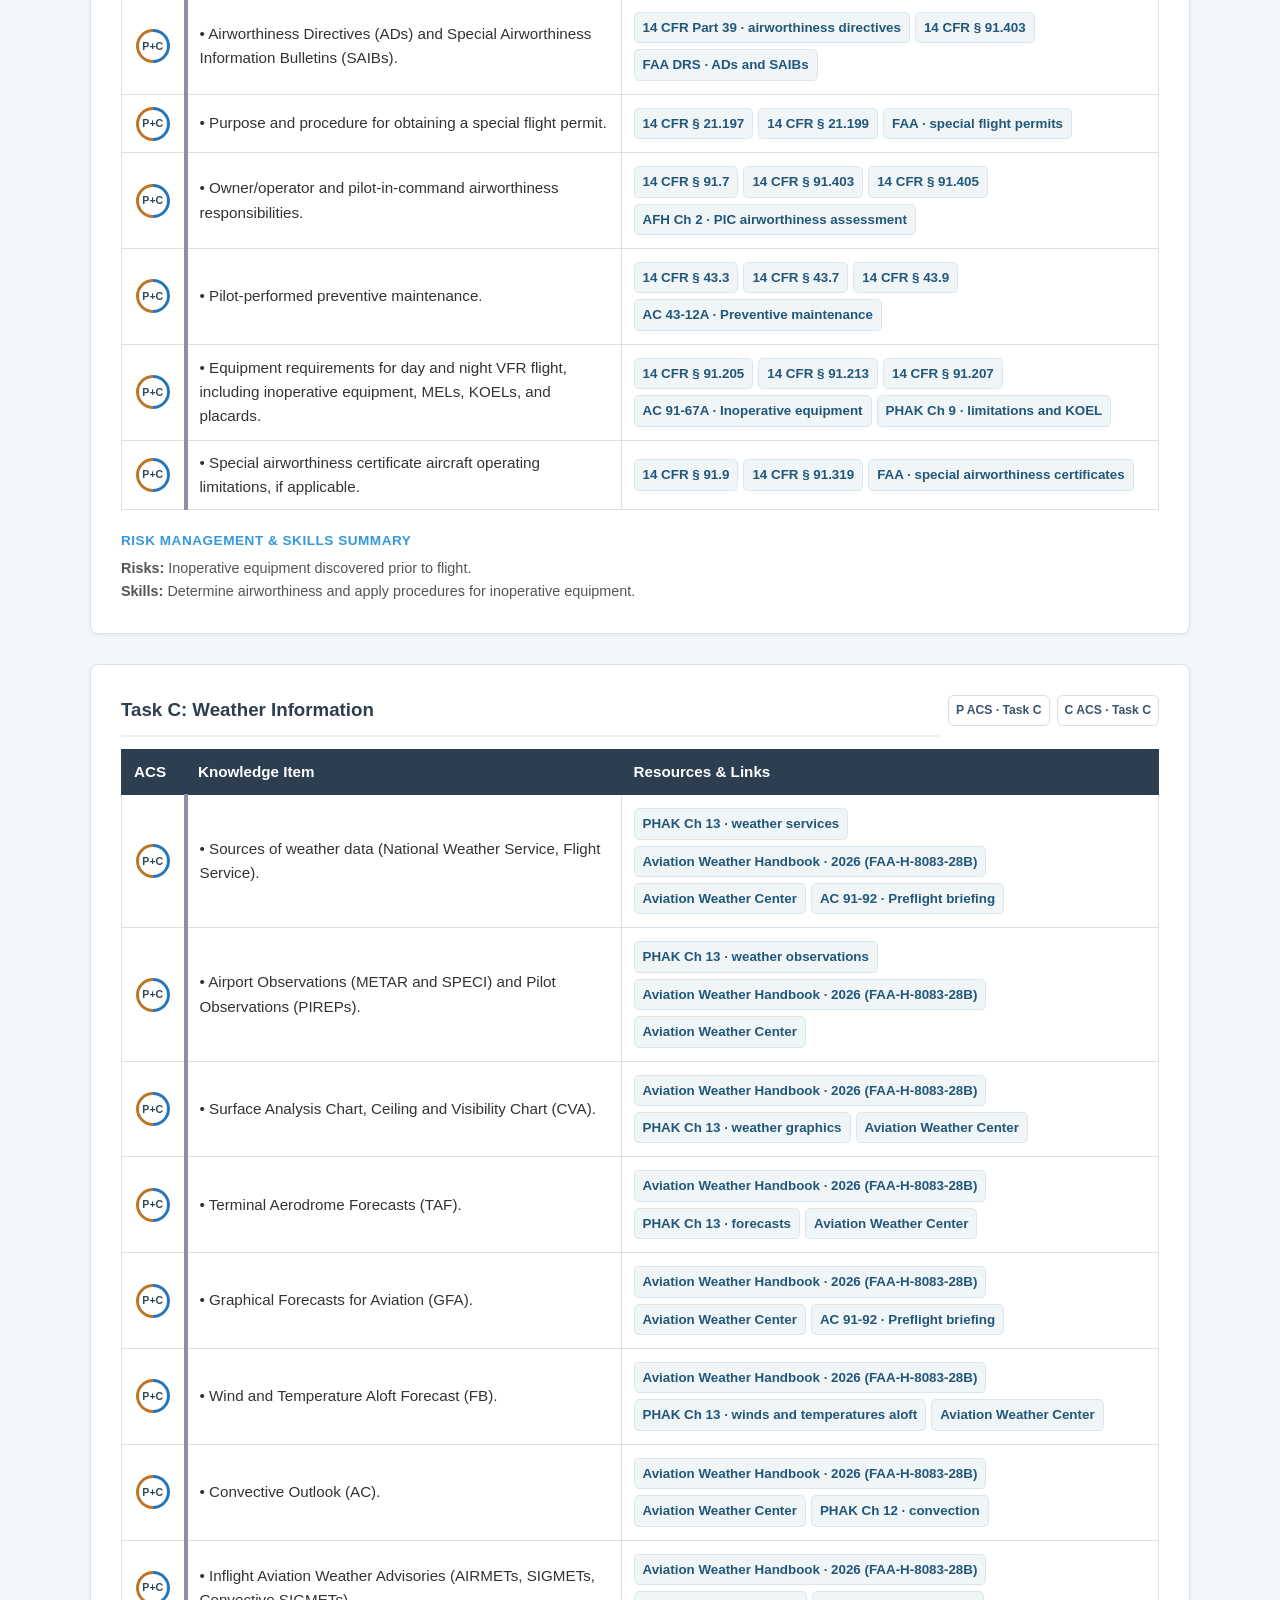
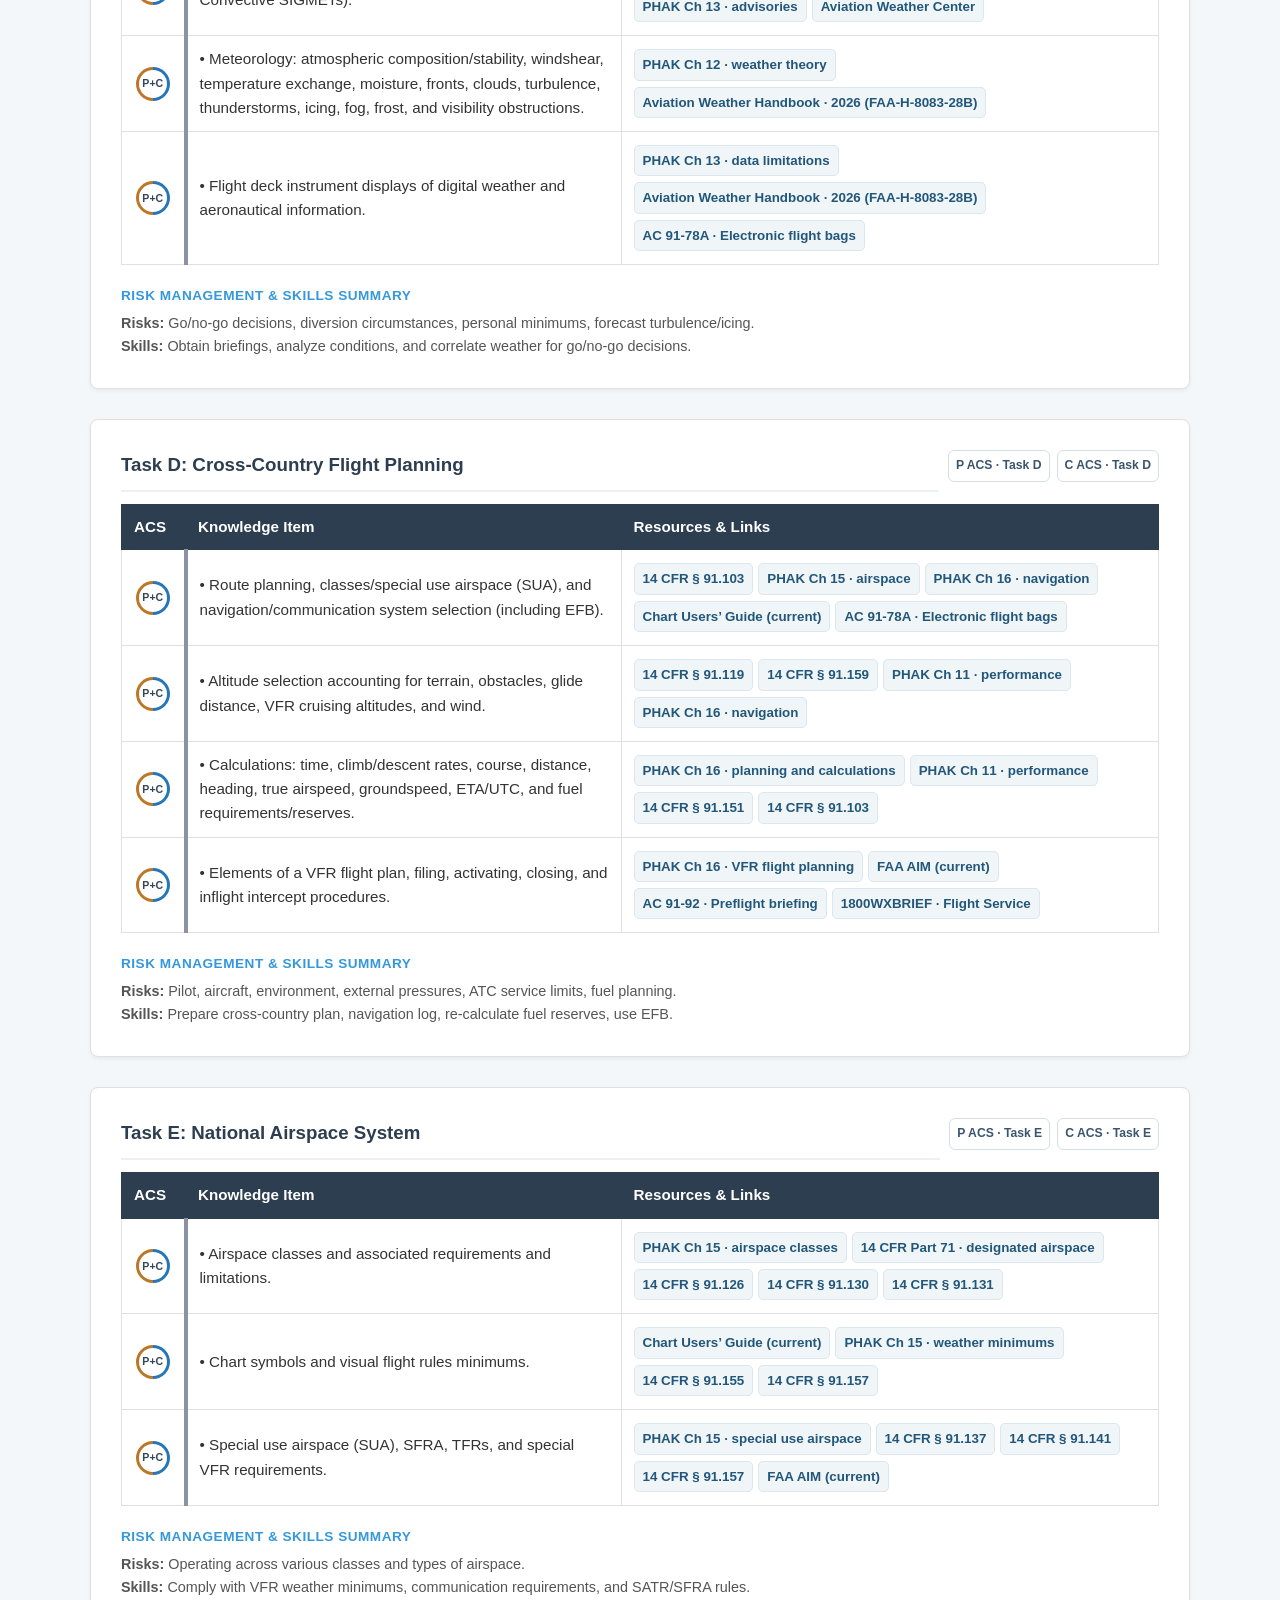
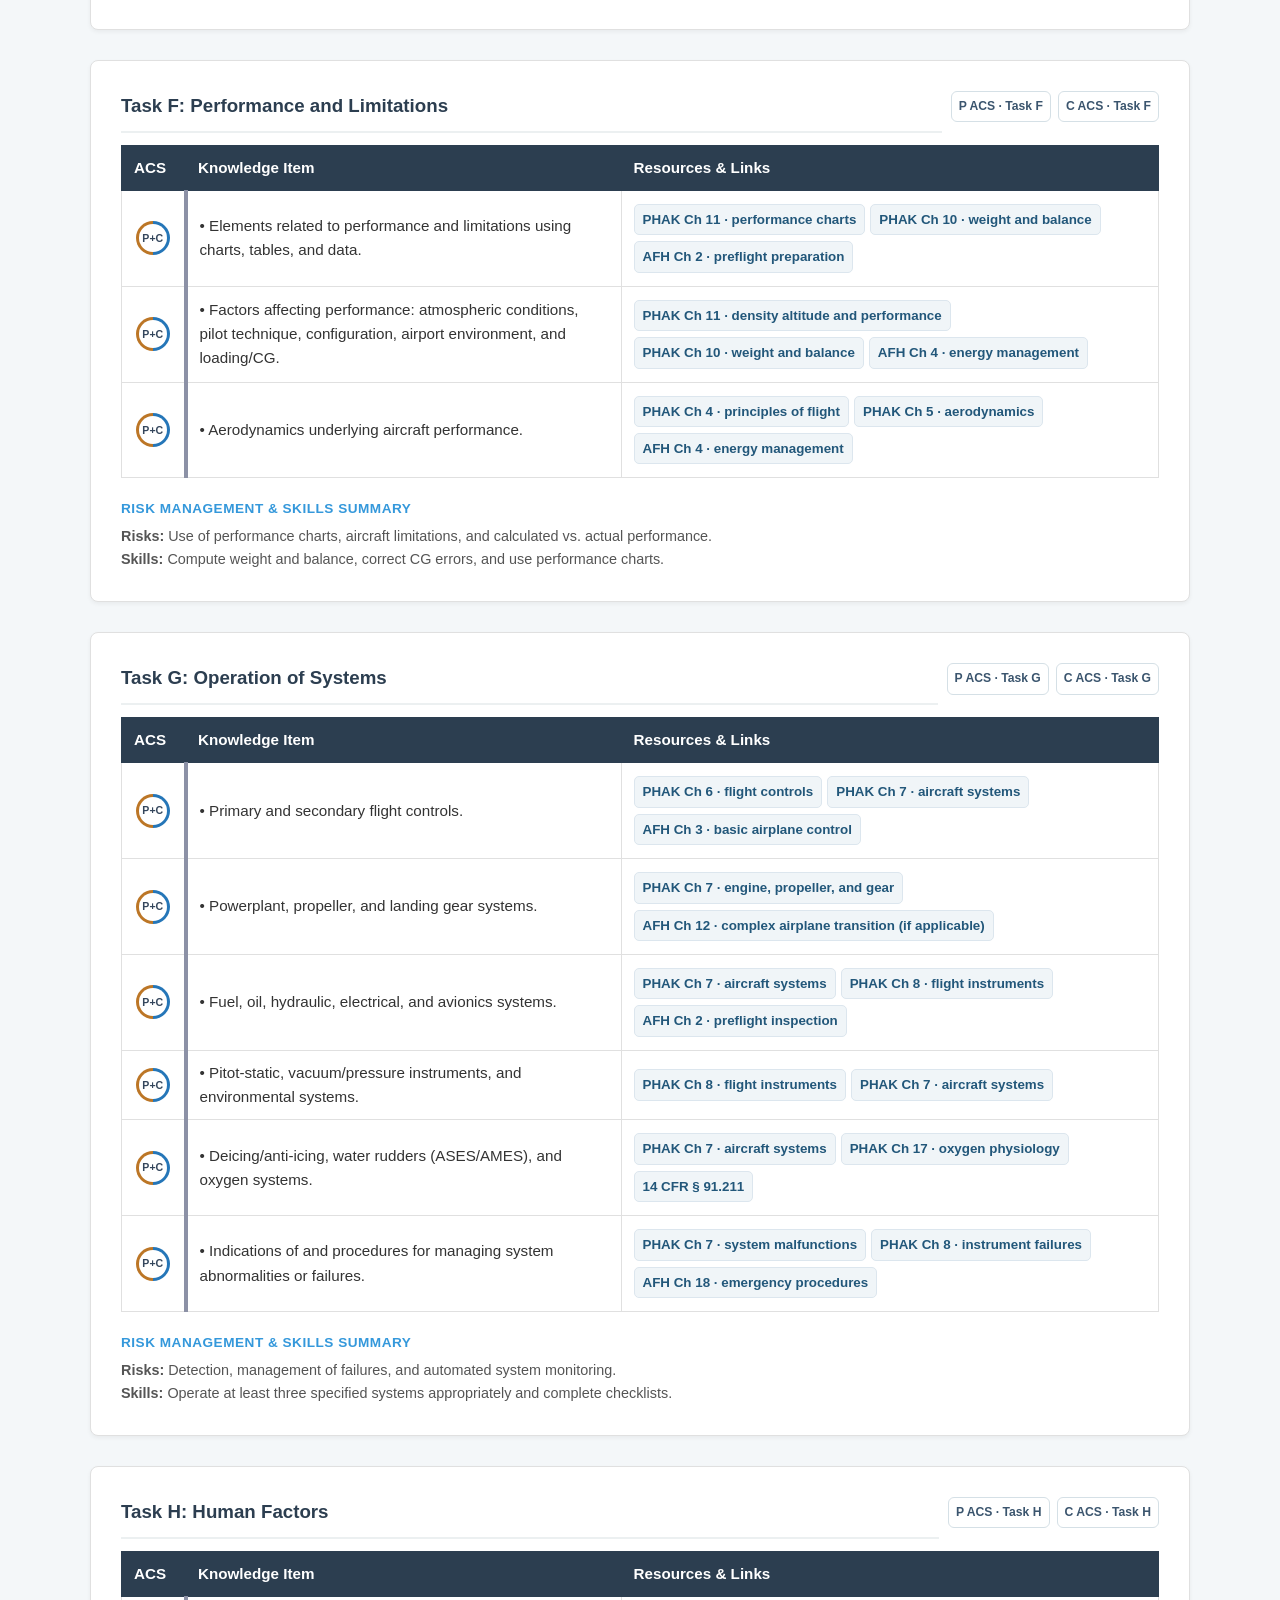
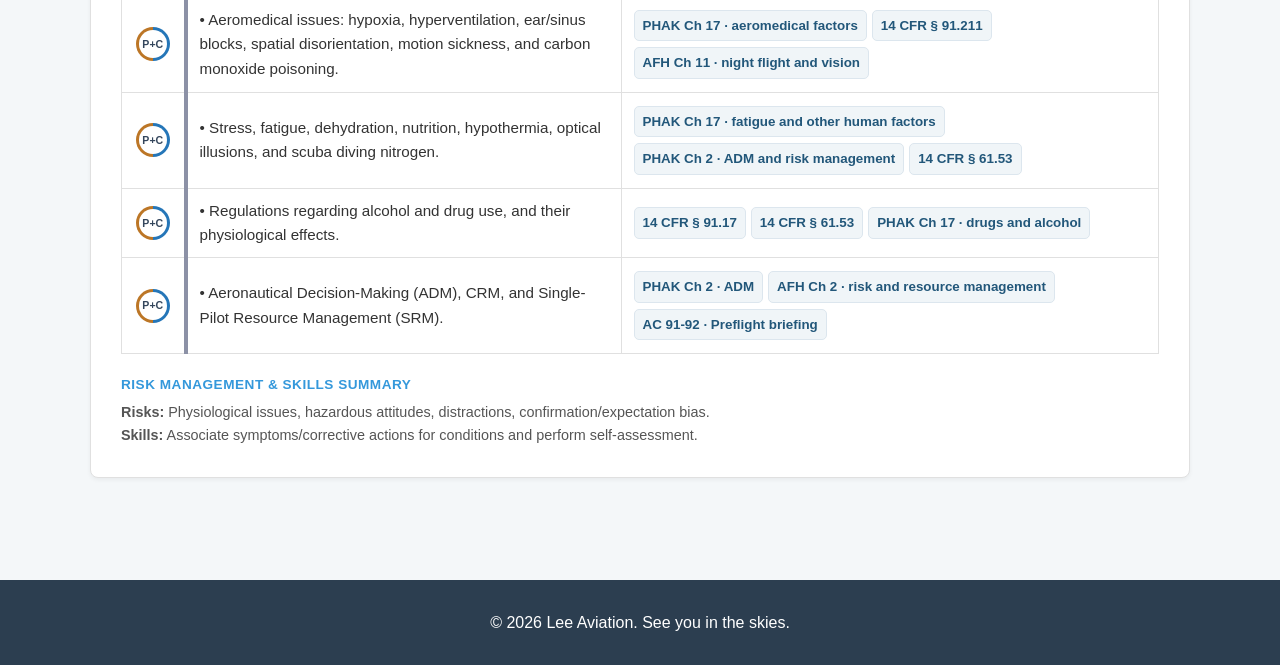
<file: area-i-preflight-private-commercial.html>
<!DOCTYPE html>
<html lang="en">
<head>
<meta charset="utf-8"/>
<meta content="width=device-width, initial-scale=1.0" name="viewport"/>
<title>Area I: Private &amp; Commercial Preflight Preparation | Lee Aviation</title>
<style>
        * {
            margin: 0;
            padding: 0;
            box-sizing: border-box;
            font-family: 'Helvetica Neue', Arial, sans-serif;
        }

        body {
            line-height: 1.6;
            color: #333;
            background-color: #f9f9f9;
        }

        nav {
            display: flex;
            justify-content: space-between;
            align-items: center;
            padding: 20px 50px;
            background-color: #2c3e50;
            color: white;
        }

        .nav-links {
            list-style: none;
            display: flex;
            gap: 20px;
        }

        .nav-links a {
            color: white;
            text-decoration: none;
            font-weight: bold;
        }

        .nav-links a:hover {
            color: #3498db;
        }

        section {
            padding: 50px;
            max-width: 1200px;
            margin: 0 auto;
        }

        h2, h3 {
            color: #2c3e50;
            margin-bottom: 15px;
        }

        .content-card {
            background: white;
            border: 1px solid #e0e0e0;
            padding: 30px;
            border-radius: 8px;
            margin-bottom: 30px;
            box-shadow: 0 2px 4px rgba(0,0,0,0.05);
        }

        .content-card h3 {
            border-bottom: 2px solid #ecf0f1;
            padding-bottom: 10px;
            margin-bottom: 20px;
            color: #2c3e50;
        }

        .resource-table {
            width: 100%;
            border-collapse: collapse;
            margin-top: 10px;
            margin-bottom: 20px;
            font-size: 0.95em;
        }

        .resource-table th {
            background-color: #2c3e50;
            color: white;
            padding: 10px 12px;
            text-align: left;
            border: 1px solid #2c3e50;
        }

        .resource-table td {
            padding: 10px 12px;
            border: 1px solid #e0e0e0;
            vertical-align: middle;
        }

        .resource-table tr:hover {
            background-color: #f5f5f5;
        }

        .link-col {
            width: 40%;
            color: #888;
            font-style: italic;
        }

        .link-col a {
            color: #3498db;
            text-decoration: none;
            font-weight: bold;
            font-style: normal;
        }

        .link-col a:hover {
            text-decoration: underline;
        }

        .section-subhead {
            font-weight: bold;
            color: #3498db;
            margin-top: 15px;
            margin-bottom: 5px;
            text-transform: uppercase;
            font-size: 0.85em;
            letter-spacing: 0.5px;
        }

        footer {
            text-align: center;
            padding: 30px;
            background-color: #2c3e50;
            color: white;
            margin-top: 40px;
        }
    
:root{--private:#2576b8;--commercial:#bc7626;--ink:#243b53;--muted:#65758a;}
body{background:#f4f7f9;}
nav{padding:18px clamp(18px,4vw,50px);}
section{padding:32px clamp(12px,4vw,50px);}
.content-card{padding:clamp(16px,3vw,30px);}
.intro{color:#526476;margin:8px 0 18px;}
.legend{display:flex;align-items:center;flex-wrap:wrap;gap:12px 22px;background:#fff;border:1px solid #dfe7ed;border-radius:9px;padding:15px 18px;margin:20px 0 12px;}
.legend-pair{display:inline-flex;align-items:center;gap:9px;font-size:.92rem;}
.roundel{width:34px;height:34px;flex:0 0 34px;display:inline-flex;align-items:center;justify-content:center;border-radius:50%;background:white;font-size:.75rem;font-weight:800;font-style:normal;}
.roundel.private{border:2.5px solid var(--private);color:var(--private)}
.roundel.commercial{border:2.5px solid var(--commercial);color:var(--commercial)}
.roundel.both{border:3px solid transparent;background:linear-gradient(white,white) padding-box,conic-gradient(var(--private) 0% 50%,var(--commercial) 50% 100%) border-box;color:#34465c;font-size:.66rem;}
.scope-cell{width:60px;text-align:center;}
.resource-table td.scope-cell{padding:8px;text-align:center;}
.resource-table td.topic-cell{font-weight:500;}
.resource-table th{white-space:normal;}
.resource-table td a.source-link{display:inline-block;background:#f0f5f8;border:1px solid #dce6ee;color:#22577a;border-radius:5px;padding:5px 8px;margin:3px 5px 3px 0;font-size:.88em;text-decoration:none;font-weight:600;line-height:1.45;}
.resource-table td a.source-link:hover,.resource-table td a.source-link:focus-visible{background:#e1edf7;text-decoration:underline;outline-offset:2px;}
.source-link.reg{background:#edf5fd;border-color:#c9dff1;color:#225d91;}
.source-link.ac{background:#fbf3e7;border-color:#eddfc9;color:#815117;}
.source-link.afh{background:#f0f5ed;border-color:#d8e6d1;color:#426439;}
.source-link.phak{background:#f1eff9;border-color:#ded7f1;color:#5d4c8d;}
.resource-table tr[data-scope="private"] td.topic-cell{border-left:4px solid var(--private)}
.resource-table tr[data-scope="commercial"] td.topic-cell{border-left:4px solid var(--commercial)}
.resource-table tr[data-scope="both"] td.topic-cell{border-left:4px solid #8c91a6}
.filters{display:flex;gap:8px;flex-wrap:wrap;align-items:center;margin:16px 0 22px;}
.filters button{border:1px solid #c6d3de;border-radius:20px;background:#fff;color:#263c50;padding:8px 14px;cursor:pointer;font-size:.88rem;font-weight:700;}
.filters button[aria-pressed="true"]{background:#2c3e50;color:#fff;border-color:#2c3e50;}
.filters button:focus-visible{outline:3px solid #74add2;outline-offset:2px}
.small-note{color:#58697a;font-size:.88em;line-height:1.55;}
.source-head{display:flex;justify-content:space-between;align-items:start;flex-wrap:wrap;gap:9px;margin:0 0 12px;}
.source-head h3{margin:0;flex:1;}
.acs-pointers{display:flex;flex-wrap:wrap;gap:7px;}
.acs-pointers a{font-size:.76rem;font-weight:700;border:1px solid #d5e0e6;border-radius:6px;padding:5px 7px;text-decoration:none;color:#3b556e;}
.acs-pointers a:hover{text-decoration:underline;}
.resource-table{table-layout:fixed;}
.resource-table th:first-child{width:64px;}
.resource-table th:nth-child(2){width:42%;}
.resource-table th:nth-child(3){width:auto;}
@media(max-width:710px){.resource-table{table-layout:auto;font-size:.85em;}.resource-table th:first-child{width:48px;}.resource-table th:nth-child(2){width:36%;}.resource-table td{padding:8px 6px;}.resource-table td a.source-link{padding:4px 5px;margin:2px 1px;}.roundel{width:29px;height:29px;flex-basis:29px;font-size:.69rem;}.roundel.both{font-size:.58rem;}}
@media print{nav,.filters{display:none}.content-card{break-inside:avoid}.resource-table tr{break-inside:avoid}body{background:#fff}}

.resource-table tr[hidden],.content-card[hidden]{display:none!important;}
</style>
</head>
<body>
<!-- Navigation Bar -->
<nav>
<div class="logo">Lee Aviation</div>
<ul class="nav-links">
<li><a href="index.html#home">Home</a></li>
<li><a href="index.html#services">Services</a></li>
<li><a href="master-acs.html">Master Hub</a></li>
</ul>
</nav>
<section>
<h2>Area of Operation I: Preflight Preparation</h2>
<p class="intro">A shared Private and Commercial Airplane ACS reading guide. Each topic links to the most relevant FAA handbook chapters, advisory circulars, and individual eCFR sections.</p><div aria-label="Certificate color legend" class="legend" role="note"><span class="legend-pair"><span aria-hidden="true" class="roundel private">P</span>Private pilot</span><span class="legend-pair"><span aria-hidden="true" class="roundel commercial">C</span>Commercial pilot</span><span class="legend-pair"><span aria-hidden="true" class="roundel both">P+C</span>Applies to both</span></div><div aria-label="Show material for certificate" class="filters" role="group"><button aria-pressed="true" data-filter="all" type="button">Show everything</button><button aria-pressed="false" data-filter="private" type="button">Private</button><button aria-pressed="false" data-filter="commercial" type="button">Commercial</button></div><p class="small-note">Color denotes which ACS includes the topic; it does not mean every aircraft-specific item applies to every airplane. References are selected study aids, not an official FAA item-by-item crosswalk. Regulatory text controls; advisory circulars provide guidance. Check the current ACS, handbook addenda, aircraft POH/AFM, and live regulations before operational use.</p>
<!-- TASK A -->
<div class="content-card">
<div class="source-head"><h3>Task A: Pilot Qualifications</h3><div class="acs-pointers"><a href="https://www.faa.gov/training_testing/testing/acs/private_airplane_acs_6.pdf#page=10" rel="noopener noreferrer" target="_blank">P ACS · Task A</a><a href="https://www.faa.gov/training_testing/testing/acs/commercial_airplane_acs_7.pdf#page=9" rel="noopener noreferrer" target="_blank">C ACS · Task A</a></div></div>
<table class="resource-table">
<thead>
<tr><th scope="col">ACS</th>
<th>Knowledge Item</th>
<th>Resources &amp; Links</th>
</tr>
</thead>
<tbody>
<tr data-scope="both" data-task="A"><td class="scope-cell"><span aria-label="Private and Commercial pilots" class="roundel both">P+C</span></td>
<td class="topic-cell">• Certification requirements, recent flight experience, and recordkeeping.</td>
<td class="link-col"><a class="source-link reg" href="https://www.ecfr.gov/current/title-14/part-61/section-61.103" rel="noopener noreferrer" target="_blank">14 CFR § 61.103</a><a class="source-link reg" href="https://www.ecfr.gov/current/title-14/part-61/section-61.123" rel="noopener noreferrer" target="_blank">14 CFR § 61.123</a><a class="source-link reg" href="https://www.ecfr.gov/current/title-14/part-61/section-61.56" rel="noopener noreferrer" target="_blank">14 CFR § 61.56</a><a class="source-link reg" href="https://www.ecfr.gov/current/title-14/part-61/section-61.57" rel="noopener noreferrer" target="_blank">14 CFR § 61.57</a><a class="source-link reg" href="https://www.ecfr.gov/current/title-14/part-61/section-61.51" rel="noopener noreferrer" target="_blank">14 CFR § 61.51</a><a class="source-link ac" href="https://www.faa.gov/regulations_policies/advisory_circulars/index.cfm/go/document.information/documentID/1043281" rel="noopener noreferrer" target="_blank">AC 61-98E · Currency and flight reviews</a></td>
</tr>
<tr data-scope="private" data-task="A"><td class="scope-cell"><span aria-label="Private pilot only" class="roundel private">P</span></td>
<td class="topic-cell">• Private pilot privileges and limitations.</td>
<td class="link-col"><a class="source-link reg" href="https://www.ecfr.gov/current/title-14/part-61/section-61.113" rel="noopener noreferrer" target="_blank">14 CFR § 61.113</a><a class="source-link phak" href="https://www.faa.gov/sites/faa.gov/files/03_phak_ch1.pdf" rel="noopener noreferrer" target="_blank">PHAK Ch 1 · pilot certification</a></td>
</tr><tr data-scope="commercial" data-task="A"><td class="scope-cell"><span aria-label="Commercial pilot only" class="roundel commercial">C</span></td><td class="topic-cell">• Commercial pilot privileges and limitations.</td><td class="link-col"><a class="source-link reg" href="https://www.ecfr.gov/current/title-14/part-61/section-61.133" rel="noopener noreferrer" target="_blank">14 CFR § 61.133</a><a class="source-link reg" href="https://www.ecfr.gov/current/title-14/part-119/section-119.1" rel="noopener noreferrer" target="_blank">14 CFR § 119.1</a><a class="source-link phak" href="https://www.faa.gov/sites/faa.gov/files/03_phak_ch1.pdf" rel="noopener noreferrer" target="_blank">PHAK Ch 1 · pilot certification</a></td></tr>
<tr data-scope="both" data-task="A"><td class="scope-cell"><span aria-label="Private and Commercial pilots" class="roundel both">P+C</span></td>
<td class="topic-cell">• Medical certificates: class, expiration, privileges, temporary disqualifications.</td>
<td class="link-col"><a class="source-link reg" href="https://www.ecfr.gov/current/title-14/part-61/section-61.23" rel="noopener noreferrer" target="_blank">14 CFR § 61.23</a><a class="source-link reg" href="https://www.ecfr.gov/current/title-14/part-61/section-61.53" rel="noopener noreferrer" target="_blank">14 CFR § 61.53</a><a class="source-link reg" href="https://www.ecfr.gov/current/title-14/part-67" rel="noopener noreferrer" target="_blank">14 CFR Part 67 · medical standards</a><a class="source-link phak" href="https://www.faa.gov/sites/faa.gov/files/19_phak_ch17.pdf" rel="noopener noreferrer" target="_blank">PHAK Ch 17 · aeromedical factors</a></td>
</tr>
<tr data-scope="private" data-task="A"><td class="scope-cell"><span aria-label="Private pilot only" class="roundel private">P</span></td><td class="topic-cell">• Documents required to exercise private pilot privileges.</td><td class="link-col"><a class="source-link reg" href="https://www.ecfr.gov/current/title-14/part-61/section-61.3" rel="noopener noreferrer" target="_blank">14 CFR § 61.3</a><a class="source-link reg" href="https://www.ecfr.gov/current/title-14/part-61/section-61.23" rel="noopener noreferrer" target="_blank">14 CFR § 61.23</a><a class="source-link reg" href="https://www.ecfr.gov/current/title-14/part-61/section-61.113" rel="noopener noreferrer" target="_blank">14 CFR § 61.113</a></td></tr><tr data-scope="commercial" data-task="A"><td class="scope-cell"><span aria-label="Commercial pilot only" class="roundel commercial">C</span></td>
<td class="topic-cell">• Documents required to exercise commercial pilot privileges.</td>
<td class="link-col"><a class="source-link reg" href="https://www.ecfr.gov/current/title-14/part-61/section-61.3" rel="noopener noreferrer" target="_blank">14 CFR § 61.3</a><a class="source-link reg" href="https://www.ecfr.gov/current/title-14/part-61/section-61.133" rel="noopener noreferrer" target="_blank">14 CFR § 61.133</a><a class="source-link reg" href="https://www.ecfr.gov/current/title-14/part-61/section-61.23" rel="noopener noreferrer" target="_blank">14 CFR § 61.23</a></td>
</tr>
<tr data-scope="both" data-task="A"><td class="scope-cell"><span aria-label="Private and Commercial pilots" class="roundel both">P+C</span></td>
<td class="topic-cell">• Part 68 BasicMed privileges and limitations.</td>
<td class="link-col"><a class="source-link reg" href="https://www.ecfr.gov/current/title-14/part-68" rel="noopener noreferrer" target="_blank">14 CFR Part 68 · BasicMed</a><a class="source-link reg" href="https://www.ecfr.gov/current/title-14/part-61/section-61.113" rel="noopener noreferrer" target="_blank">14 CFR § 61.113</a><a class="source-link ac" href="https://www.faa.gov/regulations_policies/advisory_circulars/index.cfm/go/document.information/documentid/1031168" rel="noopener noreferrer" target="_blank">AC 68-1A · BasicMed (read with current Part 68)</a></td>
</tr>
</tbody>
</table>
<div class="section-subhead">Risk Management &amp; Skills Summary</div>
<p style="font-size: 0.9em; color: #555;"><strong>Risks:</strong> Proficiency vs. currency; flying unfamiliar aircraft or avionics.<br/><strong>Skills:</strong> Apply requirements to act as PIC under VFR in a given scenario.</p>
</div>
<!-- TASK B -->
<div class="content-card">
<div class="source-head"><h3>Task B: Airworthiness Requirements</h3><div class="acs-pointers"><a href="https://www.faa.gov/training_testing/testing/acs/private_airplane_acs_6.pdf#page=10" rel="noopener noreferrer" target="_blank">P ACS · Task B</a><a href="https://www.faa.gov/training_testing/testing/acs/commercial_airplane_acs_7.pdf#page=9" rel="noopener noreferrer" target="_blank">C ACS · Task B</a></div></div>
<table class="resource-table">
<thead>
<tr><th scope="col">ACS</th>
<th>Knowledge Item</th>
<th>Resources &amp; Links</th>
</tr>
</thead>
<tbody>
<tr data-scope="both" data-task="B"><td class="scope-cell"><span aria-label="Private and Commercial pilots" class="roundel both">P+C</span></td>
<td class="topic-cell">• Location and expiration dates of required aircraft certificates.</td>
<td class="link-col"><a class="source-link reg" href="https://www.ecfr.gov/current/title-14/part-91/section-91.203" rel="noopener noreferrer" target="_blank">14 CFR § 91.203</a><a class="source-link reg" href="https://www.ecfr.gov/current/title-14/part-91/section-91.9" rel="noopener noreferrer" target="_blank">14 CFR § 91.9</a><a class="source-link phak" href="https://www.faa.gov/sites/faa.gov/files/11_phak_ch9.pdf" rel="noopener noreferrer" target="_blank">PHAK Ch 9 · flight manuals and documents</a><a class="source-link afh" href="https://www.faa.gov/sites/faa.gov/files/regulations_policies/handbooks_manuals/aviation/airplane_handbook/03_afh_ch2.pdf" rel="noopener noreferrer" target="_blank">AFH Ch 2 · preflight airworthiness</a></td>
</tr>
<tr data-scope="both" data-task="B"><td class="scope-cell"><span aria-label="Private and Commercial pilots" class="roundel both">P+C</span></td>
<td class="topic-cell">• Required inspections and airplane logbook documentation.</td>
<td class="link-col"><a class="source-link reg" href="https://www.ecfr.gov/current/title-14/part-91/section-91.409" rel="noopener noreferrer" target="_blank">14 CFR § 91.409</a><a class="source-link reg" href="https://www.ecfr.gov/current/title-14/part-91/section-91.417" rel="noopener noreferrer" target="_blank">14 CFR § 91.417</a><a class="source-link reg" href="https://www.ecfr.gov/current/title-14/part-91/section-91.411" rel="noopener noreferrer" target="_blank">14 CFR § 91.411</a><a class="source-link reg" href="https://www.ecfr.gov/current/title-14/part-91/section-91.413" rel="noopener noreferrer" target="_blank">14 CFR § 91.413</a><a class="source-link afh" href="https://www.faa.gov/sites/faa.gov/files/regulations_policies/handbooks_manuals/aviation/airplane_handbook/03_afh_ch2.pdf" rel="noopener noreferrer" target="_blank">AFH Ch 2 · preflight airworthiness</a></td>
</tr>
<tr data-scope="both" data-task="B"><td class="scope-cell"><span aria-label="Private and Commercial pilots" class="roundel both">P+C</span></td>
<td class="topic-cell">• Airworthiness Directives (ADs) and Special Airworthiness Information Bulletins (SAIBs).</td>
<td class="link-col"><a class="source-link reg" href="https://www.ecfr.gov/current/title-14/part-39" rel="noopener noreferrer" target="_blank">14 CFR Part 39 · airworthiness directives</a><a class="source-link reg" href="https://www.ecfr.gov/current/title-14/part-91/section-91.403" rel="noopener noreferrer" target="_blank">14 CFR § 91.403</a><a class="source-link faa" href="https://drs.faa.gov/" rel="noopener noreferrer" target="_blank">FAA DRS · ADs and SAIBs</a></td>
</tr>
<tr data-scope="both" data-task="B"><td class="scope-cell"><span aria-label="Private and Commercial pilots" class="roundel both">P+C</span></td>
<td class="topic-cell">• Purpose and procedure for obtaining a special flight permit.</td>
<td class="link-col"><a class="source-link reg" href="https://www.ecfr.gov/current/title-14/part-21/section-21.197" rel="noopener noreferrer" target="_blank">14 CFR § 21.197</a><a class="source-link reg" href="https://www.ecfr.gov/current/title-14/part-21/section-21.199" rel="noopener noreferrer" target="_blank">14 CFR § 21.199</a><a class="source-link faa" href="https://www.faa.gov/aircraft/air_cert/aw_cert/special_aw_certificates" rel="noopener noreferrer" target="_blank">FAA · special flight permits</a></td>
</tr><tr data-scope="both" data-task="B"><td class="scope-cell"><span aria-label="Private and Commercial pilots" class="roundel both">P+C</span></td><td class="topic-cell">• Owner/operator and pilot-in-command airworthiness responsibilities.</td><td class="link-col"><a class="source-link reg" href="https://www.ecfr.gov/current/title-14/part-91/section-91.7" rel="noopener noreferrer" target="_blank">14 CFR § 91.7</a><a class="source-link reg" href="https://www.ecfr.gov/current/title-14/part-91/section-91.403" rel="noopener noreferrer" target="_blank">14 CFR § 91.403</a><a class="source-link reg" href="https://www.ecfr.gov/current/title-14/part-91/section-91.405" rel="noopener noreferrer" target="_blank">14 CFR § 91.405</a><a class="source-link afh" href="https://www.faa.gov/sites/faa.gov/files/regulations_policies/handbooks_manuals/aviation/airplane_handbook/03_afh_ch2.pdf" rel="noopener noreferrer" target="_blank">AFH Ch 2 · PIC airworthiness assessment</a></td></tr>
<tr data-scope="both" data-task="B"><td class="scope-cell"><span aria-label="Private and Commercial pilots" class="roundel both">P+C</span></td>
<td class="topic-cell">• Pilot-performed preventive maintenance.</td>
<td class="link-col"><a class="source-link reg" href="https://www.ecfr.gov/current/title-14/part-43/section-43.3" rel="noopener noreferrer" target="_blank">14 CFR § 43.3</a><a class="source-link reg" href="https://www.ecfr.gov/current/title-14/part-43/section-43.7" rel="noopener noreferrer" target="_blank">14 CFR § 43.7</a><a class="source-link reg" href="https://www.ecfr.gov/current/title-14/part-43/section-43.9" rel="noopener noreferrer" target="_blank">14 CFR § 43.9</a><a class="source-link ac" href="https://www.faa.gov/regulations_policies/advisory_circulars/index.cfm/go/document.information/documentID/1028826" rel="noopener noreferrer" target="_blank">AC 43-12A · Preventive maintenance</a></td>
</tr>
<tr data-scope="both" data-task="B"><td class="scope-cell"><span aria-label="Private and Commercial pilots" class="roundel both">P+C</span></td>
<td class="topic-cell">• Equipment requirements for day and night VFR flight, including inoperative equipment, MELs, KOELs, and placards.</td>
<td class="link-col"><a class="source-link reg" href="https://www.ecfr.gov/current/title-14/part-91/section-91.205" rel="noopener noreferrer" target="_blank">14 CFR § 91.205</a><a class="source-link reg" href="https://www.ecfr.gov/current/title-14/part-91/section-91.213" rel="noopener noreferrer" target="_blank">14 CFR § 91.213</a><a class="source-link reg" href="https://www.ecfr.gov/current/title-14/part-91/section-91.207" rel="noopener noreferrer" target="_blank">14 CFR § 91.207</a><a class="source-link ac" href="https://www.faa.gov/regulations_policies/advisory_circulars/index.cfm/go/document.information/documentID/1042212" rel="noopener noreferrer" target="_blank">AC 91-67A · Inoperative equipment</a><a class="source-link phak" href="https://www.faa.gov/sites/faa.gov/files/11_phak_ch9.pdf" rel="noopener noreferrer" target="_blank">PHAK Ch 9 · limitations and KOEL</a></td>
</tr>
<tr data-scope="both" data-task="B"><td class="scope-cell"><span aria-label="Private and Commercial pilots" class="roundel both">P+C</span></td>
<td class="topic-cell">• Special airworthiness certificate aircraft operating limitations, if applicable.</td>
<td class="link-col"><a class="source-link reg" href="https://www.ecfr.gov/current/title-14/part-91/section-91.9" rel="noopener noreferrer" target="_blank">14 CFR § 91.9</a><a class="source-link reg" href="https://www.ecfr.gov/current/title-14/part-91/section-91.319" rel="noopener noreferrer" target="_blank">14 CFR § 91.319</a><a class="source-link faa" href="https://www.faa.gov/aircraft/air_cert/aw_cert/special_aw_certificates" rel="noopener noreferrer" target="_blank">FAA · special airworthiness certificates</a></td>
</tr>
</tbody>
</table>
<div class="section-subhead">Risk Management &amp; Skills Summary</div>
<p style="font-size: 0.9em; color: #555;"><strong>Risks:</strong> Inoperative equipment discovered prior to flight.<br/><strong>Skills:</strong> Determine airworthiness and apply procedures for inoperative equipment.</p>
</div>
<!-- TASK C -->
<div class="content-card">
<div class="source-head"><h3>Task C: Weather Information</h3><div class="acs-pointers"><a href="https://www.faa.gov/training_testing/testing/acs/private_airplane_acs_6.pdf#page=11" rel="noopener noreferrer" target="_blank">P ACS · Task C</a><a href="https://www.faa.gov/training_testing/testing/acs/commercial_airplane_acs_7.pdf#page=10" rel="noopener noreferrer" target="_blank">C ACS · Task C</a></div></div>
<table class="resource-table">
<thead>
<tr><th scope="col">ACS</th>
<th>Knowledge Item</th>
<th>Resources &amp; Links</th>
</tr>
</thead>
<tbody>
<tr data-scope="both" data-task="C"><td class="scope-cell"><span aria-label="Private and Commercial pilots" class="roundel both">P+C</span></td>
<td class="topic-cell">• Sources of weather data (National Weather Service, Flight Service).</td>
<td class="link-col"><a class="source-link phak" href="https://www.faa.gov/sites/faa.gov/files/15_phak_ch13.pdf" rel="noopener noreferrer" target="_blank">PHAK Ch 13 · weather services</a><a class="source-link phak" href="https://www.faa.gov/regulationspolicies/handbooksmanuals/aviation/faa-h-8083-28b-aviation-weather-handbook" rel="noopener noreferrer" target="_blank">Aviation Weather Handbook · 2026 (FAA-H-8083-28B)</a><a class="source-link faa" href="https://aviationweather.gov/" rel="noopener noreferrer" target="_blank">Aviation Weather Center</a><a class="source-link ac" href="https://www.faa.gov/regulations_policies/advisory_circulars/index.cfm/go/document.information/documentID/1036892" rel="noopener noreferrer" target="_blank">AC 91-92 · Preflight briefing</a></td>
</tr>
<tr data-scope="both" data-task="C"><td class="scope-cell"><span aria-label="Private and Commercial pilots" class="roundel both">P+C</span></td>
<td class="topic-cell">• Airport Observations (METAR and SPECI) and Pilot Observations (PIREPs).</td>
<td class="link-col"><a class="source-link phak" href="https://www.faa.gov/sites/faa.gov/files/15_phak_ch13.pdf" rel="noopener noreferrer" target="_blank">PHAK Ch 13 · weather observations</a><a class="source-link phak" href="https://www.faa.gov/regulationspolicies/handbooksmanuals/aviation/faa-h-8083-28b-aviation-weather-handbook" rel="noopener noreferrer" target="_blank">Aviation Weather Handbook · 2026 (FAA-H-8083-28B)</a><a class="source-link faa" href="https://aviationweather.gov/" rel="noopener noreferrer" target="_blank">Aviation Weather Center</a></td>
</tr>
<tr data-scope="both" data-task="C"><td class="scope-cell"><span aria-label="Private and Commercial pilots" class="roundel both">P+C</span></td>
<td class="topic-cell">• Surface Analysis Chart, Ceiling and Visibility Chart (CVA).</td>
<td class="link-col"><a class="source-link phak" href="https://www.faa.gov/regulationspolicies/handbooksmanuals/aviation/faa-h-8083-28b-aviation-weather-handbook" rel="noopener noreferrer" target="_blank">Aviation Weather Handbook · 2026 (FAA-H-8083-28B)</a><a class="source-link phak" href="https://www.faa.gov/sites/faa.gov/files/15_phak_ch13.pdf" rel="noopener noreferrer" target="_blank">PHAK Ch 13 · weather graphics</a><a class="source-link faa" href="https://aviationweather.gov/" rel="noopener noreferrer" target="_blank">Aviation Weather Center</a></td>
</tr>
<tr data-scope="both" data-task="C"><td class="scope-cell"><span aria-label="Private and Commercial pilots" class="roundel both">P+C</span></td>
<td class="topic-cell">• Terminal Aerodrome Forecasts (TAF).</td>
<td class="link-col"><a class="source-link phak" href="https://www.faa.gov/regulationspolicies/handbooksmanuals/aviation/faa-h-8083-28b-aviation-weather-handbook" rel="noopener noreferrer" target="_blank">Aviation Weather Handbook · 2026 (FAA-H-8083-28B)</a><a class="source-link phak" href="https://www.faa.gov/sites/faa.gov/files/15_phak_ch13.pdf" rel="noopener noreferrer" target="_blank">PHAK Ch 13 · forecasts</a><a class="source-link faa" href="https://aviationweather.gov/" rel="noopener noreferrer" target="_blank">Aviation Weather Center</a></td>
</tr>
<tr data-scope="both" data-task="C"><td class="scope-cell"><span aria-label="Private and Commercial pilots" class="roundel both">P+C</span></td>
<td class="topic-cell">• Graphical Forecasts for Aviation (GFA).</td>
<td class="link-col"><a class="source-link phak" href="https://www.faa.gov/regulationspolicies/handbooksmanuals/aviation/faa-h-8083-28b-aviation-weather-handbook" rel="noopener noreferrer" target="_blank">Aviation Weather Handbook · 2026 (FAA-H-8083-28B)</a><a class="source-link faa" href="https://aviationweather.gov/" rel="noopener noreferrer" target="_blank">Aviation Weather Center</a><a class="source-link ac" href="https://www.faa.gov/regulations_policies/advisory_circulars/index.cfm/go/document.information/documentID/1036892" rel="noopener noreferrer" target="_blank">AC 91-92 · Preflight briefing</a></td>
</tr>
<tr data-scope="both" data-task="C"><td class="scope-cell"><span aria-label="Private and Commercial pilots" class="roundel both">P+C</span></td>
<td class="topic-cell">• Wind and Temperature Aloft Forecast (FB).</td>
<td class="link-col"><a class="source-link phak" href="https://www.faa.gov/regulationspolicies/handbooksmanuals/aviation/faa-h-8083-28b-aviation-weather-handbook" rel="noopener noreferrer" target="_blank">Aviation Weather Handbook · 2026 (FAA-H-8083-28B)</a><a class="source-link phak" href="https://www.faa.gov/sites/faa.gov/files/15_phak_ch13.pdf" rel="noopener noreferrer" target="_blank">PHAK Ch 13 · winds and temperatures aloft</a><a class="source-link faa" href="https://aviationweather.gov/" rel="noopener noreferrer" target="_blank">Aviation Weather Center</a></td>
</tr>
<tr data-scope="both" data-task="C"><td class="scope-cell"><span aria-label="Private and Commercial pilots" class="roundel both">P+C</span></td>
<td class="topic-cell">• Convective Outlook (AC).</td>
<td class="link-col"><a class="source-link phak" href="https://www.faa.gov/regulationspolicies/handbooksmanuals/aviation/faa-h-8083-28b-aviation-weather-handbook" rel="noopener noreferrer" target="_blank">Aviation Weather Handbook · 2026 (FAA-H-8083-28B)</a><a class="source-link faa" href="https://aviationweather.gov/" rel="noopener noreferrer" target="_blank">Aviation Weather Center</a><a class="source-link phak" href="https://www.faa.gov/sites/faa.gov/files/14_phak_ch12.pdf" rel="noopener noreferrer" target="_blank">PHAK Ch 12 · convection</a></td>
</tr>
<tr data-scope="both" data-task="C"><td class="scope-cell"><span aria-label="Private and Commercial pilots" class="roundel both">P+C</span></td>
<td class="topic-cell">• Inflight Aviation Weather Advisories (AIRMETs, SIGMETs, Convective SIGMETs).</td>
<td class="link-col"><a class="source-link phak" href="https://www.faa.gov/regulationspolicies/handbooksmanuals/aviation/faa-h-8083-28b-aviation-weather-handbook" rel="noopener noreferrer" target="_blank">Aviation Weather Handbook · 2026 (FAA-H-8083-28B)</a><a class="source-link phak" href="https://www.faa.gov/sites/faa.gov/files/15_phak_ch13.pdf" rel="noopener noreferrer" target="_blank">PHAK Ch 13 · advisories</a><a class="source-link faa" href="https://aviationweather.gov/" rel="noopener noreferrer" target="_blank">Aviation Weather Center</a></td>
</tr>
<tr data-scope="both" data-task="C"><td class="scope-cell"><span aria-label="Private and Commercial pilots" class="roundel both">P+C</span></td>
<td class="topic-cell">• Meteorology: atmospheric composition/stability, windshear, temperature exchange, moisture, fronts, clouds, turbulence, thunderstorms, icing, fog, frost, and visibility obstructions.</td>
<td class="link-col"><a class="source-link phak" href="https://www.faa.gov/sites/faa.gov/files/14_phak_ch12.pdf" rel="noopener noreferrer" target="_blank">PHAK Ch 12 · weather theory</a><a class="source-link phak" href="https://www.faa.gov/regulationspolicies/handbooksmanuals/aviation/faa-h-8083-28b-aviation-weather-handbook" rel="noopener noreferrer" target="_blank">Aviation Weather Handbook · 2026 (FAA-H-8083-28B)</a></td>
</tr>
<tr data-scope="both" data-task="C"><td class="scope-cell"><span aria-label="Private and Commercial pilots" class="roundel both">P+C</span></td>
<td class="topic-cell">• Flight deck instrument displays of digital weather and aeronautical information.</td>
<td class="link-col"><a class="source-link phak" href="https://www.faa.gov/sites/faa.gov/files/15_phak_ch13.pdf" rel="noopener noreferrer" target="_blank">PHAK Ch 13 · data limitations</a><a class="source-link phak" href="https://www.faa.gov/regulationspolicies/handbooksmanuals/aviation/faa-h-8083-28b-aviation-weather-handbook" rel="noopener noreferrer" target="_blank">Aviation Weather Handbook · 2026 (FAA-H-8083-28B)</a><a class="source-link ac" href="https://www.faa.gov/regulations_policies/advisory_circulars/index.cfm/go/document.information/documentID/1042512" rel="noopener noreferrer" target="_blank">AC 91-78A · Electronic flight bags</a></td>
</tr>
</tbody>
</table>
<div class="section-subhead">Risk Management &amp; Skills Summary</div>
<p style="font-size: 0.9em; color: #555;"><strong>Risks:</strong> Go/no-go decisions, diversion circumstances, personal minimums, forecast turbulence/icing.<br/><strong>Skills:</strong> Obtain briefings, analyze conditions, and correlate weather for go/no-go decisions.</p>
</div>
<!-- TASK D -->
<div class="content-card">
<div class="source-head"><h3>Task D: Cross-Country Flight Planning</h3><div class="acs-pointers"><a href="https://www.faa.gov/training_testing/testing/acs/private_airplane_acs_6.pdf#page=12" rel="noopener noreferrer" target="_blank">P ACS · Task D</a><a href="https://www.faa.gov/training_testing/testing/acs/commercial_airplane_acs_7.pdf#page=11" rel="noopener noreferrer" target="_blank">C ACS · Task D</a></div></div>
<table class="resource-table">
<thead>
<tr><th scope="col">ACS</th>
<th>Knowledge Item</th>
<th>Resources &amp; Links</th>
</tr>
</thead>
<tbody>
<tr data-scope="both" data-task="D"><td class="scope-cell"><span aria-label="Private and Commercial pilots" class="roundel both">P+C</span></td>
<td class="topic-cell">• Route planning, classes/special use airspace (SUA), and navigation/communication system selection (including EFB).</td>
<td class="link-col"><a class="source-link reg" href="https://www.ecfr.gov/current/title-14/part-91/section-91.103" rel="noopener noreferrer" target="_blank">14 CFR § 91.103</a><a class="source-link phak" href="https://www.faa.gov/sites/faa.gov/files/17_phak_ch15.pdf" rel="noopener noreferrer" target="_blank">PHAK Ch 15 · airspace</a><a class="source-link phak" href="https://www.faa.gov/sites/faa.gov/files/18_phak_ch16.pdf" rel="noopener noreferrer" target="_blank">PHAK Ch 16 · navigation</a><a class="source-link faa" href="https://www.faa.gov/air_traffic/flight_info/aeronav/digital_products/aero_guide/" rel="noopener noreferrer" target="_blank">Chart Users’ Guide (current)</a><a class="source-link ac" href="https://www.faa.gov/regulations_policies/advisory_circulars/index.cfm/go/document.information/documentID/1042512" rel="noopener noreferrer" target="_blank">AC 91-78A · Electronic flight bags</a></td>
</tr>
<tr data-scope="both" data-task="D"><td class="scope-cell"><span aria-label="Private and Commercial pilots" class="roundel both">P+C</span></td>
<td class="topic-cell">• Altitude selection accounting for terrain, obstacles, glide distance, VFR cruising altitudes, and wind.</td>
<td class="link-col"><a class="source-link reg" href="https://www.ecfr.gov/current/title-14/part-91/section-91.119" rel="noopener noreferrer" target="_blank">14 CFR § 91.119</a><a class="source-link reg" href="https://www.ecfr.gov/current/title-14/part-91/section-91.159" rel="noopener noreferrer" target="_blank">14 CFR § 91.159</a><a class="source-link phak" href="https://www.faa.gov/sites/faa.gov/files/13_phak_ch11.pdf" rel="noopener noreferrer" target="_blank">PHAK Ch 11 · performance</a><a class="source-link phak" href="https://www.faa.gov/sites/faa.gov/files/18_phak_ch16.pdf" rel="noopener noreferrer" target="_blank">PHAK Ch 16 · navigation</a></td>
</tr>
<tr data-scope="both" data-task="D"><td class="scope-cell"><span aria-label="Private and Commercial pilots" class="roundel both">P+C</span></td>
<td class="topic-cell">• Calculations: time, climb/descent rates, course, distance, heading, true airspeed, groundspeed, ETA/UTC, and fuel requirements/reserves.</td>
<td class="link-col"><a class="source-link phak" href="https://www.faa.gov/sites/faa.gov/files/18_phak_ch16.pdf" rel="noopener noreferrer" target="_blank">PHAK Ch 16 · planning and calculations</a><a class="source-link phak" href="https://www.faa.gov/sites/faa.gov/files/13_phak_ch11.pdf" rel="noopener noreferrer" target="_blank">PHAK Ch 11 · performance</a><a class="source-link reg" href="https://www.ecfr.gov/current/title-14/part-91/section-91.151" rel="noopener noreferrer" target="_blank">14 CFR § 91.151</a><a class="source-link reg" href="https://www.ecfr.gov/current/title-14/part-91/section-91.103" rel="noopener noreferrer" target="_blank">14 CFR § 91.103</a></td>
</tr>
<tr data-scope="both" data-task="D"><td class="scope-cell"><span aria-label="Private and Commercial pilots" class="roundel both">P+C</span></td>
<td class="topic-cell">• Elements of a VFR flight plan, filing, activating, closing, and inflight intercept procedures.</td>
<td class="link-col"><a class="source-link phak" href="https://www.faa.gov/sites/faa.gov/files/18_phak_ch16.pdf" rel="noopener noreferrer" target="_blank">PHAK Ch 16 · VFR flight planning</a><a class="source-link faa" href="https://www.faa.gov/air_traffic/publications/atpubs/aim_html/" rel="noopener noreferrer" target="_blank">FAA AIM (current)</a><a class="source-link ac" href="https://www.faa.gov/regulations_policies/advisory_circulars/index.cfm/go/document.information/documentID/1036892" rel="noopener noreferrer" target="_blank">AC 91-92 · Preflight briefing</a><a class="source-link faa" href="https://www.1800wxbrief.com/" rel="noopener noreferrer" target="_blank">1800WXBRIEF · Flight Service</a></td>
</tr>
</tbody>
</table>
<div class="section-subhead">Risk Management &amp; Skills Summary</div>
<p style="font-size: 0.9em; color: #555;"><strong>Risks:</strong> Pilot, aircraft, environment, external pressures, ATC service limits, fuel planning.<br/><strong>Skills:</strong> Prepare cross-country plan, navigation log, re-calculate fuel reserves, use EFB.</p>
</div>
<!-- TASK E -->
<div class="content-card">
<div class="source-head"><h3>Task E: National Airspace System</h3><div class="acs-pointers"><a href="https://www.faa.gov/training_testing/testing/acs/private_airplane_acs_6.pdf#page=13" rel="noopener noreferrer" target="_blank">P ACS · Task E</a><a href="https://www.faa.gov/training_testing/testing/acs/commercial_airplane_acs_7.pdf#page=12" rel="noopener noreferrer" target="_blank">C ACS · Task E</a></div></div>
<table class="resource-table">
<thead>
<tr><th scope="col">ACS</th>
<th>Knowledge Item</th>
<th>Resources &amp; Links</th>
</tr>
</thead>
<tbody>
<tr data-scope="both" data-task="E"><td class="scope-cell"><span aria-label="Private and Commercial pilots" class="roundel both">P+C</span></td>
<td class="topic-cell">• Airspace classes and associated requirements and limitations.</td>
<td class="link-col"><a class="source-link phak" href="https://www.faa.gov/sites/faa.gov/files/17_phak_ch15.pdf" rel="noopener noreferrer" target="_blank">PHAK Ch 15 · airspace classes</a><a class="source-link reg" href="https://www.ecfr.gov/current/title-14/part-71" rel="noopener noreferrer" target="_blank">14 CFR Part 71 · designated airspace</a><a class="source-link reg" href="https://www.ecfr.gov/current/title-14/part-91/section-91.126" rel="noopener noreferrer" target="_blank">14 CFR § 91.126</a><a class="source-link reg" href="https://www.ecfr.gov/current/title-14/part-91/section-91.130" rel="noopener noreferrer" target="_blank">14 CFR § 91.130</a><a class="source-link reg" href="https://www.ecfr.gov/current/title-14/part-91/section-91.131" rel="noopener noreferrer" target="_blank">14 CFR § 91.131</a></td>
</tr>
<tr data-scope="both" data-task="E"><td class="scope-cell"><span aria-label="Private and Commercial pilots" class="roundel both">P+C</span></td>
<td class="topic-cell">• Chart symbols and visual flight rules minimums.</td>
<td class="link-col"><a class="source-link faa" href="https://www.faa.gov/air_traffic/flight_info/aeronav/digital_products/aero_guide/" rel="noopener noreferrer" target="_blank">Chart Users’ Guide (current)</a><a class="source-link phak" href="https://www.faa.gov/sites/faa.gov/files/17_phak_ch15.pdf" rel="noopener noreferrer" target="_blank">PHAK Ch 15 · weather minimums</a><a class="source-link reg" href="https://www.ecfr.gov/current/title-14/part-91/section-91.155" rel="noopener noreferrer" target="_blank">14 CFR § 91.155</a><a class="source-link reg" href="https://www.ecfr.gov/current/title-14/part-91/section-91.157" rel="noopener noreferrer" target="_blank">14 CFR § 91.157</a></td>
</tr>
<tr data-scope="both" data-task="E"><td class="scope-cell"><span aria-label="Private and Commercial pilots" class="roundel both">P+C</span></td>
<td class="topic-cell">• Special use airspace (SUA), SFRA, TFRs, and special VFR requirements.</td>
<td class="link-col"><a class="source-link phak" href="https://www.faa.gov/sites/faa.gov/files/17_phak_ch15.pdf" rel="noopener noreferrer" target="_blank">PHAK Ch 15 · special use airspace</a><a class="source-link reg" href="https://www.ecfr.gov/current/title-14/part-91/section-91.137" rel="noopener noreferrer" target="_blank">14 CFR § 91.137</a><a class="source-link reg" href="https://www.ecfr.gov/current/title-14/part-91/section-91.141" rel="noopener noreferrer" target="_blank">14 CFR § 91.141</a><a class="source-link reg" href="https://www.ecfr.gov/current/title-14/part-91/section-91.157" rel="noopener noreferrer" target="_blank">14 CFR § 91.157</a><a class="source-link faa" href="https://www.faa.gov/air_traffic/publications/atpubs/aim_html/" rel="noopener noreferrer" target="_blank">FAA AIM (current)</a></td>
</tr>
</tbody>
</table>
<div class="section-subhead">Risk Management &amp; Skills Summary</div>
<p style="font-size: 0.9em; color: #555;"><strong>Risks:</strong> Operating across various classes and types of airspace.<br/><strong>Skills:</strong> Comply with VFR weather minimums, communication requirements, and SATR/SFRA rules.</p>
</div>
<!-- TASK F -->
<div class="content-card">
<div class="source-head"><h3>Task F: Performance and Limitations</h3><div class="acs-pointers"><a href="https://www.faa.gov/training_testing/testing/acs/private_airplane_acs_6.pdf#page=14" rel="noopener noreferrer" target="_blank">P ACS · Task F</a><a href="https://www.faa.gov/training_testing/testing/acs/commercial_airplane_acs_7.pdf#page=13" rel="noopener noreferrer" target="_blank">C ACS · Task F</a></div></div>
<table class="resource-table">
<thead>
<tr><th scope="col">ACS</th>
<th>Knowledge Item</th>
<th>Resources &amp; Links</th>
</tr>
</thead>
<tbody>
<tr data-scope="both" data-task="F"><td class="scope-cell"><span aria-label="Private and Commercial pilots" class="roundel both">P+C</span></td>
<td class="topic-cell">• Elements related to performance and limitations using charts, tables, and data.</td>
<td class="link-col"><a class="source-link phak" href="https://www.faa.gov/sites/faa.gov/files/13_phak_ch11.pdf" rel="noopener noreferrer" target="_blank">PHAK Ch 11 · performance charts</a><a class="source-link phak" href="https://www.faa.gov/sites/faa.gov/files/12_phak_ch10.pdf" rel="noopener noreferrer" target="_blank">PHAK Ch 10 · weight and balance</a><a class="source-link afh" href="https://www.faa.gov/sites/faa.gov/files/regulations_policies/handbooks_manuals/aviation/airplane_handbook/03_afh_ch2.pdf" rel="noopener noreferrer" target="_blank">AFH Ch 2 · preflight preparation</a></td>
</tr>
<tr data-scope="both" data-task="F"><td class="scope-cell"><span aria-label="Private and Commercial pilots" class="roundel both">P+C</span></td>
<td class="topic-cell">• Factors affecting performance: atmospheric conditions, pilot technique, configuration, airport environment, and loading/CG.</td>
<td class="link-col"><a class="source-link phak" href="https://www.faa.gov/sites/faa.gov/files/13_phak_ch11.pdf" rel="noopener noreferrer" target="_blank">PHAK Ch 11 · density altitude and performance</a><a class="source-link phak" href="https://www.faa.gov/sites/faa.gov/files/12_phak_ch10.pdf" rel="noopener noreferrer" target="_blank">PHAK Ch 10 · weight and balance</a><a class="source-link afh" href="https://www.faa.gov/sites/faa.gov/files/regulations_policies/handbooks_manuals/aviation/airplane_handbook/05_afh_ch4.pdf" rel="noopener noreferrer" target="_blank">AFH Ch 4 · energy management</a></td>
</tr>
<tr data-scope="both" data-task="F"><td class="scope-cell"><span aria-label="Private and Commercial pilots" class="roundel both">P+C</span></td>
<td class="topic-cell">• Aerodynamics underlying aircraft performance.</td>
<td class="link-col"><a class="source-link phak" href="https://www.faa.gov/sites/faa.gov/files/06_phak_ch4.pdf" rel="noopener noreferrer" target="_blank">PHAK Ch 4 · principles of flight</a><a class="source-link phak" href="https://www.faa.gov/sites/faa.gov/files/07_phak_ch5.pdf" rel="noopener noreferrer" target="_blank">PHAK Ch 5 · aerodynamics</a><a class="source-link afh" href="https://www.faa.gov/sites/faa.gov/files/regulations_policies/handbooks_manuals/aviation/airplane_handbook/05_afh_ch4.pdf" rel="noopener noreferrer" target="_blank">AFH Ch 4 · energy management</a></td>
</tr>
</tbody>
</table>
<div class="section-subhead">Risk Management &amp; Skills Summary</div>
<p style="font-size: 0.9em; color: #555;"><strong>Risks:</strong> Use of performance charts, aircraft limitations, and calculated vs. actual performance.<br/><strong>Skills:</strong> Compute weight and balance, correct CG errors, and use performance charts.</p>
</div>
<!-- TASK G -->
<div class="content-card">
<div class="source-head"><h3>Task G: Operation of Systems</h3><div class="acs-pointers"><a href="https://www.faa.gov/training_testing/testing/acs/private_airplane_acs_6.pdf#page=15" rel="noopener noreferrer" target="_blank">P ACS · Task G</a><a href="https://www.faa.gov/training_testing/testing/acs/commercial_airplane_acs_7.pdf#page=14" rel="noopener noreferrer" target="_blank">C ACS · Task G</a></div></div>
<table class="resource-table">
<thead>
<tr><th scope="col">ACS</th>
<th>Knowledge Item</th>
<th>Resources &amp; Links</th>
</tr>
</thead>
<tbody>
<tr data-scope="both" data-task="G"><td class="scope-cell"><span aria-label="Private and Commercial pilots" class="roundel both">P+C</span></td>
<td class="topic-cell">• Primary and secondary flight controls.</td>
<td class="link-col"><a class="source-link phak" href="https://www.faa.gov/sites/faa.gov/files/08_phak_ch6.pdf" rel="noopener noreferrer" target="_blank">PHAK Ch 6 · flight controls</a><a class="source-link phak" href="https://www.faa.gov/sites/faa.gov/files/09_phak_ch7.pdf" rel="noopener noreferrer" target="_blank">PHAK Ch 7 · aircraft systems</a><a class="source-link afh" href="https://www.faa.gov/sites/faa.gov/files/regulations_policies/handbooks_manuals/aviation/airplane_handbook/04_afh_ch3.pdf" rel="noopener noreferrer" target="_blank">AFH Ch 3 · basic airplane control</a></td>
</tr>
<tr data-scope="both" data-task="G"><td class="scope-cell"><span aria-label="Private and Commercial pilots" class="roundel both">P+C</span></td>
<td class="topic-cell">• Powerplant, propeller, and landing gear systems.</td>
<td class="link-col"><a class="source-link phak" href="https://www.faa.gov/sites/faa.gov/files/09_phak_ch7.pdf" rel="noopener noreferrer" target="_blank">PHAK Ch 7 · engine, propeller, and gear</a><a class="source-link afh" href="https://www.faa.gov/sites/faa.gov/files/regulations_policies/handbooks_manuals/aviation/airplane_handbook/13_afh_ch12.pdf" rel="noopener noreferrer" target="_blank">AFH Ch 12 · complex airplane transition (if applicable)</a></td>
</tr>
<tr data-scope="both" data-task="G"><td class="scope-cell"><span aria-label="Private and Commercial pilots" class="roundel both">P+C</span></td>
<td class="topic-cell">• Fuel, oil, hydraulic, electrical, and avionics systems.</td>
<td class="link-col"><a class="source-link phak" href="https://www.faa.gov/sites/faa.gov/files/09_phak_ch7.pdf" rel="noopener noreferrer" target="_blank">PHAK Ch 7 · aircraft systems</a><a class="source-link phak" href="https://www.faa.gov/sites/faa.gov/files/10_phak_ch8.pdf" rel="noopener noreferrer" target="_blank">PHAK Ch 8 · flight instruments</a><a class="source-link afh" href="https://www.faa.gov/sites/faa.gov/files/regulations_policies/handbooks_manuals/aviation/airplane_handbook/03_afh_ch2.pdf" rel="noopener noreferrer" target="_blank">AFH Ch 2 · preflight inspection</a></td>
</tr>
<tr data-scope="both" data-task="G"><td class="scope-cell"><span aria-label="Private and Commercial pilots" class="roundel both">P+C</span></td>
<td class="topic-cell">• Pitot-static, vacuum/pressure instruments, and environmental systems.</td>
<td class="link-col"><a class="source-link phak" href="https://www.faa.gov/sites/faa.gov/files/10_phak_ch8.pdf" rel="noopener noreferrer" target="_blank">PHAK Ch 8 · flight instruments</a><a class="source-link phak" href="https://www.faa.gov/sites/faa.gov/files/09_phak_ch7.pdf" rel="noopener noreferrer" target="_blank">PHAK Ch 7 · aircraft systems</a></td>
</tr>
<tr data-scope="both" data-task="G"><td class="scope-cell"><span aria-label="Private and Commercial pilots" class="roundel both">P+C</span></td>
<td class="topic-cell">• Deicing/anti-icing, water rudders (ASES/AMES), and oxygen systems.</td>
<td class="link-col"><a class="source-link phak" href="https://www.faa.gov/sites/faa.gov/files/09_phak_ch7.pdf" rel="noopener noreferrer" target="_blank">PHAK Ch 7 · aircraft systems</a><a class="source-link phak" href="https://www.faa.gov/sites/faa.gov/files/19_phak_ch17.pdf" rel="noopener noreferrer" target="_blank">PHAK Ch 17 · oxygen physiology</a><a class="source-link reg" href="https://www.ecfr.gov/current/title-14/part-91/section-91.211" rel="noopener noreferrer" target="_blank">14 CFR § 91.211</a></td>
</tr>
<tr data-scope="both" data-task="G"><td class="scope-cell"><span aria-label="Private and Commercial pilots" class="roundel both">P+C</span></td>
<td class="topic-cell">• Indications of and procedures for managing system abnormalities or failures.</td>
<td class="link-col"><a class="source-link phak" href="https://www.faa.gov/sites/faa.gov/files/09_phak_ch7.pdf" rel="noopener noreferrer" target="_blank">PHAK Ch 7 · system malfunctions</a><a class="source-link phak" href="https://www.faa.gov/sites/faa.gov/files/10_phak_ch8.pdf" rel="noopener noreferrer" target="_blank">PHAK Ch 8 · instrument failures</a><a class="source-link afh" href="https://www.faa.gov/sites/faa.gov/files/regulations_policies/handbooks_manuals/aviation/airplane_handbook/19_afh_ch18.pdf" rel="noopener noreferrer" target="_blank">AFH Ch 18 · emergency procedures</a></td>
</tr>
</tbody>
</table>
<div class="section-subhead">Risk Management &amp; Skills Summary</div>
<p style="font-size: 0.9em; color: #555;"><strong>Risks:</strong> Detection, management of failures, and automated system monitoring.<br/><strong>Skills:</strong> Operate at least three specified systems appropriately and complete checklists.</p>
</div>
<!-- TASK H -->
<div class="content-card">
<div class="source-head"><h3>Task H: Human Factors</h3><div class="acs-pointers"><a href="https://www.faa.gov/training_testing/testing/acs/private_airplane_acs_6.pdf#page=16" rel="noopener noreferrer" target="_blank">P ACS · Task H</a><a href="https://www.faa.gov/training_testing/testing/acs/commercial_airplane_acs_7.pdf#page=15" rel="noopener noreferrer" target="_blank">C ACS · Task H</a></div></div>
<table class="resource-table">
<thead>
<tr><th scope="col">ACS</th>
<th>Knowledge Item</th>
<th>Resources &amp; Links</th>
</tr>
</thead>
<tbody>
<tr data-scope="both" data-task="H"><td class="scope-cell"><span aria-label="Private and Commercial pilots" class="roundel both">P+C</span></td>
<td class="topic-cell">• Aeromedical issues: hypoxia, hyperventilation, ear/sinus blocks, spatial disorientation, motion sickness, and carbon monoxide poisoning.</td>
<td class="link-col"><a class="source-link phak" href="https://www.faa.gov/sites/faa.gov/files/19_phak_ch17.pdf" rel="noopener noreferrer" target="_blank">PHAK Ch 17 · aeromedical factors</a><a class="source-link reg" href="https://www.ecfr.gov/current/title-14/part-91/section-91.211" rel="noopener noreferrer" target="_blank">14 CFR § 91.211</a><a class="source-link afh" href="https://www.faa.gov/sites/faa.gov/files/regulations_policies/handbooks_manuals/aviation/airplane_handbook/12_afh_ch11.pdf" rel="noopener noreferrer" target="_blank">AFH Ch 11 · night flight and vision</a></td>
</tr>
<tr data-scope="both" data-task="H"><td class="scope-cell"><span aria-label="Private and Commercial pilots" class="roundel both">P+C</span></td>
<td class="topic-cell">• Stress, fatigue, dehydration, nutrition, hypothermia, optical illusions, and scuba diving nitrogen.</td>
<td class="link-col"><a class="source-link phak" href="https://www.faa.gov/sites/faa.gov/files/19_phak_ch17.pdf" rel="noopener noreferrer" target="_blank">PHAK Ch 17 · fatigue and other human factors</a><a class="source-link phak" href="https://www.faa.gov/sites/faa.gov/files/04_phak_ch2.pdf" rel="noopener noreferrer" target="_blank">PHAK Ch 2 · ADM and risk management</a><a class="source-link reg" href="https://www.ecfr.gov/current/title-14/part-61/section-61.53" rel="noopener noreferrer" target="_blank">14 CFR § 61.53</a></td>
</tr>
<tr data-scope="both" data-task="H"><td class="scope-cell"><span aria-label="Private and Commercial pilots" class="roundel both">P+C</span></td>
<td class="topic-cell">• Regulations regarding alcohol and drug use, and their physiological effects.</td>
<td class="link-col"><a class="source-link reg" href="https://www.ecfr.gov/current/title-14/part-91/section-91.17" rel="noopener noreferrer" target="_blank">14 CFR § 91.17</a><a class="source-link reg" href="https://www.ecfr.gov/current/title-14/part-61/section-61.53" rel="noopener noreferrer" target="_blank">14 CFR § 61.53</a><a class="source-link phak" href="https://www.faa.gov/sites/faa.gov/files/19_phak_ch17.pdf" rel="noopener noreferrer" target="_blank">PHAK Ch 17 · drugs and alcohol</a></td>
</tr>
<tr data-scope="both" data-task="H"><td class="scope-cell"><span aria-label="Private and Commercial pilots" class="roundel both">P+C</span></td>
<td class="topic-cell">• Aeronautical Decision-Making (ADM), CRM, and Single-Pilot Resource Management (SRM).</td>
<td class="link-col"><a class="source-link phak" href="https://www.faa.gov/sites/faa.gov/files/04_phak_ch2.pdf" rel="noopener noreferrer" target="_blank">PHAK Ch 2 · ADM</a><a class="source-link afh" href="https://www.faa.gov/sites/faa.gov/files/regulations_policies/handbooks_manuals/aviation/airplane_handbook/03_afh_ch2.pdf" rel="noopener noreferrer" target="_blank">AFH Ch 2 · risk and resource management</a><a class="source-link ac" href="https://www.faa.gov/regulations_policies/advisory_circulars/index.cfm/go/document.information/documentID/1036892" rel="noopener noreferrer" target="_blank">AC 91-92 · Preflight briefing</a></td>
</tr>
</tbody>
</table>
<div class="section-subhead">Risk Management &amp; Skills Summary</div>
<p style="font-size: 0.9em; color: #555;"><strong>Risks:</strong> Physiological issues, hazardous attitudes, distractions, confirmation/expectation bias.<br/><strong>Skills:</strong> Associate symptoms/corrective actions for conditions and perform self-assessment.</p>
</div>
</section>
<footer>
<p>© 2026 Lee Aviation. See you in the skies.</p>
</footer>
<script>
(function(){
  const buttons=[...document.querySelectorAll('.filters [data-filter]')];
  const rows=[...document.querySelectorAll('.resource-table tbody tr[data-scope]')];
  const cards=[...document.querySelectorAll('.content-card')];
  function applyFilter(filter){
    buttons.forEach(btn=>btn.setAttribute('aria-pressed',String(btn.dataset.filter===filter)));
    rows.forEach(row=>{row.hidden=!(filter==='all'||row.dataset.scope==='both'||row.dataset.scope===filter);});
    cards.forEach(card=>{card.hidden=!card.querySelector('tbody tr:not([hidden])');});
  }
  buttons.forEach(btn=>btn.addEventListener('click',()=>applyFilter(btn.dataset.filter)));
  applyFilter('all');
})();
</script></body>
</html>
</file>
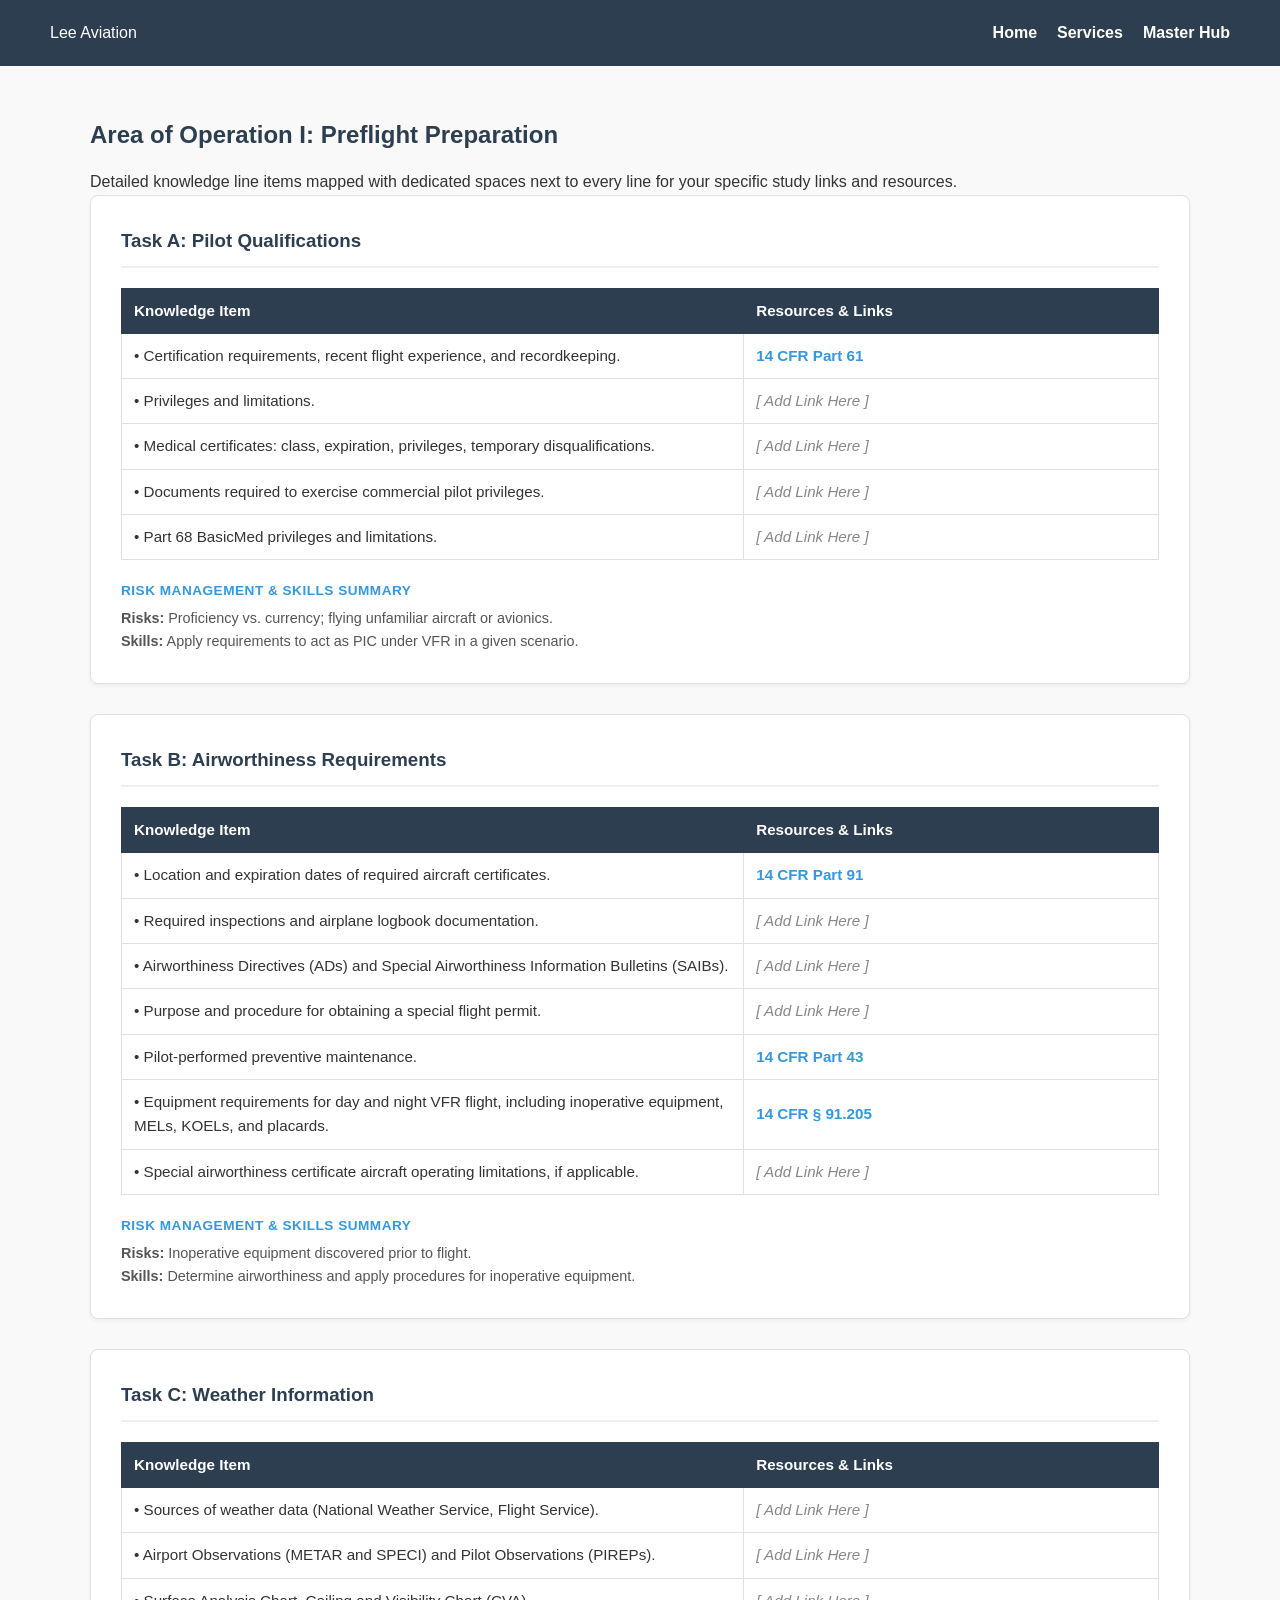
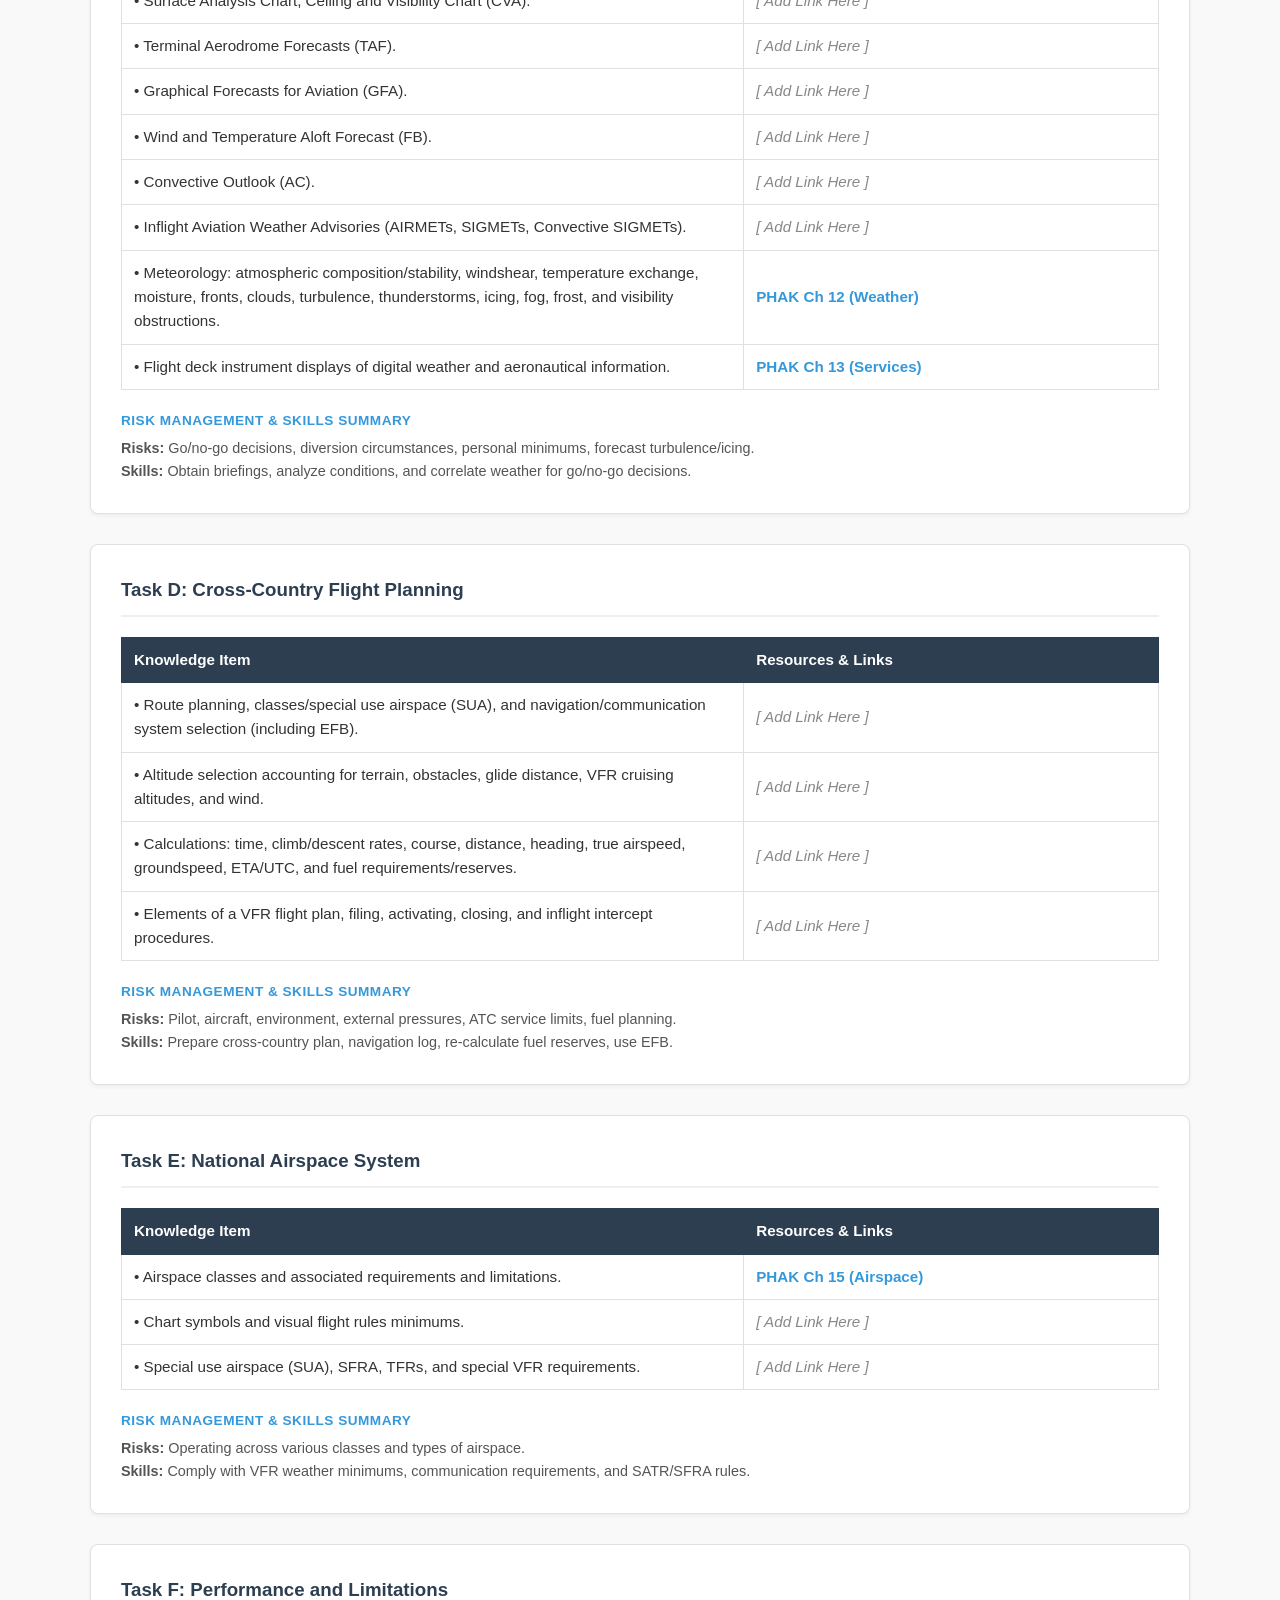
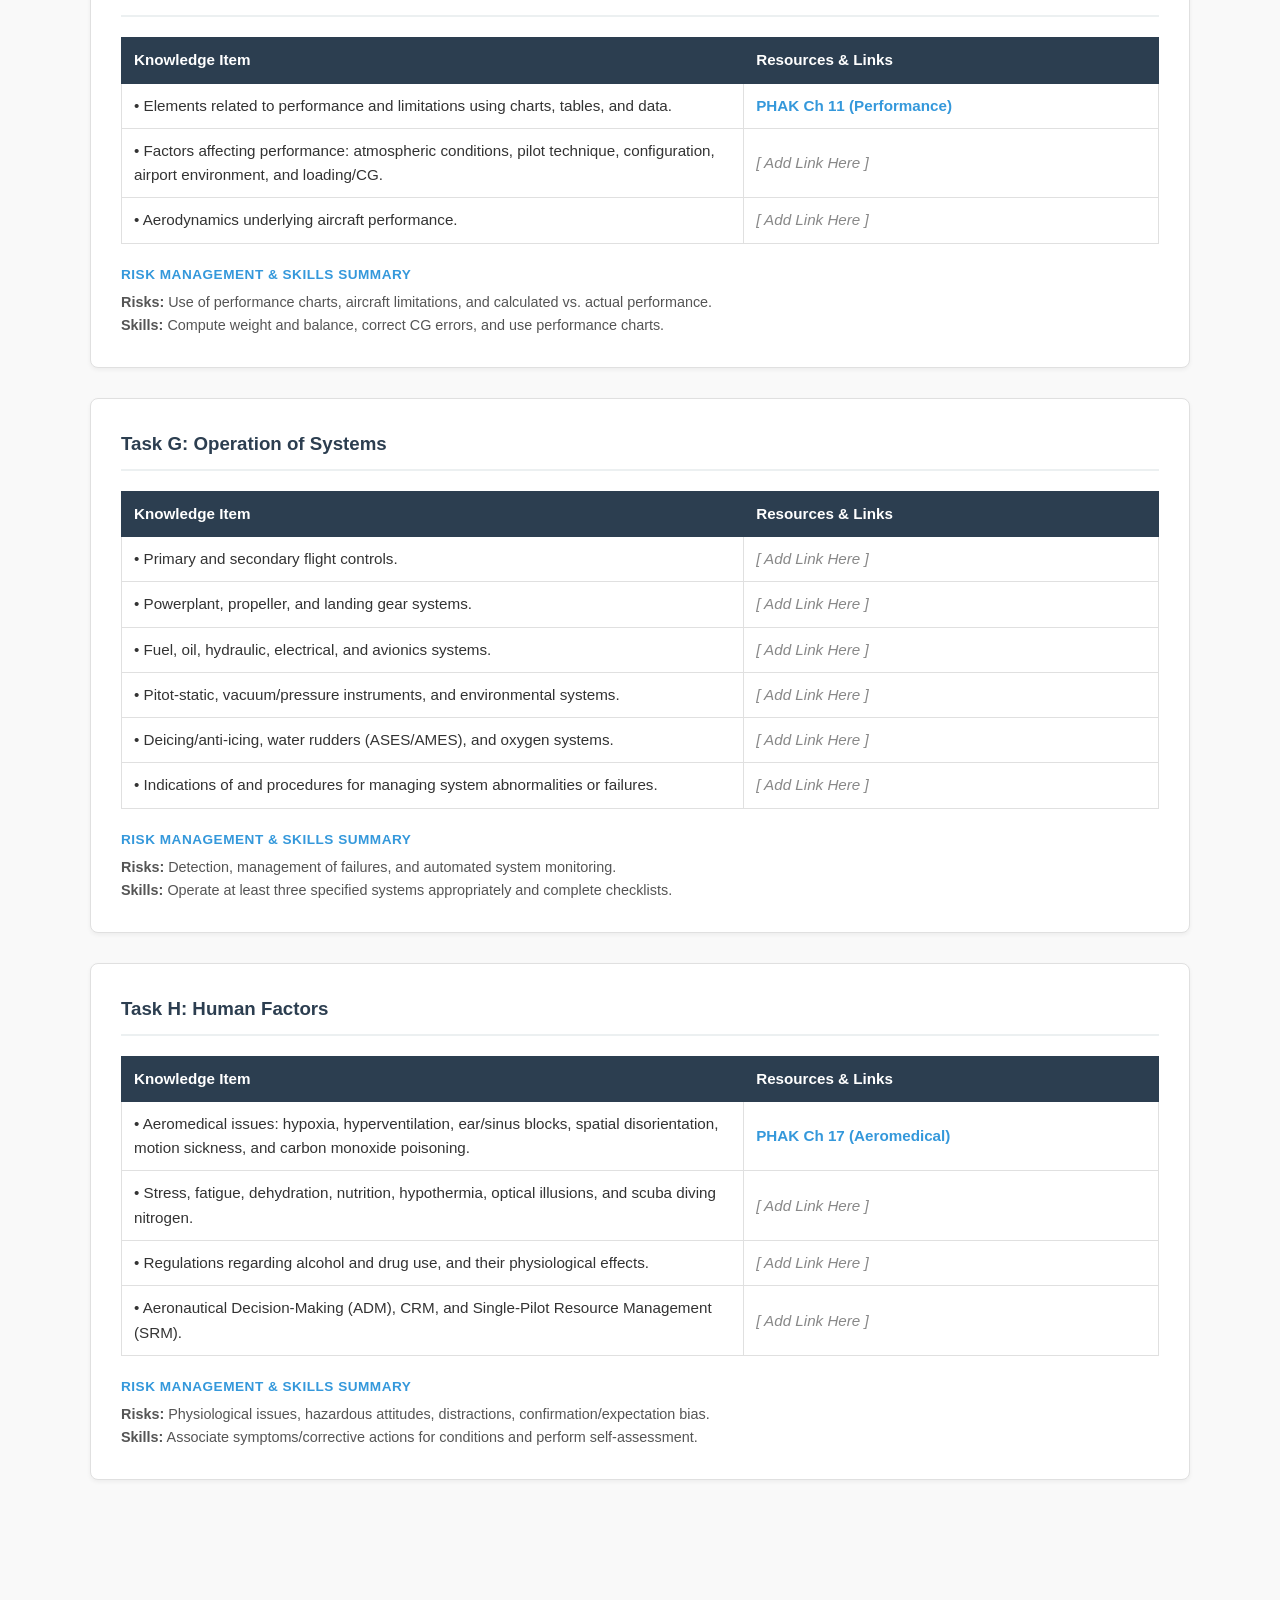
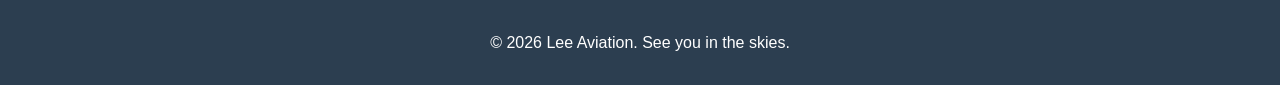
<file: commercial-acs.html>
<!DOCTYPE html>
<html lang="en">
<head>
    <meta charset="UTF-8">
    <meta name="viewport" content="width=device-width, initial-scale=1.0">
    <title>Area I: Preflight Preparation | Lee Aviation</title>
    
    <style>
        * {
            margin: 0;
            padding: 0;
            box-sizing: border-box;
            font-family: 'Helvetica Neue', Arial, sans-serif;
        }

        body {
            line-height: 1.6;
            color: #333;
            background-color: #f9f9f9;
        }

        nav {
            display: flex;
            justify-content: space-between;
            align-items: center;
            padding: 20px 50px;
            background-color: #2c3e50;
            color: white;
        }

        .nav-links {
            list-style: none;
            display: flex;
            gap: 20px;
        }

        .nav-links a {
            color: white;
            text-decoration: none;
            font-weight: bold;
        }

        .nav-links a:hover {
            color: #3498db;
        }

        section {
            padding: 50px;
            max-width: 1200px;
            margin: 0 auto;
        }

        h2, h3 {
            color: #2c3e50;
            margin-bottom: 15px;
        }

        .content-card {
            background: white;
            border: 1px solid #e0e0e0;
            padding: 30px;
            border-radius: 8px;
            margin-bottom: 30px;
            box-shadow: 0 2px 4px rgba(0,0,0,0.05);
        }

        .content-card h3 {
            border-bottom: 2px solid #ecf0f1;
            padding-bottom: 10px;
            margin-bottom: 20px;
            color: #2c3e50;
        }

        .resource-table {
            width: 100%;
            border-collapse: collapse;
            margin-top: 10px;
            margin-bottom: 20px;
            font-size: 0.95em;
        }

        .resource-table th {
            background-color: #2c3e50;
            color: white;
            padding: 10px 12px;
            text-align: left;
            border: 1px solid #2c3e50;
        }

        .resource-table td {
            padding: 10px 12px;
            border: 1px solid #e0e0e0;
            vertical-align: middle;
        }

        .resource-table tr:hover {
            background-color: #f5f5f5;
        }

        .link-col {
            width: 40%;
            color: #888;
            font-style: italic;
        }

        .link-col a {
            color: #3498db;
            text-decoration: none;
            font-weight: bold;
            font-style: normal;
        }

        .link-col a:hover {
            text-decoration: underline;
        }

        .section-subhead {
            font-weight: bold;
            color: #3498db;
            margin-top: 15px;
            margin-bottom: 5px;
            text-transform: uppercase;
            font-size: 0.85em;
            letter-spacing: 0.5px;
        }

        footer {
            text-align: center;
            padding: 30px;
            background-color: #2c3e50;
            color: white;
            margin-top: 40px;
        }
    </style>
</head>
<body>

    <!-- Navigation Bar -->
    <nav>
        <div class="logo">Lee Aviation</div>
        <ul class="nav-links">
            <li><a href="index.html#home">Home</a></li>
            <li><a href="index.html#services">Services</a></li>
            <li><a href="master-acs.html">Master Hub</a></li>
        </ul>
    </nav>

    <section>
        <h2>Area of Operation I: Preflight Preparation</h2>
        <p>Detailed knowledge line items mapped with dedicated spaces next to every line for your specific study links and resources.</p>

        <!-- TASK A -->
        <div class="content-card">
            <h3>Task A: Pilot Qualifications</h3>
            <table class="resource-table">
                <thead>
                    <tr>
                        <th>Knowledge Item</th>
                        <th>Resources & Links</th>
                    </tr>
                </thead>
                <tbody>
                    <tr>
                        <td>• Certification requirements, recent flight experience, and recordkeeping.</td>
                        <td class="link-col"><a href="https://www.ecfr.gov/current/title-14/part-61" target="_blank">14 CFR Part 61</a></td>
                    </tr>
                    <tr>
                        <td>• Privileges and limitations.</td>
                        <td class="link-col">[ Add Link Here ]</td>
                    </tr>
                    <tr>
                        <td>• Medical certificates: class, expiration, privileges, temporary disqualifications.</td>
                        <td class="link-col">[ Add Link Here ]</td>
                    </tr>
                    <tr>
                        <td>• Documents required to exercise commercial pilot privileges.</td>
                        <td class="link-col">[ Add Link Here ]</td>
                    </tr>
                    <tr>
                        <td>• Part 68 BasicMed privileges and limitations.</td>
                        <td class="link-col">[ Add Link Here ]</td>
                    </tr>
                </tbody>
            </table>
            <div class="section-subhead">Risk Management & Skills Summary</div>
            <p style="font-size: 0.9em; color: #555;"><strong>Risks:</strong> Proficiency vs. currency; flying unfamiliar aircraft or avionics.<br><strong>Skills:</strong> Apply requirements to act as PIC under VFR in a given scenario.</p>
        </div>

        <!-- TASK B -->
        <div class="content-card">
            <h3>Task B: Airworthiness Requirements</h3>
            <table class="resource-table">
                <thead>
                    <tr>
                        <th>Knowledge Item</th>
                        <th>Resources & Links</th>
                    </tr>
                </thead>
                <tbody>
                    <tr>
                        <td>• Location and expiration dates of required aircraft certificates.</td>
                        <td class="link-col"><a href="https://www.ecfr.gov/current/title-14/part-91" target="_blank">14 CFR Part 91</a></td>
                    </tr>
                    <tr>
                        <td>• Required inspections and airplane logbook documentation.</td>
                        <td class="link-col">[ Add Link Here ]</td>
                    </tr>
                    <tr>
                        <td>• Airworthiness Directives (ADs) and Special Airworthiness Information Bulletins (SAIBs).</td>
                        <td class="link-col">[ Add Link Here ]</td>
                    </tr>
                    <tr>
                        <td>• Purpose and procedure for obtaining a special flight permit.</td>
                        <td class="link-col">[ Add Link Here ]</td>
                    </tr>
                    <tr>
                        <td>• Pilot-performed preventive maintenance.</td>
                        <td class="link-col"><a href="https://www.ecfr.gov/current/title-14/part-43" target="_blank">14 CFR Part 43</a></td>
                    </tr>
                    <tr>
                        <td>• Equipment requirements for day and night VFR flight, including inoperative equipment, MELs, KOELs, and placards.</td>
                        <td class="link-col"><a href="https://www.ecfr.gov/current/title-14/part-91/section-91.205" target="_blank">14 CFR § 91.205</a></td>
                    </tr>
                    <tr>
                        <td>• Special airworthiness certificate aircraft operating limitations, if applicable.</td>
                        <td class="link-col">[ Add Link Here ]</td>
                    </tr>
                </tbody>
            </table>
            <div class="section-subhead">Risk Management & Skills Summary</div>
            <p style="font-size: 0.9em; color: #555;"><strong>Risks:</strong> Inoperative equipment discovered prior to flight.<br><strong>Skills:</strong> Determine airworthiness and apply procedures for inoperative equipment.</p>
        </div>

        <!-- TASK C -->
        <div class="content-card">
            <h3>Task C: Weather Information</h3>
            <table class="resource-table">
                <thead>
                    <tr>
                        <th>Knowledge Item</th>
                        <th>Resources & Links</th>
                    </tr>
                </thead>
                <tbody>
                    <tr>
                        <td>• Sources of weather data (National Weather Service, Flight Service).</td>
                        <td class="link-col">[ Add Link Here ]</td>
                    </tr>
                    <tr>
                        <td>• Airport Observations (METAR and SPECI) and Pilot Observations (PIREPs).</td>
                        <td class="link-col">[ Add Link Here ]</td>
                    </tr>
                    <tr>
                        <td>• Surface Analysis Chart, Ceiling and Visibility Chart (CVA).</td>
                        <td class="link-col">[ Add Link Here ]</td>
                    </tr>
                    <tr>
                        <td>• Terminal Aerodrome Forecasts (TAF).</td>
                        <td class="link-col">[ Add Link Here ]</td>
                    </tr>
                    <tr>
                        <td>• Graphical Forecasts for Aviation (GFA).</td>
                        <td class="link-col">[ Add Link Here ]</td>
                    </tr>
                    <tr>
                        <td>• Wind and Temperature Aloft Forecast (FB).</td>
                        <td class="link-col">[ Add Link Here ]</td>
                    </tr>
                    <tr>
                        <td>• Convective Outlook (AC).</td>
                        <td class="link-col">[ Add Link Here ]</td>
                    </tr>
                    <tr>
                        <td>• Inflight Aviation Weather Advisories (AIRMETs, SIGMETs, Convective SIGMETs).</td>
                        <td class="link-col">[ Add Link Here ]</td>
                    </tr>
                    <tr>
                        <td>• Meteorology: atmospheric composition/stability, windshear, temperature exchange, moisture, fronts, clouds, turbulence, thunderstorms, icing, fog, frost, and visibility obstructions.</td>
                        <td class="link-col"><a href="https://www.faa.gov/sites/faa.gov/files/14_phak_ch12.pdf" target="_blank">PHAK Ch 12 (Weather)</a></td>
                    </tr>
                    <tr>
                        <td>• Flight deck instrument displays of digital weather and aeronautical information.</td>
                        <td class="link-col"><a href="https://www.faa.gov/sites/faa.gov/files/15_phak_ch13.pdf" target="_blank">PHAK Ch 13 (Services)</a></td>
                    </tr>
                </tbody>
            </table>
            <div class="section-subhead">Risk Management & Skills Summary</div>
            <p style="font-size: 0.9em; color: #555;"><strong>Risks:</strong> Go/no-go decisions, diversion circumstances, personal minimums, forecast turbulence/icing.<br><strong>Skills:</strong> Obtain briefings, analyze conditions, and correlate weather for go/no-go decisions.</p>
        </div>

        <!-- TASK D -->
        <div class="content-card">
            <h3>Task D: Cross-Country Flight Planning</h3>
            <table class="resource-table">
                <thead>
                    <tr>
                        <th>Knowledge Item</th>
                        <th>Resources & Links</th>
                    </tr>
                </thead>
                <tbody>
                    <tr>
                        <td>• Route planning, classes/special use airspace (SUA), and navigation/communication system selection (including EFB).</td>
                        <td class="link-col">[ Add Link Here ]</td>
                    </tr>
                    <tr>
                        <td>• Altitude selection accounting for terrain, obstacles, glide distance, VFR cruising altitudes, and wind.</td>
                        <td class="link-col">[ Add Link Here ]</td>
                    </tr>
                    <tr>
                        <td>• Calculations: time, climb/descent rates, course, distance, heading, true airspeed, groundspeed, ETA/UTC, and fuel requirements/reserves.</td>
                        <td class="link-col">[ Add Link Here ]</td>
                    </tr>
                    <tr>
                        <td>• Elements of a VFR flight plan, filing, activating, closing, and inflight intercept procedures.</td>
                        <td class="link-col">[ Add Link Here ]</td>
                    </tr>
                </tbody>
            </table>
            <div class="section-subhead">Risk Management & Skills Summary</div>
            <p style="font-size: 0.9em; color: #555;"><strong>Risks:</strong> Pilot, aircraft, environment, external pressures, ATC service limits, fuel planning.<br><strong>Skills:</strong> Prepare cross-country plan, navigation log, re-calculate fuel reserves, use EFB.</p>
        </div>

        <!-- TASK E -->
        <div class="content-card">
            <h3>Task E: National Airspace System</h3>
            <table class="resource-table">
                <thead>
                    <tr>
                        <th>Knowledge Item</th>
                        <th>Resources & Links</th>
                    </tr>
                </thead>
                <tbody>
                    <tr>
                        <td>• Airspace classes and associated requirements and limitations.</td>
                        <td class="link-col"><a href="https://www.faa.gov/sites/faa.gov/files/17_phak_ch15.pdf" target="_blank">PHAK Ch 15 (Airspace)</a></td>
                    </tr>
                    <tr>
                        <td>• Chart symbols and visual flight rules minimums.</td>
                        <td class="link-col">[ Add Link Here ]</td>
                    </tr>
                    <tr>
                        <td>• Special use airspace (SUA), SFRA, TFRs, and special VFR requirements.</td>
                        <td class="link-col">[ Add Link Here ]</td>
                    </tr>
                </tbody>
            </table>
            <div class="section-subhead">Risk Management & Skills Summary</div>
            <p style="font-size: 0.9em; color: #555;"><strong>Risks:</strong> Operating across various classes and types of airspace.<br><strong>Skills:</strong> Comply with VFR weather minimums, communication requirements, and SATR/SFRA rules.</p>
        </div>

        <!-- TASK F -->
        <div class="content-card">
            <h3>Task F: Performance and Limitations</h3>
            <table class="resource-table">
                <thead>
                    <tr>
                        <th>Knowledge Item</th>
                        <th>Resources & Links</th>
                    </tr>
                </thead>
                <tbody>
                    <tr>
                        <td>• Elements related to performance and limitations using charts, tables, and data.</td>
                        <td class="link-col"><a href="https://www.faa.gov/sites/faa.gov/files/13_phak_ch11.pdf" target="_blank">PHAK Ch 11 (Performance)</a></td>
                    </tr>
                    <tr>
                        <td>• Factors affecting performance: atmospheric conditions, pilot technique, configuration, airport environment, and loading/CG.</td>
                        <td class="link-col">[ Add Link Here ]</td>
                    </tr>
                    <tr>
                        <td>• Aerodynamics underlying aircraft performance.</td>
                        <td class="link-col">[ Add Link Here ]</td>
                    </tr>
                </tbody>
            </table>
            <div class="section-subhead">Risk Management & Skills Summary</div>
            <p style="font-size: 0.9em; color: #555;"><strong>Risks:</strong> Use of performance charts, aircraft limitations, and calculated vs. actual performance.<br><strong>Skills:</strong> Compute weight and balance, correct CG errors, and use performance charts.</p>
        </div>

        <!-- TASK G -->
        <div class="content-card">
            <h3>Task G: Operation of Systems</h3>
            <table class="resource-table">
                <thead>
                    <tr>
                        <th>Knowledge Item</th>
                        <th>Resources & Links</th>
                    </tr>
                </thead>
                <tbody>
                    <tr>
                        <td>• Primary and secondary flight controls.</td>
                        <td class="link-col">[ Add Link Here ]</td>
                    </tr>
                    <tr>
                        <td>• Powerplant, propeller, and landing gear systems.</td>
                        <td class="link-col">[ Add Link Here ]</td>
                    </tr>
                    <tr>
                        <td>• Fuel, oil, hydraulic, electrical, and avionics systems.</td>
                        <td class="link-col">[ Add Link Here ]</td>
                    </tr>
                    <tr>
                        <td>• Pitot-static, vacuum/pressure instruments, and environmental systems.</td>
                        <td class="link-col">[ Add Link Here ]</td>
                    </tr>
                    <tr>
                        <td>• Deicing/anti-icing, water rudders (ASES/AMES), and oxygen systems.</td>
                        <td class="link-col">[ Add Link Here ]</td>
                    </tr>
                    <tr>
                        <td>• Indications of and procedures for managing system abnormalities or failures.</td>
                        <td class="link-col">[ Add Link Here ]</td>
                    </tr>
                </tbody>
            </table>
            <div class="section-subhead">Risk Management & Skills Summary</div>
            <p style="font-size: 0.9em; color: #555;"><strong>Risks:</strong> Detection, management of failures, and automated system monitoring.<br><strong>Skills:</strong> Operate at least three specified systems appropriately and complete checklists.</p>
        </div>

        <!-- TASK H -->
        <div class="content-card">
            <h3>Task H: Human Factors</h3>
            <table class="resource-table">
                <thead>
                    <tr>
                        <th>Knowledge Item</th>
                        <th>Resources & Links</th>
                    </tr>
                </thead>
                <tbody>
                    <tr>
                        <td>• Aeromedical issues: hypoxia, hyperventilation, ear/sinus blocks, spatial disorientation, motion sickness, and carbon monoxide poisoning.</td>
                        <td class="link-col"><a href="https://www.faa.gov/sites/faa.gov/files/19_phak_ch17.pdf" target="_blank">PHAK Ch 17 (Aeromedical)</a></td>
                    </tr>
                    <tr>
                        <td>• Stress, fatigue, dehydration, nutrition, hypothermia, optical illusions, and scuba diving nitrogen.</td>
                        <td class="link-col">[ Add Link Here ]</td>
                    </tr>
                    <tr>
                        <td>• Regulations regarding alcohol and drug use, and their physiological effects.</td>
                        <td class="link-col">[ Add Link Here ]</td>
                    </tr>
                    <tr>
                        <td>• Aeronautical Decision-Making (ADM), CRM, and Single-Pilot Resource Management (SRM).</td>
                        <td class="link-col">[ Add Link Here ]</td>
                    </tr>
                </tbody>
            </table>
            <div class="section-subhead">Risk Management & Skills Summary</div>
            <p style="font-size: 0.9em; color: #555;"><strong>Risks:</strong> Physiological issues, hazardous attitudes, distractions, confirmation/expectation bias.<br><strong>Skills:</strong> Associate symptoms/corrective actions for conditions and perform self-assessment.</p>
        </div>

    </section>

    <footer>
        <p>&copy; 2026 Lee Aviation. See you in the skies.</p>
    </footer>

</body>
</html>
</file>
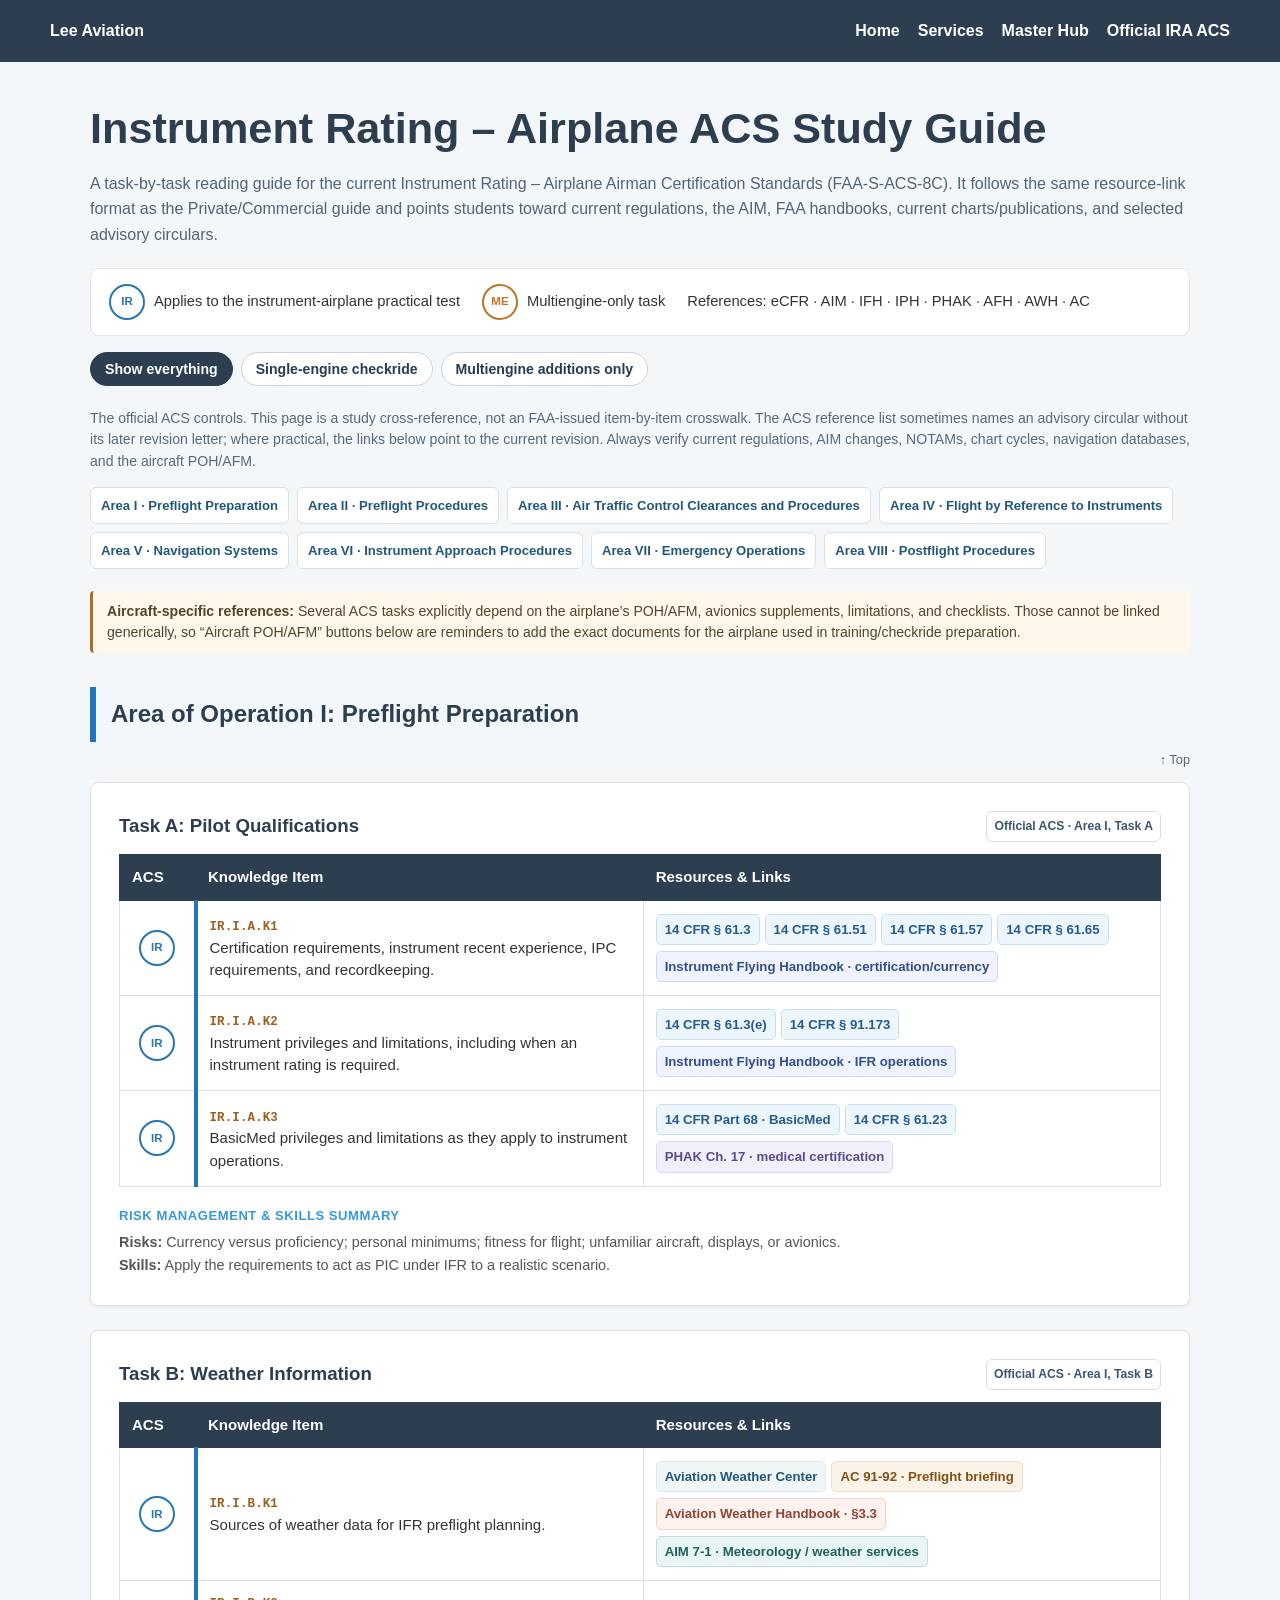
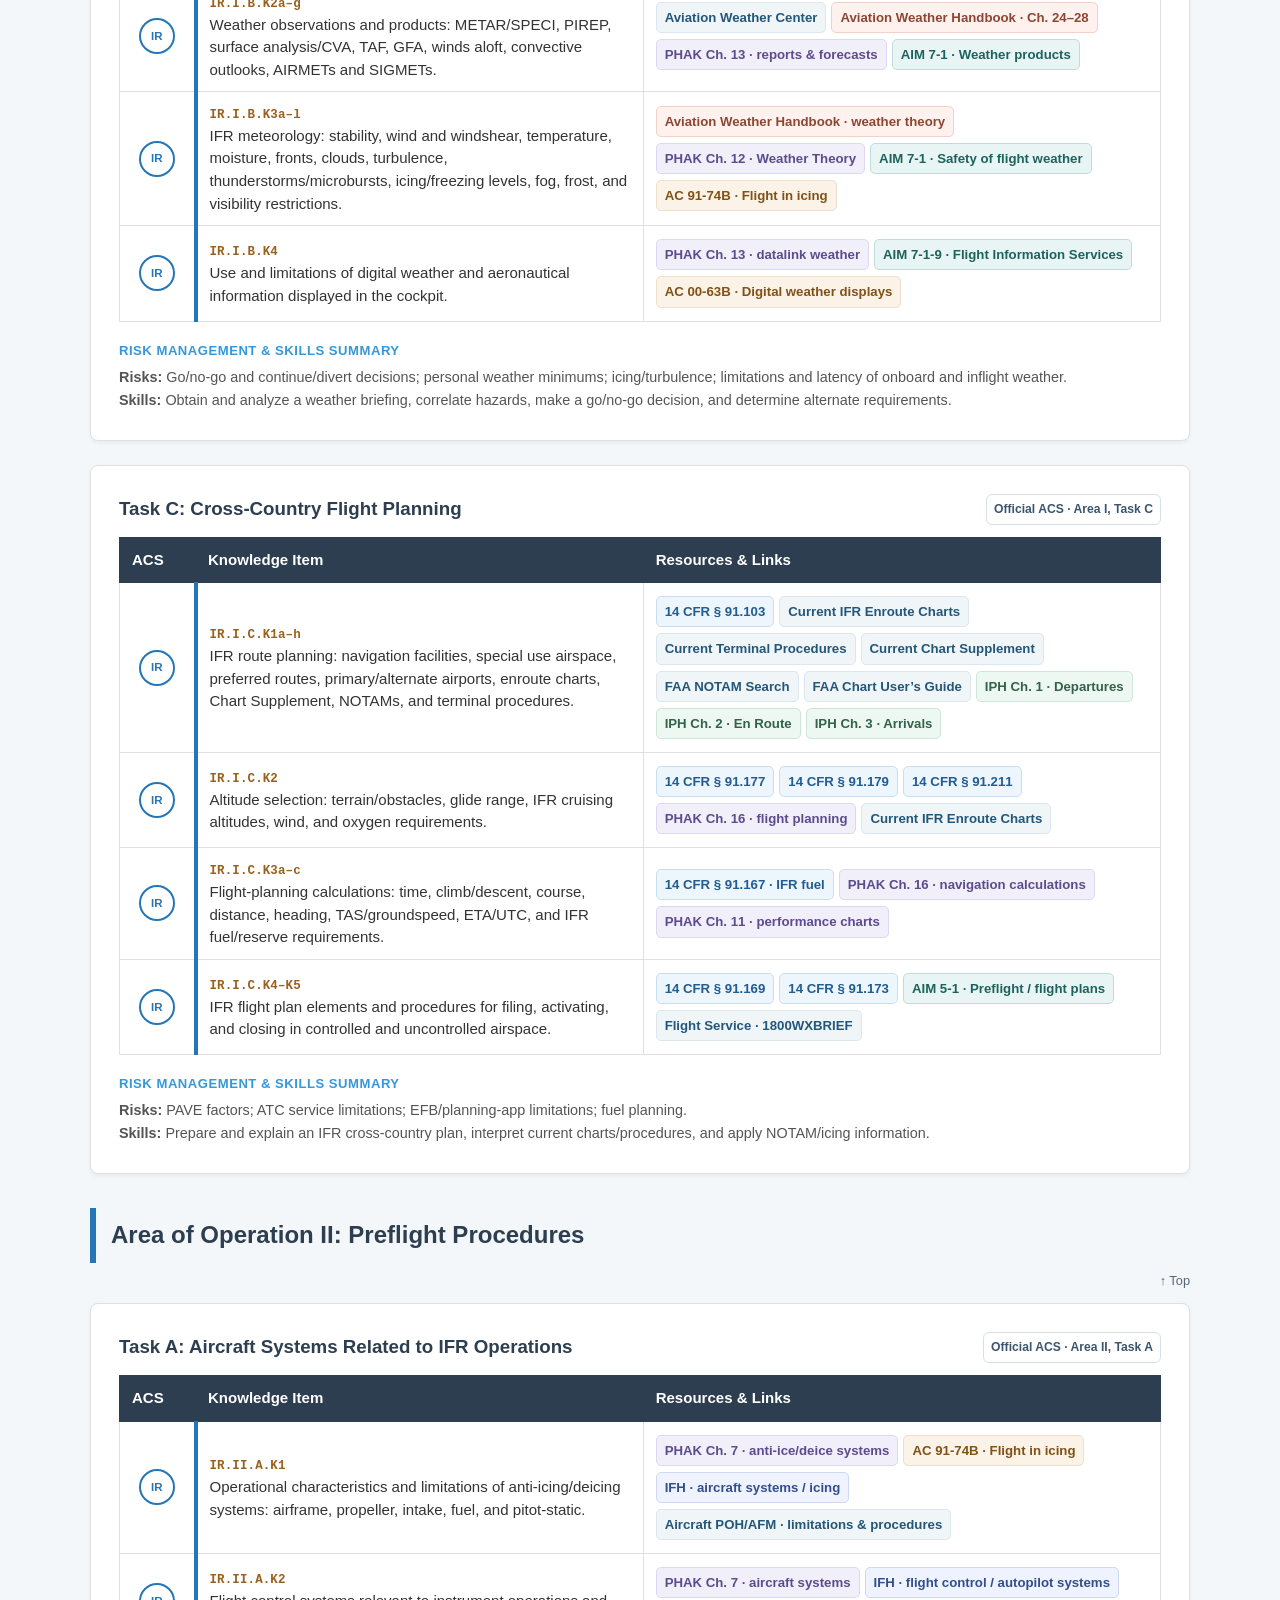
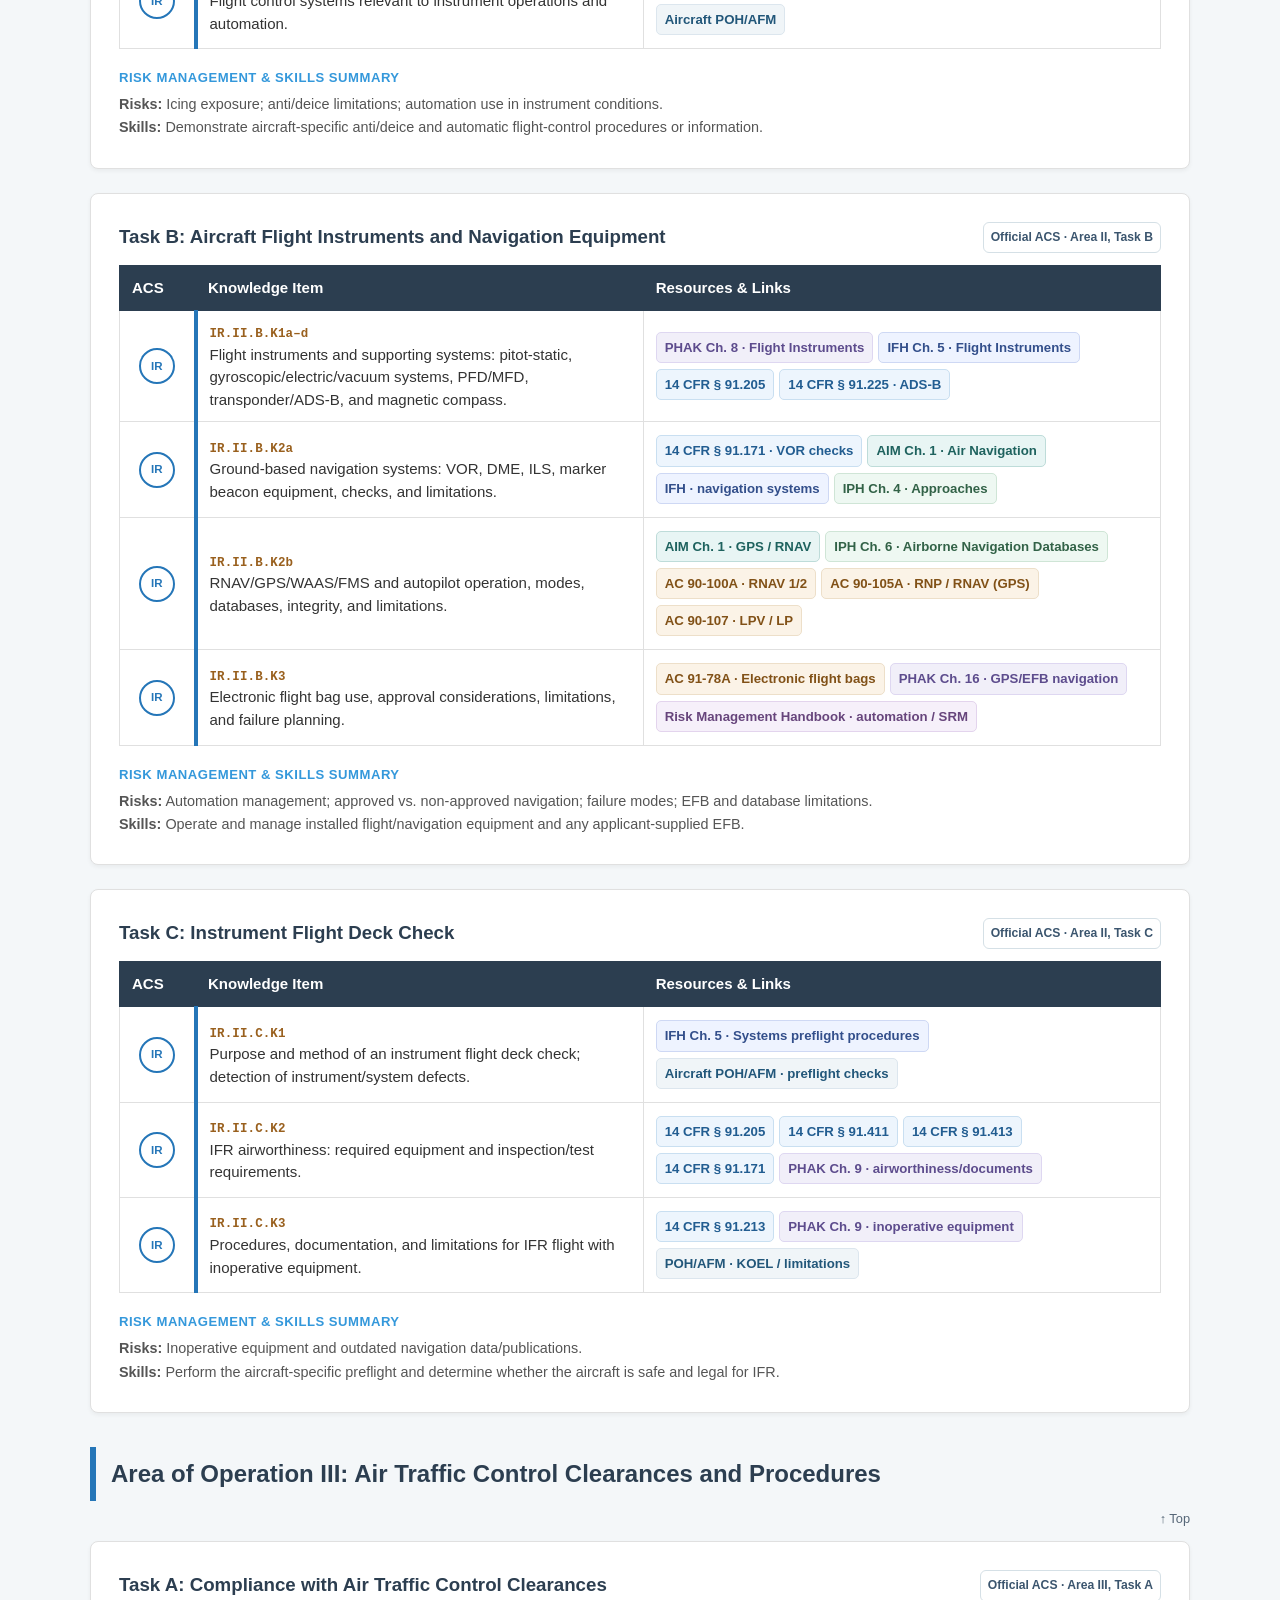
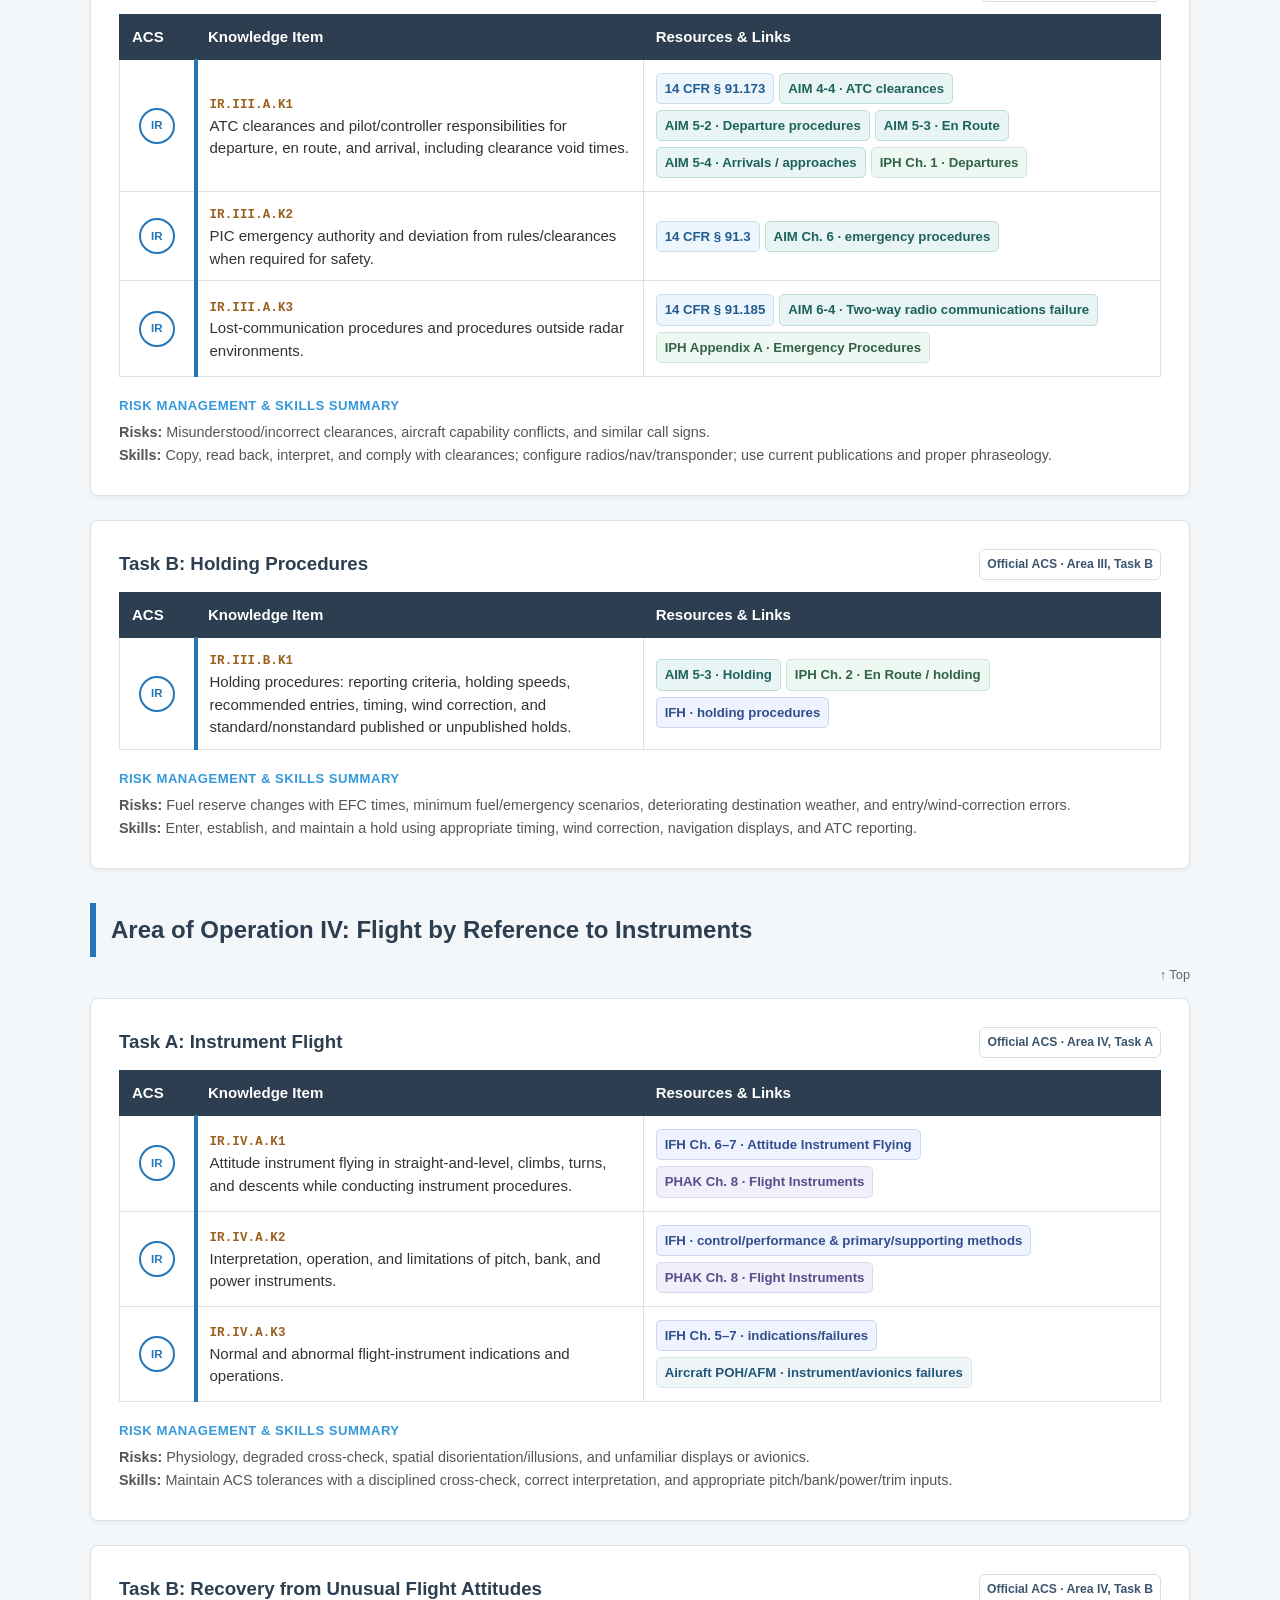
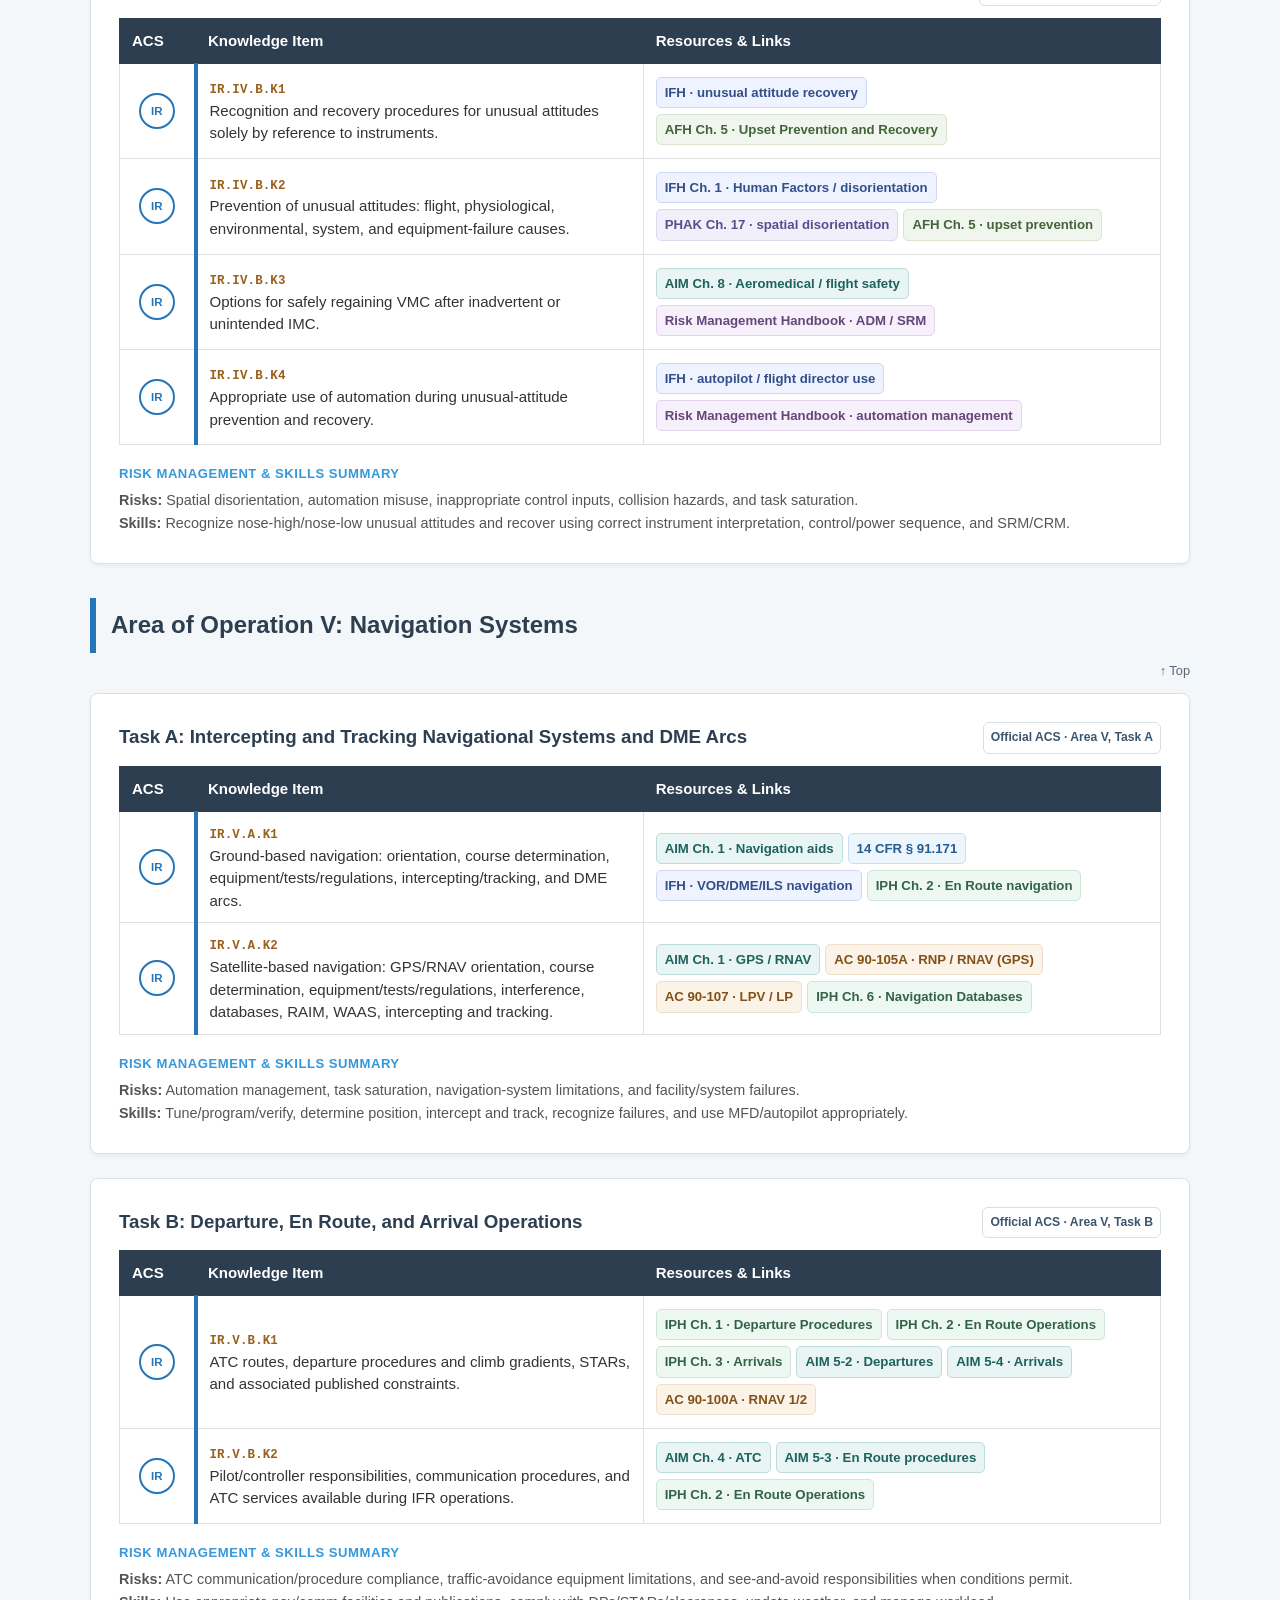
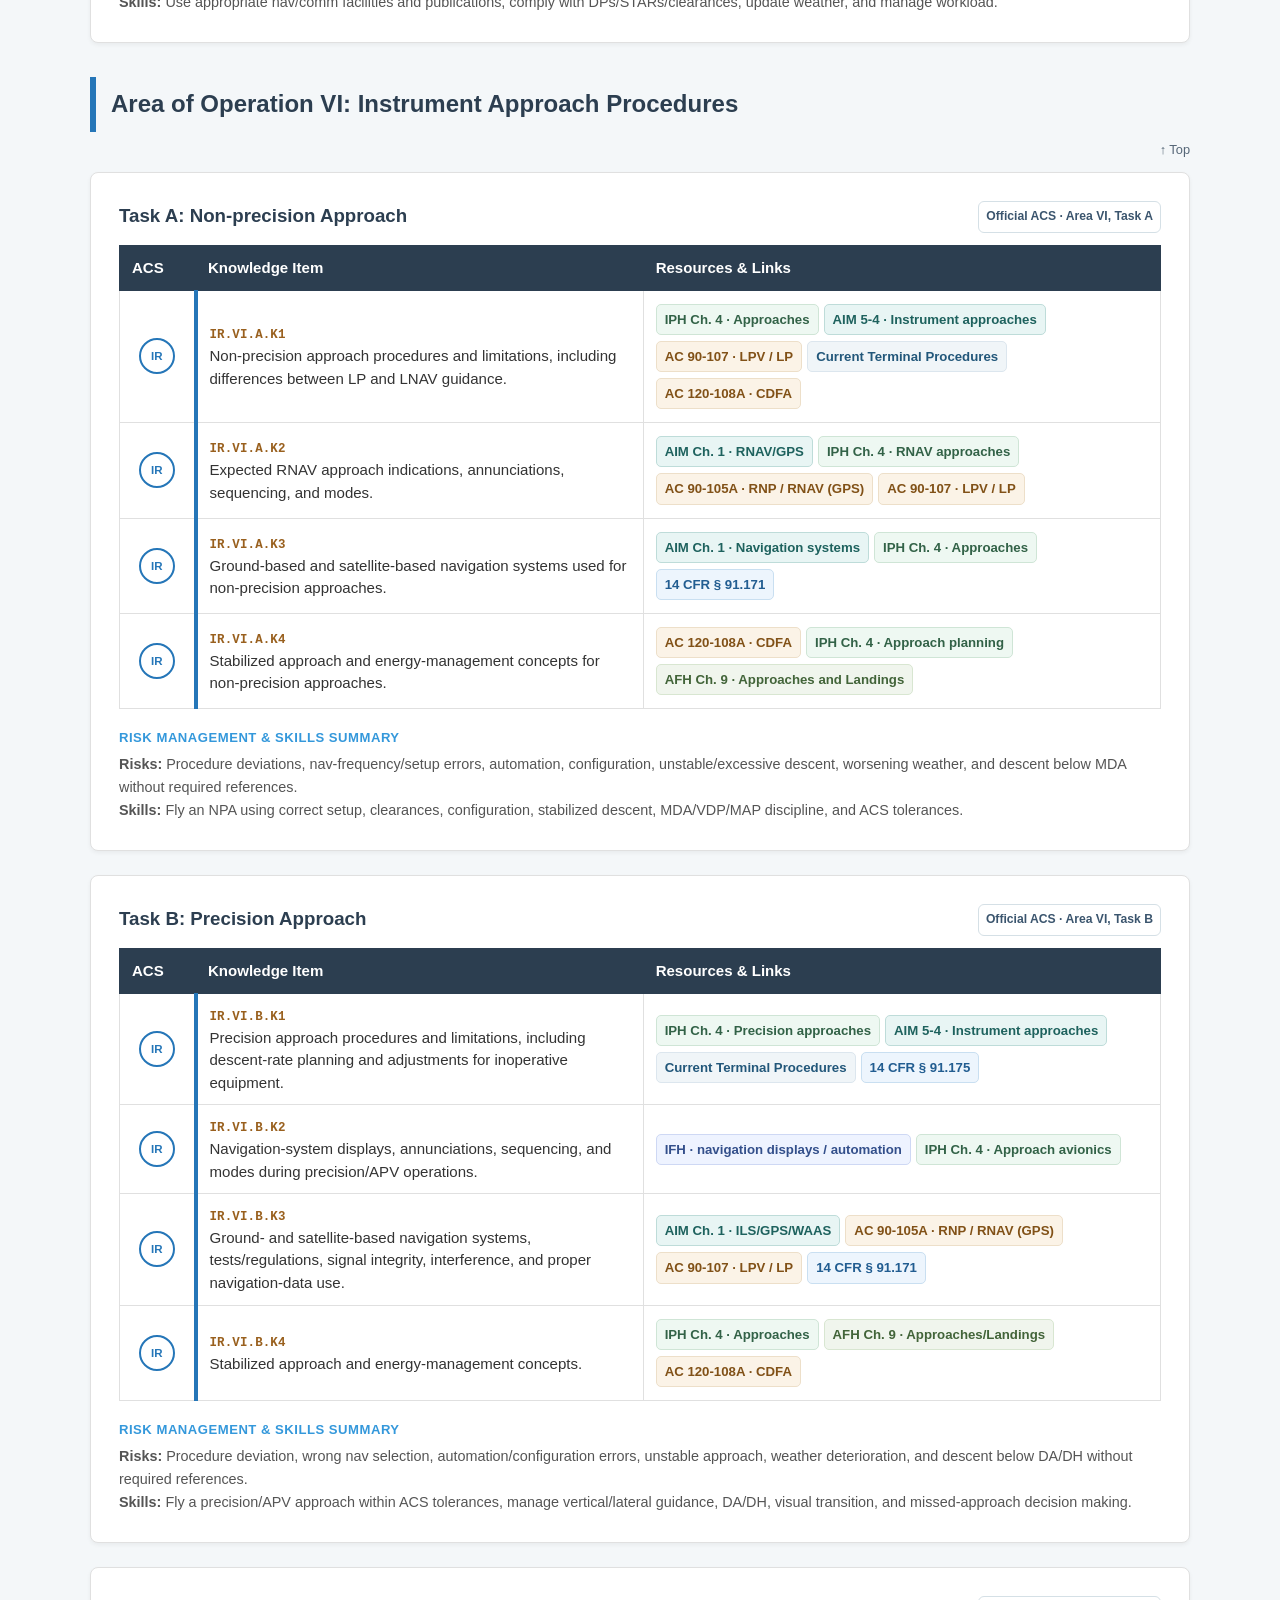
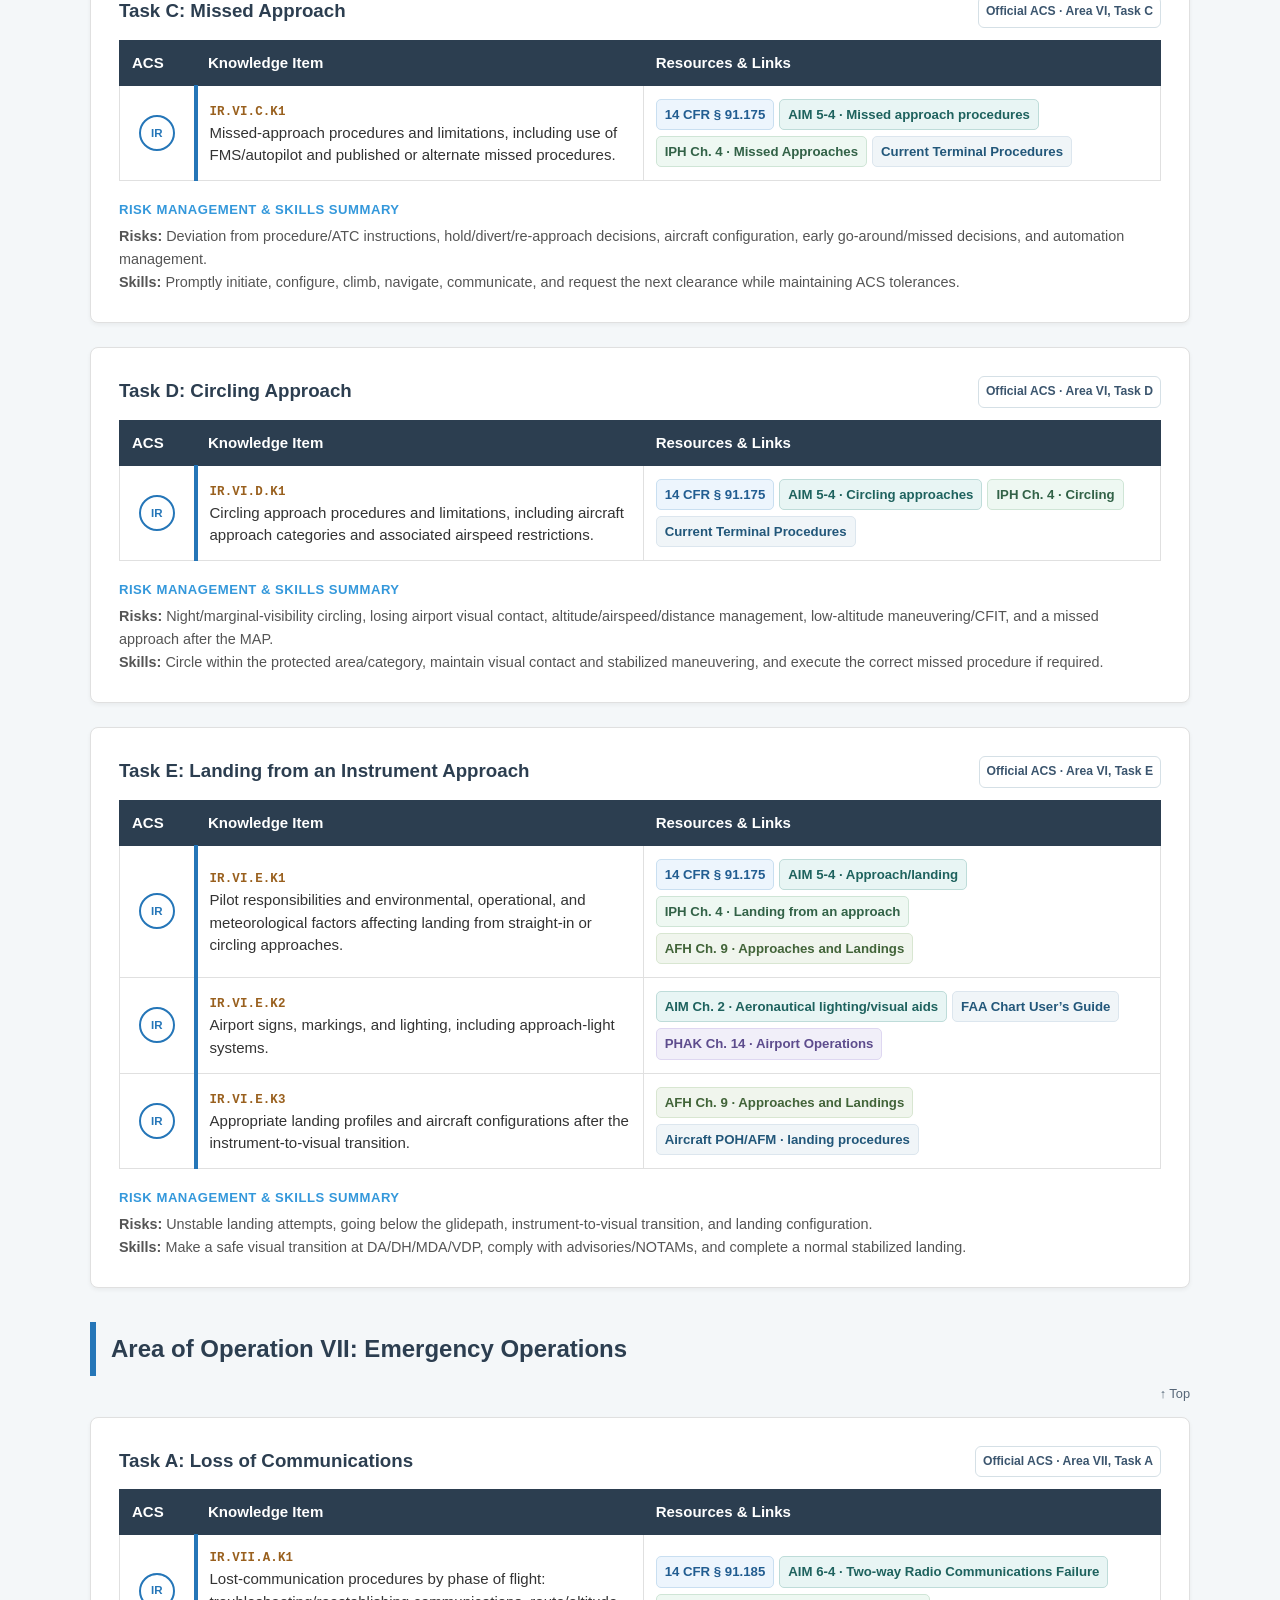
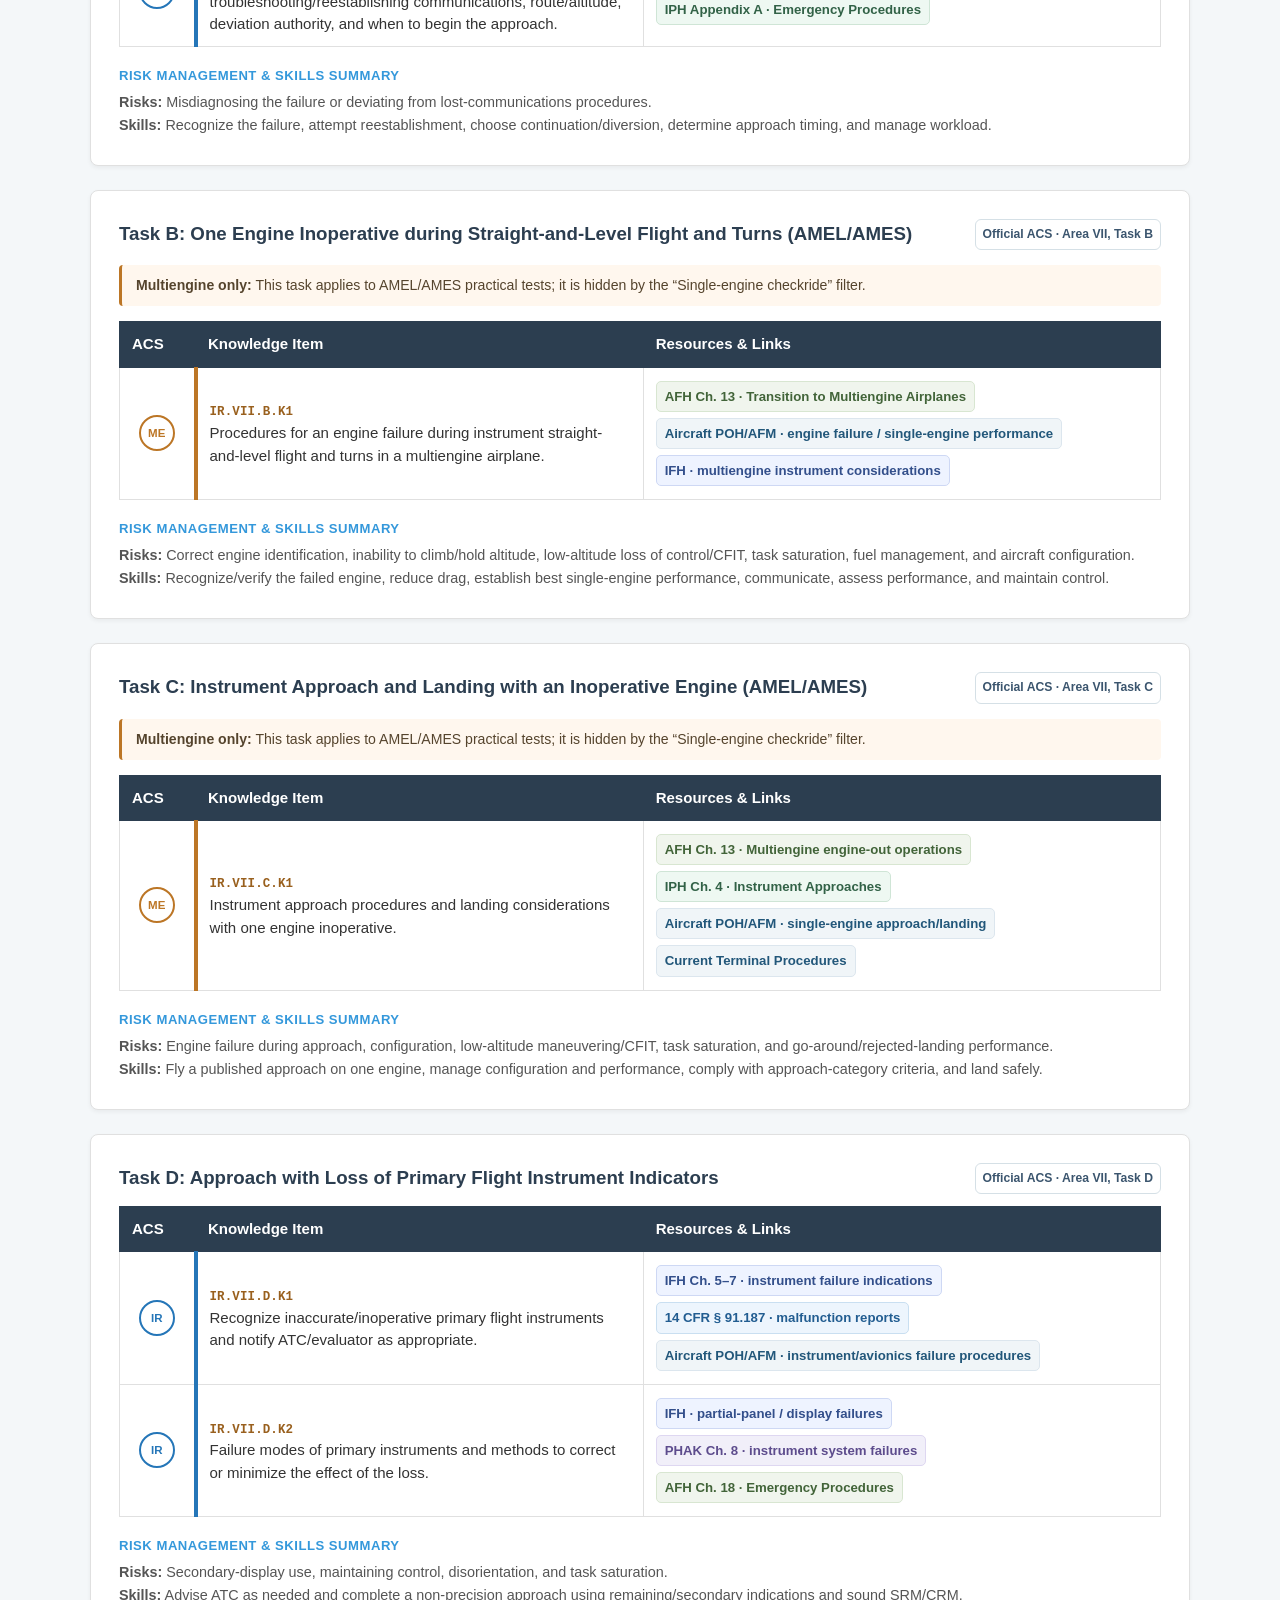
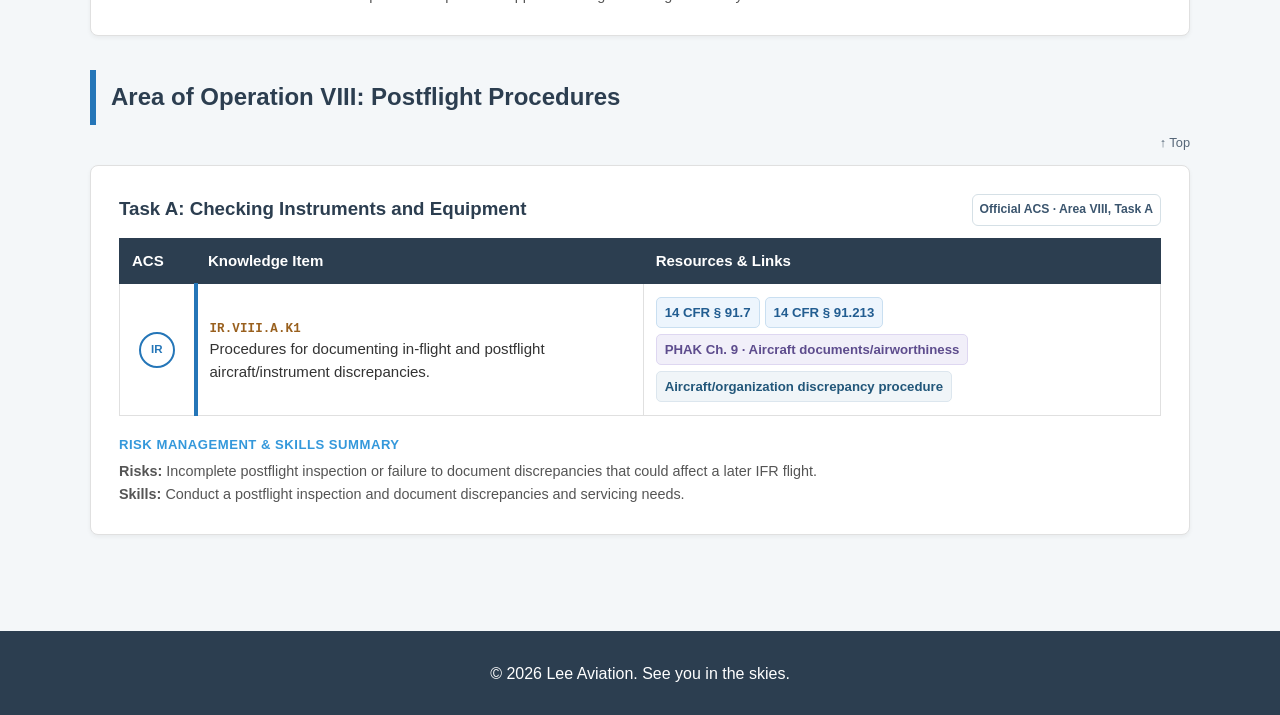
<file: instrument-rating-acs.html>
<!DOCTYPE html><html lang="en"><head><meta charset="utf-8"><meta name="viewport" content="width=device-width,initial-scale=1.0"><title>Instrument Rating – Airplane ACS Study Guide | Lee Aviation</title><style>
*{margin:0;padding:0;box-sizing:border-box;font-family:'Helvetica Neue',Arial,sans-serif}
:root{--instrument:#2576b8;--multi:#bc7626;--ink:#243b53;--muted:#65758a}
body{line-height:1.6;color:#333;background:#f4f7f9}
nav{display:flex;justify-content:space-between;align-items:center;padding:18px clamp(18px,4vw,50px);background:#2c3e50;color:#fff;gap:18px}
.logo{font-weight:800;white-space:nowrap}.nav-links{list-style:none;display:flex;gap:18px;flex-wrap:wrap}.nav-links a{color:#fff;text-decoration:none;font-weight:700}.nav-links a:hover{text-decoration:underline}
section{padding:32px clamp(12px,4vw,50px);max-width:1200px;margin:0 auto}h1,h2,h3{color:#2c3e50}h1{font-size:clamp(1.8rem,4vw,2.7rem);margin-bottom:8px}h2{margin:34px 0 14px;border-left:6px solid var(--instrument);padding:8px 0 8px 15px;scroll-margin-top:14px}h3{margin:0}
.intro{color:#526476;margin:8px 0 18px}.small-note{color:#58697a;font-size:.88em;line-height:1.55}.legend{display:flex;align-items:center;flex-wrap:wrap;gap:12px 22px;background:#fff;border:1px solid #dfe7ed;border-radius:9px;padding:15px 18px;margin:20px 0 12px}.legend-pair{display:inline-flex;align-items:center;gap:9px;font-size:.92rem}
.roundel{width:36px;height:36px;flex:0 0 36px;display:inline-flex;align-items:center;justify-content:center;border-radius:50%;background:#fff;font-size:.72rem;font-weight:800;font-style:normal}.roundel.ir{border:2.5px solid var(--instrument);color:var(--instrument)}.roundel.me{border:2.5px solid var(--multi);color:var(--multi)}
.filters{display:flex;gap:8px;flex-wrap:wrap;align-items:center;margin:16px 0 22px}.filters button{border:1px solid #c6d3de;border-radius:20px;background:#fff;color:#263c50;padding:8px 14px;cursor:pointer;font-size:.88rem;font-weight:700}.filters button[aria-pressed="true"]{background:#2c3e50;color:#fff;border-color:#2c3e50}.filters button:focus-visible{outline:3px solid #74add2;outline-offset:2px}
.chapter-nav{display:flex;flex-wrap:wrap;gap:8px;margin:14px 0 22px}.chapter-nav a{border:1px solid #d7e1e8;background:#fff;padding:7px 10px;border-radius:6px;color:#22577a;font-size:.82rem;font-weight:650;text-decoration:none}.chapter-nav a:hover{text-decoration:underline}
.content-card{background:#fff;border:1px solid #e0e0e0;padding:clamp(16px,3vw,28px);border-radius:8px;margin-bottom:24px;box-shadow:0 2px 4px rgba(0,0,0,.05);scroll-margin-top:12px}.source-head{display:flex;justify-content:space-between;align-items:start;flex-wrap:wrap;gap:9px;margin:0 0 12px}.source-head h3{flex:1}.acs-pointers{display:flex;flex-wrap:wrap;gap:7px}.acs-pointers a{font-size:.76rem;font-weight:700;border:1px solid #d5e0e6;border-radius:6px;padding:5px 7px;text-decoration:none;color:#3b556e}.acs-pointers a:hover{text-decoration:underline}
.resource-table{width:100%;border-collapse:collapse;margin-top:10px;margin-bottom:18px;font-size:.94em;table-layout:fixed}.resource-table th{background:#2c3e50;color:#fff;padding:10px 12px;text-align:left;border:1px solid #2c3e50}.resource-table td{padding:10px 12px;border:1px solid #e0e0e0;vertical-align:middle}.resource-table tr:hover{background:#f5f5f5}.resource-table th:first-child{width:76px}.resource-table th:nth-child(2){width:43%}.scope-cell{text-align:center}.topic-cell{font-weight:450;line-height:1.5;border-left:4px solid var(--instrument)!important}.content-card[data-scope="multi"] .topic-cell{border-left-color:var(--multi)!important}.acs-code{color:#99601e;font-family:ui-monospace,SFMono-Regular,Menlo,monospace;font-size:.78rem;font-weight:750;letter-spacing:.01em}.link-col{color:#888;font-style:italic}.source-link{display:inline-block;background:#f0f5f8;border:1px solid #dce6ee;color:#22577a;border-radius:5px;padding:5px 8px;margin:3px 5px 3px 0;font-size:.88em;text-decoration:none;font-weight:600;font-style:normal;line-height:1.45;white-space:normal}.source-link:hover,.source-link:focus-visible{text-decoration:underline;outline-offset:2px}.source-link.reg{background:#edf5fd;border-color:#c9dff1;color:#225d91}.source-link.ac{background:#fbf3e7;border-color:#eddfc9;color:#815117}.source-link.afh{background:#f0f5ed;border-color:#d8e6d1;color:#426439}.source-link.phak{background:#f1eff9;border-color:#ded7f1;color:#5d4c8d}.source-link.aim{background:#e8f5f4;border-color:#bedcd9;color:#1e625e}.source-link.weather{background:#fff1ed;border-color:#f0d2c8;color:#8b4733}.source-link.ifh{background:#eef3ff;border-color:#ced8f4;color:#334f8b}.source-link.iph{background:#eef8f2;border-color:#cfe5d6;color:#326247}.source-link.rmh{background:#f6f0fa;border-color:#e3d4ed;color:#67457c}
.section-subhead{font-weight:800;color:#3498db;margin-top:15px;margin-bottom:5px;text-transform:uppercase;font-size:.82em;letter-spacing:.5px}.summary{font-size:.9em;color:#555}.note{padding:10px 14px;margin:15px 0;border-left:3px solid #aa6f27;background:#fff7e9;border-radius:4px;color:#55442d;font-size:.88rem;line-height:1.5}.me-note{border-left-color:var(--multi);background:#fff7ee}.area-top{display:flex;justify-content:flex-end;margin:-6px 0 12px}.area-top a{font-size:.8rem;color:#567;text-decoration:none}.area-top a:hover{text-decoration:underline}
footer{text-align:center;padding:30px;background:#2c3e50;color:#fff;margin-top:40px}.content-card[hidden]{display:none!important}
#aircraft-specific{scroll-margin-top:20px}
@media(max-width:710px){nav{align-items:flex-start;flex-direction:column}.resource-table{table-layout:auto;font-size:.84em}.resource-table th:first-child{width:58px}.resource-table th:nth-child(2){width:39%}.resource-table td{padding:8px 6px}.source-link{padding:4px 5px;margin:2px 1px}.roundel{width:30px;height:30px;flex-basis:30px;font-size:.64rem}}
@media(max-width:520px){.resource-table th:first-child{display:none}.resource-table td.scope-cell{display:none}.resource-table th:nth-child(2){width:45%}}
@media print{nav,.filters,.chapter-nav,.area-top{display:none}.content-card{break-inside:avoid}.resource-table tr{break-inside:avoid}body{background:#fff}}
</style></head><body><nav><div class="logo">Lee Aviation</div><ul class="nav-links"><li><a href="index.html#home">Home</a></li><li><a href="index.html#services">Services</a></li><li><a href="master-acs.html">Master Hub</a></li><li><a href="https://www.faa.gov/training_testing/testing/acs/instrument_rating_airplane_acs_8.pdf" target="_blank" rel="noopener noreferrer">Official IRA ACS</a></li></ul></nav><section><div id="top"></div><h1>Instrument Rating – Airplane ACS Study Guide</h1><p class="intro">A task-by-task reading guide for the current Instrument Rating – Airplane Airman Certification Standards (FAA-S-ACS-8C). It follows the same resource-link format as the Private/Commercial guide and points students toward current regulations, the AIM, FAA handbooks, current charts/publications, and selected advisory circulars.</p><div class="legend"><span class="legend-pair"><span class="roundel ir">IR</span>Applies to the instrument-airplane practical test</span><span class="legend-pair"><span class="roundel me">ME</span>Multiengine-only task</span><span class="legend-pair">References: eCFR · AIM · IFH · IPH · PHAK · AFH · AWH · AC</span></div><div class="filters" role="group" aria-label="Filter instrument ACS tasks"><button type="button" data-filter="all" aria-pressed="true">Show everything</button><button type="button" data-filter="single" aria-pressed="false">Single-engine checkride</button><button type="button" data-filter="multi-only" aria-pressed="false">Multiengine additions only</button></div><p class="small-note">The official ACS controls. This page is a study cross-reference, not an FAA-issued item-by-item crosswalk. The ACS reference list sometimes names an advisory circular without its later revision letter; where practical, the links below point to the current revision. Always verify current regulations, AIM changes, NOTAMs, chart cycles, navigation databases, and the aircraft POH/AFM.</p><div class="chapter-nav"><a href="#area-i">Area I · Preflight Preparation</a><a href="#area-ii">Area II · Preflight Procedures</a><a href="#area-iii">Area III · Air Traffic Control Clearances and Procedures</a><a href="#area-iv">Area IV · Flight by Reference to Instruments</a><a href="#area-v">Area V · Navigation Systems</a><a href="#area-vi">Area VI · Instrument Approach Procedures</a><a href="#area-vii">Area VII · Emergency Operations</a><a href="#area-viii">Area VIII · Postflight Procedures</a></div><div id="aircraft-specific" class="note"><strong>Aircraft-specific references:</strong> Several ACS tasks explicitly depend on the airplane’s POH/AFM, avionics supplements, limitations, and checklists. Those cannot be linked generically, so “Aircraft POH/AFM” buttons below are reminders to add the exact documents for the airplane used in training/checkride preparation.</div><h2 id="area-i">Area of Operation I: Preflight Preparation</h2><div class="area-top"><a href="#top">↑ Top</a></div><div class="content-card" data-scope="all"><div class="source-head"><h3>Task A: Pilot Qualifications</h3><div class="acs-pointers"><a href="https://www.faa.gov/training_testing/testing/acs/instrument_rating_airplane_acs_8.pdf#page=7" target="_blank" rel="noopener noreferrer">Official ACS · Area I, Task A</a></div></div><table class="resource-table"><thead><tr><th scope="col">ACS</th><th>Knowledge Item</th><th>Resources &amp; Links</th></tr></thead><tbody><tr><td class="scope-cell"><span class="roundel ir" aria-label="Instrument rating airplane task">IR</span></td><td class="topic-cell"><span class="acs-code">IR.I.A.K1</span><br>Certification requirements, instrument recent experience, IPC requirements, and recordkeeping.</td><td class="link-col"><a class="source-link reg" href="https://www.ecfr.gov/current/title-14/part-61/section-61.3" target="_blank" rel="noopener noreferrer">14 CFR § 61.3</a><a class="source-link reg" href="https://www.ecfr.gov/current/title-14/part-61/section-61.51" target="_blank" rel="noopener noreferrer">14 CFR § 61.51</a><a class="source-link reg" href="https://www.ecfr.gov/current/title-14/part-61/section-61.57" target="_blank" rel="noopener noreferrer">14 CFR § 61.57</a><a class="source-link reg" href="https://www.ecfr.gov/current/title-14/part-61/section-61.65" target="_blank" rel="noopener noreferrer">14 CFR § 61.65</a><a class="source-link ifh" href="https://www.faa.gov/sites/faa.gov/files/regulations_policies/handbooks_manuals/aviation/FAA-H-8083-15B.pdf" target="_blank" rel="noopener noreferrer">Instrument Flying Handbook · certification/currency</a></td></tr><tr><td class="scope-cell"><span class="roundel ir" aria-label="Instrument rating airplane task">IR</span></td><td class="topic-cell"><span class="acs-code">IR.I.A.K2</span><br>Instrument privileges and limitations, including when an instrument rating is required.</td><td class="link-col"><a class="source-link reg" href="https://www.ecfr.gov/current/title-14/part-61/section-61.3" target="_blank" rel="noopener noreferrer">14 CFR § 61.3(e)</a><a class="source-link reg" href="https://www.ecfr.gov/current/title-14/part-91/section-91.173" target="_blank" rel="noopener noreferrer">14 CFR § 91.173</a><a class="source-link ifh" href="https://www.faa.gov/sites/faa.gov/files/regulations_policies/handbooks_manuals/aviation/FAA-H-8083-15B.pdf" target="_blank" rel="noopener noreferrer">Instrument Flying Handbook · IFR operations</a></td></tr><tr><td class="scope-cell"><span class="roundel ir" aria-label="Instrument rating airplane task">IR</span></td><td class="topic-cell"><span class="acs-code">IR.I.A.K3</span><br>BasicMed privileges and limitations as they apply to instrument operations.</td><td class="link-col"><a class="source-link reg" href="https://www.ecfr.gov/current/title-14/part-68" target="_blank" rel="noopener noreferrer">14 CFR Part 68 · BasicMed</a><a class="source-link reg" href="https://www.ecfr.gov/current/title-14/part-61/section-61.23" target="_blank" rel="noopener noreferrer">14 CFR § 61.23</a><a class="source-link phak" href="https://www.faa.gov/sites/faa.gov/files/19_phak_ch17.pdf#page=2" target="_blank" rel="noopener noreferrer">PHAK Ch. 17 · medical certification</a></td></tr></tbody></table><div class="section-subhead">Risk Management &amp; Skills Summary</div><p class="summary"><strong>Risks:</strong> Currency versus proficiency; personal minimums; fitness for flight; unfamiliar aircraft, displays, or avionics.<br><strong>Skills:</strong> Apply the requirements to act as PIC under IFR to a realistic scenario.</p></div><div class="content-card" data-scope="all"><div class="source-head"><h3>Task B: Weather Information</h3><div class="acs-pointers"><a href="https://www.faa.gov/training_testing/testing/acs/instrument_rating_airplane_acs_8.pdf#page=7" target="_blank" rel="noopener noreferrer">Official ACS · Area I, Task B</a></div></div><table class="resource-table"><thead><tr><th scope="col">ACS</th><th>Knowledge Item</th><th>Resources &amp; Links</th></tr></thead><tbody><tr><td class="scope-cell"><span class="roundel ir" aria-label="Instrument rating airplane task">IR</span></td><td class="topic-cell"><span class="acs-code">IR.I.B.K1</span><br>Sources of weather data for IFR preflight planning.</td><td class="link-col"><a class="source-link faa" href="https://aviationweather.gov/" target="_blank" rel="noopener noreferrer">Aviation Weather Center</a><a class="source-link ac" href="https://www.faa.gov/regulations_policies/advisory_circulars/index.cfm/go/document.information/documentID/1036892" target="_blank" rel="noopener noreferrer">AC 91-92 · Preflight briefing</a><a class="source-link weather" href="https://www.faa.gov/sites/faa.gov/files/FAA-H-8083-28B.pdf" target="_blank" rel="noopener noreferrer">Aviation Weather Handbook · §3.3</a><a class="source-link aim" href="https://www.faa.gov/air_traffic/publications/atpubs/aim_html/chap7_section_1.html" target="_blank" rel="noopener noreferrer">AIM 7-1 · Meteorology / weather services</a></td></tr><tr><td class="scope-cell"><span class="roundel ir" aria-label="Instrument rating airplane task">IR</span></td><td class="topic-cell"><span class="acs-code">IR.I.B.K2a–g</span><br>Weather observations and products: METAR/SPECI, PIREP, surface analysis/CVA, TAF, GFA, winds aloft, convective outlooks, AIRMETs and SIGMETs.</td><td class="link-col"><a class="source-link faa" href="https://aviationweather.gov/" target="_blank" rel="noopener noreferrer">Aviation Weather Center</a><a class="source-link weather" href="https://www.faa.gov/sites/faa.gov/files/FAA-H-8083-28B.pdf" target="_blank" rel="noopener noreferrer">Aviation Weather Handbook · Ch. 24–28</a><a class="source-link phak" href="https://www.faa.gov/sites/faa.gov/files/15_phak_ch13.pdf#page=6" target="_blank" rel="noopener noreferrer">PHAK Ch. 13 · reports &amp; forecasts</a><a class="source-link aim" href="https://www.faa.gov/air_traffic/publications/atpubs/aim_html/chap7_section_1.html" target="_blank" rel="noopener noreferrer">AIM 7-1 · Weather products</a></td></tr><tr><td class="scope-cell"><span class="roundel ir" aria-label="Instrument rating airplane task">IR</span></td><td class="topic-cell"><span class="acs-code">IR.I.B.K3a–l</span><br>IFR meteorology: stability, wind and windshear, temperature, moisture, fronts, clouds, turbulence, thunderstorms/microbursts, icing/freezing levels, fog, frost, and visibility restrictions.</td><td class="link-col"><a class="source-link weather" href="https://www.faa.gov/sites/faa.gov/files/FAA-H-8083-28B.pdf" target="_blank" rel="noopener noreferrer">Aviation Weather Handbook · weather theory</a><a class="source-link phak" href="https://www.faa.gov/sites/faa.gov/files/14_phak_ch12.pdf#page=7" target="_blank" rel="noopener noreferrer">PHAK Ch. 12 · Weather Theory</a><a class="source-link aim" href="https://www.faa.gov/air_traffic/publications/atpubs/aim_html/chap7_section_1.html" target="_blank" rel="noopener noreferrer">AIM 7-1 · Safety of flight weather</a><a class="source-link ac" href="https://www.faa.gov/regulations_policies/advisory_circulars/index.cfm/go/document.information/documentID/1028388" target="_blank" rel="noopener noreferrer">AC 91-74B · Flight in icing</a></td></tr><tr><td class="scope-cell"><span class="roundel ir" aria-label="Instrument rating airplane task">IR</span></td><td class="topic-cell"><span class="acs-code">IR.I.B.K4</span><br>Use and limitations of digital weather and aeronautical information displayed in the cockpit.</td><td class="link-col"><a class="source-link phak" href="https://www.faa.gov/sites/faa.gov/files/15_phak_ch13.pdf#page=18" target="_blank" rel="noopener noreferrer">PHAK Ch. 13 · datalink weather</a><a class="source-link aim" href="https://www.faa.gov/air_traffic/publications/atpubs/aim_html/chap7_section_1.html" target="_blank" rel="noopener noreferrer">AIM 7-1-9 · Flight Information Services</a><a class="source-link ac" href="https://www.faa.gov/regulations_policies/advisory_circulars/index.cfm/go/document.list/?omni=00-63B" target="_blank" rel="noopener noreferrer">AC 00-63B · Digital weather displays</a></td></tr></tbody></table><div class="section-subhead">Risk Management &amp; Skills Summary</div><p class="summary"><strong>Risks:</strong> Go/no-go and continue/divert decisions; personal weather minimums; icing/turbulence; limitations and latency of onboard and inflight weather.<br><strong>Skills:</strong> Obtain and analyze a weather briefing, correlate hazards, make a go/no-go decision, and determine alternate requirements.</p></div><div class="content-card" data-scope="all"><div class="source-head"><h3>Task C: Cross-Country Flight Planning</h3><div class="acs-pointers"><a href="https://www.faa.gov/training_testing/testing/acs/instrument_rating_airplane_acs_8.pdf#page=9" target="_blank" rel="noopener noreferrer">Official ACS · Area I, Task C</a></div></div><table class="resource-table"><thead><tr><th scope="col">ACS</th><th>Knowledge Item</th><th>Resources &amp; Links</th></tr></thead><tbody><tr><td class="scope-cell"><span class="roundel ir" aria-label="Instrument rating airplane task">IR</span></td><td class="topic-cell"><span class="acs-code">IR.I.C.K1a–h</span><br>IFR route planning: navigation facilities, special use airspace, preferred routes, primary/alternate airports, enroute charts, Chart Supplement, NOTAMs, and terminal procedures.</td><td class="link-col"><a class="source-link reg" href="https://www.ecfr.gov/current/title-14/part-91/section-91.103" target="_blank" rel="noopener noreferrer">14 CFR § 91.103</a><a class="source-link faa" href="https://www.faa.gov/air_traffic/flight_info/aeronav/digital_products/ifr/" target="_blank" rel="noopener noreferrer">Current IFR Enroute Charts</a><a class="source-link faa" href="https://www.faa.gov/air_traffic/flight_info/aeronav/digital_products/dtpp/" target="_blank" rel="noopener noreferrer">Current Terminal Procedures</a><a class="source-link faa" href="https://www.faa.gov/air_traffic/flight_info/aeronav/digital_products/dafd/" target="_blank" rel="noopener noreferrer">Current Chart Supplement</a><a class="source-link faa" href="https://notams.aim.faa.gov/notamSearch/" target="_blank" rel="noopener noreferrer">FAA NOTAM Search</a><a class="source-link faa" href="https://www.faa.gov/air_traffic/flight_info/aeronav/digital_products/aero_guide/" target="_blank" rel="noopener noreferrer">FAA Chart User’s Guide</a><a class="source-link iph" href="https://www.faa.gov/sites/faa.gov/files/regulations_policies/handbooks_manuals/aviation/instrument_procedures_handbook/FAA-H-8083-16B_Chapter_1.pdf" target="_blank" rel="noopener noreferrer">IPH Ch. 1 · Departures</a><a class="source-link iph" href="https://www.faa.gov/sites/faa.gov/files/regulations_policies/handbooks_manuals/aviation/instrument_procedures_handbook/FAA-H-8083-16B_Chapter_2.pdf" target="_blank" rel="noopener noreferrer">IPH Ch. 2 · En Route</a><a class="source-link iph" href="https://www.faa.gov/sites/faa.gov/files/regulations_policies/handbooks_manuals/aviation/instrument_procedures_handbook/FAA-H-8083-16B_Chapter_3.pdf" target="_blank" rel="noopener noreferrer">IPH Ch. 3 · Arrivals</a></td></tr><tr><td class="scope-cell"><span class="roundel ir" aria-label="Instrument rating airplane task">IR</span></td><td class="topic-cell"><span class="acs-code">IR.I.C.K2</span><br>Altitude selection: terrain/obstacles, glide range, IFR cruising altitudes, wind, and oxygen requirements.</td><td class="link-col"><a class="source-link reg" href="https://www.ecfr.gov/current/title-14/part-91/section-91.177" target="_blank" rel="noopener noreferrer">14 CFR § 91.177</a><a class="source-link reg" href="https://www.ecfr.gov/current/title-14/part-91/section-91.179" target="_blank" rel="noopener noreferrer">14 CFR § 91.179</a><a class="source-link reg" href="https://www.ecfr.gov/current/title-14/part-91/section-91.211" target="_blank" rel="noopener noreferrer">14 CFR § 91.211</a><a class="source-link phak" href="https://www.faa.gov/sites/faa.gov/files/18_phak_ch16.pdf#page=17" target="_blank" rel="noopener noreferrer">PHAK Ch. 16 · flight planning</a><a class="source-link faa" href="https://www.faa.gov/air_traffic/flight_info/aeronav/digital_products/ifr/" target="_blank" rel="noopener noreferrer">Current IFR Enroute Charts</a></td></tr><tr><td class="scope-cell"><span class="roundel ir" aria-label="Instrument rating airplane task">IR</span></td><td class="topic-cell"><span class="acs-code">IR.I.C.K3a–c</span><br>Flight-planning calculations: time, climb/descent, course, distance, heading, TAS/groundspeed, ETA/UTC, and IFR fuel/reserve requirements.</td><td class="link-col"><a class="source-link reg" href="https://www.ecfr.gov/current/title-14/part-91/section-91.167" target="_blank" rel="noopener noreferrer">14 CFR § 91.167 · IFR fuel</a><a class="source-link phak" href="https://www.faa.gov/sites/faa.gov/files/18_phak_ch16.pdf#page=11" target="_blank" rel="noopener noreferrer">PHAK Ch. 16 · navigation calculations</a><a class="source-link phak" href="https://www.faa.gov/sites/faa.gov/files/13_phak_ch11.pdf#page=19" target="_blank" rel="noopener noreferrer">PHAK Ch. 11 · performance charts</a></td></tr><tr><td class="scope-cell"><span class="roundel ir" aria-label="Instrument rating airplane task">IR</span></td><td class="topic-cell"><span class="acs-code">IR.I.C.K4–K5</span><br>IFR flight plan elements and procedures for filing, activating, and closing in controlled and uncontrolled airspace.</td><td class="link-col"><a class="source-link reg" href="https://www.ecfr.gov/current/title-14/part-91/section-91.169" target="_blank" rel="noopener noreferrer">14 CFR § 91.169</a><a class="source-link reg" href="https://www.ecfr.gov/current/title-14/part-91/section-91.173" target="_blank" rel="noopener noreferrer">14 CFR § 91.173</a><a class="source-link aim" href="https://www.faa.gov/air_traffic/publications/atpubs/aim_html/chap5_section_1.html" target="_blank" rel="noopener noreferrer">AIM 5-1 · Preflight / flight plans</a><a class="source-link faa" href="https://www.1800wxbrief.com/" target="_blank" rel="noopener noreferrer">Flight Service · 1800WXBRIEF</a></td></tr></tbody></table><div class="section-subhead">Risk Management &amp; Skills Summary</div><p class="summary"><strong>Risks:</strong> PAVE factors; ATC service limitations; EFB/planning-app limitations; fuel planning.<br><strong>Skills:</strong> Prepare and explain an IFR cross-country plan, interpret current charts/procedures, and apply NOTAM/icing information.</p></div><h2 id="area-ii">Area of Operation II: Preflight Procedures</h2><div class="area-top"><a href="#top">↑ Top</a></div><div class="content-card" data-scope="all"><div class="source-head"><h3>Task A: Aircraft Systems Related to IFR Operations</h3><div class="acs-pointers"><a href="https://www.faa.gov/training_testing/testing/acs/instrument_rating_airplane_acs_8.pdf#page=11" target="_blank" rel="noopener noreferrer">Official ACS · Area II, Task A</a></div></div><table class="resource-table"><thead><tr><th scope="col">ACS</th><th>Knowledge Item</th><th>Resources &amp; Links</th></tr></thead><tbody><tr><td class="scope-cell"><span class="roundel ir" aria-label="Instrument rating airplane task">IR</span></td><td class="topic-cell"><span class="acs-code">IR.II.A.K1</span><br>Operational characteristics and limitations of anti-icing/deicing systems: airframe, propeller, intake, fuel, and pitot-static.</td><td class="link-col"><a class="source-link phak" href="https://www.faa.gov/sites/faa.gov/files/09_phak_ch7.pdf#page=40" target="_blank" rel="noopener noreferrer">PHAK Ch. 7 · anti-ice/deice systems</a><a class="source-link ac" href="https://www.faa.gov/regulations_policies/advisory_circulars/index.cfm/go/document.information/documentID/1028388" target="_blank" rel="noopener noreferrer">AC 91-74B · Flight in icing</a><a class="source-link ifh" href="https://www.faa.gov/sites/faa.gov/files/regulations_policies/handbooks_manuals/aviation/FAA-H-8083-15B.pdf" target="_blank" rel="noopener noreferrer">IFH · aircraft systems / icing</a><a class="source-link faa" href="#aircraft-specific" target="_blank" rel="noopener noreferrer">Aircraft POH/AFM · limitations &amp; procedures</a></td></tr><tr><td class="scope-cell"><span class="roundel ir" aria-label="Instrument rating airplane task">IR</span></td><td class="topic-cell"><span class="acs-code">IR.II.A.K2</span><br>Flight control systems relevant to instrument operations and automation.</td><td class="link-col"><a class="source-link phak" href="https://www.faa.gov/sites/faa.gov/files/09_phak_ch7.pdf" target="_blank" rel="noopener noreferrer">PHAK Ch. 7 · aircraft systems</a><a class="source-link ifh" href="https://www.faa.gov/sites/faa.gov/files/regulations_policies/handbooks_manuals/aviation/FAA-H-8083-15B.pdf" target="_blank" rel="noopener noreferrer">IFH · flight control / autopilot systems</a><a class="source-link faa" href="#aircraft-specific" target="_blank" rel="noopener noreferrer">Aircraft POH/AFM</a></td></tr></tbody></table><div class="section-subhead">Risk Management &amp; Skills Summary</div><p class="summary"><strong>Risks:</strong> Icing exposure; anti/deice limitations; automation use in instrument conditions.<br><strong>Skills:</strong> Demonstrate aircraft-specific anti/deice and automatic flight-control procedures or information.</p></div><div class="content-card" data-scope="all"><div class="source-head"><h3>Task B: Aircraft Flight Instruments and Navigation Equipment</h3><div class="acs-pointers"><a href="https://www.faa.gov/training_testing/testing/acs/instrument_rating_airplane_acs_8.pdf#page=11" target="_blank" rel="noopener noreferrer">Official ACS · Area II, Task B</a></div></div><table class="resource-table"><thead><tr><th scope="col">ACS</th><th>Knowledge Item</th><th>Resources &amp; Links</th></tr></thead><tbody><tr><td class="scope-cell"><span class="roundel ir" aria-label="Instrument rating airplane task">IR</span></td><td class="topic-cell"><span class="acs-code">IR.II.B.K1a–d</span><br>Flight instruments and supporting systems: pitot-static, gyroscopic/electric/vacuum systems, PFD/MFD, transponder/ADS-B, and magnetic compass.</td><td class="link-col"><a class="source-link phak" href="https://www.faa.gov/sites/faa.gov/files/10_phak_ch8.pdf#page=2" target="_blank" rel="noopener noreferrer">PHAK Ch. 8 · Flight Instruments</a><a class="source-link ifh" href="https://www.faa.gov/sites/faa.gov/files/regulations_policies/handbooks_manuals/aviation/FAA-H-8083-15B.pdf" target="_blank" rel="noopener noreferrer">IFH Ch. 5 · Flight Instruments</a><a class="source-link reg" href="https://www.ecfr.gov/current/title-14/part-91/section-91.205" target="_blank" rel="noopener noreferrer">14 CFR § 91.205</a><a class="source-link reg" href="https://www.ecfr.gov/current/title-14/part-91/section-91.225" target="_blank" rel="noopener noreferrer">14 CFR § 91.225 · ADS-B</a></td></tr><tr><td class="scope-cell"><span class="roundel ir" aria-label="Instrument rating airplane task">IR</span></td><td class="topic-cell"><span class="acs-code">IR.II.B.K2a</span><br>Ground-based navigation systems: VOR, DME, ILS, marker beacon equipment, checks, and limitations.</td><td class="link-col"><a class="source-link reg" href="https://www.ecfr.gov/current/title-14/part-91/section-91.171" target="_blank" rel="noopener noreferrer">14 CFR § 91.171 · VOR checks</a><a class="source-link aim" href="https://www.faa.gov/air_traffic/publications/atpubs/aim_html/chap1_section_1.html" target="_blank" rel="noopener noreferrer">AIM Ch. 1 · Air Navigation</a><a class="source-link ifh" href="https://www.faa.gov/sites/faa.gov/files/regulations_policies/handbooks_manuals/aviation/FAA-H-8083-15B.pdf" target="_blank" rel="noopener noreferrer">IFH · navigation systems</a><a class="source-link iph" href="https://www.faa.gov/sites/faa.gov/files/regulations_policies/handbooks_manuals/aviation/instrument_procedures_handbook/FAA-H-8083-16B_Chapter_4.pdf" target="_blank" rel="noopener noreferrer">IPH Ch. 4 · Approaches</a></td></tr><tr><td class="scope-cell"><span class="roundel ir" aria-label="Instrument rating airplane task">IR</span></td><td class="topic-cell"><span class="acs-code">IR.II.B.K2b</span><br>RNAV/GPS/WAAS/FMS and autopilot operation, modes, databases, integrity, and limitations.</td><td class="link-col"><a class="source-link aim" href="https://www.faa.gov/air_traffic/publications/atpubs/aim_html/chap1_section_1.html" target="_blank" rel="noopener noreferrer">AIM Ch. 1 · GPS / RNAV</a><a class="source-link iph" href="https://www.faa.gov/sites/faa.gov/files/regulations_policies/handbooks_manuals/aviation/instrument_procedures_handbook/FAA-H-8083-16B_Chapter_6.pdf" target="_blank" rel="noopener noreferrer">IPH Ch. 6 · Airborne Navigation Databases</a><a class="source-link ac" href="https://www.faa.gov/documentlibrary/media/advisory_circular/ac_90-100a.pdf" target="_blank" rel="noopener noreferrer">AC 90-100A · RNAV 1/2</a><a class="source-link ac" href="https://www.faa.gov/regulations_policies/advisory_circulars/index.cfm/go/document.information/documentid/1029146" target="_blank" rel="noopener noreferrer">AC 90-105A · RNP / RNAV (GPS)</a><a class="source-link ac" href="https://www.faa.gov/regulations_policies/advisory_circulars/index.cfm/go/document.information/documentid/903350" target="_blank" rel="noopener noreferrer">AC 90-107 · LPV / LP</a></td></tr><tr><td class="scope-cell"><span class="roundel ir" aria-label="Instrument rating airplane task">IR</span></td><td class="topic-cell"><span class="acs-code">IR.II.B.K3</span><br>Electronic flight bag use, approval considerations, limitations, and failure planning.</td><td class="link-col"><a class="source-link ac" href="https://www.faa.gov/regulations_policies/advisory_circulars/index.cfm/go/document.information/documentID/1042512" target="_blank" rel="noopener noreferrer">AC 91-78A · Electronic flight bags</a><a class="source-link phak" href="https://www.faa.gov/sites/faa.gov/files/18_phak_ch16.pdf#page=30" target="_blank" rel="noopener noreferrer">PHAK Ch. 16 · GPS/EFB navigation</a><a class="source-link rmh" href="https://www.faa.gov/sites/faa.gov/files/2022-06/risk_management_handbook_2A.pdf" target="_blank" rel="noopener noreferrer">Risk Management Handbook · automation / SRM</a></td></tr></tbody></table><div class="section-subhead">Risk Management &amp; Skills Summary</div><p class="summary"><strong>Risks:</strong> Automation management; approved vs. non-approved navigation; failure modes; EFB and database limitations.<br><strong>Skills:</strong> Operate and manage installed flight/navigation equipment and any applicant-supplied EFB.</p></div><div class="content-card" data-scope="all"><div class="source-head"><h3>Task C: Instrument Flight Deck Check</h3><div class="acs-pointers"><a href="https://www.faa.gov/training_testing/testing/acs/instrument_rating_airplane_acs_8.pdf#page=12" target="_blank" rel="noopener noreferrer">Official ACS · Area II, Task C</a></div></div><table class="resource-table"><thead><tr><th scope="col">ACS</th><th>Knowledge Item</th><th>Resources &amp; Links</th></tr></thead><tbody><tr><td class="scope-cell"><span class="roundel ir" aria-label="Instrument rating airplane task">IR</span></td><td class="topic-cell"><span class="acs-code">IR.II.C.K1</span><br>Purpose and method of an instrument flight deck check; detection of instrument/system defects.</td><td class="link-col"><a class="source-link ifh" href="https://www.faa.gov/sites/faa.gov/files/regulations_policies/handbooks_manuals/aviation/FAA-H-8083-15B.pdf" target="_blank" rel="noopener noreferrer">IFH Ch. 5 · Systems preflight procedures</a><a class="source-link faa" href="#aircraft-specific" target="_blank" rel="noopener noreferrer">Aircraft POH/AFM · preflight checks</a></td></tr><tr><td class="scope-cell"><span class="roundel ir" aria-label="Instrument rating airplane task">IR</span></td><td class="topic-cell"><span class="acs-code">IR.II.C.K2</span><br>IFR airworthiness: required equipment and inspection/test requirements.</td><td class="link-col"><a class="source-link reg" href="https://www.ecfr.gov/current/title-14/part-91/section-91.205" target="_blank" rel="noopener noreferrer">14 CFR § 91.205</a><a class="source-link reg" href="https://www.ecfr.gov/current/title-14/part-91/section-91.411" target="_blank" rel="noopener noreferrer">14 CFR § 91.411</a><a class="source-link reg" href="https://www.ecfr.gov/current/title-14/part-91/section-91.413" target="_blank" rel="noopener noreferrer">14 CFR § 91.413</a><a class="source-link reg" href="https://www.ecfr.gov/current/title-14/part-91/section-91.171" target="_blank" rel="noopener noreferrer">14 CFR § 91.171</a><a class="source-link phak" href="https://www.faa.gov/sites/faa.gov/files/11_phak_ch9.pdf#page=6" target="_blank" rel="noopener noreferrer">PHAK Ch. 9 · airworthiness/documents</a></td></tr><tr><td class="scope-cell"><span class="roundel ir" aria-label="Instrument rating airplane task">IR</span></td><td class="topic-cell"><span class="acs-code">IR.II.C.K3</span><br>Procedures, documentation, and limitations for IFR flight with inoperative equipment.</td><td class="link-col"><a class="source-link reg" href="https://www.ecfr.gov/current/title-14/part-91/section-91.213" target="_blank" rel="noopener noreferrer">14 CFR § 91.213</a><a class="source-link phak" href="https://www.faa.gov/sites/faa.gov/files/11_phak_ch9.pdf#page=9" target="_blank" rel="noopener noreferrer">PHAK Ch. 9 · inoperative equipment</a><a class="source-link faa" href="#aircraft-specific" target="_blank" rel="noopener noreferrer">POH/AFM · KOEL / limitations</a></td></tr></tbody></table><div class="section-subhead">Risk Management &amp; Skills Summary</div><p class="summary"><strong>Risks:</strong> Inoperative equipment and outdated navigation data/publications.<br><strong>Skills:</strong> Perform the aircraft-specific preflight and determine whether the aircraft is safe and legal for IFR.</p></div><h2 id="area-iii">Area of Operation III: Air Traffic Control Clearances and Procedures</h2><div class="area-top"><a href="#top">↑ Top</a></div><div class="content-card" data-scope="all"><div class="source-head"><h3>Task A: Compliance with Air Traffic Control Clearances</h3><div class="acs-pointers"><a href="https://www.faa.gov/training_testing/testing/acs/instrument_rating_airplane_acs_8.pdf#page=13" target="_blank" rel="noopener noreferrer">Official ACS · Area III, Task A</a></div></div><table class="resource-table"><thead><tr><th scope="col">ACS</th><th>Knowledge Item</th><th>Resources &amp; Links</th></tr></thead><tbody><tr><td class="scope-cell"><span class="roundel ir" aria-label="Instrument rating airplane task">IR</span></td><td class="topic-cell"><span class="acs-code">IR.III.A.K1</span><br>ATC clearances and pilot/controller responsibilities for departure, en route, and arrival, including clearance void times.</td><td class="link-col"><a class="source-link reg" href="https://www.ecfr.gov/current/title-14/part-91/section-91.173" target="_blank" rel="noopener noreferrer">14 CFR § 91.173</a><a class="source-link aim" href="https://www.faa.gov/air_traffic/publications/atpubs/aim_html/chap4_section_4.html" target="_blank" rel="noopener noreferrer">AIM 4-4 · ATC clearances</a><a class="source-link aim" href="https://www.faa.gov/air_traffic/publications/atpubs/aim_html/chap5_section_2.html" target="_blank" rel="noopener noreferrer">AIM 5-2 · Departure procedures</a><a class="source-link aim" href="https://www.faa.gov/air_traffic/publications/atpubs/aim_html/chap5_section_3.html" target="_blank" rel="noopener noreferrer">AIM 5-3 · En Route</a><a class="source-link aim" href="https://www.faa.gov/air_traffic/publications/atpubs/aim_html/chap5_section_4.html" target="_blank" rel="noopener noreferrer">AIM 5-4 · Arrivals / approaches</a><a class="source-link iph" href="https://www.faa.gov/sites/faa.gov/files/regulations_policies/handbooks_manuals/aviation/instrument_procedures_handbook/FAA-H-8083-16B_Chapter_1.pdf" target="_blank" rel="noopener noreferrer">IPH Ch. 1 · Departures</a></td></tr><tr><td class="scope-cell"><span class="roundel ir" aria-label="Instrument rating airplane task">IR</span></td><td class="topic-cell"><span class="acs-code">IR.III.A.K2</span><br>PIC emergency authority and deviation from rules/clearances when required for safety.</td><td class="link-col"><a class="source-link reg" href="https://www.ecfr.gov/current/title-14/part-91/section-91.3" target="_blank" rel="noopener noreferrer">14 CFR § 91.3</a><a class="source-link aim" href="https://www.faa.gov/air_traffic/publications/atpubs/aim_html/chap6_section_4.html" target="_blank" rel="noopener noreferrer">AIM Ch. 6 · emergency procedures</a></td></tr><tr><td class="scope-cell"><span class="roundel ir" aria-label="Instrument rating airplane task">IR</span></td><td class="topic-cell"><span class="acs-code">IR.III.A.K3</span><br>Lost-communication procedures and procedures outside radar environments.</td><td class="link-col"><a class="source-link reg" href="https://www.ecfr.gov/current/title-14/part-91/section-91.185" target="_blank" rel="noopener noreferrer">14 CFR § 91.185</a><a class="source-link aim" href="https://www.faa.gov/air_traffic/publications/atpubs/aim_html/chap6_section_4.html" target="_blank" rel="noopener noreferrer">AIM 6-4 · Two-way radio communications failure</a><a class="source-link iph" href="https://www.faa.gov/sites/faa.gov/files/regulations_policies/handbooks_manuals/aviation/instrument_procedures_handbook/FAA-H-8083-16B_Appendix_A.pdf" target="_blank" rel="noopener noreferrer">IPH Appendix A · Emergency Procedures</a></td></tr></tbody></table><div class="section-subhead">Risk Management &amp; Skills Summary</div><p class="summary"><strong>Risks:</strong> Misunderstood/incorrect clearances, aircraft capability conflicts, and similar call signs.<br><strong>Skills:</strong> Copy, read back, interpret, and comply with clearances; configure radios/nav/transponder; use current publications and proper phraseology.</p></div><div class="content-card" data-scope="all"><div class="source-head"><h3>Task B: Holding Procedures</h3><div class="acs-pointers"><a href="https://www.faa.gov/training_testing/testing/acs/instrument_rating_airplane_acs_8.pdf#page=14" target="_blank" rel="noopener noreferrer">Official ACS · Area III, Task B</a></div></div><table class="resource-table"><thead><tr><th scope="col">ACS</th><th>Knowledge Item</th><th>Resources &amp; Links</th></tr></thead><tbody><tr><td class="scope-cell"><span class="roundel ir" aria-label="Instrument rating airplane task">IR</span></td><td class="topic-cell"><span class="acs-code">IR.III.B.K1</span><br>Holding procedures: reporting criteria, holding speeds, recommended entries, timing, wind correction, and standard/nonstandard published or unpublished holds.</td><td class="link-col"><a class="source-link aim" href="https://www.faa.gov/air_traffic/publications/atpubs/aim_html/chap5_section_3.html" target="_blank" rel="noopener noreferrer">AIM 5-3 · Holding</a><a class="source-link iph" href="https://www.faa.gov/sites/faa.gov/files/regulations_policies/handbooks_manuals/aviation/instrument_procedures_handbook/FAA-H-8083-16B_Chapter_2.pdf" target="_blank" rel="noopener noreferrer">IPH Ch. 2 · En Route / holding</a><a class="source-link ifh" href="https://www.faa.gov/sites/faa.gov/files/regulations_policies/handbooks_manuals/aviation/FAA-H-8083-15B.pdf" target="_blank" rel="noopener noreferrer">IFH · holding procedures</a></td></tr></tbody></table><div class="section-subhead">Risk Management &amp; Skills Summary</div><p class="summary"><strong>Risks:</strong> Fuel reserve changes with EFC times, minimum fuel/emergency scenarios, deteriorating destination weather, and entry/wind-correction errors.<br><strong>Skills:</strong> Enter, establish, and maintain a hold using appropriate timing, wind correction, navigation displays, and ATC reporting.</p></div><h2 id="area-iv">Area of Operation IV: Flight by Reference to Instruments</h2><div class="area-top"><a href="#top">↑ Top</a></div><div class="content-card" data-scope="all"><div class="source-head"><h3>Task A: Instrument Flight</h3><div class="acs-pointers"><a href="https://www.faa.gov/training_testing/testing/acs/instrument_rating_airplane_acs_8.pdf#page=15" target="_blank" rel="noopener noreferrer">Official ACS · Area IV, Task A</a></div></div><table class="resource-table"><thead><tr><th scope="col">ACS</th><th>Knowledge Item</th><th>Resources &amp; Links</th></tr></thead><tbody><tr><td class="scope-cell"><span class="roundel ir" aria-label="Instrument rating airplane task">IR</span></td><td class="topic-cell"><span class="acs-code">IR.IV.A.K1</span><br>Attitude instrument flying in straight-and-level, climbs, turns, and descents while conducting instrument procedures.</td><td class="link-col"><a class="source-link ifh" href="https://www.faa.gov/sites/faa.gov/files/regulations_policies/handbooks_manuals/aviation/FAA-H-8083-15B.pdf" target="_blank" rel="noopener noreferrer">IFH Ch. 6–7 · Attitude Instrument Flying</a><a class="source-link phak" href="https://www.faa.gov/sites/faa.gov/files/10_phak_ch8.pdf" target="_blank" rel="noopener noreferrer">PHAK Ch. 8 · Flight Instruments</a></td></tr><tr><td class="scope-cell"><span class="roundel ir" aria-label="Instrument rating airplane task">IR</span></td><td class="topic-cell"><span class="acs-code">IR.IV.A.K2</span><br>Interpretation, operation, and limitations of pitch, bank, and power instruments.</td><td class="link-col"><a class="source-link ifh" href="https://www.faa.gov/sites/faa.gov/files/regulations_policies/handbooks_manuals/aviation/FAA-H-8083-15B.pdf" target="_blank" rel="noopener noreferrer">IFH · control/performance &amp; primary/supporting methods</a><a class="source-link phak" href="https://www.faa.gov/sites/faa.gov/files/10_phak_ch8.pdf" target="_blank" rel="noopener noreferrer">PHAK Ch. 8 · Flight Instruments</a></td></tr><tr><td class="scope-cell"><span class="roundel ir" aria-label="Instrument rating airplane task">IR</span></td><td class="topic-cell"><span class="acs-code">IR.IV.A.K3</span><br>Normal and abnormal flight-instrument indications and operations.</td><td class="link-col"><a class="source-link ifh" href="https://www.faa.gov/sites/faa.gov/files/regulations_policies/handbooks_manuals/aviation/FAA-H-8083-15B.pdf" target="_blank" rel="noopener noreferrer">IFH Ch. 5–7 · indications/failures</a><a class="source-link faa" href="#aircraft-specific" target="_blank" rel="noopener noreferrer">Aircraft POH/AFM · instrument/avionics failures</a></td></tr></tbody></table><div class="section-subhead">Risk Management &amp; Skills Summary</div><p class="summary"><strong>Risks:</strong> Physiology, degraded cross-check, spatial disorientation/illusions, and unfamiliar displays or avionics.<br><strong>Skills:</strong> Maintain ACS tolerances with a disciplined cross-check, correct interpretation, and appropriate pitch/bank/power/trim inputs.</p></div><div class="content-card" data-scope="all"><div class="source-head"><h3>Task B: Recovery from Unusual Flight Attitudes</h3><div class="acs-pointers"><a href="https://www.faa.gov/training_testing/testing/acs/instrument_rating_airplane_acs_8.pdf#page=15" target="_blank" rel="noopener noreferrer">Official ACS · Area IV, Task B</a></div></div><table class="resource-table"><thead><tr><th scope="col">ACS</th><th>Knowledge Item</th><th>Resources &amp; Links</th></tr></thead><tbody><tr><td class="scope-cell"><span class="roundel ir" aria-label="Instrument rating airplane task">IR</span></td><td class="topic-cell"><span class="acs-code">IR.IV.B.K1</span><br>Recognition and recovery procedures for unusual attitudes solely by reference to instruments.</td><td class="link-col"><a class="source-link ifh" href="https://www.faa.gov/sites/faa.gov/files/regulations_policies/handbooks_manuals/aviation/FAA-H-8083-15B.pdf" target="_blank" rel="noopener noreferrer">IFH · unusual attitude recovery</a><a class="source-link afh" href="https://www.faa.gov/sites/faa.gov/files/regulations_policies/handbooks_manuals/aviation/airplane_handbook/06_afh_ch5.pdf" target="_blank" rel="noopener noreferrer">AFH Ch. 5 · Upset Prevention and Recovery</a></td></tr><tr><td class="scope-cell"><span class="roundel ir" aria-label="Instrument rating airplane task">IR</span></td><td class="topic-cell"><span class="acs-code">IR.IV.B.K2</span><br>Prevention of unusual attitudes: flight, physiological, environmental, system, and equipment-failure causes.</td><td class="link-col"><a class="source-link ifh" href="https://www.faa.gov/sites/faa.gov/files/regulations_policies/handbooks_manuals/aviation/FAA-H-8083-15B.pdf" target="_blank" rel="noopener noreferrer">IFH Ch. 1 · Human Factors / disorientation</a><a class="source-link phak" href="https://www.faa.gov/sites/faa.gov/files/19_phak_ch17.pdf#page=5" target="_blank" rel="noopener noreferrer">PHAK Ch. 17 · spatial disorientation</a><a class="source-link afh" href="https://www.faa.gov/sites/faa.gov/files/regulations_policies/handbooks_manuals/aviation/airplane_handbook/06_afh_ch5.pdf" target="_blank" rel="noopener noreferrer">AFH Ch. 5 · upset prevention</a></td></tr><tr><td class="scope-cell"><span class="roundel ir" aria-label="Instrument rating airplane task">IR</span></td><td class="topic-cell"><span class="acs-code">IR.IV.B.K3</span><br>Options for safely regaining VMC after inadvertent or unintended IMC.</td><td class="link-col"><a class="source-link aim" href="https://www.faa.gov/air_traffic/publications/atpubs/aim_html/chap8_section_1.html" target="_blank" rel="noopener noreferrer">AIM Ch. 8 · Aeromedical / flight safety</a><a class="source-link rmh" href="https://www.faa.gov/sites/faa.gov/files/2022-06/risk_management_handbook_2A.pdf" target="_blank" rel="noopener noreferrer">Risk Management Handbook · ADM / SRM</a></td></tr><tr><td class="scope-cell"><span class="roundel ir" aria-label="Instrument rating airplane task">IR</span></td><td class="topic-cell"><span class="acs-code">IR.IV.B.K4</span><br>Appropriate use of automation during unusual-attitude prevention and recovery.</td><td class="link-col"><a class="source-link ifh" href="https://www.faa.gov/sites/faa.gov/files/regulations_policies/handbooks_manuals/aviation/FAA-H-8083-15B.pdf" target="_blank" rel="noopener noreferrer">IFH · autopilot / flight director use</a><a class="source-link rmh" href="https://www.faa.gov/sites/faa.gov/files/2022-06/risk_management_handbook_2A.pdf" target="_blank" rel="noopener noreferrer">Risk Management Handbook · automation management</a></td></tr></tbody></table><div class="section-subhead">Risk Management &amp; Skills Summary</div><p class="summary"><strong>Risks:</strong> Spatial disorientation, automation misuse, inappropriate control inputs, collision hazards, and task saturation.<br><strong>Skills:</strong> Recognize nose-high/nose-low unusual attitudes and recover using correct instrument interpretation, control/power sequence, and SRM/CRM.</p></div><h2 id="area-v">Area of Operation V: Navigation Systems</h2><div class="area-top"><a href="#top">↑ Top</a></div><div class="content-card" data-scope="all"><div class="source-head"><h3>Task A: Intercepting and Tracking Navigational Systems and DME Arcs</h3><div class="acs-pointers"><a href="https://www.faa.gov/training_testing/testing/acs/instrument_rating_airplane_acs_8.pdf#page=17" target="_blank" rel="noopener noreferrer">Official ACS · Area V, Task A</a></div></div><table class="resource-table"><thead><tr><th scope="col">ACS</th><th>Knowledge Item</th><th>Resources &amp; Links</th></tr></thead><tbody><tr><td class="scope-cell"><span class="roundel ir" aria-label="Instrument rating airplane task">IR</span></td><td class="topic-cell"><span class="acs-code">IR.V.A.K1</span><br>Ground-based navigation: orientation, course determination, equipment/tests/regulations, intercepting/tracking, and DME arcs.</td><td class="link-col"><a class="source-link aim" href="https://www.faa.gov/air_traffic/publications/atpubs/aim_html/chap1_section_1.html" target="_blank" rel="noopener noreferrer">AIM Ch. 1 · Navigation aids</a><a class="source-link reg" href="https://www.ecfr.gov/current/title-14/part-91/section-91.171" target="_blank" rel="noopener noreferrer">14 CFR § 91.171</a><a class="source-link ifh" href="https://www.faa.gov/sites/faa.gov/files/regulations_policies/handbooks_manuals/aviation/FAA-H-8083-15B.pdf" target="_blank" rel="noopener noreferrer">IFH · VOR/DME/ILS navigation</a><a class="source-link iph" href="https://www.faa.gov/sites/faa.gov/files/regulations_policies/handbooks_manuals/aviation/instrument_procedures_handbook/FAA-H-8083-16B_Chapter_2.pdf" target="_blank" rel="noopener noreferrer">IPH Ch. 2 · En Route navigation</a></td></tr><tr><td class="scope-cell"><span class="roundel ir" aria-label="Instrument rating airplane task">IR</span></td><td class="topic-cell"><span class="acs-code">IR.V.A.K2</span><br>Satellite-based navigation: GPS/RNAV orientation, course determination, equipment/tests/regulations, interference, databases, RAIM, WAAS, intercepting and tracking.</td><td class="link-col"><a class="source-link aim" href="https://www.faa.gov/air_traffic/publications/atpubs/aim_html/chap1_section_1.html" target="_blank" rel="noopener noreferrer">AIM Ch. 1 · GPS / RNAV</a><a class="source-link ac" href="https://www.faa.gov/regulations_policies/advisory_circulars/index.cfm/go/document.information/documentid/1029146" target="_blank" rel="noopener noreferrer">AC 90-105A · RNP / RNAV (GPS)</a><a class="source-link ac" href="https://www.faa.gov/regulations_policies/advisory_circulars/index.cfm/go/document.information/documentid/903350" target="_blank" rel="noopener noreferrer">AC 90-107 · LPV / LP</a><a class="source-link iph" href="https://www.faa.gov/sites/faa.gov/files/regulations_policies/handbooks_manuals/aviation/instrument_procedures_handbook/FAA-H-8083-16B_Chapter_6.pdf" target="_blank" rel="noopener noreferrer">IPH Ch. 6 · Navigation Databases</a></td></tr></tbody></table><div class="section-subhead">Risk Management &amp; Skills Summary</div><p class="summary"><strong>Risks:</strong> Automation management, task saturation, navigation-system limitations, and facility/system failures.<br><strong>Skills:</strong> Tune/program/verify, determine position, intercept and track, recognize failures, and use MFD/autopilot appropriately.</p></div><div class="content-card" data-scope="all"><div class="source-head"><h3>Task B: Departure, En Route, and Arrival Operations</h3><div class="acs-pointers"><a href="https://www.faa.gov/training_testing/testing/acs/instrument_rating_airplane_acs_8.pdf#page=18" target="_blank" rel="noopener noreferrer">Official ACS · Area V, Task B</a></div></div><table class="resource-table"><thead><tr><th scope="col">ACS</th><th>Knowledge Item</th><th>Resources &amp; Links</th></tr></thead><tbody><tr><td class="scope-cell"><span class="roundel ir" aria-label="Instrument rating airplane task">IR</span></td><td class="topic-cell"><span class="acs-code">IR.V.B.K1</span><br>ATC routes, departure procedures and climb gradients, STARs, and associated published constraints.</td><td class="link-col"><a class="source-link iph" href="https://www.faa.gov/sites/faa.gov/files/regulations_policies/handbooks_manuals/aviation/instrument_procedures_handbook/FAA-H-8083-16B_Chapter_1.pdf" target="_blank" rel="noopener noreferrer">IPH Ch. 1 · Departure Procedures</a><a class="source-link iph" href="https://www.faa.gov/sites/faa.gov/files/regulations_policies/handbooks_manuals/aviation/instrument_procedures_handbook/FAA-H-8083-16B_Chapter_2.pdf" target="_blank" rel="noopener noreferrer">IPH Ch. 2 · En Route Operations</a><a class="source-link iph" href="https://www.faa.gov/sites/faa.gov/files/regulations_policies/handbooks_manuals/aviation/instrument_procedures_handbook/FAA-H-8083-16B_Chapter_3.pdf" target="_blank" rel="noopener noreferrer">IPH Ch. 3 · Arrivals</a><a class="source-link aim" href="https://www.faa.gov/air_traffic/publications/atpubs/aim_html/chap5_section_2.html" target="_blank" rel="noopener noreferrer">AIM 5-2 · Departures</a><a class="source-link aim" href="https://www.faa.gov/air_traffic/publications/atpubs/aim_html/chap5_section_4.html" target="_blank" rel="noopener noreferrer">AIM 5-4 · Arrivals</a><a class="source-link ac" href="https://www.faa.gov/documentlibrary/media/advisory_circular/ac_90-100a.pdf" target="_blank" rel="noopener noreferrer">AC 90-100A · RNAV 1/2</a></td></tr><tr><td class="scope-cell"><span class="roundel ir" aria-label="Instrument rating airplane task">IR</span></td><td class="topic-cell"><span class="acs-code">IR.V.B.K2</span><br>Pilot/controller responsibilities, communication procedures, and ATC services available during IFR operations.</td><td class="link-col"><a class="source-link aim" href="https://www.faa.gov/air_traffic/publications/atpubs/aim_html/chap4_section_4.html" target="_blank" rel="noopener noreferrer">AIM Ch. 4 · ATC</a><a class="source-link aim" href="https://www.faa.gov/air_traffic/publications/atpubs/aim_html/chap5_section_3.html" target="_blank" rel="noopener noreferrer">AIM 5-3 · En Route procedures</a><a class="source-link iph" href="https://www.faa.gov/sites/faa.gov/files/regulations_policies/handbooks_manuals/aviation/instrument_procedures_handbook/FAA-H-8083-16B_Chapter_2.pdf" target="_blank" rel="noopener noreferrer">IPH Ch. 2 · En Route Operations</a></td></tr></tbody></table><div class="section-subhead">Risk Management &amp; Skills Summary</div><p class="summary"><strong>Risks:</strong> ATC communication/procedure compliance, traffic-avoidance equipment limitations, and see-and-avoid responsibilities when conditions permit.<br><strong>Skills:</strong> Use appropriate nav/comm facilities and publications, comply with DPs/STARs/clearances, update weather, and manage workload.</p></div><h2 id="area-vi">Area of Operation VI: Instrument Approach Procedures</h2><div class="area-top"><a href="#top">↑ Top</a></div><div class="content-card" data-scope="all"><div class="source-head"><h3>Task A: Non-precision Approach</h3><div class="acs-pointers"><a href="https://www.faa.gov/training_testing/testing/acs/instrument_rating_airplane_acs_8.pdf#page=19" target="_blank" rel="noopener noreferrer">Official ACS · Area VI, Task A</a></div></div><table class="resource-table"><thead><tr><th scope="col">ACS</th><th>Knowledge Item</th><th>Resources &amp; Links</th></tr></thead><tbody><tr><td class="scope-cell"><span class="roundel ir" aria-label="Instrument rating airplane task">IR</span></td><td class="topic-cell"><span class="acs-code">IR.VI.A.K1</span><br>Non-precision approach procedures and limitations, including differences between LP and LNAV guidance.</td><td class="link-col"><a class="source-link iph" href="https://www.faa.gov/sites/faa.gov/files/regulations_policies/handbooks_manuals/aviation/instrument_procedures_handbook/FAA-H-8083-16B_Chapter_4.pdf" target="_blank" rel="noopener noreferrer">IPH Ch. 4 · Approaches</a><a class="source-link aim" href="https://www.faa.gov/air_traffic/publications/atpubs/aim_html/chap5_section_4.html" target="_blank" rel="noopener noreferrer">AIM 5-4 · Instrument approaches</a><a class="source-link ac" href="https://www.faa.gov/regulations_policies/advisory_circulars/index.cfm/go/document.information/documentid/903350" target="_blank" rel="noopener noreferrer">AC 90-107 · LPV / LP</a><a class="source-link faa" href="https://www.faa.gov/air_traffic/flight_info/aeronav/digital_products/dtpp/" target="_blank" rel="noopener noreferrer">Current Terminal Procedures</a><a class="source-link ac" href="https://www.faa.gov/airports/resources/advisory_circulars/index.cfm/go/document.information/documentID/1041707" target="_blank" rel="noopener noreferrer">AC 120-108A · CDFA</a></td></tr><tr><td class="scope-cell"><span class="roundel ir" aria-label="Instrument rating airplane task">IR</span></td><td class="topic-cell"><span class="acs-code">IR.VI.A.K2</span><br>Expected RNAV approach indications, annunciations, sequencing, and modes.</td><td class="link-col"><a class="source-link aim" href="https://www.faa.gov/air_traffic/publications/atpubs/aim_html/chap1_section_1.html" target="_blank" rel="noopener noreferrer">AIM Ch. 1 · RNAV/GPS</a><a class="source-link iph" href="https://www.faa.gov/sites/faa.gov/files/regulations_policies/handbooks_manuals/aviation/instrument_procedures_handbook/FAA-H-8083-16B_Chapter_4.pdf" target="_blank" rel="noopener noreferrer">IPH Ch. 4 · RNAV approaches</a><a class="source-link ac" href="https://www.faa.gov/regulations_policies/advisory_circulars/index.cfm/go/document.information/documentid/1029146" target="_blank" rel="noopener noreferrer">AC 90-105A · RNP / RNAV (GPS)</a><a class="source-link ac" href="https://www.faa.gov/regulations_policies/advisory_circulars/index.cfm/go/document.information/documentid/903350" target="_blank" rel="noopener noreferrer">AC 90-107 · LPV / LP</a></td></tr><tr><td class="scope-cell"><span class="roundel ir" aria-label="Instrument rating airplane task">IR</span></td><td class="topic-cell"><span class="acs-code">IR.VI.A.K3</span><br>Ground-based and satellite-based navigation systems used for non-precision approaches.</td><td class="link-col"><a class="source-link aim" href="https://www.faa.gov/air_traffic/publications/atpubs/aim_html/chap1_section_1.html" target="_blank" rel="noopener noreferrer">AIM Ch. 1 · Navigation systems</a><a class="source-link iph" href="https://www.faa.gov/sites/faa.gov/files/regulations_policies/handbooks_manuals/aviation/instrument_procedures_handbook/FAA-H-8083-16B_Chapter_4.pdf" target="_blank" rel="noopener noreferrer">IPH Ch. 4 · Approaches</a><a class="source-link reg" href="https://www.ecfr.gov/current/title-14/part-91/section-91.171" target="_blank" rel="noopener noreferrer">14 CFR § 91.171</a></td></tr><tr><td class="scope-cell"><span class="roundel ir" aria-label="Instrument rating airplane task">IR</span></td><td class="topic-cell"><span class="acs-code">IR.VI.A.K4</span><br>Stabilized approach and energy-management concepts for non-precision approaches.</td><td class="link-col"><a class="source-link ac" href="https://www.faa.gov/airports/resources/advisory_circulars/index.cfm/go/document.information/documentID/1041707" target="_blank" rel="noopener noreferrer">AC 120-108A · CDFA</a><a class="source-link iph" href="https://www.faa.gov/sites/faa.gov/files/regulations_policies/handbooks_manuals/aviation/instrument_procedures_handbook/FAA-H-8083-16B_Chapter_4.pdf" target="_blank" rel="noopener noreferrer">IPH Ch. 4 · Approach planning</a><a class="source-link afh" href="https://www.faa.gov/sites/faa.gov/files/regulations_policies/handbooks_manuals/aviation/airplane_handbook/10_afh_ch9.pdf" target="_blank" rel="noopener noreferrer">AFH Ch. 9 · Approaches and Landings</a></td></tr></tbody></table><div class="section-subhead">Risk Management &amp; Skills Summary</div><p class="summary"><strong>Risks:</strong> Procedure deviations, nav-frequency/setup errors, automation, configuration, unstable/excessive descent, worsening weather, and descent below MDA without required references.<br><strong>Skills:</strong> Fly an NPA using correct setup, clearances, configuration, stabilized descent, MDA/VDP/MAP discipline, and ACS tolerances.</p></div><div class="content-card" data-scope="all"><div class="source-head"><h3>Task B: Precision Approach</h3><div class="acs-pointers"><a href="https://www.faa.gov/training_testing/testing/acs/instrument_rating_airplane_acs_8.pdf#page=20" target="_blank" rel="noopener noreferrer">Official ACS · Area VI, Task B</a></div></div><table class="resource-table"><thead><tr><th scope="col">ACS</th><th>Knowledge Item</th><th>Resources &amp; Links</th></tr></thead><tbody><tr><td class="scope-cell"><span class="roundel ir" aria-label="Instrument rating airplane task">IR</span></td><td class="topic-cell"><span class="acs-code">IR.VI.B.K1</span><br>Precision approach procedures and limitations, including descent-rate planning and adjustments for inoperative equipment.</td><td class="link-col"><a class="source-link iph" href="https://www.faa.gov/sites/faa.gov/files/regulations_policies/handbooks_manuals/aviation/instrument_procedures_handbook/FAA-H-8083-16B_Chapter_4.pdf" target="_blank" rel="noopener noreferrer">IPH Ch. 4 · Precision approaches</a><a class="source-link aim" href="https://www.faa.gov/air_traffic/publications/atpubs/aim_html/chap5_section_4.html" target="_blank" rel="noopener noreferrer">AIM 5-4 · Instrument approaches</a><a class="source-link faa" href="https://www.faa.gov/air_traffic/flight_info/aeronav/digital_products/dtpp/" target="_blank" rel="noopener noreferrer">Current Terminal Procedures</a><a class="source-link reg" href="https://www.ecfr.gov/current/title-14/part-91/section-91.175" target="_blank" rel="noopener noreferrer">14 CFR § 91.175</a></td></tr><tr><td class="scope-cell"><span class="roundel ir" aria-label="Instrument rating airplane task">IR</span></td><td class="topic-cell"><span class="acs-code">IR.VI.B.K2</span><br>Navigation-system displays, annunciations, sequencing, and modes during precision/APV operations.</td><td class="link-col"><a class="source-link ifh" href="https://www.faa.gov/sites/faa.gov/files/regulations_policies/handbooks_manuals/aviation/FAA-H-8083-15B.pdf" target="_blank" rel="noopener noreferrer">IFH · navigation displays / automation</a><a class="source-link iph" href="https://www.faa.gov/sites/faa.gov/files/regulations_policies/handbooks_manuals/aviation/instrument_procedures_handbook/FAA-H-8083-16B_Chapter_4.pdf" target="_blank" rel="noopener noreferrer">IPH Ch. 4 · Approach avionics</a></td></tr><tr><td class="scope-cell"><span class="roundel ir" aria-label="Instrument rating airplane task">IR</span></td><td class="topic-cell"><span class="acs-code">IR.VI.B.K3</span><br>Ground- and satellite-based navigation systems, tests/regulations, signal integrity, interference, and proper navigation-data use.</td><td class="link-col"><a class="source-link aim" href="https://www.faa.gov/air_traffic/publications/atpubs/aim_html/chap1_section_1.html" target="_blank" rel="noopener noreferrer">AIM Ch. 1 · ILS/GPS/WAAS</a><a class="source-link ac" href="https://www.faa.gov/regulations_policies/advisory_circulars/index.cfm/go/document.information/documentid/1029146" target="_blank" rel="noopener noreferrer">AC 90-105A · RNP / RNAV (GPS)</a><a class="source-link ac" href="https://www.faa.gov/regulations_policies/advisory_circulars/index.cfm/go/document.information/documentid/903350" target="_blank" rel="noopener noreferrer">AC 90-107 · LPV / LP</a><a class="source-link reg" href="https://www.ecfr.gov/current/title-14/part-91/section-91.171" target="_blank" rel="noopener noreferrer">14 CFR § 91.171</a></td></tr><tr><td class="scope-cell"><span class="roundel ir" aria-label="Instrument rating airplane task">IR</span></td><td class="topic-cell"><span class="acs-code">IR.VI.B.K4</span><br>Stabilized approach and energy-management concepts.</td><td class="link-col"><a class="source-link iph" href="https://www.faa.gov/sites/faa.gov/files/regulations_policies/handbooks_manuals/aviation/instrument_procedures_handbook/FAA-H-8083-16B_Chapter_4.pdf" target="_blank" rel="noopener noreferrer">IPH Ch. 4 · Approaches</a><a class="source-link afh" href="https://www.faa.gov/sites/faa.gov/files/regulations_policies/handbooks_manuals/aviation/airplane_handbook/10_afh_ch9.pdf" target="_blank" rel="noopener noreferrer">AFH Ch. 9 · Approaches/Landings</a><a class="source-link ac" href="https://www.faa.gov/airports/resources/advisory_circulars/index.cfm/go/document.information/documentID/1041707" target="_blank" rel="noopener noreferrer">AC 120-108A · CDFA</a></td></tr></tbody></table><div class="section-subhead">Risk Management &amp; Skills Summary</div><p class="summary"><strong>Risks:</strong> Procedure deviation, wrong nav selection, automation/configuration errors, unstable approach, weather deterioration, and descent below DA/DH without required references.<br><strong>Skills:</strong> Fly a precision/APV approach within ACS tolerances, manage vertical/lateral guidance, DA/DH, visual transition, and missed-approach decision making.</p></div><div class="content-card" data-scope="all"><div class="source-head"><h3>Task C: Missed Approach</h3><div class="acs-pointers"><a href="https://www.faa.gov/training_testing/testing/acs/instrument_rating_airplane_acs_8.pdf#page=22" target="_blank" rel="noopener noreferrer">Official ACS · Area VI, Task C</a></div></div><table class="resource-table"><thead><tr><th scope="col">ACS</th><th>Knowledge Item</th><th>Resources &amp; Links</th></tr></thead><tbody><tr><td class="scope-cell"><span class="roundel ir" aria-label="Instrument rating airplane task">IR</span></td><td class="topic-cell"><span class="acs-code">IR.VI.C.K1</span><br>Missed-approach procedures and limitations, including use of FMS/autopilot and published or alternate missed procedures.</td><td class="link-col"><a class="source-link reg" href="https://www.ecfr.gov/current/title-14/part-91/section-91.175" target="_blank" rel="noopener noreferrer">14 CFR § 91.175</a><a class="source-link aim" href="https://www.faa.gov/air_traffic/publications/atpubs/aim_html/chap5_section_4.html" target="_blank" rel="noopener noreferrer">AIM 5-4 · Missed approach procedures</a><a class="source-link iph" href="https://www.faa.gov/sites/faa.gov/files/regulations_policies/handbooks_manuals/aviation/instrument_procedures_handbook/FAA-H-8083-16B_Chapter_4.pdf" target="_blank" rel="noopener noreferrer">IPH Ch. 4 · Missed Approaches</a><a class="source-link faa" href="https://www.faa.gov/air_traffic/flight_info/aeronav/digital_products/dtpp/" target="_blank" rel="noopener noreferrer">Current Terminal Procedures</a></td></tr></tbody></table><div class="section-subhead">Risk Management &amp; Skills Summary</div><p class="summary"><strong>Risks:</strong> Deviation from procedure/ATC instructions, hold/divert/re-approach decisions, aircraft configuration, early go-around/missed decisions, and automation management.<br><strong>Skills:</strong> Promptly initiate, configure, climb, navigate, communicate, and request the next clearance while maintaining ACS tolerances.</p></div><div class="content-card" data-scope="all"><div class="source-head"><h3>Task D: Circling Approach</h3><div class="acs-pointers"><a href="https://www.faa.gov/training_testing/testing/acs/instrument_rating_airplane_acs_8.pdf#page=23" target="_blank" rel="noopener noreferrer">Official ACS · Area VI, Task D</a></div></div><table class="resource-table"><thead><tr><th scope="col">ACS</th><th>Knowledge Item</th><th>Resources &amp; Links</th></tr></thead><tbody><tr><td class="scope-cell"><span class="roundel ir" aria-label="Instrument rating airplane task">IR</span></td><td class="topic-cell"><span class="acs-code">IR.VI.D.K1</span><br>Circling approach procedures and limitations, including aircraft approach categories and associated airspeed restrictions.</td><td class="link-col"><a class="source-link reg" href="https://www.ecfr.gov/current/title-14/part-91/section-91.175" target="_blank" rel="noopener noreferrer">14 CFR § 91.175</a><a class="source-link aim" href="https://www.faa.gov/air_traffic/publications/atpubs/aim_html/chap5_section_4.html" target="_blank" rel="noopener noreferrer">AIM 5-4 · Circling approaches</a><a class="source-link iph" href="https://www.faa.gov/sites/faa.gov/files/regulations_policies/handbooks_manuals/aviation/instrument_procedures_handbook/FAA-H-8083-16B_Chapter_4.pdf" target="_blank" rel="noopener noreferrer">IPH Ch. 4 · Circling</a><a class="source-link faa" href="https://www.faa.gov/air_traffic/flight_info/aeronav/digital_products/dtpp/" target="_blank" rel="noopener noreferrer">Current Terminal Procedures</a></td></tr></tbody></table><div class="section-subhead">Risk Management &amp; Skills Summary</div><p class="summary"><strong>Risks:</strong> Night/marginal-visibility circling, losing airport visual contact, altitude/airspeed/distance management, low-altitude maneuvering/CFIT, and a missed approach after the MAP.<br><strong>Skills:</strong> Circle within the protected area/category, maintain visual contact and stabilized maneuvering, and execute the correct missed procedure if required.</p></div><div class="content-card" data-scope="all"><div class="source-head"><h3>Task E: Landing from an Instrument Approach</h3><div class="acs-pointers"><a href="https://www.faa.gov/training_testing/testing/acs/instrument_rating_airplane_acs_8.pdf#page=24" target="_blank" rel="noopener noreferrer">Official ACS · Area VI, Task E</a></div></div><table class="resource-table"><thead><tr><th scope="col">ACS</th><th>Knowledge Item</th><th>Resources &amp; Links</th></tr></thead><tbody><tr><td class="scope-cell"><span class="roundel ir" aria-label="Instrument rating airplane task">IR</span></td><td class="topic-cell"><span class="acs-code">IR.VI.E.K1</span><br>Pilot responsibilities and environmental, operational, and meteorological factors affecting landing from straight-in or circling approaches.</td><td class="link-col"><a class="source-link reg" href="https://www.ecfr.gov/current/title-14/part-91/section-91.175" target="_blank" rel="noopener noreferrer">14 CFR § 91.175</a><a class="source-link aim" href="https://www.faa.gov/air_traffic/publications/atpubs/aim_html/chap5_section_4.html" target="_blank" rel="noopener noreferrer">AIM 5-4 · Approach/landing</a><a class="source-link iph" href="https://www.faa.gov/sites/faa.gov/files/regulations_policies/handbooks_manuals/aviation/instrument_procedures_handbook/FAA-H-8083-16B_Chapter_4.pdf" target="_blank" rel="noopener noreferrer">IPH Ch. 4 · Landing from an approach</a><a class="source-link afh" href="https://www.faa.gov/sites/faa.gov/files/regulations_policies/handbooks_manuals/aviation/airplane_handbook/10_afh_ch9.pdf" target="_blank" rel="noopener noreferrer">AFH Ch. 9 · Approaches and Landings</a></td></tr><tr><td class="scope-cell"><span class="roundel ir" aria-label="Instrument rating airplane task">IR</span></td><td class="topic-cell"><span class="acs-code">IR.VI.E.K2</span><br>Airport signs, markings, and lighting, including approach-light systems.</td><td class="link-col"><a class="source-link aim" href="https://www.faa.gov/air_traffic/publications/atpubs/aim_html/chap2_section_1.html" target="_blank" rel="noopener noreferrer">AIM Ch. 2 · Aeronautical lighting/visual aids</a><a class="source-link faa" href="https://www.faa.gov/air_traffic/flight_info/aeronav/digital_products/aero_guide/" target="_blank" rel="noopener noreferrer">FAA Chart User’s Guide</a><a class="source-link phak" href="https://www.faa.gov/sites/faa.gov/files/16_phak_ch14.pdf" target="_blank" rel="noopener noreferrer">PHAK Ch. 14 · Airport Operations</a></td></tr><tr><td class="scope-cell"><span class="roundel ir" aria-label="Instrument rating airplane task">IR</span></td><td class="topic-cell"><span class="acs-code">IR.VI.E.K3</span><br>Appropriate landing profiles and aircraft configurations after the instrument-to-visual transition.</td><td class="link-col"><a class="source-link afh" href="https://www.faa.gov/sites/faa.gov/files/regulations_policies/handbooks_manuals/aviation/airplane_handbook/10_afh_ch9.pdf" target="_blank" rel="noopener noreferrer">AFH Ch. 9 · Approaches and Landings</a><a class="source-link faa" href="#aircraft-specific" target="_blank" rel="noopener noreferrer">Aircraft POH/AFM · landing procedures</a></td></tr></tbody></table><div class="section-subhead">Risk Management &amp; Skills Summary</div><p class="summary"><strong>Risks:</strong> Unstable landing attempts, going below the glidepath, instrument-to-visual transition, and landing configuration.<br><strong>Skills:</strong> Make a safe visual transition at DA/DH/MDA/VDP, comply with advisories/NOTAMs, and complete a normal stabilized landing.</p></div><h2 id="area-vii">Area of Operation VII: Emergency Operations</h2><div class="area-top"><a href="#top">↑ Top</a></div><div class="content-card" data-scope="all"><div class="source-head"><h3>Task A: Loss of Communications</h3><div class="acs-pointers"><a href="https://www.faa.gov/training_testing/testing/acs/instrument_rating_airplane_acs_8.pdf#page=25" target="_blank" rel="noopener noreferrer">Official ACS · Area VII, Task A</a></div></div><table class="resource-table"><thead><tr><th scope="col">ACS</th><th>Knowledge Item</th><th>Resources &amp; Links</th></tr></thead><tbody><tr><td class="scope-cell"><span class="roundel ir" aria-label="Instrument rating airplane task">IR</span></td><td class="topic-cell"><span class="acs-code">IR.VII.A.K1</span><br>Lost-communication procedures by phase of flight: troubleshooting/reestablishing communications, route/altitude, deviation authority, and when to begin the approach.</td><td class="link-col"><a class="source-link reg" href="https://www.ecfr.gov/current/title-14/part-91/section-91.185" target="_blank" rel="noopener noreferrer">14 CFR § 91.185</a><a class="source-link aim" href="https://www.faa.gov/air_traffic/publications/atpubs/aim_html/chap6_section_4.html" target="_blank" rel="noopener noreferrer">AIM 6-4 · Two-way Radio Communications Failure</a><a class="source-link iph" href="https://www.faa.gov/sites/faa.gov/files/regulations_policies/handbooks_manuals/aviation/instrument_procedures_handbook/FAA-H-8083-16B_Appendix_A.pdf" target="_blank" rel="noopener noreferrer">IPH Appendix A · Emergency Procedures</a></td></tr></tbody></table><div class="section-subhead">Risk Management &amp; Skills Summary</div><p class="summary"><strong>Risks:</strong> Misdiagnosing the failure or deviating from lost-communications procedures.<br><strong>Skills:</strong> Recognize the failure, attempt reestablishment, choose continuation/diversion, determine approach timing, and manage workload.</p></div><div class="content-card" data-scope="multi"><div class="source-head"><h3>Task B: One Engine Inoperative during Straight-and-Level Flight and Turns (AMEL/AMES)</h3><div class="acs-pointers"><a href="https://www.faa.gov/training_testing/testing/acs/instrument_rating_airplane_acs_8.pdf#page=25" target="_blank" rel="noopener noreferrer">Official ACS · Area VII, Task B</a></div></div><div class="note me-note"><strong>Multiengine only:</strong> This task applies to AMEL/AMES practical tests; it is hidden by the “Single-engine checkride” filter.</div><table class="resource-table"><thead><tr><th scope="col">ACS</th><th>Knowledge Item</th><th>Resources &amp; Links</th></tr></thead><tbody><tr><td class="scope-cell"><span class="roundel me" aria-label="Multiengine-only instrument task">ME</span></td><td class="topic-cell"><span class="acs-code">IR.VII.B.K1</span><br>Procedures for an engine failure during instrument straight-and-level flight and turns in a multiengine airplane.</td><td class="link-col"><a class="source-link afh" href="https://www.faa.gov/sites/faa.gov/files/regulations_policies/handbooks_manuals/aviation/airplane_handbook/14_afh_ch13.pdf" target="_blank" rel="noopener noreferrer">AFH Ch. 13 · Transition to Multiengine Airplanes</a><a class="source-link faa" href="#aircraft-specific" target="_blank" rel="noopener noreferrer">Aircraft POH/AFM · engine failure / single-engine performance</a><a class="source-link ifh" href="https://www.faa.gov/sites/faa.gov/files/regulations_policies/handbooks_manuals/aviation/FAA-H-8083-15B.pdf" target="_blank" rel="noopener noreferrer">IFH · multiengine instrument considerations</a></td></tr></tbody></table><div class="section-subhead">Risk Management &amp; Skills Summary</div><p class="summary"><strong>Risks:</strong> Correct engine identification, inability to climb/hold altitude, low-altitude loss of control/CFIT, task saturation, fuel management, and aircraft configuration.<br><strong>Skills:</strong> Recognize/verify the failed engine, reduce drag, establish best single-engine performance, communicate, assess performance, and maintain control.</p></div><div class="content-card" data-scope="multi"><div class="source-head"><h3>Task C: Instrument Approach and Landing with an Inoperative Engine (AMEL/AMES)</h3><div class="acs-pointers"><a href="https://www.faa.gov/training_testing/testing/acs/instrument_rating_airplane_acs_8.pdf#page=26" target="_blank" rel="noopener noreferrer">Official ACS · Area VII, Task C</a></div></div><div class="note me-note"><strong>Multiengine only:</strong> This task applies to AMEL/AMES practical tests; it is hidden by the “Single-engine checkride” filter.</div><table class="resource-table"><thead><tr><th scope="col">ACS</th><th>Knowledge Item</th><th>Resources &amp; Links</th></tr></thead><tbody><tr><td class="scope-cell"><span class="roundel me" aria-label="Multiengine-only instrument task">ME</span></td><td class="topic-cell"><span class="acs-code">IR.VII.C.K1</span><br>Instrument approach procedures and landing considerations with one engine inoperative.</td><td class="link-col"><a class="source-link afh" href="https://www.faa.gov/sites/faa.gov/files/regulations_policies/handbooks_manuals/aviation/airplane_handbook/14_afh_ch13.pdf" target="_blank" rel="noopener noreferrer">AFH Ch. 13 · Multiengine engine-out operations</a><a class="source-link iph" href="https://www.faa.gov/sites/faa.gov/files/regulations_policies/handbooks_manuals/aviation/instrument_procedures_handbook/FAA-H-8083-16B_Chapter_4.pdf" target="_blank" rel="noopener noreferrer">IPH Ch. 4 · Instrument Approaches</a><a class="source-link faa" href="#aircraft-specific" target="_blank" rel="noopener noreferrer">Aircraft POH/AFM · single-engine approach/landing</a><a class="source-link faa" href="https://www.faa.gov/air_traffic/flight_info/aeronav/digital_products/dtpp/" target="_blank" rel="noopener noreferrer">Current Terminal Procedures</a></td></tr></tbody></table><div class="section-subhead">Risk Management &amp; Skills Summary</div><p class="summary"><strong>Risks:</strong> Engine failure during approach, configuration, low-altitude maneuvering/CFIT, task saturation, and go-around/rejected-landing performance.<br><strong>Skills:</strong> Fly a published approach on one engine, manage configuration and performance, comply with approach-category criteria, and land safely.</p></div><div class="content-card" data-scope="all"><div class="source-head"><h3>Task D: Approach with Loss of Primary Flight Instrument Indicators</h3><div class="acs-pointers"><a href="https://www.faa.gov/training_testing/testing/acs/instrument_rating_airplane_acs_8.pdf#page=27" target="_blank" rel="noopener noreferrer">Official ACS · Area VII, Task D</a></div></div><table class="resource-table"><thead><tr><th scope="col">ACS</th><th>Knowledge Item</th><th>Resources &amp; Links</th></tr></thead><tbody><tr><td class="scope-cell"><span class="roundel ir" aria-label="Instrument rating airplane task">IR</span></td><td class="topic-cell"><span class="acs-code">IR.VII.D.K1</span><br>Recognize inaccurate/inoperative primary flight instruments and notify ATC/evaluator as appropriate.</td><td class="link-col"><a class="source-link ifh" href="https://www.faa.gov/sites/faa.gov/files/regulations_policies/handbooks_manuals/aviation/FAA-H-8083-15B.pdf" target="_blank" rel="noopener noreferrer">IFH Ch. 5–7 · instrument failure indications</a><a class="source-link reg" href="https://www.ecfr.gov/current/title-14/part-91/section-91.187" target="_blank" rel="noopener noreferrer">14 CFR § 91.187 · malfunction reports</a><a class="source-link faa" href="#aircraft-specific" target="_blank" rel="noopener noreferrer">Aircraft POH/AFM · instrument/avionics failure procedures</a></td></tr><tr><td class="scope-cell"><span class="roundel ir" aria-label="Instrument rating airplane task">IR</span></td><td class="topic-cell"><span class="acs-code">IR.VII.D.K2</span><br>Failure modes of primary instruments and methods to correct or minimize the effect of the loss.</td><td class="link-col"><a class="source-link ifh" href="https://www.faa.gov/sites/faa.gov/files/regulations_policies/handbooks_manuals/aviation/FAA-H-8083-15B.pdf" target="_blank" rel="noopener noreferrer">IFH · partial-panel / display failures</a><a class="source-link phak" href="https://www.faa.gov/sites/faa.gov/files/10_phak_ch8.pdf#page=10" target="_blank" rel="noopener noreferrer">PHAK Ch. 8 · instrument system failures</a><a class="source-link afh" href="https://www.faa.gov/sites/faa.gov/files/regulations_policies/handbooks_manuals/aviation/airplane_handbook/19_afh_ch18.pdf" target="_blank" rel="noopener noreferrer">AFH Ch. 18 · Emergency Procedures</a></td></tr></tbody></table><div class="section-subhead">Risk Management &amp; Skills Summary</div><p class="summary"><strong>Risks:</strong> Secondary-display use, maintaining control, disorientation, and task saturation.<br><strong>Skills:</strong> Advise ATC as needed and complete a non-precision approach using remaining/secondary indications and sound SRM/CRM.</p></div><h2 id="area-viii">Area of Operation VIII: Postflight Procedures</h2><div class="area-top"><a href="#top">↑ Top</a></div><div class="content-card" data-scope="all"><div class="source-head"><h3>Task A: Checking Instruments and Equipment</h3><div class="acs-pointers"><a href="https://www.faa.gov/training_testing/testing/acs/instrument_rating_airplane_acs_8.pdf#page=29" target="_blank" rel="noopener noreferrer">Official ACS · Area VIII, Task A</a></div></div><table class="resource-table"><thead><tr><th scope="col">ACS</th><th>Knowledge Item</th><th>Resources &amp; Links</th></tr></thead><tbody><tr><td class="scope-cell"><span class="roundel ir" aria-label="Instrument rating airplane task">IR</span></td><td class="topic-cell"><span class="acs-code">IR.VIII.A.K1</span><br>Procedures for documenting in-flight and postflight aircraft/instrument discrepancies.</td><td class="link-col"><a class="source-link reg" href="https://www.ecfr.gov/current/title-14/part-91/section-91.7" target="_blank" rel="noopener noreferrer">14 CFR § 91.7</a><a class="source-link reg" href="https://www.ecfr.gov/current/title-14/part-91/section-91.213" target="_blank" rel="noopener noreferrer">14 CFR § 91.213</a><a class="source-link phak" href="https://www.faa.gov/sites/faa.gov/files/11_phak_ch9.pdf" target="_blank" rel="noopener noreferrer">PHAK Ch. 9 · Aircraft documents/airworthiness</a><a class="source-link faa" href="#aircraft-specific" target="_blank" rel="noopener noreferrer">Aircraft/organization discrepancy procedure</a></td></tr></tbody></table><div class="section-subhead">Risk Management &amp; Skills Summary</div><p class="summary"><strong>Risks:</strong> Incomplete postflight inspection or failure to document discrepancies that could affect a later IFR flight.<br><strong>Skills:</strong> Conduct a postflight inspection and document discrepancies and servicing needs.</p></div></section><footer><p>© 2026 Lee Aviation. See you in the skies.</p></footer><script>
(function(){
  const buttons=[...document.querySelectorAll('.filters [data-filter]')];
  const cards=[...document.querySelectorAll('.content-card[data-scope]')];
  function applyFilter(filter){
    buttons.forEach(btn=>btn.setAttribute('aria-pressed',String(btn.dataset.filter===filter)));
    cards.forEach(card=>{
      const scope=card.dataset.scope;
      if(filter==='all') card.hidden=false;
      else if(filter==='single') card.hidden=(scope==='multi');
      else if(filter==='multi-only') card.hidden=(scope!=='multi');
    });
  }
  buttons.forEach(btn=>btn.addEventListener('click',()=>applyFilter(btn.dataset.filter)));
  applyFilter('all');
})();
</script></body></html>
</file>
<file: styles.css>
/* General Reset */
* {
    margin: 0;
    padding: 0;
    box-sizing: border-box;
    font-family: 'Helvetica Neue', Arial, sans-serif;
}

body {
    line-height: 1.6;
    color: #333;
    background-color: #f9f9f9;
}

/* Navigation */
nav {
    display: flex;
    justify-content: space-between;
    align-items: center;
    padding: 20px 50px;
    background-color: #2c3e50;
    color: white;
}

.nav-links {
    list-style: none;
    display: flex;
    gap: 20px;
}

.nav-links a {
    color: white;
    text-decoration: none;
    font-weight: bold;
}

.nav-links a:hover {
    color: #3498db;
}

/* Sections */
section {
    padding: 60px 50px;
    max-width: 1200px;
    margin: 0 auto;
}

h1, h2, h3 {
    margin-bottom: 20px;
    color: #2c3e50;
}

p {
    margin-bottom: 20px;
}

/* Images */
img {
    max-width: 100%;
    height: auto;
    border-radius: 8px;
    box-shadow: 0 4px 6px rgba(0,0,0,0.1);
    margin-top: 15px;
}

/* Buttons */
.btn {
    display: inline-block;
    padding: 10px 20px;
    background-color: #3498db;
    color: white;
    text-decoration: none;
    border-radius: 5px;
    font-weight: bold;
}

.btn:hover {
    background-color: #2980b9;
}

/* Syllabus Grid */
.syllabus-grid { 
    display: grid; 
    grid-template-columns: 1fr 1fr; 
    gap: 30px; 
}

.lesson-card { 
    background: white;
    border: 1px solid #e0e0e0; 
    padding: 25px; 
    border-radius: 8px; 
    box-shadow: 0 2px 4px rgba(0,0,0,0.05);
}

.lesson-card ul {
    list-style-type: none;
}

.lesson-card li {
    margin-bottom: 10px;
}

/* Fleet Images */
.fleet-images {
    display: flex;
    gap: 20px;
}

.fleet-images img {
    width: 50%;
}

/* Footer */
footer {
    text-align: center;
    padding: 30px;
    background-color: #2c3e50;
    color: white;
    margin-top: 40px;
}
</file>
